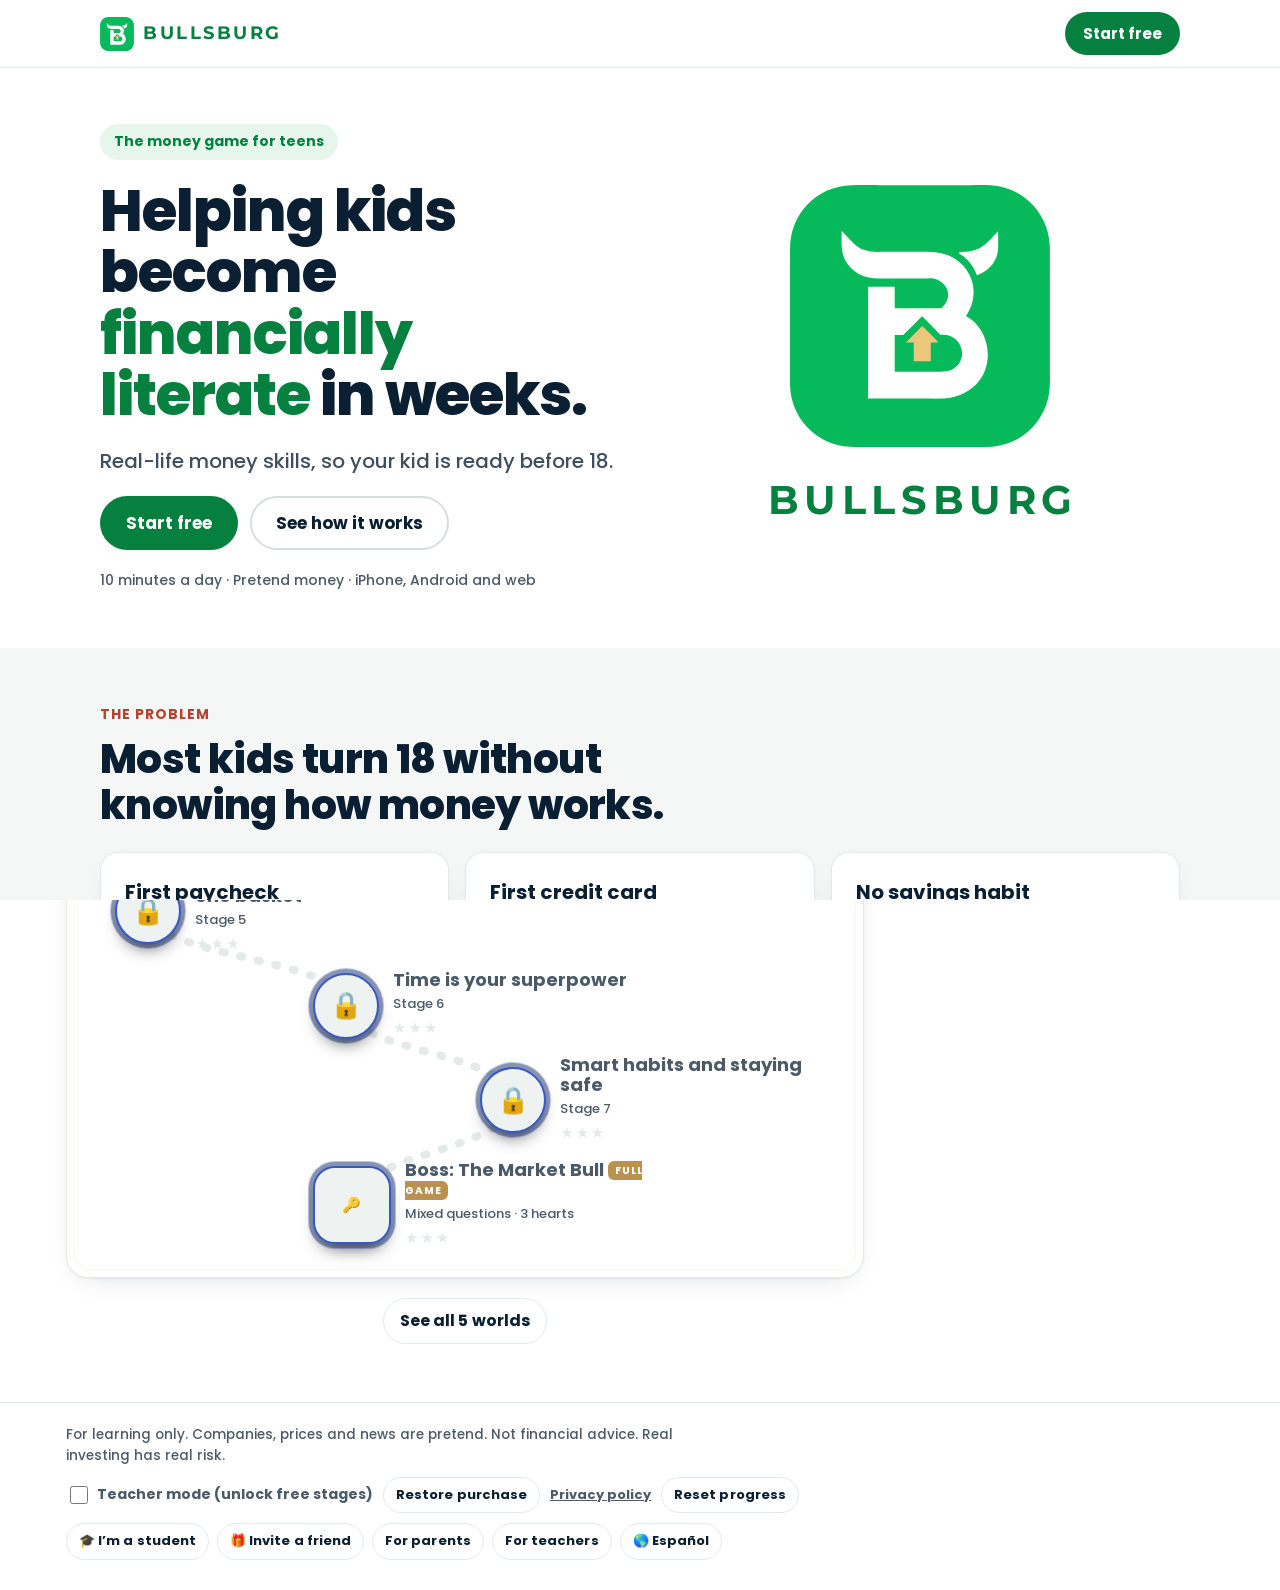
<file: index.html>
<!doctype html><html lang="en"><head><meta charset="utf-8">
<meta name="viewport" content="width=device-width,initial-scale=1,viewport-fit=cover">
<title>Bullsburg: Money &amp; Investing Game</title><meta name="description" content="Bullsburg is a game that teaches money skills and investing: budgeting, banking, credit, taxes, stocks and options, all with pretend money. Free to start, with W!SE prep for schools.">
<meta http-equiv="Content-Security-Policy" content="default-src 'self'; script-src 'self' 'unsafe-inline'; style-src 'self' 'unsafe-inline'; img-src 'self' data: blob:; font-src 'self'; connect-src 'self' https://nvjlgiohvctocgbpegvi.supabase.co; media-src 'self' blob:; object-src 'none'; base-uri 'none'; form-action 'none'">
<meta name="referrer" content="no-referrer"><meta name="theme-color" content="#FFFFFF"><link rel="stylesheet" href="fonts.css"><link rel="manifest" href="manifest.json"><link rel="icon" type="image/png" sizes="48x48" href="/bullsburg-icon-48.png"><link rel="icon" type="image/png" sizes="96x96" href="/bullsburg-icon-96.png"><link rel="icon" type="image/png" sizes="192x192" href="/bullsburg-icon-192.png"><link rel="icon" href="/favicon.ico" sizes="any"><link rel="apple-touch-icon" href="/apple-touch-icon.png"><link rel="canonical" href="https://bullsburg.com/"><meta property="og:title" content="Bullsburg: Money &amp; Investing Game"><meta property="og:description" content="Learn money skills and investing by playing, with pretend money."><meta property="og:image" content="https://bullsburg.com/icon-512.png"><meta property="og:url" content="https://bullsburg.com/"><meta property="og:type" content="website"><script type="application/ld+json">{"@context": "https://schema.org", "@type": "Organization", "name": "Bullsburg", "legalName": "Bullsburg LLC", "url": "https://bullsburg.com/", "logo": "https://bullsburg.com/icon-512.png"}</script>
<style>:root{color-scheme:light;padding-top:env(safe-area-inset-top,0px);padding-bottom:env(safe-area-inset-bottom,0px)}body{margin:0;font:14px system-ui,sans-serif;-webkit-text-size-adjust:100%}img{max-width:100%}[hidden]{display:none!important}</style>
<script>window.TT_BUILD='web';window.TT_STORE_LINKS={"apple": "https://apps.apple.com/app/id6833590463", "google": "https://play.google.com/store/apps/details?id=com.bullsburg.app"};window.TT_ADS={};window.TT_SB={"url": "https://nvjlgiohvctocgbpegvi.supabase.co", "key": "sb_publishable_uY-81hCWhNXbnreZKwT7Tg_USO1Wljj", "google": true};window.TT_SITE="https://bullsburg.com";</script></head><body>


<style>
/* Layout: a game map of stages (two worlds), with sticky HUD + tab rail; each lab is a workbench of instrument + readout. */
:root, :root[data-theme="dark"], :root[data-theme="light"] {
  --bg: #FFFFFF; --surface: #FFFFFF; --surface2: #F4F7F6; --ink: #0B1F33; --muted: #4A5A68; --line: #E3EAE7; --grid: rgba(5,128,63,.06);
  --accent: #05803F; --accent-ink: #FFFFFF; --accent-soft: rgba(5,128,63,.08);
  --isle: #0E7C86; --isle-soft: rgba(14,124,134,.10);
  --sun: #BB914F; --sun-ink: #FFFFFF; --ma: #BB914F;
  --up: #0F7A4E; --down: #C2412F; --up-soft: rgba(15,122,78,.10); --down-soft: rgba(194,65,47,.10);
  --lock: #9AA7B0;
  --w1: #3559C7; --w3: #6B4BC4; --w3-soft: rgba(107,75,196,.10); --w4: #C2622A; --w4-soft: rgba(194,98,42,.10); --w5: #A27A2F; --w5-soft: rgba(187,145,79,.12);
  --gold: linear-gradient(135deg, #D9B878 0%, #BB914F 55%, #9C7438 100%);
  --shadow: 0 1px 2px rgba(11,31,51,.06), 0 10px 30px -18px rgba(11,31,51,.25);
  --f-display: "Poppins", "Segoe UI", system-ui, sans-serif;
  --f-body: "Poppins", "Segoe UI", system-ui, sans-serif;
  --f-mono: "Poppins", "Segoe UI", system-ui, sans-serif;
  --r: 18px; color-scheme: light;
}

* { box-sizing: border-box; }
body { background: var(--bg); color: var(--ink); font-family: var(--f-body); font-size: 16px; line-height: 1.55; }
body::before { content: ""; position: fixed; inset: 0 0 auto; height: env(safe-area-inset-top, 0px); z-index: 30; background: var(--surface); }
.wrap { max-width: 1180px; margin: 0 auto; padding-left: max(16px, env(safe-area-inset-left, 0px)); padding-right: max(16px, env(safe-area-inset-right, 0px)); }
h1, h2, h3, h4 { font-family: var(--f-display); line-height: 1.1; margin: 0; text-wrap: balance; letter-spacing: -.01em; }
p { margin: 0; }
button { font: inherit; color: inherit; cursor: pointer; }
button:focus-visible, input:focus-visible, a:focus-visible { outline: 3px solid var(--accent); outline-offset: 2px; }
.mono { font-family: var(--f-mono); font-variant-numeric: tabular-nums; }
.muted { color: var(--muted); }
.eyebrow { font-family: var(--f-mono); font-size: 11.5px; letter-spacing: .12em; text-transform: uppercase; color: var(--muted); font-weight: 700; }

/* HUD */
.hud { position: sticky; top: env(safe-area-inset-top, 0px); z-index: 20; background: var(--surface); border-bottom: 1px solid var(--line); }
.hud-row { display: flex; align-items: center; gap: 14px; padding-block: 10px; flex-wrap: wrap; }
.logo { display: flex; align-items: center; gap: 10px; text-decoration: none; color: var(--ink); }
.logo svg { flex: none; }
.logo b { font-family: var(--f-display); font-size: 25px; font-weight: 800; letter-spacing: -.02em; }
.player { display: flex; align-items: center; gap: 12px; margin-left: auto; min-width: 0; }
.lvl-badge { width: 44px; height: 44px; border-radius: 50%; display: grid; place-items: center; background: var(--sun); color: var(--sun-ink); font-family: var(--f-display); font-weight: 800; font-size: 20px; box-shadow: inset 0 -3px 0 rgba(0,0,0,.15); flex: none; }
.xpbox { min-width: 0; width: clamp(140px, 22vw, 240px); }
.xpbox .rank { font-family: var(--f-display); font-weight: 700; font-size: 16px; line-height: 1.1; white-space: nowrap; overflow: hidden; text-overflow: ellipsis; }
.xpbar { height: 10px; border-radius: 99px; background: var(--surface2); border: 1px solid var(--line); overflow: hidden; margin-top: 4px; }
.xpbar i { display: block; height: 100%; width: 0; background: linear-gradient(90deg, var(--sun), var(--ma)); border-radius: 99px; transition: width .6s cubic-bezier(.2,.8,.2,1); }
.xpnum { font-size: 11.5px; color: var(--muted); margin-top: 2px; }
.starcount { font-family: var(--f-display); font-weight: 800; font-size: 18px; display: flex; align-items: center; gap: 4px; color: var(--ink); }
.starcount span { color: var(--sun); font-size: 20px; }
.modes { display: inline-flex; border: 1px solid var(--line); border-radius: 99px; padding: 3px; background: var(--surface2); }
.modes button { border: 0; background: transparent; padding: 5px 12px; border-radius: 99px; font-size: 13.5px; font-weight: 700; color: var(--muted); }
.modes button[aria-pressed="true"] { background: var(--ink); color: var(--surface); }
.tabs { display: flex; gap: 6px; overflow-x: auto; padding-bottom: 10px; scrollbar-width: none; }
.tabs::-webkit-scrollbar { display: none; }
.tab { flex: none; border: 1px solid var(--line); background: var(--surface); padding: 7px 14px; border-radius: 99px; font-weight: 700; font-size: 14.5px; display: inline-flex; align-items: center; gap: 7px; color: var(--ink); }
.tab[aria-selected="true"] { background: var(--accent); border-color: var(--accent); color: var(--accent-ink); }
.tab.locked { color: var(--muted); border-style: dashed; }
.tab .lk { font-size: 12px; }

/* ticker tape */
.tape { overflow: hidden; border-bottom: 1px solid var(--line); background: var(--surface2); white-space: nowrap; }
.tape-in { display: inline-flex; gap: 34px; padding: 6px 0; animation: tape 48s linear infinite; font-family: var(--f-mono); font-size: 12.5px; }
.tape-in .u { color: var(--up); } .tape-in .d { color: var(--down); }
@keyframes tape { from { transform: translateX(0); } to { transform: translateX(-50%); } }

main { padding-block: 22px 40px; }
.view[hidden] { display: none !important; }
.card { background: var(--surface); border: 1px solid var(--line); border-radius: var(--r); box-shadow: var(--shadow); padding: 18px; min-width: 0; }
.btn { border: 0; border-radius: 12px; padding: 10px 16px; font-weight: 700; background: var(--accent); color: var(--accent-ink); box-shadow: inset 0 -3px 0 rgba(0,0,0,.18); }
.btn:active { transform: translateY(1px); box-shadow: inset 0 -1px 0 rgba(0,0,0,.18); }
.btn.ghost { background: var(--surface2); color: var(--ink); border: 1px solid var(--line); box-shadow: none; }
.btn.sun { background: var(--sun); color: var(--sun-ink); }
.btn.up { background: var(--up); color: #fff; } .btn.down { background: var(--down); color: #fff; }
.btn:disabled { opacity: .5; cursor: not-allowed; }
.seg { display: inline-flex; border: 1px solid var(--line); border-radius: 11px; padding: 3px; background: var(--surface2); gap: 2px; flex-wrap: wrap; }
.seg button { border: 0; background: transparent; padding: 6px 12px; border-radius: 8px; font-weight: 700; font-size: 14px; color: var(--muted); }
.seg button[aria-pressed="true"] { background: var(--surface); color: var(--ink); box-shadow: 0 1px 3px rgba(0,0,0,.12); }
.row { display: flex; gap: 10px; align-items: center; flex-wrap: wrap; }
canvas { display: block; width: 100%; touch-action: pan-y; }

/* MAP */
.map-head { display: flex; justify-content: space-between; align-items: end; gap: 16px; flex-wrap: wrap; margin-bottom: 18px; }
.map-head h1 { font-size: clamp(30px, 5vw, 46px); font-weight: 800; }
.map-head p { max-width: 54ch; color: var(--muted); margin-top: 6px; }
.how { border: 1px solid var(--line); border-radius: 18px; background: var(--surface); padding: 14px 16px; margin: 0 0 18px; }
.how > summary { cursor: pointer; font-weight: 700; color: var(--accent); list-style: none; display: flex; align-items: center; gap: 8px; min-height: 28px; }
.how > summary::-webkit-details-marker { display: none; }
.how > summary::before { content: 'ⓘ'; font-size: 18px; }
.how > summary::after { content: '▾'; margin-left: auto; transition: transform .2s; }
.how[open] > summary::after { transform: rotate(180deg); }
.how-grid { display: grid; grid-template-columns: repeat(auto-fit, minmax(220px, 1fr)); gap: 10px; margin-top: 12px; }
.how-i { text-align: left; display: flex; flex-direction: column; gap: 4px; padding: 12px 14px; border-radius: 14px; border: 1px solid var(--line); background: var(--surface2); color: var(--ink); font: inherit; cursor: pointer; }
.how-i:hover, .how-i:focus-visible { border-color: var(--accent); }
.how-i b { font-size: 16px; }
.how-i span { color: var(--muted); font-size: 14px; line-height: 1.45; }
.how-foot { color: var(--muted); font-size: 14px; margin: 12px 0 10px; }
.map-grid { display: grid; grid-template-columns: minmax(0, 1fr) 330px; gap: 20px; align-items: start; }
@media (max-width: 900px) { .map-grid { grid-template-columns: 1fr; } }
.world { border-radius: 20px; padding: 18px 18px 26px; margin-bottom: 20px; position: relative; overflow: hidden; border: 1px solid var(--line); background: var(--surface); box-shadow: var(--shadow); }
.world.w1 { background: linear-gradient(180deg, var(--accent-soft), transparent 60%), var(--surface); }
.world.w2 { background: linear-gradient(180deg, var(--isle-soft), transparent 60%), var(--surface); }
.world-top { display: flex; justify-content: space-between; align-items: center; gap: 12px; flex-wrap: wrap; position: relative; z-index: 2; }
.world-top h2 { font-size: 28px; font-weight: 800; }
.world.w2 .world-top h2 { color: var(--isle); }
.world.w1 .world-top h2 { color: var(--accent); }
.world-lock { position: absolute; inset: 0; z-index: 5; display: grid; place-items: center; background: color-mix(in srgb, var(--surface) 72%, transparent); backdrop-filter: blur(2px); text-align: center; padding: 20px; }
.world-lock div { max-width: 34ch; font-weight: 700; }
.path { position: relative; margin-top: 10px; }
.path svg.trail { position: absolute; inset: 0; width: 100%; height: 100%; pointer-events: none; z-index: 0; overflow: visible; }
.node { position: relative; z-index: 1; display: flex; align-items: center; gap: 14px; width: min(330px, calc(100% - var(--x))); margin-left: var(--x); margin-top: 14px; border: 0; background: none; text-align: left; padding: 0; }
.node .disc { flex: none; width: 66px; height: 66px; border-radius: 50%; display: grid; place-items: center; font-family: var(--f-display); font-weight: 800; font-size: 26px; background: var(--surface); border: 4px solid var(--accent); color: var(--accent); box-shadow: 0 5px 0 color-mix(in srgb, var(--accent) 55%, #000 20%); transition: transform .15s; }
.w2 .node .disc { border-color: var(--isle); color: var(--isle); box-shadow: 0 5px 0 color-mix(in srgb, var(--isle) 55%, #000 20%); }
.node.done .disc { background: var(--accent); color: var(--accent-ink); }
.w2 .node.done .disc { background: var(--isle); color: var(--accent-ink); }
.world.w3 { background: linear-gradient(180deg, var(--w3-soft), transparent 60%), var(--surface); }
.world.w3 .world-top h2 { color: var(--w3); }
.w3 .node .disc { border-color: var(--w3); color: var(--w3); box-shadow: 0 5px 0 color-mix(in srgb, var(--w3) 55%, #000 20%); }
.w3 .node.done .disc { background: var(--w3); color: var(--accent-ink); }
.world.w4 { background: linear-gradient(180deg, var(--w4-soft), transparent 60%), var(--surface); }
.world.w4 .world-top h2 { color: var(--w4); }
.w4 .node .disc { border-color: var(--w4); color: var(--w4); box-shadow: 0 5px 0 color-mix(in srgb, var(--w4) 55%, #000 20%); }
.w4 .node.done .disc { background: var(--w4); color: var(--accent-ink); }
.world.w5 { background: linear-gradient(180deg, var(--w5-soft), transparent 60%), var(--surface); }
.world.w5 .world-top h2 { color: var(--w5); }
.w5 .node .disc { border-color: var(--w5); color: var(--w5); box-shadow: 0 5px 0 color-mix(in srgb, var(--w5) 55%, #000 20%); }
.w5 .node.done .disc { background: var(--w5); color: var(--accent-ink); }
.node.next .disc { animation: bob 1.6s ease-in-out infinite; }
.node.locked .disc { border-color: var(--lock); color: var(--lock); box-shadow: 0 5px 0 var(--line); background: var(--surface2); }
.node.boss .disc { width: 78px; height: 78px; border-radius: 22px; font-size: 15px; letter-spacing: .04em; }
.node:hover:not(.locked) .disc { transform: translateY(-2px); }
.node .lbl b { display: block; font-family: var(--f-display); font-size: 18px; line-height: 1.15; }
.node .lbl small { color: var(--muted); font-size: 13px; }
.node.locked .lbl { color: var(--muted); }
.stars { color: var(--sun); letter-spacing: 2px; font-size: 15px; }
.stars .off { color: var(--line); }
@keyframes bob { 0%,100% { transform: translateY(0); } 50% { transform: translateY(-5px); } }
.side h3 { font-size: 22px; margin-bottom: 10px; }
.mission { display: grid; grid-template-columns: 26px 1fr auto; gap: 10px; align-items: start; padding: 10px 0; border-top: 1px dashed var(--line); }
.mission:first-of-type { border-top: 0; }
.mission .ck { width: 24px; height: 24px; border-radius: 7px; border: 2px solid var(--line); display: grid; place-items: center; font-weight: 800; font-size: 14px; }
.mission.got .ck { background: var(--up); border-color: var(--up); color: #fff; }
.mission b { display: block; font-size: 15px; } .mission small { color: var(--muted); font-size: 13px; display: block; line-height: 1.35; }
.mission .xp { font-family: var(--f-mono); font-size: 12px; font-weight: 700; color: var(--ma); white-space: nowrap; }
.ranks { margin-top: 18px; }
.rankrow { display: flex; justify-content: space-between; gap: 8px; font-size: 14px; padding: 4px 0; color: var(--muted); }
.rankrow.me { color: var(--ink); font-weight: 700; }
.rankrow.me::before { content: "▶"; color: var(--sun); margin-right: 6px; }

/* STAGE */
.stage { max-width: 860px; margin: 0 auto; }
.stage-top { display: flex; align-items: center; gap: 12px; flex-wrap: wrap; margin-bottom: 14px; }
.stage h2 { font-size: clamp(28px, 4.4vw, 40px); font-weight: 800; margin-top: 4px; }
.lesson-text { font-size: 18px; line-height: 1.65; max-width: 66ch; margin-top: 14px; display: grid; gap: 12px; }
.lesson-text strong { background: linear-gradient(transparent 60%, color-mix(in srgb, var(--sun) 55%, transparent) 60%); }
.terms { display: flex; flex-wrap: wrap; gap: 8px; margin-top: 16px; }
.terms span { font-size: 13px; font-weight: 700; padding: 4px 10px; border-radius: 99px; background: var(--surface2); border: 1px solid var(--line); }
.widget { margin-top: 20px; background: var(--surface2); border: 1px solid var(--line); border-radius: var(--r); padding: 16px; }
.widget h4 { font-size: 19px; margin-bottom: 8px; }
.quiz { margin-top: 22px; }
.qhead { display: flex; justify-content: space-between; align-items: center; gap: 10px; flex-wrap: wrap; }
.hearts { font-size: 22px; color: var(--down); letter-spacing: 3px; }
.hearts .gone { color: var(--line); }
.qcard { margin-top: 12px; }
.qcard .q { font-family: var(--f-display); font-size: 23px; font-weight: 700; line-height: 1.25; }
.warm { margin: 6px 0 14px; border: 2px dashed var(--line); }
.warm .opt.picked { outline: 2px solid var(--accent); outline-offset: 1px; }
.warm .qhead { display: flex; justify-content: space-between; align-items: center; }
.opts { display: grid; gap: 10px; margin-top: 14px; }
.opt { text-align: left; border: 2px solid var(--line); background: var(--surface); border-radius: 13px; padding: 12px 14px; font-size: 16.5px; font-weight: 700; box-shadow: 0 3px 0 var(--line); display: flex; gap: 12px; align-items: center; }
.opt .k { flex: none; width: 28px; height: 28px; border-radius: 8px; display: grid; place-items: center; background: var(--surface2); border: 1px solid var(--line); font-family: var(--f-mono); font-size: 13px; }
.opt:hover:not(:disabled) { border-color: var(--accent); }
.opt.right { border-color: var(--up); background: var(--up-soft); box-shadow: 0 3px 0 var(--up); }
.opt.wrong { border-color: var(--down); background: var(--down-soft); box-shadow: 0 3px 0 var(--down); }
.opt:disabled { cursor: default; }
.why { margin-top: 12px; padding: 12px 14px; border-radius: 12px; font-size: 15.5px; }
.why.ok { background: var(--up-soft); } .why.no { background: var(--down-soft); }
.why b { display: block; font-family: var(--f-display); font-size: 18px; }
.sh-bar { display: flex; gap: 12px; align-items: center; justify-content: space-between; flex-wrap: wrap; margin: 16px 0 6px; }
.sh-bar .modes button { padding: 7px 14px; }
.sh-stage { background: var(--surface); border: 1px solid var(--line); border-radius: var(--r); margin-top: 12px; padding: 0 16px; box-shadow: var(--shadow); }
.sh-stage summary { list-style: none; cursor: pointer; display: flex; justify-content: space-between; align-items: center; gap: 12px; padding: 14px 0; }
.sh-stage summary::-webkit-details-marker { display: none; }
.sh-stage summary b { display: block; font-family: var(--f-display); font-size: 19px; margin-top: 2px; }
.sh-stage summary::after { content: '▾'; color: var(--muted); transition: transform .2s; }
.sh-stage[open] summary::after { transform: rotate(180deg); }
.sh-count { font-size: 13px; color: var(--muted); white-space: nowrap; margin-left: auto; } .sh-count em { color: var(--sun); font-style: normal; font-weight: 700; }
.sh-list { display: grid; gap: 10px; padding-bottom: 6px; }
.sh-q { border: 1px solid var(--line); border-radius: 12px; padding: 12px 14px; background: var(--surface2); }
.sh-q.miss { border-color: var(--sun); }
.sh-q .q { font-weight: 700; font-size: 16px; line-height: 1.35; }
.sh-q .a { margin-top: 8px; display: flex; gap: 8px; color: var(--up); font-weight: 700; } .sh-q .a span { flex: none; }
.sh-q .w { margin-top: 6px; font-size: 14.5px; color: var(--muted); }
.sh-q .tag { display: inline-block; margin-top: 8px; font-size: 12px; font-weight: 700; padding: 3px 9px; border-radius: 99px; background: var(--down-soft); }
.sh-stage:last-child { margin-bottom: 8px; }
.qprog { height: 8px; background: var(--surface2); border-radius: 99px; border: 1px solid var(--line); overflow: hidden; margin-top: 10px; }
.qprog i { display: block; height: 100%; background: var(--accent); transition: width .35s; }
.win { text-align: center; padding: 26px 16px; }
.win .big { font-size: 54px; color: var(--sun); letter-spacing: 6px; line-height: 1; }
.win h3 { font-size: 32px; margin-top: 10px; }
.win p { color: var(--muted); margin-top: 6px; }
.win .row { justify-content: center; margin-top: 18px; }

/* LABS */
.lab-head { display: flex; justify-content: space-between; gap: 16px; align-items: end; flex-wrap: wrap; margin-bottom: 16px; }
.lab-head h1 { font-size: clamp(28px, 4.4vw, 40px); font-weight: 800; }
.lab-head p { color: var(--muted); max-width: 60ch; margin-top: 4px; }
.lab-grid { display: grid; grid-template-columns: minmax(0, 1fr) 310px; gap: 18px; align-items: start; }
@media (max-width: 920px) { .lab-grid { grid-template-columns: 1fr; } }
.toolbar { display: flex; gap: 10px; flex-wrap: wrap; align-items: center; margin-bottom: 12px; }
.readout { margin-top: 10px; padding: 10px 12px; border-radius: 11px; background: var(--surface2); font-size: 14.5px; min-height: 48px; }
.readout .mono { font-size: 13px; }
.chk { display: inline-flex; align-items: center; gap: 6px; font-weight: 700; font-size: 14px; }
.chk input { width: 18px; height: 18px; accent-color: var(--accent); }
.anat svg { width: 100%; height: auto; max-width: 280px; display: block; margin: 0 auto; }
.anat ul { margin: 10px 0 0; padding-left: 18px; font-size: 14.5px; display: grid; gap: 4px; }
.game-card { margin-top: 18px; }
.game-row { display: grid; grid-template-columns: minmax(0, 1fr) 260px; gap: 16px; align-items: center; }
@media (max-width: 760px) { .game-row { grid-template-columns: 1fr; } }
.choices { display: grid; gap: 8px; }
.choices .btn { width: 100%; font-size: 16px; padding: 12px; }
.scorebar { display: flex; gap: 16px; font-family: var(--f-display); font-weight: 800; font-size: 18px; margin-bottom: 8px; }
.scorebar span { color: var(--muted); font-weight: 600; font-size: 14px; display: block; font-family: var(--f-body); }
.fb { margin-top: 10px; font-weight: 700; min-height: 24px; }
.fb.ok { color: var(--up); } .fb.no { color: var(--down); }

/* market */
.mkt-bar { display: flex; gap: 12px; align-items: center; flex-wrap: wrap; margin-bottom: 14px; }
.daychip { font-family: var(--f-display); font-weight: 800; font-size: 22px; padding: 4px 14px; border-radius: 12px; background: var(--surface); border: 1px solid var(--line); }
.mkt-grid { display: grid; grid-template-columns: 290px minmax(0, 1fr); gap: 18px; align-items: start; }
@media (max-width: 900px) { .mkt-grid { grid-template-columns: 1fr; } }
.stocklist { display: grid; gap: 8px; }
.stk { display: grid; grid-template-columns: 44px 1fr 74px; gap: 10px; align-items: center; text-align: left; border: 2px solid var(--line); background: var(--surface); border-radius: 13px; padding: 9px 10px; }
.stk[aria-pressed="true"] { border-color: var(--accent); box-shadow: 0 0 0 3px var(--accent-soft); }
.stk .tk { width: 44px; height: 44px; border-radius: 11px; display: grid; place-items: center; font-family: var(--f-display); font-weight: 800; font-size: 18px; color: #fff; }
.stk b { font-size: 14.5px; display: block; line-height: 1.2; }
.stk small { font-family: var(--f-mono); font-size: 12px; }
.stk canvas { height: 30px; }
.u { color: var(--up); } .d { color: var(--down); }
.trade { display: grid; grid-template-columns: repeat(auto-fit, minmax(150px, 1fr)); gap: 10px; align-items: end; margin-top: 12px; }
.field label { display: block; font-size: 12.5px; font-weight: 700; color: var(--muted); margin-bottom: 4px; }
.field input[type=number], .field input[type=search], .field input[type=text] { width: 100%; padding: 9px 11px; border-radius: 10px; border: 1px solid var(--line); background: var(--surface); color: var(--ink); font: 600 16px var(--f-mono); }
.status { margin-top: 10px; font-weight: 700; min-height: 22px; }
.stats { display: grid; grid-template-columns: repeat(auto-fit, minmax(130px, 1fr)); gap: 10px; }
.stat { background: var(--surface2); border-radius: 12px; padding: 10px 12px; border: 1px solid var(--line); }
.stat span { display: block; font-size: 12px; font-weight: 700; color: var(--muted); text-transform: uppercase; letter-spacing: .06em; }
.stat b { font-family: var(--f-mono); font-size: 18px; font-variant-numeric: tabular-nums; }
.tbl-wrap { overflow-x: auto; margin-top: 12px; }
table { width: 100%; border-collapse: collapse; font-size: 14px; }
th, td { padding: 8px 8px; text-align: right; border-bottom: 1px solid var(--line); white-space: nowrap; }
th:first-child, td:first-child { text-align: left; }
th { font-size: 12px; color: var(--muted); text-transform: uppercase; letter-spacing: .05em; }
td { font-family: var(--f-mono); font-variant-numeric: tabular-nums; }
.news { list-style: none; margin: 0; padding: 0; display: grid; gap: 8px; }
.news li { font-size: 14px; padding: 8px 10px; border-radius: 10px; background: var(--surface2); border-left: 4px solid var(--line); }
.news li.u { border-left-color: var(--up); color: var(--ink); } .news li.d { border-left-color: var(--down); color: var(--ink); }
.news li small { font-family: var(--f-mono); color: var(--muted); margin-right: 6px; }

/* options lab */
.opt-grid { display: grid; grid-template-columns: 320px minmax(0, 1fr); gap: 18px; align-items: start; }
@media (max-width: 920px) { .opt-grid { grid-template-columns: 1fr; } }
.ctrl { display: grid; gap: 12px; }
.ctrl .two { display: grid; grid-template-columns: 1fr 1fr; gap: 10px; }
.slider label { display: flex; justify-content: space-between; font-size: 13px; font-weight: 700; color: var(--muted); }
.slider label b { font-family: var(--f-mono); color: var(--ink); }
input[type=range] { width: 100%; accent-color: var(--accent); }
.explain { margin-top: 12px; padding: 14px; border-radius: 12px; background: var(--surface2); font-size: 16px; line-height: 1.55; }
.explain .pl { font-family: var(--f-display); font-size: 24px; font-weight: 800; display: block; }
.legend { display: flex; gap: 14px; flex-wrap: wrap; font-size: 13px; color: var(--muted); margin-top: 8px; }
.legend i { display: inline-block; width: 18px; height: 3px; vertical-align: middle; margin-right: 5px; border-radius: 2px; }
.chips { display: flex; gap: 6px; flex-wrap: wrap; }
.chip { border: 1px solid var(--line); background: var(--surface); padding: 5px 11px; border-radius: 99px; font-size: 13px; font-weight: 700; }

/* words */
.words { display: grid; grid-template-columns: repeat(auto-fill, minmax(260px, 1fr)); gap: 12px; margin-top: 14px; }
.word { background: var(--surface); border: 1px solid var(--line); border-radius: 13px; padding: 14px; }
.word b { font-family: var(--f-display); font-size: 19px; display: block; }
.word .tag { font-family: var(--f-mono); font-size: 10.5px; letter-spacing: .1em; text-transform: uppercase; color: var(--muted); }
.word p { font-size: 14.5px; margin-top: 4px; }

/* locked lab screen */
.lockscreen { text-align: center; padding: 50px 16px; max-width: 520px; margin: 0 auto; }
.ob-who { display: flex; align-items: center; flex-wrap: wrap; gap: 8px; margin-top: 12px; }
.ob-w { font: inherit; font-size: 14px; padding: 7px 14px; border-radius: 999px; border: 1px solid var(--line, rgba(255,255,255,.18)); background: transparent; color: inherit; cursor: pointer; }
.ob-w.on { background: var(--sun, #E3C179); color: #10261F; border-color: transparent; font-weight: 700; }
.ob-goals { display: grid; gap: 10px; margin-top: 14px; }
.ob-goal { font: inherit; text-align: left; display: grid; grid-template-columns: 40px 1fr; column-gap: 10px; align-items: center; padding: 12px 14px; border-radius: 16px; border: 1px solid var(--line, rgba(255,255,255,.18)); background: rgba(255,255,255,.04); color: inherit; cursor: pointer; }
.ob-goal:hover, .ob-goal:focus-visible { border-color: var(--sun, #E3C179); }
.ob-goal span { grid-row: span 2; font-size: 28px; text-align: center; }
.ob-goal b { font-size: 17px; } .ob-goal small { opacity: .8; font-size: 13px; }
.ob-main { border-color: var(--sun, #E3C179); background: color-mix(in srgb, var(--sun, #E3C179) 14%, transparent); padding: 16px; }
.ob-main b { font-size: 19px; }
.ob-or { margin: 16px 0 8px; }
.ob-alt { display: grid; grid-template-columns: repeat(3, 1fr); gap: 8px; }
.ob-mini { grid-template-columns: 1fr; text-align: center; justify-items: center; row-gap: 4px; padding: 10px 6px; }
.ob-mini span { grid-row: auto; font-size: 24px; } .ob-mini b { font-size: 14px; line-height: 1.2; }
.linkish { font: inherit; font-size: 13px; background: none; border: 0; color: var(--muted, #A9BCB2); text-decoration: underline; cursor: pointer; padding: 6px; }
.allw { display: block; margin: 4px auto 18px; }
.lpager { display: grid; gap: 12px; margin: 18px 0 8px; max-width: 66ch; }
.lp-dots { display: flex; gap: 6px; } .lp-dots i { width: 22px; height: 6px; border-radius: 99px; background: var(--line); } .lp-dots i.on { background: var(--sun, #E3C179); }
#continue { white-space: normal; text-align: left; }
.lockscreen .pad { font-size: 54px; line-height: 1; }
.lockscreen h2 { font-size: 30px; margin-top: 10px; }
.lockscreen p { color: var(--muted); margin-top: 8px; }

/* overlays */
.toast { position: fixed; left: 50%; bottom: calc(18px + env(safe-area-inset-bottom, 0px)); transform: translateX(-50%) translateY(140%); background: var(--ink); color: var(--surface); padding: 11px 18px; border-radius: 12px; font-weight: 700; z-index: 60; transition: transform .3s, visibility .3s; max-width: calc(100% - 32px); text-align: center; visibility: hidden; }
.toast.show { transform: translateX(-50%) translateY(0); visibility: visible; }
.xp-pop { position: fixed; z-index: 70; pointer-events: none; font-family: var(--f-display); font-weight: 800; font-size: 22px; color: var(--ma); text-shadow: 0 2px 0 var(--surface); animation: pop 1.1s ease-out forwards; }
@keyframes pop { 0% { opacity: 0; transform: translate(-50%, 0) scale(.7); } 15% { opacity: 1; transform: translate(-50%, -8px) scale(1.1); } 100% { opacity: 0; transform: translate(-50%, -60px) scale(1); } }
.levelup { position: fixed; inset: 0; z-index: 80; display: grid; place-items: center; background: rgba(8,14,28,.55); padding: 16px; }
.levelup[hidden] { display: none; }
.levelup .box { background: var(--surface); border-radius: 22px; padding: 28px 24px; text-align: center; max-width: 380px; width: 100%; box-shadow: 0 30px 60px -20px rgba(0,0,0,.5); position: relative; animation: zoom .4s cubic-bezier(.2,1.4,.4,1); }
.levelup .lv { width: 96px; height: 96px; margin: -70px auto 6px; border-radius: 50%; background: var(--sun); color: var(--sun-ink); display: grid; place-items: center; font-family: var(--f-display); font-weight: 800; font-size: 46px; border: 6px solid var(--surface); }
.levelup h2 { font-size: 34px; } .levelup p { color: var(--muted); margin: 6px 0 16px; }
@keyframes zoom { from { transform: scale(.6); opacity: 0; } to { transform: scale(1); opacity: 1; } }
.pw .box { text-align: left; max-width: 430px; max-height: calc(100dvh - 24px); overflow-y: auto; overscroll-behavior: contain; }
.pw .box h2 { font-size: 30px; }
.pw .price { font-family: var(--f-display); font-weight: 800; font-size: 40px; color: var(--ink); line-height: 1; }
.pw .price small { font-size: 15px; color: var(--muted); font-weight: 600; margin-left: 6px; }
.plans { display: grid; grid-template-columns: 1fr 1fr; gap: 10px; margin-top: 14px; }
.plan { text-align: left; border: 1.5px solid var(--line); background: var(--surface2); color: var(--ink); border-radius: 14px; padding: 12px 14px; display: flex; flex-direction: column; gap: 4px; }
.plan.on { border-color: var(--sun); box-shadow: 0 0 0 3px rgba(242,212,136,.18); }
.plan .pl-name { font-weight: 700; font-size: 14px; display: flex; gap: 6px; align-items: center; flex-wrap: wrap; }
.plan .pl-name i { font-style: normal; font-size: 11px; font-weight: 800; padding: 2px 7px; border-radius: 99px; background: var(--sun); color: var(--sun-ink); }
.plan .pl-price { font-family: var(--f-display); font-size: 26px; font-weight: 800; } .plan .pl-price small { font-size: 14px; color: var(--muted); font-weight: 600; }
.plan .pl-note { font-size: 12.5px; color: var(--muted); }
.sub-terms { font-size: 11.5px; line-height: 1.45; } .sub-terms a { color: inherit; text-decoration: underline; }
.pw ul { margin: 12px 0 16px; padding-left: 0; list-style: none; display: grid; gap: 7px; }
.pw li { display: flex; gap: 9px; align-items: start; font-size: 15.5px; }
.pw li::before { content: "\2713"; flex: none; width: 22px; height: 22px; border-radius: 6px; background: var(--up-soft); color: var(--up); display: grid; place-items: center; font-weight: 800; font-size: 13px; }
.pw .actions { display: grid; gap: 8px; }
.pw .actions .btn { width: 100%; padding: 13px; font-size: 16.5px; }
.pw .gateq { font-family: var(--f-display); font-size: 22px; font-weight: 700; margin: 10px 0; line-height: 1.25; }
.pw .err { color: var(--down); font-weight: 700; min-height: 22px; margin-top: 6px; }
.pw .fine { font-size: 12.5px; color: var(--muted); margin-top: 10px; }
.fullchip { font-family: var(--f-mono); font-size: 10.5px; font-weight: 700; letter-spacing: .08em; text-transform: uppercase; padding: 2px 7px; border-radius: 6px; background: var(--sun); color: var(--sun-ink); margin-left: 4px; vertical-align: 2px; }
#confetti { position: fixed; inset: 0; z-index: 75; pointer-events: none; width: 100%; height: 100%; }
footer { border-top: 1px solid var(--line); padding-block: 22px 30px; color: var(--muted); font-size: 13.5px; }
footer .row { justify-content: space-between; }
@media (prefers-reduced-motion: reduce) { .tape-in, .node.next .disc { animation: none; } .xp-pop { animation-duration: .01s; } .levelup .box { animation: none; } }
@media (max-width: 560px) { .xpbox { width: 120px; } .logo b { font-size: 21px; } .hud-row { gap: 10px; } .modes button { padding: 5px 9px; font-size: 12.5px; } .node .disc { width: 56px; height: 56px; font-size: 22px; } }
.daychip { display: inline-flex; flex-direction: column; line-height: 1.1; }
.daychip small { font-size: 11px; color: var(--muted); font-weight: 500; }
.facts { display: grid; grid-template-columns: repeat(auto-fill, minmax(150px, 1fr)); gap: 6px 14px; margin-top: 12px; font-size: 13px; }
.facts span { display: block; color: var(--muted); font-size: 11.5px; font-weight: 700; text-transform: uppercase; letter-spacing: .05em; }
.facts b { font-family: var(--f-mono); font-size: 13px; font-weight: 700; }
.exps { display: flex; gap: 6px; overflow-x: auto; padding-bottom: 4px; max-width: 100%; }
.exps .chip { display: inline-flex; flex-direction: column; align-items: center; line-height: 1.15; flex: none; }
.exps .chip small { font-family: var(--f-mono); font-size: 10.5px; color: var(--muted); font-weight: 500; }
.exps .chip.on { background: var(--accent); border-color: var(--accent); color: var(--accent-ink); }
.exps .chip.on small { color: var(--accent-ink); }
table.chain tbody tr { cursor: pointer; }
table.chain tbody tr:hover td { background: var(--accent-soft); }
table.chain tr.itm td { background: var(--up-soft); }
table.chain tr.sel td { background: var(--accent-soft); box-shadow: inset 0 2px 0 var(--accent), inset 0 -2px 0 var(--accent); }
.ticket { margin-top: 14px; border: 2px solid var(--accent); border-radius: 14px; padding: 14px; background: var(--surface2); }
.ticket h4 { font-size: 20px; }
.ticket .stats { grid-template-columns: repeat(auto-fill, minmax(118px, 1fr)); }
.ticket .stat b { font-size: 15px; }
.btn.mini { padding: 5px 10px; font-size: 13px; }
.subh { font-size: 17px; margin: 16px 0 0; }
.avg-note { font-size: 13px; margin: 6px 0 0; }
td.empty { font-family: var(--f-body); color: var(--muted); text-align: left !important; white-space: normal; }
.orders { list-style: none; margin: 8px 0 0; padding: 0; display: grid; gap: 6px; font-size: 14px; }
.orders li { display: flex; justify-content: space-between; align-items: center; gap: 10px; padding: 8px 10px; border-radius: 10px; background: var(--surface2); }
.two-col { display: grid; grid-template-columns: 1fr 1fr; gap: 18px; }
@media (max-width: 760px) { .two-col { grid-template-columns: 1fr; } }
.lockmini { text-align: center; padding: 24px 10px; } .lockmini p { color: var(--muted); margin: 6px 0 12px; }

.xbar { margin-top: 12px; } .xb { display: flex; height: 18px; border-radius: 99px; overflow: hidden; background: var(--line); max-width: 520px; }
.xb span { display: block; height: 100%; transition: width .2s; } .xbar p { margin-top: 6px; font-size: 15px; }
.grad { text-align: left; } .grad h3 { text-align: center; } .grad ul { margin: 12px 0 0; padding-left: 20px; display: grid; gap: 6px; font-size: 15.5px; }
.cert { border: 3px double var(--w5); border-radius: 18px; padding: 22px 18px; text-align: center; background: var(--w5-soft); margin-bottom: 16px; }
.cert .eyebrow { color: var(--w5); } .cert h3 { font-size: 30px; margin-top: 6px; } .cert p { color: var(--muted); }
.coinbox { display: grid; gap: 10px; margin-top: 14px; }
.coin-row { display: flex; align-items: center; gap: 12px; border: 2px solid var(--line); border-radius: 16px; padding: 10px 12px; background: var(--surface); }
.coin-row .ci { font-size: 26px; line-height: 1; } .coin-row .ct { flex: 1; min-width: 0; } .coin-row .ct b { font-family: var(--f-display); font-size: 19px; display: block; } .coin-row .ct small { color: var(--muted); font-size: 13.5px; }
.coin-row.best { border-color: var(--sun); background: color-mix(in srgb, var(--sun) 12%, var(--surface)); } .coin-row .tagb { font-size: 11px; font-weight: 800; background: var(--sun); color: #2b1d00; border-radius: 99px; padding: 2px 8px; margin-left: 6px; vertical-align: middle; white-space: nowrap; display: inline-block; }
.coin-row .btn { white-space: nowrap; } .coin-sec { font-family: var(--f-display); font-weight: 800; font-size: 15px; color: var(--muted); margin-top: 6px; text-transform: uppercase; letter-spacing: .04em; }
#m-addcash { margin-left: auto; }

/* ============ LUXE: banker's-green vault, gold leaf, banknote engraving ============ */
body { background:
   radial-gradient(1200px 600px at 50% -10%, rgba(227,193,121,.10), transparent 60%),
   radial-gradient(900px 700px at 100% 110%, rgba(79,214,196,.06), transparent 60%), var(--bg); background-attachment: fixed; }
body::before { background: #0A1F1A; }
::selection { background: rgba(227,193,121,.35); }
h1, h2, h3, h4 { font-family: var(--f-display); font-weight: 700; letter-spacing: -.015em; font-optical-sizing: auto; }
.map-head h1, .lab-head h1 { font-weight: 800; letter-spacing: -.025em; background: var(--gold); -webkit-background-clip: text; background-clip: text; color: transparent; }
.eyebrow { font-family: var(--f-body); letter-spacing: .02em; text-transform: none; font-size: 13px; color: var(--accent); font-weight: 700; }
/* HUD */
.hud { background: rgba(10,31,26,.82); backdrop-filter: blur(14px) saturate(1.2); -webkit-backdrop-filter: blur(14px) saturate(1.2); border-bottom: 1px solid var(--line); box-shadow: 0 10px 30px -20px rgba(0,0,0,.9); }
.logo b { font-family: var(--f-display); font-weight: 800; letter-spacing: -.02em; background: var(--gold); -webkit-background-clip: text; background-clip: text; color: transparent; }
.lvl-badge { position: relative; background: radial-gradient(circle at 35% 30%, #FFF4CF, #E3C179 45%, #9C7230 100%); color: #2A1D05; font-family: var(--f-display);
  box-shadow: 0 0 0 2px #7A5620, 0 0 0 4px rgba(227,193,121,.35), 0 6px 14px -4px rgba(0,0,0,.7), inset 0 -3px 6px rgba(80,50,10,.45), inset 0 2px 3px rgba(255,255,255,.6); }
.lvl-badge::after { content: ""; position: absolute; inset: 3px; border-radius: 50%; border: 1px dashed rgba(90,60,15,.45); pointer-events: none; }
.xpbar { background: rgba(0,0,0,.35); border-color: var(--line); height: 9px; }
.xpbar i { background: linear-gradient(90deg, #B8893B, #F2D488 60%, #FFF3C8); box-shadow: 0 0 12px rgba(242,212,136,.45); }
.starcount span { color: #F2D488; text-shadow: 0 0 10px rgba(242,212,136,.5); }
.modes { background: rgba(0,0,0,.25); border-color: var(--line); }
.modes button[aria-pressed="true"] { background: var(--gold); color: #1B1404; }
.tab { background: transparent; border-color: var(--line); color: var(--ink); font-weight: 700; }
.tab:hover { border-color: rgba(227,193,121,.5); }
.tab[aria-selected="true"] { background: var(--gold); border-color: transparent; color: #1B1404; box-shadow: 0 6px 16px -8px rgba(227,193,121,.7); }
.tab.locked { color: #8AA398; }
.tape { background: #071712; border-bottom: 1px solid var(--line); }
.tape-in { color: #D9CFB8; }
/* surfaces */
.card { background: linear-gradient(180deg, rgba(255,236,190,.035), transparent 40%), var(--surface); border: 1px solid var(--line); box-shadow: var(--shadow); }
.btn { border-radius: 12px; background: var(--gold); color: #1B1404; font-weight: 700; letter-spacing: .005em;
  box-shadow: inset 0 1px 0 rgba(255,255,255,.55), inset 0 -2px 0 rgba(90,60,15,.35), 0 8px 18px -10px rgba(227,193,121,.65); }
.btn:hover { filter: brightness(1.05); }
.btn:active { transform: translateY(1px); box-shadow: inset 0 1px 0 rgba(255,255,255,.4), inset 0 -1px 0 rgba(90,60,15,.35); }
.btn.ghost { background: rgba(255,236,190,.04); color: var(--ink); border: 1px solid var(--line); box-shadow: none; }
.btn.ghost:hover { border-color: rgba(227,193,121,.55); background: rgba(227,193,121,.08); filter: none; }
.btn.sun { background: linear-gradient(135deg, #FFF3C8, #F2D488 45%, #D3A548); color: #1B1404; }
.btn.up { background: linear-gradient(180deg, #4FE6A6, #1FA670); color: #04200F; box-shadow: inset 0 1px 0 rgba(255,255,255,.4), 0 8px 18px -10px rgba(67,219,155,.7); }
.btn.down { background: linear-gradient(180deg, #FF8E84, #D9443A); color: #2A0503; box-shadow: inset 0 1px 0 rgba(255,255,255,.35), 0 8px 18px -10px rgba(255,122,112,.7); }
.seg { background: rgba(0,0,0,.25); border-color: var(--line); }
.seg button[aria-pressed="true"] { background: var(--surface2); color: var(--accent); box-shadow: inset 0 0 0 1px rgba(227,193,121,.45); }
input, select, textarea { background: rgba(0,0,0,.25) !important; color: var(--ink) !important; border-color: var(--line) !important; }
input:focus, select:focus { border-color: var(--accent) !important; }
button:focus-visible, input:focus-visible, a:focus-visible { outline-color: #F2D488; }
/* the map: each world is an engraved certificate */
.world { border-radius: 22px; border: 1px solid var(--line); box-shadow: var(--shadow); isolation: isolate; }
.world::before { content: ""; position: absolute; inset: 0 0 auto; height: 150px; background: url("data:image/svg+xml,%3Csvg%20xmlns%3D%22http%3A//www.w3.org/2000/svg%22%20width%3D%22240%22%20height%3D%22120%22%3E%3Cg%20fill%3D%22none%22%20stroke%3D%22%23D9B46A%22%20stroke-width%3D%22.6%22%20opacity%3D%22.55%22%3E%3Cpath%20d%3D%22M0%2C60.0%20L4%2C67.9%20L8%2C75.1%20L12%2C81.2%20L16%2C85.8%20L20%2C88.5%20L24%2C89.2%20L28%2C88.1%20L32%2C85.3%20L36%2C81.2%20L40%2C76.5%20L44%2C71.5%20L48%2C66.9%20L52%2C63.2%20L56%2C60.8%20L60%2C60.0%20L64%2C60.8%20L68%2C63.2%20L72%2C66.9%20L76%2C71.5%20L80%2C76.5%20L84%2C81.2%20L88%2C85.3%20L92%2C88.1%20L96%2C89.2%20L100%2C88.5%20L104%2C85.8%20L108%2C81.2%20L112%2C75.1%20L116%2C67.9%20L120%2C60.0%20L124%2C52.1%20L128%2C44.9%20L132%2C38.8%20L136%2C34.2%20L140%2C31.5%20L144%2C30.8%20L148%2C31.9%20L152%2C34.7%20L156%2C38.8%20L160%2C43.5%20L164%2C48.5%20L168%2C53.1%20L172%2C56.8%20L176%2C59.2%20L180%2C60.0%20L184%2C59.2%20L188%2C56.8%20L192%2C53.1%20L196%2C48.5%20L200%2C43.5%20L204%2C38.8%20L208%2C34.7%20L212%2C31.9%20L216%2C30.8%20L220%2C31.5%20L224%2C34.2%20L228%2C38.8%20L232%2C44.9%20L236%2C52.1%20L240%2C60.0%22/%3E%3Cpath%20d%3D%22M0%2C72.8%20L4%2C79.4%20L8%2C84.5%20L12%2C87.8%20L16%2C89.2%20L20%2C88.7%20L24%2C86.4%20L28%2C82.7%20L32%2C78.1%20L36%2C73.1%20L40%2C68.4%20L44%2C64.3%20L48%2C61.5%20L52%2C60.1%20L56%2C60.4%20L60%2C62.3%20L64%2C65.6%20L68%2C69.9%20L72%2C74.8%20L76%2C79.7%20L80%2C84.1%20L84%2C87.3%20L88%2C89.1%20L92%2C89.0%20L96%2C86.9%20L100%2C83.0%20L104%2C77.3%20L108%2C70.4%20L112%2C62.6%20L116%2C54.7%20L120%2C47.2%20L124%2C40.6%20L128%2C35.5%20L132%2C32.2%20L136%2C30.8%20L140%2C31.3%20L144%2C33.6%20L148%2C37.3%20L152%2C41.9%20L156%2C46.9%20L160%2C51.6%20L164%2C55.7%20L168%2C58.5%20L172%2C59.9%20L176%2C59.6%20L180%2C57.7%20L184%2C54.4%20L188%2C50.1%20L192%2C45.2%20L196%2C40.3%20L200%2C35.9%20L204%2C32.7%20L208%2C30.9%20L212%2C31.0%20L216%2C33.1%20L220%2C37.0%20L224%2C42.7%20L228%2C49.6%20L232%2C57.4%20L236%2C65.3%20L240%2C72.8%22/%3E%3Cpath%20d%3D%22M0%2C83.0%20L4%2C86.9%20L8%2C89.0%20L12%2C89.1%20L16%2C87.3%20L20%2C84.1%20L24%2C79.7%20L28%2C74.8%20L32%2C69.9%20L36%2C65.6%20L40%2C62.3%20L44%2C60.4%20L48%2C60.1%20L52%2C61.5%20L56%2C64.3%20L60%2C68.4%20L64%2C73.1%20L68%2C78.1%20L72%2C82.7%20L76%2C86.4%20L80%2C88.7%20L84%2C89.2%20L88%2C87.8%20L92%2C84.5%20L96%2C79.4%20L100%2C72.8%20L104%2C65.3%20L108%2C57.4%20L112%2C49.6%20L116%2C42.7%20L120%2C37.0%20L124%2C33.1%20L128%2C31.0%20L132%2C30.9%20L136%2C32.7%20L140%2C35.9%20L144%2C40.3%20L148%2C45.2%20L152%2C50.1%20L156%2C54.4%20L160%2C57.7%20L164%2C59.6%20L168%2C59.9%20L172%2C58.5%20L176%2C55.7%20L180%2C51.6%20L184%2C46.9%20L188%2C41.9%20L192%2C37.3%20L196%2C33.6%20L200%2C31.3%20L204%2C30.8%20L208%2C32.2%20L212%2C35.5%20L216%2C40.6%20L220%2C47.2%20L224%2C54.7%20L228%2C62.6%20L232%2C70.4%20L236%2C77.3%20L240%2C83.0%22/%3E%3Cpath%20d%3D%22M0%2C88.5%20L4%2C89.2%20L8%2C88.1%20L12%2C85.3%20L16%2C81.2%20L20%2C76.5%20L24%2C71.5%20L28%2C66.9%20L32%2C63.2%20L36%2C60.8%20L40%2C60.0%20L44%2C60.8%20L48%2C63.2%20L52%2C66.9%20L56%2C71.5%20L60%2C76.5%20L64%2C81.2%20L68%2C85.3%20L72%2C88.1%20L76%2C89.2%20L80%2C88.5%20L84%2C85.8%20L88%2C81.2%20L92%2C75.1%20L96%2C67.9%20L100%2C60.0%20L104%2C52.1%20L108%2C44.9%20L112%2C38.8%20L116%2C34.2%20L120%2C31.5%20L124%2C30.8%20L128%2C31.9%20L132%2C34.7%20L136%2C38.8%20L140%2C43.5%20L144%2C48.5%20L148%2C53.1%20L152%2C56.8%20L156%2C59.2%20L160%2C60.0%20L164%2C59.2%20L168%2C56.8%20L172%2C53.1%20L176%2C48.5%20L180%2C43.5%20L184%2C38.8%20L188%2C34.7%20L192%2C31.9%20L196%2C30.8%20L200%2C31.5%20L204%2C34.2%20L208%2C38.8%20L212%2C44.9%20L216%2C52.1%20L220%2C60.0%20L224%2C67.9%20L228%2C75.1%20L232%2C81.2%20L236%2C85.8%20L240%2C88.5%22/%3E%3Cpath%20d%3D%22M0%2C88.7%20L4%2C86.4%20L8%2C82.7%20L12%2C78.1%20L16%2C73.1%20L20%2C68.4%20L24%2C64.3%20L28%2C61.5%20L32%2C60.1%20L36%2C60.4%20L40%2C62.3%20L44%2C65.6%20L48%2C69.9%20L52%2C74.8%20L56%2C79.7%20L60%2C84.1%20L64%2C87.3%20L68%2C89.1%20L72%2C89.0%20L76%2C86.9%20L80%2C83.0%20L84%2C77.3%20L88%2C70.4%20L92%2C62.6%20L96%2C54.7%20L100%2C47.2%20L104%2C40.6%20L108%2C35.5%20L112%2C32.2%20L116%2C30.8%20L120%2C31.3%20L124%2C33.6%20L128%2C37.3%20L132%2C41.9%20L136%2C46.9%20L140%2C51.6%20L144%2C55.7%20L148%2C58.5%20L152%2C59.9%20L156%2C59.6%20L160%2C57.7%20L164%2C54.4%20L168%2C50.1%20L172%2C45.2%20L176%2C40.3%20L180%2C35.9%20L184%2C32.7%20L188%2C30.9%20L192%2C31.0%20L196%2C33.1%20L200%2C37.0%20L204%2C42.7%20L208%2C49.6%20L212%2C57.4%20L216%2C65.3%20L220%2C72.8%20L224%2C79.4%20L228%2C84.5%20L232%2C87.8%20L236%2C89.2%20L240%2C88.7%22/%3E%3Cpath%20d%3D%22M0%2C84.1%20L4%2C79.7%20L8%2C74.8%20L12%2C69.9%20L16%2C65.6%20L20%2C62.3%20L24%2C60.4%20L28%2C60.1%20L32%2C61.5%20L36%2C64.3%20L40%2C68.4%20L44%2C73.1%20L48%2C78.1%20L52%2C82.7%20L56%2C86.4%20L60%2C88.7%20L64%2C89.2%20L68%2C87.8%20L72%2C84.5%20L76%2C79.4%20L80%2C72.8%20L84%2C65.3%20L88%2C57.4%20L92%2C49.6%20L96%2C42.7%20L100%2C37.0%20L104%2C33.1%20L108%2C31.0%20L112%2C30.9%20L116%2C32.7%20L120%2C35.9%20L124%2C40.3%20L128%2C45.2%20L132%2C50.1%20L136%2C54.4%20L140%2C57.7%20L144%2C59.6%20L148%2C59.9%20L152%2C58.5%20L156%2C55.7%20L160%2C51.6%20L164%2C46.9%20L168%2C41.9%20L172%2C37.3%20L176%2C33.6%20L180%2C31.3%20L184%2C30.8%20L188%2C32.2%20L192%2C35.5%20L196%2C40.6%20L200%2C47.2%20L204%2C54.7%20L208%2C62.6%20L212%2C70.4%20L216%2C77.3%20L220%2C83.0%20L224%2C86.9%20L228%2C89.0%20L232%2C89.1%20L236%2C87.3%20L240%2C84.1%22/%3E%3Cpath%20d%3D%22M0%2C76.5%20L4%2C71.5%20L8%2C66.9%20L12%2C63.2%20L16%2C60.8%20L20%2C60.0%20L24%2C60.8%20L28%2C63.2%20L32%2C66.9%20L36%2C71.5%20L40%2C76.5%20L44%2C81.2%20L48%2C85.3%20L52%2C88.1%20L56%2C89.2%20L60%2C88.5%20L64%2C85.8%20L68%2C81.2%20L72%2C75.1%20L76%2C67.9%20L80%2C60.0%20L84%2C52.1%20L88%2C44.9%20L92%2C38.8%20L96%2C34.2%20L100%2C31.5%20L104%2C30.8%20L108%2C31.9%20L112%2C34.7%20L116%2C38.8%20L120%2C43.5%20L124%2C48.5%20L128%2C53.1%20L132%2C56.8%20L136%2C59.2%20L140%2C60.0%20L144%2C59.2%20L148%2C56.8%20L152%2C53.1%20L156%2C48.5%20L160%2C43.5%20L164%2C38.8%20L168%2C34.7%20L172%2C31.9%20L176%2C30.8%20L180%2C31.5%20L184%2C34.2%20L188%2C38.8%20L192%2C44.9%20L196%2C52.1%20L200%2C60.0%20L204%2C67.9%20L208%2C75.1%20L212%2C81.2%20L216%2C85.8%20L220%2C88.5%20L224%2C89.2%20L228%2C88.1%20L232%2C85.3%20L236%2C81.2%20L240%2C76.5%22/%3E%3Cpath%20d%3D%22M0%2C68.4%20L4%2C64.3%20L8%2C61.5%20L12%2C60.1%20L16%2C60.4%20L20%2C62.3%20L24%2C65.6%20L28%2C69.9%20L32%2C74.8%20L36%2C79.7%20L40%2C84.1%20L44%2C87.3%20L48%2C89.1%20L52%2C89.0%20L56%2C86.9%20L60%2C83.0%20L64%2C77.3%20L68%2C70.4%20L72%2C62.6%20L76%2C54.7%20L80%2C47.2%20L84%2C40.6%20L88%2C35.5%20L92%2C32.2%20L96%2C30.8%20L100%2C31.3%20L104%2C33.6%20L108%2C37.3%20L112%2C41.9%20L116%2C46.9%20L120%2C51.6%20L124%2C55.7%20L128%2C58.5%20L132%2C59.9%20L136%2C59.6%20L140%2C57.7%20L144%2C54.4%20L148%2C50.1%20L152%2C45.2%20L156%2C40.3%20L160%2C35.9%20L164%2C32.7%20L168%2C30.9%20L172%2C31.0%20L176%2C33.1%20L180%2C37.0%20L184%2C42.7%20L188%2C49.6%20L192%2C57.4%20L196%2C65.3%20L200%2C72.8%20L204%2C79.4%20L208%2C84.5%20L212%2C87.8%20L216%2C89.2%20L220%2C88.7%20L224%2C86.4%20L228%2C82.7%20L232%2C78.1%20L236%2C73.1%20L240%2C68.4%22/%3E%3Cpath%20d%3D%22M0%2C62.3%20L4%2C60.4%20L8%2C60.1%20L12%2C61.5%20L16%2C64.3%20L20%2C68.4%20L24%2C73.1%20L28%2C78.1%20L32%2C82.7%20L36%2C86.4%20L40%2C88.7%20L44%2C89.2%20L48%2C87.8%20L52%2C84.5%20L56%2C79.4%20L60%2C72.8%20L64%2C65.3%20L68%2C57.4%20L72%2C49.6%20L76%2C42.7%20L80%2C37.0%20L84%2C33.1%20L88%2C31.0%20L92%2C30.9%20L96%2C32.7%20L100%2C35.9%20L104%2C40.3%20L108%2C45.2%20L112%2C50.1%20L116%2C54.4%20L120%2C57.7%20L124%2C59.6%20L128%2C59.9%20L132%2C58.5%20L136%2C55.7%20L140%2C51.6%20L144%2C46.9%20L148%2C41.9%20L152%2C37.3%20L156%2C33.6%20L160%2C31.3%20L164%2C30.8%20L168%2C32.2%20L172%2C35.5%20L176%2C40.6%20L180%2C47.2%20L184%2C54.7%20L188%2C62.6%20L192%2C70.4%20L196%2C77.3%20L200%2C83.0%20L204%2C86.9%20L208%2C89.0%20L212%2C89.1%20L216%2C87.3%20L220%2C84.1%20L224%2C79.7%20L228%2C74.8%20L232%2C69.9%20L236%2C65.6%20L240%2C62.3%22/%3E%3C/g%3E%3C/svg%3E") repeat-x top left / 240px 120px; opacity: .22; z-index: -1;
  -webkit-mask: linear-gradient(180deg, #000 30%, transparent); mask: linear-gradient(180deg, #000 30%, transparent); }
.world::after { content: ""; position: absolute; inset: 7px; border-radius: 16px; border: 1px solid rgba(227,193,121,.14); pointer-events: none; z-index: -1; }
.world.w1 { --wc: var(--w1); } .world.w2 { --wc: var(--isle); } .world.w3 { --wc: var(--w3); } .world.w4 { --wc: var(--w4); } .world.w5 { --wc: var(--w5); }
.world.w1, .world.w2, .world.w3, .world.w4, .world.w5 { background: radial-gradient(700px 260px at 0% 0%, color-mix(in srgb, var(--wc) 16%, transparent), transparent 70%), linear-gradient(180deg, rgba(255,236,190,.03), transparent 50%), var(--surface); }
.world .world-top h2, .world.w1 .world-top h2, .world.w2 .world-top h2, .world.w3 .world-top h2, .world.w4 .world-top h2, .world.w5 .world-top h2 { color: var(--wc); font-weight: 800; letter-spacing: -.02em; }
.world .node .disc, .w1 .node .disc, .w2 .node .disc, .w3 .node .disc, .w4 .node .disc, .w5 .node .disc { font-family: var(--f-display); background: radial-gradient(circle at 35% 30%, #1E4A3F, #0F2A23); color: var(--wc); border: 2px solid var(--wc);
  box-shadow: 0 0 0 4px rgba(0,0,0,.25), 0 0 0 5px color-mix(in srgb, var(--wc) 35%, transparent), 0 10px 18px -8px rgba(0,0,0,.8); }
.world .node.done .disc, .w1 .node.done .disc, .w2 .node.done .disc, .w3 .node.done .disc, .w4 .node.done .disc, .w5 .node.done .disc { background: radial-gradient(circle at 35% 28%, #fff 0%, color-mix(in srgb, var(--wc) 85%, #fff) 22%, var(--wc) 55%, color-mix(in srgb, var(--wc) 55%, #000) 100%); color: #0A1F1A; border-color: color-mix(in srgb, var(--wc) 70%, #fff); }
.world-lock { background: rgba(10,31,26,.72); backdrop-filter: blur(4px); }
.world-lock div { color: var(--ink); }
/* modal */
.pw .box, #pw-box { background: linear-gradient(180deg, rgba(255,236,190,.05), transparent 35%), var(--surface) !important; border: 1px solid rgba(227,193,121,.35) !important; box-shadow: 0 30px 80px -20px rgba(0,0,0,.9), inset 0 1px 0 rgba(255,236,190,.08) !important; }
.pw .price { background: var(--gold); -webkit-background-clip: text; background-clip: text; color: transparent; font-family: var(--f-display); }
.coin-row { background: rgba(0,0,0,.18); border: 1px solid var(--line); }
.coin-row.best { border-color: rgba(242,212,136,.7); background: linear-gradient(90deg, rgba(242,212,136,.12), rgba(0,0,0,.18)); box-shadow: 0 0 0 1px rgba(242,212,136,.25), 0 10px 24px -14px rgba(242,212,136,.6); }
.coin-row .tagb { background: var(--gold); color: #1B1404; }
.coin-sec { font-family: var(--f-display); text-transform: none; letter-spacing: 0; color: var(--accent); font-size: 16px; }
@media (prefers-reduced-motion: reduce) { .tape-in, .node.next .disc { animation: none !important; } }
.streak { display: inline-flex; align-items: center; gap: 5px; border: 1px solid var(--line); background: rgba(0,0,0,.22); color: var(--ink); border-radius: 99px; padding: 5px 11px 5px 9px; font-family: var(--f-display); font-weight: 800; font-size: 17px; }
.streak .fl { font-size: 17px; filter: drop-shadow(0 0 6px rgba(255,150,60,.6)); } .streak.cold .fl { filter: grayscale(1) opacity(.55); } .streak.cold { color: var(--muted); }
.streak:hover { border-color: rgba(227,193,121,.55); }
.daily { display: grid; gap: 12px; }
.daily .goal { display: flex; align-items: center; gap: 12px; } .daily .goal b { font-family: var(--f-display); font-size: 18px; display: block; }
.ring { --p: 0; width: 54px; height: 54px; border-radius: 50%; flex: none; display: grid; place-items: center; font-family: var(--f-display); font-weight: 800; font-size: 20px;
  background: radial-gradient(closest-side, var(--surface) 76%, transparent 78%), conic-gradient(#F2D488 calc(var(--p) * 1%), rgba(255,236,190,.1) 0); }
.week { display: grid; grid-template-columns: repeat(7, 1fr); gap: 6px; text-align: center; font-size: 12px; color: var(--muted); }
.week i { display: grid; place-items: center; height: 30px; border-radius: 10px; border: 1px solid var(--line); font-style: normal; font-size: 15px; margin-top: 4px; }
.week i.on { background: var(--gold); border-color: transparent; color: #1B1404; } .week i.fz { background: rgba(143,178,255,.18); border-color: rgba(143,178,255,.5); }
.dq-opt { display: block; width: 100%; text-align: left; margin-top: 8px; padding: 12px 14px; border-radius: 12px; border: 1px solid var(--line); background: rgba(0,0,0,.18); color: var(--ink); font-weight: 700; }
.dq-opt.ok { border-color: var(--up); background: var(--up-soft); } .dq-opt.no { border-color: var(--down); background: var(--down-soft); }
.rep { display: grid; grid-template-columns: repeat(2, minmax(0, 1fr)); gap: 8px; margin-top: 12px; }
.rep div { border: 1px solid var(--line); border-radius: 12px; padding: 10px 12px; background: rgba(0,0,0,.18); } .rep span { display: block; color: var(--muted); font-size: 13px; } .rep b { font-family: var(--f-display); font-size: 20px; }
.toast { background: #0F2A23; color: var(--ink); border: 1px solid rgba(227,193,121,.45); box-shadow: 0 16px 40px -12px rgba(0,0,0,.9); }
.coin-row .ct b { font-size: 17px; }

.world.w6 { --wc: #7FD4A8; } .world.w7 { --wc: #8FB2FF; } .world.w8 { --wc: #6CC9E0; } .world.w9 { --wc: #F28B82; } .world.w10 { --wc: #C3A6FF; } .world.w11 { --wc: #F2D488; }
.world.w6, .world.w7, .world.w8, .world.w9, .world.w10, .world.w11 { background: radial-gradient(700px 260px at 0% 0%, color-mix(in srgb, var(--wc) 16%, transparent), transparent 70%), linear-gradient(180deg, rgba(255,236,190,.03), transparent 50%), var(--surface); }
.tracks { display: grid; grid-template-columns: repeat(4, 1fr); gap: 8px; margin-bottom: 16px; }
.tracks button { border: 1px solid var(--line); background: var(--surface); color: var(--ink); border-radius: 14px; padding: 10px 8px; text-align: center; cursor: pointer; font: inherit; }
.tracks button b { display: block; font-size: 15px; } .tracks button small { color: var(--muted); font-size: 12px; }
.tracks button[aria-pressed="true"] { border-color: var(--sun); box-shadow: 0 0 0 2px color-mix(in srgb, var(--sun) 45%, transparent); }
.tracks button[data-trk="wise"], .tracks button[data-trk="life"] { border-style: dashed; }
@media (max-width: 560px) { .tracks { grid-template-columns: repeat(2, 1fr); } }
.ready { position: relative; height: 18px; border-radius: 99px; background: var(--surface2); overflow: hidden; margin: 10px 0 4px; }
.ready i { position: absolute; inset: 0 auto 0 0; background: linear-gradient(90deg, var(--accent), var(--sun)); border-radius: 99px; }
.ready em { position: absolute; top: -3px; bottom: -3px; left: 70%; width: 3px; background: var(--ink); opacity: .8; }
.wtopic { display: grid; grid-template-columns: 1fr auto; gap: 4px 12px; align-items: center; padding: 10px 0; border-top: 1px solid var(--line); }
.wtopic .bar { grid-column: 1 / -1; height: 7px; border-radius: 9px; background: var(--surface2); overflow: hidden; } .wtopic .bar i { display: block; height: 100%; background: var(--accent); }
.wtopic.weak .bar i { background: var(--down); }
.wgrid { display: grid; grid-template-columns: repeat(auto-fit, minmax(210px, 1fr)); gap: 10px; margin-top: 12px; }
.wgrid .card { padding: 14px; } .wgrid .card h3 { font-size: 17px; margin: 0 0 4px; } .wgrid .card p { font-size: 14px; color: var(--muted); margin: 0 0 10px; }
.miss { border-top: 1px solid var(--line); padding: 12px 0; } .miss .a { color: var(--up); font-weight: 700; } .miss .y { color: var(--down); }
.miss details { margin-top: 6px; } .miss summary { cursor: pointer; color: var(--sun); font-weight: 700; }
.opt.picked { border-color: var(--sun); }
table.lg { width: 100%; border-collapse: collapse; font-size: 14px; } table.lg td { padding: 6px 4px; border-top: 1px solid var(--line); } table.lg tr.me td { color: var(--sun); font-weight: 700; }
.sponsor-chip { display: inline-block; font-size: 12px; color: var(--muted); border: 1px solid var(--line); border-radius: 99px; padding: 3px 10px; margin-top: 8px; }
@media print { .tracks, header, nav, .tabs { display: none !important; } }

/* phone safety net: nothing may push the page wider than the screen */
html,body{overflow-wrap:break-word}img,video,svg,canvas,iframe{max-width:100%}pre{white-space:pre-wrap}

#sch-bar { display: flex; align-items: center; justify-content: space-between; gap: 10px; flex-wrap: wrap; margin-top: 12px; padding: 8px 14px; border: 1px solid var(--line); border-radius: 14px; background: var(--surface); font-size: 14px; }
#sch-bar[hidden] { display: none; } #sch-bar .btn { font-size: 13px; padding: 6px 12px; }
.keybig { font: 700 24px/1.2 "JetBrains Mono", ui-monospace, monospace; letter-spacing: 3px; text-align: center; padding: 12px; border: 2px dashed var(--sun); border-radius: 14px; margin: 10px 0; }

/* ===== Bullsburg 1.7 brand: white, green, gold ===== */
.btn.sun { background: var(--accent) !important; color: #FFFFFF !important; }
.btn.ghost { background: #FFFFFF; color: var(--ink); border: 1.5px solid var(--line); }
.btn.up { background: var(--up); color: #FFFFFF; box-shadow: none; }
.btn.down { background: var(--down); color: #FFFFFF; box-shadow: none; }
body::before { background: #FFFFFF; }
.hud { background: rgba(255,255,255,.92); border-bottom: 1px solid var(--line); box-shadow: 0 6px 20px -16px rgba(11,31,51,.35); }
.tape { background: #F4F7F6; border-bottom: 1px solid var(--line); }
.logo { gap: 9px; }
.logo b, .logo b.wordmark { font-family: "Montserrat", var(--f-display); font-weight: 700; font-size: 19px; letter-spacing: .14em; background: none; color: var(--accent); -webkit-text-fill-color: currentColor; }
.map-head h1, .lab-head h1 { background: none; color: var(--ink); -webkit-text-fill-color: currentColor; font-weight: 800; }
.btn { background: var(--accent); color: #FFFFFF; border-radius: 999px; box-shadow: none; }
.btn.sun { background: var(--sun); color: #FFFFFF; }
.modes button[aria-pressed="true"], .tab[aria-selected="true"] { background: var(--accent); color: #FFFFFF; box-shadow: none; }
.lvl-badge { background: #FFF4DF; color: #7A5620; }
.coin-row .tagb, .week i.on { background: var(--sun); color: #FFFFFF; }
.pw .price { background: none; color: var(--accent); -webkit-text-fill-color: currentColor; }
.world .node .disc, .w1 .node .disc, .w2 .node .disc, .w3 .node .disc, .w4 .node .disc, .w5 .node .disc { background: #EEF3F1; color: var(--ink); }
.world-lock { background: rgba(255,255,255,.78); }
.toast { background: #0B1F33; color: #FFFFFF; border: 0; box-shadow: 0 16px 40px -18px rgba(11,31,51,.6); }
.levelup { background: rgba(11,31,51,.45); }
.coin-row .tagb { color: #FFFFFF; }
</style>


<style>
#landing{position:fixed;inset:0;z-index:200;overflow-y:auto;background:#fff;color:#0B1F33;font-family:"Poppins","Segoe UI",system-ui,sans-serif;-webkit-overflow-scrolling:touch}
#landing .lw{max-width:1120px;margin:0 auto;padding:0 20px}
#landing header{border-bottom:1px solid #E3EAE7;position:sticky;top:0;background:rgba(255,255,255,.95);z-index:2}
#landing header .lw{display:flex;align-items:center;justify-content:space-between;gap:12px;padding-top:12px;padding-bottom:12px}
#landing .lgw{display:flex;align-items:center;gap:9px}#landing .lgw b{font-family:"Montserrat","Poppins",sans-serif;font-weight:700;font-size:18px;letter-spacing:.14em;color:#05803F}#landing .lgs{display:flex;flex-direction:column;align-items:center;gap:22px}#landing .lgs img{width:min(260px,55vw);height:auto}#landing .lgs b{font-family:"Montserrat","Poppins",sans-serif;font-weight:700;font-size:clamp(28px,4vw,40px);letter-spacing:.14em;color:#05803F;margin-right:-.14em}#landing .lgs.sm img{width:120px}#landing .lgs.sm b{font-size:22px}
#landing .cta{display:inline-block;background:#05803F;color:#fff;text-decoration:none;font-weight:700;border:0;border-radius:999px;padding:14px 26px;font-size:17px;cursor:pointer;font-family:inherit}
#landing .cta.sm{padding:10px 18px;font-size:15px}
#landing .ghost{display:inline-block;background:#fff;color:#0B1F33;text-decoration:none;font-weight:700;border:2px solid #D5DEDA;border-radius:999px;padding:12px 24px;font-size:17px}
#landing .hero{display:flex;flex-wrap:wrap;align-items:center;gap:40px;padding-top:56px;padding-bottom:56px}
#landing .hero>div{flex:1 1 420px;min-width:0;display:flex;flex-direction:column;gap:20px}
#landing .pill{align-self:flex-start;background:#E6F6EC;color:#05803F;font-weight:700;font-size:14px;padding:7px 14px;border-radius:999px}
#landing h1{margin:0;font-size:clamp(36px,6vw,58px);line-height:1.06;font-weight:800;letter-spacing:-1px;font-family:inherit;background:none;color:#0B1F33;-webkit-text-fill-color:currentColor}
#landing h1 em{font-style:normal;color:#05803F}
#landing .sub{margin:0;font-size:20px;line-height:1.5;color:#3D4F5F}
#landing .row{display:flex;gap:12px;flex-wrap:wrap}
#landing .fine{font-size:14px;color:#4A5A68;font-weight:500}
#landing .heroart{flex:1 1 300px;display:flex;justify-content:center}

#landing section{padding:56px 0}
#landing .band{background:#F4F7F6}
#landing .kick{font-weight:700;font-size:14px;letter-spacing:1px;margin-bottom:10px}
#landing h2{margin:0 0 24px;font-size:clamp(28px,4vw,40px);line-height:1.15;font-weight:800;max-width:760px;font-family:inherit}
#landing .g3{display:grid;grid-template-columns:repeat(auto-fit,minmax(220px,1fr));gap:16px}
#landing .card{background:#fff;border-radius:18px;padding:24px;border:1.5px solid #E3EAE7}
#landing .card b{display:block;font-size:20px;margin-bottom:6px}
#landing .card span{font-size:16px;color:#3D4F5F;line-height:1.5}
#landing .res{background:#05803F;color:#fff}
#landing .res h2{color:#fff}
#landing .res ul{list-style:none;margin:0;padding:0;display:grid;grid-template-columns:repeat(auto-fit,minmax(200px,1fr));gap:12px}
#landing .res li{background:rgba(255,255,255,.1);border-radius:14px;padding:18px;font-size:19px;font-weight:700}
#landing .res li::before{content:"✓  ";color:#EBC77C}
#landing .end{text-align:center;display:flex;flex-direction:column;align-items:center;gap:18px}

#landing footer{border-top:1px solid #E3EAE7;padding:22px 0;font-size:13px;color:#4A5A68}
#landing footer .lw{display:flex;flex-wrap:wrap;justify-content:space-between;gap:10px}
#landing footer a{color:#4A5A68}
</style>
<div id="landing" hidden>
  <header><div class="lw"><span class="lgw"><img src="bullsburg-mark.svg" alt="" width="34" height="34"><b>BULLSBURG</b></span><button class="cta sm" data-play>Start free</button></div></header>
  <div class="lw hero">
    <div>
      <div class="pill">The money game for teens</div>
      <h1>Helping kids become <em>financially literate</em> in weeks.</h1>
      <p class="sub">Real-life money skills, so your kid is ready before 18.</p>
      <div class="row"><button class="cta" data-play>Start free</button><a class="ghost" href="#lp-how">See how it works</a></div>
      <div class="fine">10 minutes a day · Pretend money · iPhone, Android and web</div>
    </div>
    <div class="heroart"><span class="lgs"><img src="bullsburg-mark.svg" alt=""><b>BULLSBURG</b></span></div>
  </div>
  <section class="band"><div class="lw">
    <div class="kick" style="color:#B4442F">THE PROBLEM</div>
    <h2>Most kids turn 18 without knowing how money works.</h2>
    <div class="g3">
      <div class="card"><b>First paycheck</b><span>Where did the taxes go?</span></div>
      <div class="card"><b>First credit card</b><span>Debt that follows them for years.</span></div>
      <div class="card"><b>No savings habit</b><span>Years of growth they never get back.</span></div>
    </div>
  </div></section>
  <section id="lp-how"><div class="lw">
    <div class="kick" style="color:#05803F">THE SOLUTION</div>
    <h2>Bullsburg turns money into a game they want to play.</h2>
    <div class="g3">
      <div class="card"><b>10-minute lessons</b><span>Short, fun, done before dinner.</span></div>
      <div class="card"><b>A real-feel stock market</b><span>Invest pretend money. Learn without losing.</span></div>
      <div class="card"><b>Levels and rewards</b><span>They keep coming back to level up.</span></div>
    </div>
  </div></section>
  <section class="res"><div class="lw">
    <div class="kick" style="color:#EBC77C">THE RESULT</div>
    <h2>In weeks, your kid can:</h2>
    <ul><li>Build a budget</li><li>Read a paycheck</li><li>Use credit wisely</li><li>Understand taxes</li><li>Practice investing</li><li>Save with a goal</li></ul>
  </div></section>
  <section><div class="lw" style="display:flex;flex-wrap:wrap;gap:24px;align-items:center;justify-content:space-between">
    <div style="flex:1 1 420px"><div class="kick" style="color:#05803F">FOR TEACHERS</div><h2 style="margin-bottom:8px">Personal finance game, made easy.</h2><p class="sub" style="font-size:18px">Free teacher dashboard, live Market Day on your projector, and W!SE test prep.</p></div>
    <a class="ghost" href="teacher.html">Teacher sign-in</a>
  </div></section>
  <section class="band"><div class="lw end">
    <span class="lgs sm"><img src="bullsburg-mark.svg" alt="Bullsburg logo"><b>BULLSBURG</b></span>
    <h2 style="margin:0">Give your kid a head start.</h2>
    <p class="sub">Start free today. 10 minutes a day is all it takes.</p>
    <div class="row" style="justify-content:center"><button class="cta" data-play>Play free on the web</button><a class="ghost" href="https://apps.apple.com/app/id6833590463">App Store</a><a class="ghost" href="https://play.google.com/store/apps/details?id=com.bullsburg.app">Google Play</a></div>
  </div></section>
  <footer><div class="lw"><div>© 2026 Bullsburg LLC · Fredericksburg, VA · <a href="privacy.html">Privacy</a> · <a href="parents.html">Parents</a></div><div>Pretend money only. Not financial advice.</div></div></footer>
</div>
<script>
(function(){
  var L=document.getElementById('landing');
  var web=(window.TT_BUILD==='web');
  var seen=false;try{seen=localStorage.getItem('bb.playing')==='1'}catch(e){}
  var deep=location.search||location.hash;
  if(web&&!seen&&!deep){L.hidden=false;document.documentElement.style.overflow='hidden';}
  L.addEventListener('click',function(e){var t=e.target.closest('[data-play]');if(!t)return;try{localStorage.setItem('bb.playing','1')}catch(_){};L.hidden=true;document.documentElement.style.overflow='';window.scrollTo(0,0);});
})();
</script>

<header class="hud">
  <div class="wrap">
    <div class="hud-row">
      <a class="logo" href="#map" data-go="map" aria-label="Bullsburg home">
        <img src="bullsburg-mark.svg" alt="" width="36" height="36" style="display:block">
        <b class="wordmark">BULLSBURG</b>
      </a>
      <div class="modes" role="group" aria-label="How to explain things">
        <button id="m-kid" data-mode="kid">Kids</button>
        <button id="m-adult" data-mode="adult">Beginner</button>
      </div>
      <div class="player">
        <button class="streak cold" id="h-streak" aria-label="Daily streak and goals"><span class="fl" aria-hidden="true">🔥</span><b id="h-sd">0</b></button>
        <div class="starcount" title="Stars earned"><span>★</span><b id="h-stars">0</b></div>
        <div class="lvl-badge" id="h-lvl" aria-label="Level">1</div>
        <div class="xpbox"><div class="rank" id="h-rank">Piggy Bank Rookie</div><div class="xpbar"><i id="h-bar"></i></div><div class="xpnum mono" id="h-xp">0 / 100 XP</div></div>
      </div>
    </div>
    <nav class="tabs" role="tablist" aria-label="Sections">
      <button class="tab" role="tab" data-tab="map">Map</button>
      <button class="tab" role="tab" data-tab="charts">Chart Lab</button>
      <button class="tab" role="tab" data-tab="market">Practice Market</button>
      <button class="tab" role="tab" data-tab="options">Options Lab</button>
      <button class="tab" role="tab" data-tab="words">Word Book</button>
    </nav>
  </div>
  <div class="tape" aria-hidden="true"><div class="tape-in" id="tape"></div></div>
</header>

<div class="wrap" id="sch-bar" hidden></div>
<main class="wrap">
  <!-- MAP -->
  <section class="view" id="v-map">
    <div id="map-home">
      <div class="map-head">
        <div><div class="eyebrow">Your adventure</div><h1>Learn money by playing</h1>
        <p>10-minute lessons. Pretend money. Real skills.</p></div>
        <div class="row"><button class="btn sun" id="continue">Play next stage</button><button class="btn ghost" id="studybtn">📚 Study Hall</button><button class="btn ghost" id="unlockbtn">Unlock full game</button></div>
      </div>
      <div class="map-grid">
        <div id="worlds"></div>
        <aside class="side">
          <div class="card" id="today-card"></div>
          <div class="card"><h3>Missions</h3><div id="missions"></div></div>
          <div class="card ranks"><h3>Player levels</h3><div id="ranks"></div></div>
        </aside>
      </div>
    </div>
    <div id="stage" hidden></div>
  </section>

  <!-- CHART LAB -->
  <section class="view" id="v-charts" hidden>
    <div class="lab-head"><div><div class="eyebrow">Lab 1</div><h1>Chart Lab</h1><p>Tap a day to read the chart. Then play Trend Spotter.</p></div></div>
    <div class="lab-grid">
      <div class="card">
        <div class="toolbar">
          <div class="seg" role="group" aria-label="Chart type"><button id="c-candle" aria-pressed="true">Candles</button><button id="c-line" aria-pressed="false">Line</button></div>
          <label class="chk"><input type="checkbox" id="c-ma" checked> 10-day average</label>
          <label class="chk"><input type="checkbox" id="c-vol" checked> Volume</label>
          <button class="btn ghost" id="c-new">New chart</button>
        </div>
        <canvas id="cv-lab" style="height:360px" aria-label="Practice stock chart"></canvas>
        <div class="readout" id="lab-read" aria-live="polite"></div>
      </div>
      <div class="card anat">
        <h3 style="font-size:22px;margin-bottom:8px">How to read a candle</h3>
        <svg viewBox="0 0 280 200" role="img" aria-label="Diagram of green and red candlesticks">
          <line x1="70" y1="20" x2="70" y2="180" stroke="var(--up)" stroke-width="3"/><rect x="50" y="55" width="40" height="85" rx="4" fill="var(--up)"/>
          <line x1="200" y1="20" x2="200" y2="180" stroke="var(--down)" stroke-width="3"/><rect x="180" y="55" width="40" height="85" rx="4" fill="var(--down)"/>
          <g font-family="JetBrains Mono, monospace" font-size="11" fill="var(--ink)" font-weight="700">
            <text x="96" y="24">High</text><text x="96" y="59">Close</text><text x="96" y="140">Open</text><text x="96" y="182">Low</text>
            <text x="226" y="24">High</text><text x="226" y="59">Open</text><text x="226" y="140">Close</text><text x="226" y="182">Low</text>
          </g>
          <g font-family="Baloo 2, sans-serif" font-size="14" font-weight="800"><text x="44" y="198" fill="var(--up)">Went up</text><text x="168" y="198" fill="var(--down)">Went down</text></g>
        </svg>
        <ul>
          <li><b>Body:</b> where the price started (open) and ended (close) that day.</li>
          <li><b>Wicks:</b> the highest and lowest prices that day.</li>
          <li><b>Green</b> means it closed higher than it opened. <b>Red</b> means lower.</li>
          <li><b>Volume bars</b> show how many shares changed hands.</li>
          <li><b>The average line</b> smooths out the wiggles so you can see the trend.</li>
        </ul>
      </div>
    </div>
    <div class="card game-card">
      <div class="row" style="justify-content:space-between"><div><div class="eyebrow">Mini game · +10 XP per right answer</div><h3 style="font-size:26px">Trend Spotter</h3></div>
      <div class="scorebar"><div><span>Streak</span><b id="t-streak">0</b></div><div><span>Best</span><b id="t-best">0</b></div></div></div>
      <div class="game-row">
        <canvas id="cv-trend" style="height:230px" aria-label="Mystery chart"></canvas>
        <div><p style="font-weight:700;margin-bottom:8px">Which way is this stock trending?</p>
          <div class="choices"><button class="btn up" data-trend="up">Uptrend ↗</button><button class="btn ghost" data-trend="side">Sideways →</button><button class="btn down" data-trend="down">Downtrend ↘</button></div>
          <div class="fb" id="t-fb" aria-live="polite"></div></div>
      </div>
    </div>
    <div id="chart-school"></div>
  </section>

  <!-- MARKET -->
  <section class="view" id="v-market" hidden>
    <div class="lab-head"><div><div class="eyebrow">Lab 2</div><h1>Practice Market</h1><p>Invest $10,000 of pretend money.</p></div></div>
    <div class="mkt-bar">
      <span class="daychip"><span id="m-day">Mon</span><small id="m-dayn" class="mono"></small></span>
      <button class="btn" id="m-next">Next day</button>
      <button class="btn ghost" id="m-skip">Skip 5 days</button>
      <button class="btn ghost" id="m-reset">Start over</button>
      <button class="btn sun" id="m-addcash">+ Add cash</button>
    </div>
    <div class="mkt-grid">
      <div class="stocklist" id="m-list"></div>
      <div style="display:grid;gap:18px;min-width:0">
        <div class="card">
          <div class="row" style="justify-content:space-between;align-items:start"><div style="min-width:0"><h3 id="m-name" style="font-size:24px">—</h3><p class="muted" id="m-desc" style="font-size:14.5px"></p></div><div style="text-align:right"><div class="mono" id="m-price" style="font-size:26px;font-weight:700">—</div><div class="mono" id="m-chg" style="font-size:13px"></div></div></div>
          <div class="facts" id="m-facts"></div>
          <div class="toolbar" style="margin-top:12px">
            <div class="seg" role="group" aria-label="Chart type"><button data-mk-type="candle">Candles</button><button data-mk-type="line">Line</button></div>
            <div class="seg" role="group" aria-label="Time range"><button data-mk-range="21">1M</button><button data-mk-range="63">3M</button><button data-mk-range="126">6M</button></div>
            <label class="chk"><input type="checkbox" id="mk-vol"> Volume</label>
            <label class="chk"><input type="checkbox" id="mk-ma20"> 20-day avg</label>
            <label class="chk"><input type="checkbox" id="mk-ma50"> 50-day avg</label>
          </div>
          <canvas id="cv-stock" style="height:300px" aria-label="Selected stock chart"></canvas>
          <div class="readout" id="m-read" aria-live="polite"></div>
        </div>
        <div class="card">
          <div class="seg" role="group" aria-label="Trade"><button data-mk-tab="stock">Trade stock</button><button data-mk-tab="opt">Option chain</button></div>
          <div id="mk-stockpane" style="margin-top:14px">
            <div class="row"><div class="seg" role="group" aria-label="Buy or sell"><button data-sside="buy">Buy</button><button data-sside="sell">Sell</button></div>
              <div class="seg" role="group" aria-label="Order type"><button data-skind="market">Market</button><button data-skind="limit">Limit</button><button data-skind="stop">Stop</button></div></div>
            <div class="trade">
              <div class="field"><label for="st-qty">Shares</label><input type="number" id="st-qty" min="1" step="1" value="10"></div>
              <div class="field" id="st-pxw"><label for="st-px" id="st-pxl">Limit price</label><input type="number" id="st-px" min="0.01" step="0.01"></div>
              <div class="field"><label>Estimated total</label><div class="mono" id="st-est" style="font-size:18px;font-weight:700;padding:8px 0">—</div></div>
              <button class="btn up" id="st-go">Buy</button>
            </div>
            <p id="st-help" style="font-size:14px;margin-top:8px"></p>
            <div class="status" id="st-status" aria-live="polite"></div>
          </div>
          <div id="mk-optpane" style="margin-top:14px" hidden><div id="mk-chain"></div></div>
        </div>
        <div class="card">
          <h3 style="font-size:22px;margin-bottom:10px">Your portfolio</h3>
          <div class="stats" id="m-stats"></div>
          <canvas id="cv-port" style="height:160px;margin-top:12px" aria-label="Portfolio value over time"></canvas>
          <h4 class="subh">Stocks</h4>
          <div class="tbl-wrap" tabindex="0" role="region" aria-label="Table (scrolls sideways)"><table><thead><tr><th>Stock</th><th>Shares</th><th>Avg cost / share</th><th>Price</th><th>Value</th><th>Gain / loss</th></tr></thead><tbody id="m-hold"></tbody></table></div>
          <p class="muted avg-note">Average cost = everything you paid ÷ shares you own. Buy more at a different price and it updates. Selling doesn’t change it.</p>
          <h4 class="subh">Option positions</h4>
          <div class="tbl-wrap" tabindex="0" role="region" aria-label="Table (scrolls sideways)"><table><thead><tr><th>Contract</th><th>Qty</th><th>Avg cost</th><th>Mark</th><th>P/L</th><th>Delta</th><th>Theta/day</th><th>Left</th><th></th></tr></thead><tbody id="m-opts"></tbody></table></div>
          <h4 class="subh">Open orders</h4>
          <ul class="orders" id="m-orders"></ul>
        </div>
        <div class="two-col">
          <div class="card"><h3 style="font-size:22px;margin-bottom:10px">Market news</h3><ul class="news" id="m-news"></ul></div>
          <div class="card"><h3 style="font-size:22px;margin-bottom:10px">Activity</h3><ul class="news" id="m-log"></ul></div>
        </div>
      </div>
    </div>
    <div id="market-school" style="display:grid;gap:16px;margin-top:16px"></div>
  </section>

  <!-- OPTIONS -->
  <section class="view" id="v-options" hidden>
    <div class="lab-head"><div><div class="eyebrow">Lab 3</div><h1>Options Lab</h1><p>Build a pretend option trade. See what you'd make or lose.</p></div>
      <div class="chips" id="o-presets"><button class="chip" data-p="bc">Buy a call</button><button class="chip" data-p="bp">Buy a put</button><button class="chip" data-p="sc">Sell a call</button><button class="chip" data-p="sp">Sell a put</button></div></div>
    <div class="opt-grid">
      <div class="card ctrl">
        <div class="seg" role="group" aria-label="Option type"><button id="o-call" aria-pressed="true">Call (bet up)</button><button id="o-put" aria-pressed="false">Put (bet down)</button></div>
        <div class="seg" role="group" aria-label="Buy or sell"><button id="o-buy" aria-pressed="true">Buy it</button><button id="o-sell" aria-pressed="false">Sell it</button></div>
        <div class="two">
          <div class="field"><label for="o-S">Stock price now</label><input type="number" id="o-S" min="1" step="0.5" value="50"></div>
          <div class="field"><label for="o-K">Strike price</label><input type="number" id="o-K" min="1" step="0.5" value="55"></div>
          <div class="field"><label for="o-prem">Premium per share</label><input type="number" id="o-prem" min="0" step="0.05" value="2"></div>
          <div class="field"><label for="o-n">Contracts</label><input type="number" id="o-n" min="1" step="1" value="1"></div>
        </div>
        <div class="slider"><label for="o-P">Stock price at expiration <b id="o-Pv">$62.00</b></label><input type="range" id="o-P" min="1" max="100" step="0.25" value="62"></div>
        <div class="slider"><label for="o-days">Days left (dashed line) <b id="o-daysv">30</b></label><input type="range" id="o-days" min="0" max="120" step="1" value="30"></div>
        <div class="slider"><label for="o-vol">How jumpy the stock is (volatility) <b id="o-volv">35%</b></label><input type="range" id="o-vol" min="10" max="120" step="1" value="35"></div>
        <button class="btn ghost" id="o-fair">Set a fair premium for me</button>
      </div>
      <div style="display:grid;gap:14px;min-width:0">
        <div class="card">
          <canvas id="cv-opt" style="height:340px" aria-label="Profit and loss chart for the option"></canvas>
          <div class="legend"><span><i style="background:var(--ink)"></i>Profit or loss at expiration</span><span><i style="background:var(--accent)"></i>Value today with days left (dashed)</span><span><i style="background:var(--sun)"></i>Your expiration price</span></div>
          <div class="explain" id="o-explain" aria-live="polite"></div>
        </div>
        <div class="stats" id="o-stats"></div>
      </div>
    </div>
  </section>

  <!-- WORDS -->
  <section class="view" id="v-words" hidden>
    <div class="lab-head"><div><div class="eyebrow">Reference</div><h1>Word Book</h1><p>Every term from the stages, in plain words.</p></div>
      <div class="field" style="width:min(320px,100%)"><label for="w-q">Find a word</label><input type="search" id="w-q" placeholder="Try “strike” or “dividend”"></div></div>
    <div class="words" id="w-list"></div>
  </section>
</main>

<footer>
  <div class="wrap row">
    <p style="max-width:70ch">For learning only. Companies, prices and news are pretend. Not financial advice. Real investing has real risk.</p>
    <div class="row"><label class="chk"><input type="checkbox" id="teacher"> Teacher mode (unlock free stages)</label><button class="btn ghost" id="restore" style="font-size:13px;padding:7px 12px">Restore purchase</button><a href="privacy.html" style="font-size:13px;color:var(--muted);font-weight:700">Privacy policy</a><button class="btn ghost" id="managesub" style="font-size:13px;padding:7px 12px">Manage subscription</button><button class="btn ghost" id="resetall" style="font-size:13px;padding:7px 12px">Reset progress</button></div>
    <div class="row" id="extras" style="justify-content:flex-start;gap:8px;width:100%"><button class="btn ghost" id="student-btn" style="font-size:13px;padding:7px 12px">🎓 I'm a student</button><button class="btn ghost" id="invite-btn" style="font-size:13px;padding:7px 12px">🎁 Invite a friend</button><a class="btn ghost" id="parents-link" href="parents.html" target="_blank" rel="noopener" style="font-size:13px;padding:7px 12px;text-decoration:none">For parents</a><a class="btn ghost" href="teacher.html" id="teacher-link" target="_blank" rel="noopener" style="font-size:13px;padding:7px 12px;text-decoration:none">For teachers</a></div>
  </div>
</footer>

<div class="toast" id="toast" role="status" aria-live="polite"></div>
<canvas id="confetti" aria-hidden="true"></canvas>
<div class="levelup pw" id="paywall" hidden role="dialog" aria-modal="true" aria-labelledby="pw-title"><div class="box" id="pw-box"></div></div>
<div class="levelup" id="levelup" hidden role="dialog" aria-modal="true" aria-labelledby="lu-title">
  <div class="box"><div class="lv" id="lu-n">2</div><div class="eyebrow">Level up</div><h2 id="lu-title">Coin Collector</h2><p id="lu-msg"></p><button class="btn sun" id="lu-ok">Keep going</button></div>
</div>

<script src="money.js"></script>
<script src="teach.js"></script>
<script src="wise_more.js"></script>
<script>
/* ================= data ================= */
const RANKS = [
  [0, 'Piggy Bank Rookie'], [120, 'Coin Collector'], [300, 'Chart Reader'], [550, 'Smart Saver'], [850, 'Market Explorer'],
  [1200, 'Trend Spotter'], [1600, 'Options Apprentice'], [2050, 'Greek Scholar'], [2550, 'Volatility Tamer'], [3100, 'Strategy Builder'],
  [3700, 'Spread Architect'], [4300, 'Risk Manager'], [4900, 'Portfolio Pro'], [5500, 'Market Sage'], [6200, 'Market Master']];
const UNLOCK_MSG = { 3: 'You can read charts like a pro now.', 7: 'Options Island is calling.', 8: 'The Greeks speak your language now.', 10: 'Time to build real strategies.', 12: 'Protecting your money is the real skill.', 15: 'You reached the top level: Market Master.' };

const L = [
 { id: 's1', world: 1, title: 'What is a stock?', terms: ['Share', 'Stock', 'Ticker symbol', 'Exchange'], widget: 'own', unlock: 'market',
   kid: `<p>Your friend Maya starts a lemonade stand. She needs $100 for lemons, cups and a sign, so she cuts her business into <strong>100 equal pieces</strong> and sells each piece for $1.</p><p>Each piece is called a <strong>share</strong>. If you buy 10 shares, you own 10% of the lemonade stand. When the stand does well, your pieces are worth more.</p><p>Big companies do the same thing with millions of pieces. Owning a stock means you own a tiny slice of a real company.</p>`,
   adult: `<p>A <strong>share of stock</strong> is a unit of ownership in a company. Companies sell shares to raise money. After that, investors trade shares with each other on <strong>exchanges</strong> like the New York Stock Exchange and Nasdaq.</p><p>Each company has a short <strong>ticker symbol</strong> (Apple is AAPL). Your ownership slice is your shares divided by all the shares that exist. Common stock usually gives you a vote at shareholder meetings and a claim on part of the company's profits.</p>`,
   quiz: [{ q: 'A company has 100 shares. You own 25. How much of the company do you own?', o: ['25%', '2.5%', '100%', '4%'], why: '25 out of 100 pieces is 25 percent.' },
          { q: 'What is a ticker symbol?', o: ['A short code that names a stock, like AAPL', 'The price of one share', 'A receipt from the bank'], why: 'Tickers are nicknames on the market board, so AAPL means Apple.' }] },
 { id: 's2', world: 1, title: 'Why do prices move?', terms: ['Supply and demand', 'Buyer', 'Seller', 'Earnings'], widget: 'tug', unlock: 'charts',
   kid: `<p>Think about trading cards. When everybody wants the same rare card and nobody wants to give theirs up, the card gets <strong>more expensive</strong>.</p><p>Stocks work the same way. When more people want to <strong>buy</strong> than <strong>sell</strong>, the price goes up. When more people want to sell, the price goes down.</p><p>News changes what people want. A hit new product can make lots of people want the stock.</p>`,
   adult: `<p>A stock's price is simply the last price where a buyer and a seller agreed to trade. When demand to buy outweighs the supply of shares for sale, buyers bid the price up, and the reverse pushes it down.</p><p>What moves demand: <strong>earnings</strong> reports, company news, interest rates, and the overall mood of the market. Day to day moves are noisy. Over many years, prices tend to follow how much money the business actually makes.</p>`,
   quiz: [{ q: 'Lots of people want to buy a stock and only a few want to sell. What usually happens?', o: ['The price goes up', 'The price goes down', 'Nothing changes'], why: 'More buyers than sellers pushes the price up.' },
          { q: 'A company reports much bigger profits than people expected. What often happens next?', o: ['The stock price jumps up', 'The stock disappears', 'The company has to give the money back'], why: 'Good surprises make more people want the stock, so the price often rises.' }] },
 { id: 's3', world: 1, title: 'Making and losing money', terms: ['Profit', 'Loss', 'Dividend', 'Unrealized gain'],
   kid: `<p>Buy a share for $10, sell it later for $15, and you made <strong>$5 profit</strong>. But prices can fall too. If it drops to $6, you'd lose $4 if you sold.</p><p>Some companies also share their profits with owners. That payment is called a <strong>dividend</strong>, like Maya's lemonade stand paying every owner a quarter each month.</p><p>Finishing this stage unlocks the <strong>Practice Market</strong>, where you can try it with pretend money.</p>`,
   adult: `<p>You earn money from stocks two ways: the price rising above what you paid (a <strong>capital gain</strong>) and <strong>dividends</strong>, cash some companies pay to shareholders.</p><p>Until you sell, a gain or loss is <strong>unrealized</strong>, meaning it only exists on paper. Prices can fall below what you paid, and a company that fails can go to zero. Total return is price change plus dividends.</p><p>Clearing this stage unlocks the <strong>Practice Market</strong>.</p>`,
   quiz: [{ q: 'You buy 10 shares at $20 and sell them at $26. What is your profit?', o: ['$60', '$6', '$260', '$46'], why: 'You made $6 per share, times 10 shares = $60.' },
          { q: 'What is a dividend?', o: ['Cash a company pays its shareholders', 'A fee for buying stock', 'A type of chart'], why: 'Dividends are a slice of profits paid out to owners.' }] },
 { id: 's4', world: 1, title: 'Reading a stock chart', terms: ['Candlestick', 'Open / Close', 'High / Low', 'Volume', 'Moving average'], widget: 'minichart',
   kid: `<p>A chart is a picture of the price over time. When the line goes uphill, the price went up.</p><p>Many charts use <strong>candles</strong>. Each candle is one day. <strong>Green</strong> means the price ended the day higher than it started. <strong>Red</strong> means it ended lower. The skinny lines on top and bottom (the wicks) show the highest and lowest price that day.</p><p>Clear this stage to unlock the <strong>Chart Lab</strong> and the Trend Spotter game.</p>`,
   adult: `<p>A line chart plots each day's closing price. A <strong>candlestick</strong> chart shows four prices per day: <strong>open, high, low, close</strong>. The body runs from open to close; the wicks reach the high and low.</p><p><strong>Volume</strong> bars show how many shares traded. A <strong>moving average</strong> smooths the noise so you can see the trend. Charts describe the past and never guarantee the future.</p><p>Clearing this stage unlocks the <strong>Chart Lab</strong>.</p>`,
   quiz: [{ q: 'A green candle means…', o: ['The price closed higher than it opened', 'The company is environmentally friendly', 'The stock paid a dividend'], why: 'Green candles close above where they opened.' },
          { q: 'What does a moving average line do?', o: ['Smooths out daily wiggles to show the trend', 'Shows tomorrow’s price', 'Counts the number of shareholders'], why: 'It averages recent prices so the bigger direction is easier to see.' }] },
 { id: 's5', world: 1, title: 'Don’t put all your eggs in one basket', terms: ['Diversification', 'Index fund', 'ETF', 'S&P 500'],
   kid: `<p>If you carry all your eggs in one basket and drop it, every egg breaks. If you spread them across lots of baskets, one fall isn't a disaster.</p><p>Investing works the same way. Owning <strong>many different companies</strong> means one bad company can't ruin everything. A <strong>fund</strong> is a basket that holds lots of stocks for you.</p><p>In the Practice Market, the <strong>Everything Fund</strong> owns a little of every pretend company. Watch how much calmer it moves.</p>`,
   adult: `<p><strong>Diversification</strong> spreads risk across many companies and industries. <strong>Index funds</strong> and <strong>ETFs</strong> hold hundreds of stocks at once; an S&P 500 fund owns about 500 large U.S. companies.</p><p>Diversifying shrinks the damage from any one company failing. It does not protect you from the whole market falling. In the Practice Market, compare the Everything Fund's swings with Rocket Rides'.</p>`,
   quiz: [{ q: 'Why do investors diversify?', o: ['So one bad company can’t sink everything', 'To pay fewer taxes', 'To make prices go up'], why: 'Spreading money out limits the damage from any one loser.' },
          { q: 'An S&P 500 index fund owns…', o: ['About 500 large U.S. companies', 'Exactly one company', '500 dollars of gold'], why: 'It tracks an index of roughly 500 large U.S. companies.' }] },
 { id: 's6', world: 1, title: 'Time is your superpower', terms: ['Compound growth', 'Return', 'Long term'], widget: 'grow',
   kid: `<p>When your money grows, the growth starts growing too. That's <strong>compound growth</strong>, like a snowball rolling downhill that picks up more snow the bigger it gets.</p><p>The secret ingredient is <strong>time</strong>. Starting young with small amounts can beat starting later with big amounts. Try the snowball maker below.</p>`,
   adult: `<p><strong>Compounding</strong> means returns earn their own returns. Over long periods, time in the market matters more than the amount you start with.</p><p>The calculator uses a steady example rate to show the math. Real markets don't grow smoothly: some years are down a lot, and no rate is promised.</p>`,
   quiz: [{ q: 'Two friends invest $50 a month at the same rate until age 65. Who usually ends up with more?', o: ['The one who starts at 15', 'The one who starts at 35', 'They end up the same'], why: 'Twenty extra years of compounding makes a huge difference.' },
          { q: 'Compound growth means…', o: ['Your gains start earning gains too', 'Prices never go down', 'You pay interest to the bank'], why: 'Growth on top of growth is the snowball effect.' }] },
 { id: 's7', world: 1, title: 'Smart habits and staying safe', terms: ['Risk', 'FOMO', 'Custodial account', 'Emergency fund'],
   kid: `<p>Smart investors follow a few rules:</p><p><strong>Practice first</strong> with pretend money, like in Bullsburg. <strong>Ask a grown-up</strong>; kids under 18 invest through a grown-up's custodial account. <strong>Never invest money you need</strong> for things like food or school trips. <strong>Be suspicious of hype</strong>: if a video says a stock will "go to the moon," it's a warning sign, not a tip.</p>`,
   adult: `<p>Build an <strong>emergency fund</strong> before investing, and only invest money you won't need for five or more years. Watch fees, since they quietly eat returns. Avoid hype and <strong>FOMO</strong> (fear of missing out), and don't panic-sell during drops.</p><p>Minors in the U.S. can invest through a <strong>custodial account</strong> (UTMA/UGMA) that a parent manages, or a custodial Roth IRA if they have earned income.</p>`,
   quiz: [{ q: 'Someone online promises a stock will "definitely triple next week." What should you do?', o: ['Be skeptical; nobody can promise that', 'Buy as much as you can', 'Borrow money to buy more'], why: 'Guaranteed quick riches are a classic warning sign.' },
          { q: 'In the U.S., a 12-year-old who wants to invest usually needs…', o: ['A grown-up to open a custodial account', 'Nothing, they can open one alone', 'A driver’s license'], why: 'You must be 18 to open your own brokerage account.' }] },
 { id: 'b1', world: 1, boss: true, title: 'Boss: The Market Bull', pool: ['s1','s2','s3','s4','s5','s6','s7'] },

 { id: 'o1', world: 2, title: 'What is an option?', terms: ['Option', 'Strike price', 'Expiration', 'Premium', 'Contract'],
   kid: `<p>A new video game costs $50 today. You think it'll get pricier once it's popular. The store lets you pay <strong>$2</strong> for a voucher that says: "You can buy this game for $50 any time this month."</p><p>If the price jumps to $70, your voucher is awesome. If it stays at $50 or drops, you just don't use it and you're out the $2. That voucher is an <strong>option</strong>.</p>`,
   adult: `<p>An <strong>option</strong> is a contract giving the buyer the right, but not the obligation, to buy or sell a stock at a set price (the <strong>strike</strong>) on or before a set date (the <strong>expiration</strong>).</p><p>A standard U.S. stock option <strong>contract covers 100 shares</strong>. The price is the <strong>premium</strong>, quoted per share, so a $2.00 premium costs $200 per contract. <strong>Calls</strong> are the right to buy; <strong>puts</strong> are the right to sell.</p>`,
   quiz: [{ q: 'One standard stock option contract covers how many shares?', o: ['100', '1', '10', '1,000'], why: 'The 100-share multiplier is why prices are quoted per share.' },
          { q: 'An option quoted at $1.50 costs how much for one contract?', o: ['$150', '$1.50', '$15', '$1,500'], why: '$1.50 × 100 shares = $150.' }] },
 { id: 'o2', world: 2, title: 'Calls: betting the price goes up', terms: ['Call option', 'Break-even', 'Max loss'], widget: 'preset:bc', unlock: 'options',
   kid: `<p>A <strong>call</strong> is the voucher to <strong>buy</strong>. You make money if the stock climbs above the strike price plus what you paid for the voucher.</p><p>Example: the stock is $50. You pay $2 for a $55 call. If the stock hits $62, you can buy at $55 and the voucher is worth $7. You paid $2, so you're up $5 per share, which is $500 for the 100-share contract.</p><p>Clearing this stage unlocks the <strong>Options Lab</strong>.</p>`,
   adult: `<p>Buying a call profits if the stock finishes above <strong>strike + premium</strong> (the break-even).</p><p>Example: stock $50, buy the $55 call for $2 ($200). At expiration with the stock at $62, the call is worth $7 ($700): a $500 profit. At $55 or below, it expires worthless and you lose the $200. <strong>Max loss is the premium</strong>; the upside has no cap.</p><p>Clearing this stage unlocks the <strong>Options Lab</strong>.</p>`,
   quiz: [{ q: 'You buy a $55 call for $2. What is your break-even price at expiration?', o: ['$57', '$55', '$53', '$110'], why: 'Strike $55 + $2 premium = $57.' },
          { q: 'What’s the most you can lose buying that one call contract?', o: ['$200', '$2', '$5,500', 'Unlimited'], why: 'A buyer can only lose the premium: $2 × 100 = $200.' }] },
 { id: 'o3', world: 2, title: 'Puts: betting down, or buying insurance', terms: ['Put option', 'Protective put'], widget: 'preset:bp',
   kid: `<p>A <strong>put</strong> is the voucher to <strong>sell</strong> at a set price. It's like insurance on your bike: you pay a little, and if something bad happens (the price falls), you're protected.</p><p>Example: the stock is $50. You pay $1.50 for a $45 put. If the stock crashes to $38, you can still sell at $45. That's $7 a share, minus the $1.50 you paid.</p>`,
   adult: `<p>A put gives the right to sell at the strike. It profits if the stock finishes below <strong>strike − premium</strong>.</p><p>Example: stock $50, buy the $45 put for $1.50 ($150). At $38 the put is worth $7 ($700): a $550 profit. Investors who own shares sometimes buy puts as insurance, called a <strong>protective put</strong>.</p>`,
   quiz: [{ q: 'A put option usually gains value when the stock price…', o: ['Falls', 'Rises', 'Stays exactly the same'], why: 'The right to sell at a fixed price is worth more when the market price drops.' },
          { q: 'You buy a $45 put for $1.50. What’s your break-even?', o: ['$43.50', '$46.50', '$45', '$1.50'], why: '$45 strike − $1.50 premium = $43.50.' }] },
 { id: 'o4', world: 2, title: 'Why options melt over time', terms: ['Time value', 'Intrinsic value', 'Time decay', 'Volatility'], widget: 'decay',
   kid: `<p>An option is like an <strong>ice cream cone on a hot day</strong>. It melts a little every day. Less time left means less chance of a big price move, so the option is worth less.</p><p>Options on <strong>jumpy</strong> stocks cost more, because a jumpy stock has a better chance of making a big move. Move the slider below and watch.</p>`,
   adult: `<p>A premium is <strong>intrinsic value</strong> (how far in the money it is) plus <strong>time value</strong>. Time value shrinks as expiration nears, called <strong>time decay</strong>, and it speeds up in the final weeks.</p><p>Higher <strong>volatility</strong> means bigger possible moves, so premiums rise. The chart below uses the Black-Scholes model to show it.</p>`,
   quiz: [{ q: 'Everything else equal, is an option with 60 days left usually worth more or less than one with 5 days left?', o: ['More', 'Less', 'Exactly the same'], why: 'More time means more chances for a move, so more time value.' },
          { q: 'When a stock gets more jumpy (volatile), option premiums usually…', o: ['Go up', 'Go down', 'Disappear'], why: 'Bigger possible swings make the option more valuable.' }] },
 { id: 'o5', world: 2, title: 'In, at, or out of the money', terms: ['In the money', 'At the money', 'Out of the money'],
   kid: `<p>A <strong>call</strong> is <strong>in the money</strong> when the stock is above the strike, because the voucher would save you money right now. A <strong>put</strong> is in the money when the stock is below the strike.</p><p>If it wouldn't save you anything yet, it's <strong>out of the money</strong>. Right at the strike is <strong>at the money</strong>.</p>`,
   adult: `<p>Calls are <strong>in the money (ITM)</strong> when stock > strike; puts are ITM when stock < strike. Near the strike is <strong>at the money (ATM)</strong>; otherwise <strong>out of the money (OTM)</strong>.</p><p>OTM options have only time value. Being ITM at expiration isn't the same as profiting: the stock also has to get past your break-even.</p>`,
   quiz: [{ q: 'The stock is $60. A $55 call is…', o: ['In the money', 'Out of the money', 'At the money'], why: 'The right to buy at $55 when the price is $60 is worth $5 right now.' },
          { q: 'The stock is $60. A $55 put is…', o: ['Out of the money', 'In the money', 'At the money'], why: 'Nobody wants to sell at $55 when they can sell at $60.' }] },
 { id: 'o6', world: 2, title: 'Buyers vs. sellers', terms: ['Option writer', 'Naked call', 'Covered call', 'Cash-secured put'], widget: 'preset:sc',
   kid: `<p>For every voucher buyer, there's a <strong>seller</strong>. The seller keeps the $2 right away, but must sell the game at $50 even if it's now worth $90. Ouch.</p><p>Buying an option means your biggest loss is what you paid. <strong>Selling</strong> options can lose much more, so beginners stick to buying with pretend money first.</p>`,
   adult: `<p>Option sellers (writers) collect the premium up front and take on the obligation. Selling a call without owning the shares, a <strong>naked call</strong>, has theoretically <strong>unlimited risk</strong>.</p><p>More conservative versions include <strong>covered calls</strong> (selling calls on shares you own) and <strong>cash-secured puts</strong>. Brokers require options approval and you must be 18 or older. Paper-trade first.</p>`,
   quiz: [{ q: 'Who has potentially unlimited risk?', o: ['Someone who sells a call without owning the stock', 'Someone who buys a call', 'Someone who buys a put'], why: 'If the stock soars, a naked call seller must deliver shares at any price.' },
          { q: 'When does an option seller get the premium?', o: ['Up front, when they sell', 'Only if the stock goes up', 'At the end of the year'], why: 'Sellers collect the premium immediately.' }] },
 { id: 'b2', world: 2, boss: true, title: 'Boss: The Options Kraken', pool: ['o1','o2','o3','o4','o5','o6'] },
 // ---------------- WORLD 3: GREEK PEAKS ----------------
 { id: 'g1', world: 3, title: 'Intrinsic vs. extrinsic value', terms: ['Intrinsic value', 'Extrinsic value', 'Time value'], widget: 'greeks',
   kid: `<p>An option's price has two parts, like a pizza with two toppings.</p><p><strong>Intrinsic value</strong> is the part it's worth <em>right now</em>. A $50 call when the stock is $56 already saves you $6, so it has $6 of intrinsic value.</p><p><strong>Extrinsic value</strong> is the extra people pay for <em>hope</em>: the chance the stock moves even more before the option ends. If that call costs $8, the extra $2 is extrinsic. Extrinsic value always shrinks to zero by expiration.</p>`,
   adult: `<p>Every option premium splits into <strong>intrinsic value</strong> (what it would be worth exercised now: stock − strike for a call, strike − stock for a put, never below zero) and <strong>extrinsic value</strong> (everything else).</p><p>Extrinsic value, also called time value, comes from time left, implied volatility and interest rates. It is largest at the money and decays to zero at expiration. When you buy an option you are paying for extrinsic value that will melt; when you sell one you collect it. Use the tool below to watch the split change.</p>`,
   quiz: [{ q: 'Stock $56. A $50 call costs $8. What is its extrinsic value?', o: ['$2', '$6', '$8', '$14'], why: 'Intrinsic is $56 − $50 = $6. The other $2 is extrinsic.' },
          { q: 'Stock $40. A $45 call costs $0.90. What is its intrinsic value?', o: ['$0', '$0.90', '$5', '$4.10'], why: 'It is out of the money, so all $0.90 is extrinsic.' },
          { q: 'What happens to extrinsic value by expiration?', o: ['It shrinks to zero', 'It doubles', 'It turns into intrinsic value'], why: 'At expiration an option is worth only its intrinsic value.' }] },
 { id: 'g2', world: 3, title: 'Implied volatility', terms: ['Implied volatility (IV)', 'Historical volatility', 'IV rank'], widget: 'greeks',
   kid: `<p>Some stocks are calm like a sleeping cat. Others jump around like a kangaroo.</p><p><strong>Implied volatility</strong> (IV) is the market's guess about how much a stock will jump in the future. When people expect big jumps, options get <strong>more expensive</strong>, because a big jump could make them very valuable.</p><p>IV is written as a percent. 20% is calm; 80% is wild.</p>`,
   adult: `<p><strong>Implied volatility</strong> is the yearly volatility "implied" by an option's market price. Plug the price into a pricing model and solve for the volatility that makes it fit. It's the market's forecast of future movement, not a promise.</p><p>Rough rule: a stock's expected one-standard-deviation move over a period is about price × IV × √(days ÷ 365). A $100 stock with 30% IV has an expected 30-day move of about $100 × 0.30 × 0.29 ≈ $8.60. Compare IV with the stock's own past range (IV rank) to judge if options are cheap or expensive.</p>`,
   quiz: [{ q: 'IV goes up while everything else stays the same. What happens to option prices?', o: ['They go up', 'They go down', 'They stay the same'], why: 'Higher expected movement makes both calls and puts more valuable.' },
          { q: 'A $100 stock has 30% IV. Roughly how big is its expected one-year move?', o: ['About $30 up or down', 'Exactly $30 up', 'About $3'], why: '30% of $100 is $30, one standard deviation either way.' },
          { q: 'Implied volatility is best described as…', o: ['The market’s forecast of future movement', 'A guarantee of future movement', 'How much the stock moved last year'], why: 'It’s backed out of current option prices: a forecast, not a promise.' }] },
 { id: 'g3', world: 3, title: 'Delta: the speed meter', terms: ['Delta', 'Share equivalent', 'Probability ITM'], widget: 'greeks',
   kid: `<p><strong>Delta</strong> tells you how much an option's price moves when the stock moves $1.</p><p>A call with a delta of <strong>0.50</strong> goes up about 50 cents when the stock goes up $1. Calls have delta between 0 and 1. Puts have delta between 0 and −1, because they go <em>up</em> when the stock goes <em>down</em>.</p><p>Delta also gives a rough guess of the chance the option ends in the money.</p>`,
   adult: `<p><strong>Delta</strong> is the change in option price for a $1 change in the stock. Calls: 0 to +1. Puts: 0 to −1. At the money is about ±0.50; deep in the money approaches ±1.</p><p>Because one contract is 100 shares, a 0.40-delta call behaves like owning about 40 shares (<strong>share equivalent</strong>). Traders also use delta as a rough estimate of the probability of finishing in the money. Add up the deltas of everything you hold to see your total directional exposure.</p>`,
   quiz: [{ q: 'A call has a delta of 0.60. The stock rises $2. About how much does the option gain per share?', o: ['$1.20', '$0.60', '$2.00', '$0.30'], why: '0.60 × $2 = $1.20 per share, or $120 per contract.' },
          { q: 'Which delta could belong to a put option?', o: ['−0.35', '0.35', '1.20'], why: 'Puts have negative delta between 0 and −1.' },
          { q: 'You own 2 calls with delta 0.50. That’s roughly like owning how many shares?', o: ['100', '50', '200', '2'], why: '2 contracts × 100 shares × 0.50 = 100 share equivalents.' }] },
 { id: 'g4', world: 3, title: 'Gamma: how fast delta changes', terms: ['Gamma', 'Gamma risk'], widget: 'greeks',
   kid: `<p>If delta is a car's speed, <strong>gamma</strong> is the gas pedal. It tells you how fast delta changes when the stock moves.</p><p>Gamma is biggest for options right at the strike price, especially close to expiration. That's when an option can flip from almost worthless to very valuable in one day, which is exciting for buyers and scary for sellers.</p>`,
   adult: `<p><strong>Gamma</strong> is the change in delta for a $1 move in the stock. It peaks at the money and grows sharply as expiration approaches.</p><p>Long options have positive gamma: moves in either direction help you accelerate. Short options have negative gamma: losses accelerate when the stock moves against you. This "gamma risk" is why selling short-dated at-the-money options can blow up quickly.</p>`,
   quiz: [{ q: 'Where is gamma usually highest?', o: ['At the money, near expiration', 'Deep in the money, far from expiration', 'Far out of the money'], why: 'Delta changes fastest when the outcome is a coin flip and time is short.' },
          { q: 'A call has delta 0.50 and gamma 0.10. The stock rises $1. What is the new delta, roughly?', o: ['0.60', '0.40', '0.50', '1.50'], why: 'Delta rises by gamma: 0.50 + 0.10 = 0.60.' },
          { q: 'Who has negative gamma?', o: ['Option sellers', 'Option buyers', 'Nobody'], why: 'Short options have negative gamma, so moves against them speed up.' }] },
 { id: 'g5', world: 3, title: 'Theta: the daily melt', terms: ['Theta', 'Time decay', 'Weekend decay'], widget: 'greeks',
   kid: `<p><strong>Theta</strong> tells you how much an option melts each day, like our ice cream cone.</p><p>A theta of <strong>−0.05</strong> means the option loses about 5 cents a day (that's $5 per contract) if nothing else changes. The melting speeds up in the last few weeks. Option <strong>buyers</strong> fight theta; option <strong>sellers</strong> earn it.</p>`,
   adult: `<p><strong>Theta</strong> is the change in option value per day with everything else held constant. Long options have negative theta; short options have positive theta.</p><p>Decay accelerates as expiration nears, especially for at-the-money options; that's the shape you saw on Options Island. Calendar days count, so a weekend costs a long option two extra days of decay. Option sellers build strategies around collecting theta while managing gamma risk.</p>`,
   quiz: [{ q: 'Your call has theta −0.08. About how much value does one contract lose per day?', o: ['$8', '$0.08', '$80', '$0.80'], why: '−0.08 per share × 100 shares = −$8 per day.' },
          { q: 'When does time decay speed up the most?', o: ['In the final weeks before expiration', 'Right after you buy', 'It’s always the same speed'], why: 'Decay accelerates as expiration approaches.' },
          { q: 'Who benefits from theta?', o: ['Option sellers', 'Option buyers', 'Stock buyers'], why: 'Sellers collect the time value as it melts.' }] },
 { id: 'g6', world: 3, title: 'Vega: the volatility dial', terms: ['Vega'], widget: 'greeks',
   kid: `<p><strong>Vega</strong> tells you how much an option's price changes when implied volatility goes up or down by 1 point.</p><p>A vega of <strong>0.10</strong> means the option gains 10 cents if IV rises from 30% to 31%. Options with lots of time left have the most vega, because there's more time for wild moves.</p>`,
   adult: `<p><strong>Vega</strong> is the change in option value for a 1-percentage-point change in implied volatility. Long options have positive vega; short options have negative vega.</p><p>Vega is largest at the money and for longer-dated options. You can be right about the stock's direction and still lose money if IV falls more than your gain from delta. The next lessons on earnings show exactly that.</p>`,
   quiz: [{ q: 'An option has vega 0.15. IV rises 4 points. About how much does it gain per share?', o: ['$0.60', '$0.15', '$4.00', '$0.04'], why: '0.15 × 4 = $0.60 per share, $60 per contract.' },
          { q: 'Which option usually has the most vega?', o: ['An at-the-money option with months left', 'A far out-of-the-money option expiring tomorrow', 'A deep in-the-money option expiring today'], why: 'More time and being at the money both increase vega.' },
          { q: 'If you buy an option and IV drops sharply, vega makes the option…', o: ['Lose value', 'Gain value', 'Unchanged'], why: 'Long options have positive vega, so falling IV hurts.' }] },
 { id: 'g7', world: 3, title: 'Rho, dividends and early exercise', terms: ['Rho', 'Ex-dividend date', 'Early exercise', 'American option'],
   kid: `<p><strong>Rho</strong> is a small Greek about interest rates. When rates go up, calls get a tiny bit more valuable and puts a tiny bit less. It barely matters for short-term options.</p><p><strong>Dividends</strong> matter more: when a company pays a dividend, its stock price drops by about that amount, which hurts calls and helps puts.</p>`,
   adult: `<p><strong>Rho</strong> measures sensitivity to interest rates: higher rates raise call values and lower put values, mostly for long-dated options.</p><p>On the <strong>ex-dividend date</strong> the stock usually drops by about the dividend, and option holders don't receive it. U.S. stock options are <strong>American style</strong>, so they can be exercised any day. Owners of in-the-money calls sometimes exercise early, just before an ex-dividend date, to capture the dividend, which is one reason short calls can be assigned early.</p>`,
   quiz: [{ q: 'A stock pays a $1 dividend. On the ex-dividend date, the stock price usually…', o: ['Drops by about $1', 'Rises by about $1', 'Doesn’t change'], why: 'The cash leaves the company, so the price adjusts down.' },
          { q: 'U.S. stock options can usually be exercised…', o: ['Any day up to expiration (American style)', 'Only on expiration day', 'Only once a year'], why: 'Most U.S. equity options are American style.' },
          { q: 'Which Greek measures sensitivity to interest rates?', o: ['Rho', 'Theta', 'Gamma'], why: 'Rho is the interest-rate Greek.' }] },
 { id: 'g8', world: 3, title: 'Earnings and the IV crush', terms: ['Earnings report', 'IV crush', 'Expected move', 'Straddle price'], widget: 'ivcrush',
   kid: `<p>Every three months, companies report how much money they made. Nobody knows the result ahead of time, so option prices get puffed up like a balloon before the big day.</p><p>The moment the news is out, the mystery is gone and the balloon pops. That's the <strong>IV crush</strong>. You can guess the direction right and still lose money because the balloon popped.</p>`,
   adult: `<p>Before an <strong>earnings report</strong>, implied volatility for options that expire after the report climbs, because the market is pricing in a possible jump. Right after the report, that uncertainty disappears and IV collapses: the <strong>IV crush</strong>.</p><p>The price of an at-the-money straddle (call + put) shows roughly how big a move the market expects. If the actual move is smaller than that <strong>expected move</strong>, option buyers usually lose even when they pick the right direction. The chart below shows it.</p>`,
   quiz: [{ q: 'What usually happens to implied volatility right after earnings are announced?', o: ['It drops sharply', 'It rises sharply', 'It stays the same'], why: 'The uncertainty is gone, so IV collapses: the IV crush.' },
          { q: 'You buy a call before earnings. The stock rises a little. Your call might still lose value because of…', o: ['IV crush', 'Dividends', 'Rho'], why: 'The drop in IV can outweigh a small gain from the stock move.' },
          { q: 'An at-the-money straddle costs $5 on a $100 stock before earnings. The expected move is about…', o: ['$5, or 5%', '$50', '$0.50'], why: 'The straddle price approximates the market’s expected move.' }] },
 { id: 'g9', world: 3, title: 'Volume, open interest and liquidity', terms: ['Volume', 'Open interest', 'Bid-ask spread', 'Liquidity', 'Slippage'],
   kid: `<p>Every option has a <strong>bid</strong> (the most a buyer will pay) and an <strong>ask</strong> (the least a seller will take). The gap between them is the <strong>spread</strong>, like a toll you pay to trade.</p><p><strong>Volume</strong> is how many contracts traded today. <strong>Open interest</strong> is how many are still open. Lots of both means the option is easy to trade with a small toll.</p>`,
   adult: `<p>You buy at the <strong>ask</strong> and sell at the <strong>bid</strong>, so a wide <strong>bid-ask spread</strong> is an instant cost. A $1.00 × $1.20 quote costs you $20 per contract just to get in and out.</p><p><strong>Volume</strong> counts contracts traded today; <strong>open interest</strong> counts contracts still open. High volume and open interest usually mean tight spreads and easy exits (<strong>liquidity</strong>). Far out-of-the-money strikes and small stocks often have wide spreads and <strong>slippage</strong>. In the Practice Market, compare spreads across strikes and expirations.</p>`,
   quiz: [{ q: 'An option is quoted $2.00 bid, $2.30 ask. You buy one contract and immediately sell it. What do you lose to the spread?', o: ['$30', '$0.30', '$3', '$230'], why: '$0.30 per share × 100 = $30.' },
          { q: 'Open interest is…', o: ['The number of contracts still open', 'The number traded today', 'The interest rate on options'], why: 'Volume counts today’s trades; open interest counts open positions.' },
          { q: 'Which option is usually easiest to trade?', o: ['High volume, high open interest, tight spread', 'No volume, wide spread', 'Far out of the money on a tiny stock'], why: 'Liquidity means tight spreads and easy exits.' }] },
 { id: 'b3', world: 3, boss: true, title: 'Boss: The Volatility Dragon', pool: ['g1','g2','g3','g4','g5','g6','g7','g8','g9'] },

 // ---------------- WORLD 4: STRATEGY CITY ----------------
 { id: 't1', world: 4, title: 'Covered calls', terms: ['Covered call', 'Called away', 'Premium income'], widget: 'strat:cc',
   kid: `<p>Imagine you own 100 baseball cards. Someone pays you $1.50 a card for the right to buy them from you at $55 a card next month.</p><p>That's a <strong>covered call</strong>: you own 100 shares and sell a call on them. You keep the money no matter what. If the price shoots past $55, you have to sell your shares at $55, so you miss the extra gains.</p>`,
   adult: `<p>A <strong>covered call</strong> = own 100 shares + sell 1 call. You collect premium, which adds income and cushions small drops.</p><p>The trade-off: your upside is capped at the strike. If the stock finishes above it, your shares are <strong>called away</strong> at the strike. Your downside is still nearly the full stock risk, minus the premium. Example: own at $50, sell the $55 call for $1.50 → max profit $6.50 a share, break-even $48.50.</p>`,
   quiz: [{ q: 'A covered call means you…', o: ['Own 100 shares and sell a call on them', 'Buy a call and a put', 'Sell a call without owning shares'], why: 'The shares "cover" the obligation to deliver them.' },
          { q: 'You own at $50 and sell the $55 call for $1.50. What’s your max profit per share?', o: ['$6.50', '$1.50', '$5.00', 'Unlimited'], why: '$5 stock gain up to the strike + $1.50 premium.' },
          { q: 'What’s the main downside of a covered call?', o: ['Your gains are capped at the strike', 'You can lose more than the stock', 'You pay a premium'], why: 'You give up gains above the strike in exchange for the premium.' }] },
 { id: 't2', world: 4, title: 'Cash-secured puts', terms: ['Cash-secured put', 'Assignment', 'Effective buy price'], widget: 'strat:csp',
   kid: `<p>You want to buy a stock, but only if it gets cheaper. With a <strong>cash-secured put</strong>, someone pays you now for promising to buy at a lower price.</p><p>You set aside the cash. If the stock drops below your price, you buy it, and the money you were paid makes your price even lower. If it doesn't drop, you just keep the money.</p>`,
   adult: `<p>A <strong>cash-secured put</strong> = sell a put while holding enough cash to buy 100 shares at the strike. You collect premium up front.</p><p>If the stock finishes below the strike you're <strong>assigned</strong>: you buy 100 shares at the strike, with an effective price of strike − premium. If not, you keep the premium. The risk is a big drop: you still have to buy at the strike. Example: sell the $45 put for $1.20 with $4,500 set aside; break-even $43.80.</p>`,
   quiz: [{ q: 'To sell one cash-secured $45 put, how much cash must be set aside?', o: ['$4,500', '$45', '$450', '$120'], why: '$45 × 100 shares = $4,500.' },
          { q: 'You sell the $45 put for $1.20 and get assigned. What’s your effective buy price?', o: ['$43.80', '$45.00', '$46.20', '$1.20'], why: '$45 strike − $1.20 premium = $43.80.' },
          { q: 'The stock stays above $45 at expiration. What happens?', o: ['The put expires and you keep the premium', 'You must buy the shares', 'You lose the premium'], why: 'An out-of-the-money put expires worthless and the seller keeps the premium.' }] },
 { id: 't3', world: 4, title: 'Protective puts and collars', terms: ['Protective put', 'Collar', 'Hedge'], widget: 'strat:collar',
   kid: `<p>A <strong>protective put</strong> is insurance for stock you own. If the price crashes, the put lets you sell at your safe price.</p><p>Insurance costs money, so some investors pay for it by also selling a call. That combo is a <strong>collar</strong>: a floor below you and a ceiling above you.</p>`,
   adult: `<p>A <strong>protective put</strong> = own shares + buy a put. It sets a floor on losses for the cost of the premium. It's a <strong>hedge</strong>, not a profit strategy.</p><p>A <strong>collar</strong> adds a short call to pay for the put: own at $50, buy the $45 put, sell the $55 call. The loss is capped near $45 and the gain near $55. When the call premium covers the put, it's a "zero-cost collar."</p>`,
   quiz: [{ q: 'A protective put is mainly used to…', o: ['Limit losses on stock you own', 'Make extra income', 'Bet the stock rises'], why: 'It’s insurance: the put sets a floor.' },
          { q: 'A collar combines owning stock with…', o: ['A long put and a short call', 'Two long calls', 'A short put and a long call'], why: 'Buy a put for protection, sell a call to pay for it.' },
          { q: 'What do you give up with a collar?', o: ['Gains above the call strike', 'All downside protection', 'Your shares immediately'], why: 'The short call caps your upside.' }] },
 { id: 't4', world: 4, title: 'Bull call spreads', terms: ['Vertical spread', 'Debit spread', 'Bull call spread'], widget: 'strat:bcs',
   kid: `<p>Buying a call can be pricey. A <strong>bull call spread</strong> makes it cheaper: buy one call and sell a higher call.</p><p>The money from the call you sell pays for part of the one you buy. The catch: you can only win up to the higher strike. It's a cheaper ticket with a smaller prize.</p>`,
   adult: `<p>A <strong>bull call spread</strong> (a debit vertical) = buy a lower-strike call + sell a higher-strike call, same expiration. Example: buy the $50 call for $3.00, sell the $55 call for $1.20, a $1.80 debit.</p><p>Max loss is the debit ($180). Max gain is the strike width minus the debit: $5.00 − $1.80 = $3.20 ($320). Break-even is $51.80. Spreads also reduce your exposure to theta and IV compared with a single long call.</p>`,
   quiz: [{ q: 'Buy the $50 call for $3.00, sell the $55 call for $1.20. What’s the max loss per contract?', o: ['$180', '$300', '$500', '$120'], why: 'Net debit $1.80 × 100 = $180.' },
          { q: 'Same spread: what’s the max gain per contract?', o: ['$320', '$500', 'Unlimited', '$180'], why: '($5 width − $1.80 debit) × 100 = $320.' },
          { q: 'Why trade a spread instead of a single call?', o: ['It costs less and has defined risk', 'It has unlimited profit', 'It never loses'], why: 'Selling the higher call lowers cost but caps the gain.' }] },
 { id: 't5', world: 4, title: 'Bear put spreads', terms: ['Bear put spread', 'Defined risk'], widget: 'strat:bps',
   kid: `<p>A <strong>bear put spread</strong> is the bull call spread's mirror twin. It's for when you think a stock will go <em>down</em>.</p><p>Buy one put and sell a lower put. You spend less money, and your prize is capped at the lower strike.</p>`,
   adult: `<p>A <strong>bear put spread</strong> = buy a higher-strike put + sell a lower-strike put, same expiration. Example: buy the $50 put for $2.80, sell the $45 put for $1.00, a $1.80 debit.</p><p>Max loss $180, max gain ($5 − $1.80) × 100 = $320, break-even $48.20. Like all vertical spreads, it has <strong>defined risk</strong>: you know your worst case before you enter.</p>`,
   quiz: [{ q: 'A bear put spread profits when the stock…', o: ['Falls', 'Rises', 'Stays exactly flat'], why: 'It’s a bearish strategy built from puts.' },
          { q: 'Buy the $50 put for $2.80, sell the $45 put for $1.00. Break-even?', o: ['$48.20', '$45.00', '$51.80', '$46.80'], why: '$50 − $1.80 net debit = $48.20.' },
          { q: '"Defined risk" means…', o: ['You know your maximum loss in advance', 'You can’t lose money', 'The broker guarantees profit'], why: 'The long option limits how much the spread can lose.' }] },
 { id: 't6', world: 4, title: 'Credit spreads', terms: ['Credit spread', 'Bull put spread', 'Bear call spread'], widget: 'strat:bpcs',
   kid: `<p>In a <strong>credit spread</strong> you get paid up front. You sell an option and buy a cheaper one farther away as a safety net.</p><p>If the stock stays away from your strike, both expire and you keep the money. The safety net means you can never lose more than the gap between the strikes minus what you got paid.</p>`,
   adult: `<p>A <strong>credit spread</strong> = sell a closer option, buy a farther one as protection. A bull put spread: sell the $47.50 put for $1.60, buy the $45 put for $0.90, a $0.70 credit.</p><p>Max gain is the credit ($70). Max loss is width − credit: ($2.50 − $0.70) × 100 = $180. Break-even $46.80. Credit spreads profit from time decay and the stock staying put, but the risk/reward is lopsided, so position size matters.</p>`,
   quiz: [{ q: 'In a credit spread, when do you receive money?', o: ['Up front, when you open it', 'Only at expiration', 'Never'], why: 'You sell the more expensive option, so you start with a credit.' },
          { q: 'Sell the $47.50 put for $1.60, buy the $45 put for $0.90. Max loss per contract?', o: ['$180', '$70', '$250', 'Unlimited'], why: '($2.50 width − $0.70 credit) × 100 = $180.' },
          { q: 'Why buy the farther option in a credit spread?', o: ['To cap the maximum loss', 'To make more money', 'Because the broker requires two of everything'], why: 'It’s the safety net that defines your risk.' }] },
 { id: 't7', world: 4, title: 'Straddles and strangles', terms: ['Straddle', 'Strangle', 'Long volatility'], widget: 'strat:straddle',
   kid: `<p>What if you think something big will happen but don't know which way? Buy a call <em>and</em> a put! That's a <strong>straddle</strong>.</p><p>If the stock zooms up or crashes down a lot, one side wins big. If it barely moves, both melt and you lose. A <strong>strangle</strong> is the same idea with cheaper options farther away.</p>`,
   adult: `<p>A long <strong>straddle</strong> = buy a call and a put at the same strike. Example at $50: call $3.00 + put $2.80 = $5.80. You profit if the stock finishes beyond $44.20 or $55.80.</p><p>A <strong>strangle</strong> uses out-of-the-money strikes: cheaper, but it needs a bigger move. Both are "long volatility": they suffer from theta and IV crush, which is why buying them right before earnings often disappoints.</p>`,
   quiz: [{ q: 'A long straddle profits most when the stock…', o: ['Makes a big move either way', 'Doesn’t move', 'Moves exactly to the strike'], why: 'You need a move bigger than the total premium paid.' },
          { q: 'Call $3.00 + put $2.80 at the $50 strike. What are the break-evens?', o: ['$44.20 and $55.80', '$47 and $53', '$50 only', '$45 and $55'], why: '$50 ± $5.80 total premium.' },
          { q: 'What’s the main enemy of a long straddle?', o: ['Time decay and IV crush', 'Dividends', 'Big moves'], why: 'Both options lose value if the stock sits still or IV falls.' }] },
 { id: 't8', world: 4, title: 'Iron condors', terms: ['Iron condor', 'Range-bound', 'Wings'], widget: 'strat:ic',
   kid: `<p>An <strong>iron condor</strong> is a bet that a stock stays inside a fence. You sell a put below and a call above, and buy cheaper ones even farther out as safety nets.</p><p>If the stock stays inside the fence until expiration, you keep the money. If it breaks out, your safety nets limit the damage.</p>`,
   adult: `<p>An <strong>iron condor</strong> = a bull put credit spread + a bear call credit spread on the same expiration. Example on a $50 stock: sell the $45 put, buy the $42.50 put, sell the $55 call, buy the $57.50 call, for about a $1.05 credit.</p><p>Max gain is the credit if the stock finishes between the short strikes. Max loss is wing width − credit ($1.45, or $145). It profits from time decay and falling IV in a <strong>range-bound</strong> market.</p>`,
   quiz: [{ q: 'An iron condor wins when the stock…', o: ['Stays between the short strikes', 'Makes a huge move', 'Goes to zero'], why: 'It’s a range-bound strategy.' },
          { q: 'Wings are $2.50 wide and the credit is $1.05. Max loss per condor?', o: ['$145', '$105', '$250', 'Unlimited'], why: '($2.50 − $1.05) × 100 = $145.' },
          { q: 'An iron condor is made of…', o: ['A put credit spread and a call credit spread', 'Two long straddles', 'Stock and a put'], why: 'Two credit spreads, one on each side.' }] },
 { id: 't9', world: 4, title: 'Managing trades: close, roll, exercise', terms: ['Closing a trade', 'Rolling', 'Exercise', 'Assignment', 'Pin risk'],
   kid: `<p>You don't have to wait until expiration! You can <strong>close</strong> a trade any time by doing the opposite: if you bought an option, sell it.</p><p>Most traders close early to lock in wins or stop losses. <strong>Rolling</strong> means closing one option and opening a new one later in time. If you sold an option, you might be <strong>assigned</strong>, which means you have to buy or sell the shares.</p>`,
   adult: `<p>Most options are <strong>closed</strong> before expiration: sell to close a long, buy to close a short. Closing captures remaining extrinsic value, while exercising throws it away, so exercising early rarely makes sense except around dividends.</p><p><strong>Rolling</strong> = close the current option and open one at a later date or different strike. Short options can be <strong>assigned</strong> any time; at expiration, options $0.01 or more in the money are normally auto-exercised. A stock finishing right at your strike creates <strong>pin risk</strong>: uncertainty about assignment. Have an exit plan before you enter.</p>`,
   quiz: [{ q: 'You bought a call that’s up 80%. The simplest way to take the profit is to…', o: ['Sell to close it', 'Exercise it', 'Wait for expiration'], why: 'Selling captures intrinsic and extrinsic value; exercising forfeits extrinsic.' },
          { q: '"Rolling" an option means…', o: ['Closing it and opening a new one at a later date or new strike', 'Letting it expire', 'Giving it to a friend'], why: 'Rolling extends or adjusts a position.' },
          { q: 'At expiration, an option $0.50 in the money is usually…', o: ['Automatically exercised', 'Expires worthless', 'Refunded'], why: 'Options $0.01 or more in the money are normally auto-exercised.' }] },
 { id: 'b4', world: 4, boss: true, title: 'Boss: The Strategy Titan', pool: ['t1','t2','t3','t4','t5','t6','t7','t8','t9'] },

 // ---------------- WORLD 5: MASTER'S SUMMIT ----------------
 { id: 'm1', world: 5, title: 'Order types', terms: ['Market order', 'Limit order', 'Stop order', 'Stop-limit order', 'Gap'],
   kid: `<p>When you trade, you choose how your order works.</p><p>A <strong>market order</strong> says "buy it now at whatever the price is." A <strong>limit order</strong> says "only buy if it's this price or cheaper." A <strong>stop order</strong> is a safety alarm: "if the price falls to here, sell." Try them all in the Practice Market.</p>`,
   adult: `<p><strong>Market order:</strong> fills right away at the best available price, so it's fast but the price isn't guaranteed. <strong>Limit order:</strong> fills only at your price or better, so the price is guaranteed but the fill isn't. <strong>Stop order:</strong> becomes a market order once the stop price trades; it's used for stop-losses. <strong>Stop-limit:</strong> becomes a limit order at the stop, so it may not fill in a fast drop.</p><p>Watch out for <strong>gaps</strong>: if a stock opens far below your stop, a stop order fills at the open, below your stop. For options, use limit orders because spreads can be wide. The Practice Market supports limit and stop orders on stocks.</p>`,
   quiz: [{ q: 'Which order guarantees your price but not that it fills?', o: ['Limit order', 'Market order', 'Stop order'], why: 'A limit only fills at your price or better.' },
          { q: 'Your stop-loss is at $40. Bad news hits overnight and the stock opens at $35. Your stop order likely fills near…', o: ['$35', '$40', '$45'], why: 'Stops become market orders, so a gap fills at the open price.' },
          { q: 'For options with wide spreads, it’s usually smarter to use…', o: ['Limit orders', 'Market orders', 'No orders'], why: 'Limits stop you from paying the full ask in a thin market.' }] },
 { id: 'm2', world: 5, title: 'Position sizing and risk', terms: ['Position sizing', 'Risk per trade', '1% rule', 'Drawdown'], widget: 'sizing',
   kid: `<p>Pros don't bet everything on one trade. They decide ahead of time how much they're willing to lose, often just 1 or 2 out of every 100 dollars.</p><p>That way, even a bunch of losses in a row won't knock them out of the game. Try the calculator below.</p>`,
   adult: `<p><strong>Position sizing</strong> decides how big a trade is from how much you're willing to lose, not how sure you feel. A common guideline: risk 1–2% of the account per trade.</p><p>Shares = (account × risk %) ÷ (entry − stop). With $10,000, 1% risk, entry $50 and stop $46: $100 ÷ $4 = 25 shares. Losses compound harshly: a 50% <strong>drawdown</strong> needs a 100% gain to recover. For options, size by the premium you could lose entirely.</p>`,
   quiz: [{ q: 'Account $20,000, risking 1% per trade. What’s the most you should lose on one trade?', o: ['$200', '$2,000', '$20', '$1,000'], why: '1% of $20,000 = $200.' },
          { q: 'You risk $100 and your stop is $5 below entry. How many shares?', o: ['20', '100', '5', '500'], why: '$100 ÷ $5 per share = 20 shares.' },
          { q: 'After a 50% loss, what gain do you need to get back to even?', o: ['100%', '50%', '25%'], why: '$100 → $50 needs to double to get back to $100.' }] },
 { id: 'm3', world: 5, title: 'Your trading plan and journal', terms: ['Trading plan', 'Expectancy', 'Win rate', 'Trade journal'],
   kid: `<p>Great players have a game plan. Before every trade, write down <strong>why</strong> you're buying, <strong>when</strong> you'll take profit, and <strong>when</strong> you'll get out if you're wrong.</p><p>Afterward, write what happened in a <strong>journal</strong>. Over time you'll see what works for you and what doesn't.</p>`,
   adult: `<p>A <strong>trading plan</strong> defines what you trade, your setups, entries, exits, position size and maximum daily or weekly loss, before money is at risk.</p><p>Judge strategies by <strong>expectancy</strong>, not win rate: (win rate × average win) − (loss rate × average loss). A 40% win rate with $300 wins and $100 losses has expectancy (0.4 × 300) − (0.6 × 100) = +$60 a trade. A <strong>trade journal</strong> (reason, entry, exit, result, emotion) is how you find your real expectancy.</p>`,
   quiz: [{ q: 'Win rate 40%, average win $300, average loss $100. What’s the expectancy per trade?', o: ['+$60', '−$60', '+$120', '$0'], why: '(0.4 × 300) − (0.6 × 100) = 120 − 60 = +$60.' },
          { q: 'When should you decide your exit point?', o: ['Before you enter the trade', 'After it starts losing', 'Never'], why: 'Deciding in advance keeps emotions out of it.' },
          { q: 'A high win rate always means a profitable strategy.', o: ['False', 'True'], why: 'A few big losses can wipe out many small wins.' }] },
 { id: 'm4', world: 5, title: 'Reading a company', terms: ['Revenue', 'Earnings per share (EPS)', 'P/E ratio', 'Market cap'],
   kid: `<p>Before buying a stock, look at the business behind it. <strong>Revenue</strong> is all the money it takes in. <strong>Profit</strong> is what's left after paying the bills.</p><p>The <strong>P/E ratio</strong> tells you how many dollars people pay for each $1 of yearly profit. A P/E of 20 means you pay $20 for every $1 the company earns.</p>`,
   adult: `<p><strong>Revenue</strong> is total sales; <strong>net income</strong> is profit after all costs. <strong>EPS</strong> = net income ÷ shares outstanding. <strong>P/E</strong> = price ÷ EPS: how much investors pay per dollar of earnings. <strong>Market cap</strong> = price × shares outstanding.</p><p>Compare these with a company's own history and its industry peers. A high P/E can mean high expected growth or an overpriced stock; a low P/E can mean a bargain or a business in trouble. Numbers start the research, they don't finish it.</p>`,
   quiz: [{ q: 'A stock is $60 and earnings per share are $3. What’s the P/E?', o: ['20', '180', '3', '57'], why: '$60 ÷ $3 = 20.' },
          { q: 'Market cap is…', o: ['Share price × shares outstanding', 'Yearly revenue', 'The highest price ever'], why: 'It’s the total market value of the company.' },
          { q: 'A very high P/E always means a stock is a bad buy.', o: ['False', 'True'], why: 'It can reflect expected growth. Context matters.' }] },
 { id: 'm11', world: 5, title: 'Reading charts: support, resistance and RSI', terms: ['Support', 'Resistance', 'Trendline', 'Breakout', 'RSI'], widget: 'minichart',
   kid: `<p>On a chart, <strong>support</strong> is a floor where the price keeps bouncing up, and <strong>resistance</strong> is a ceiling where it keeps getting pushed down.</p><p>When the price smashes through a ceiling with lots of volume, that's a <strong>breakout</strong>. Charts give clues, not promises, so always have your safety exit ready.</p>`,
   adult: `<p><strong>Support</strong> and <strong>resistance</strong> are price zones where buying or selling has repeatedly shown up. <strong>Trendlines</strong> connect higher lows (uptrend) or lower highs (downtrend). A <strong>breakout</strong> on rising volume is more convincing than one on light volume.</p><p>The <strong>RSI</strong> (Relative Strength Index, 0–100) measures recent momentum; above 70 is often called overbought and below 30 oversold, but strong trends can stay there for a long time. Technical analysis deals in probabilities. Use it to plan entries and stop-loss levels, not to predict the future.</p>`,
   quiz: [{ q: 'A price level where a stock keeps bouncing back up is called…', o: ['Support', 'Resistance', 'Volume'], why: 'Support acts like a floor.' },
          { q: 'Which breakout is usually more convincing?', o: ['One on rising volume', 'One on very low volume', 'They’re always the same'], why: 'Volume shows real buying interest behind the move.' },
          { q: 'An RSI above 70 means…', o: ['Momentum is strong and the stock may be overbought', 'The stock must fall tomorrow', 'The company is bankrupt'], why: 'It’s a momentum signal, not a guarantee.' }] },
 { id: 'm12', world: 5, title: 'The economic calendar and market hours', terms: ['Market hours', 'Pre-market', 'After-hours', 'Federal Reserve', 'CPI', 'Earnings season'],
   kid: `<p>The U.S. stock market is open on weekdays from <strong>9:30 a.m. to 4:00 p.m. Eastern time</strong>. Some trading happens before and after, but it's thinner and jumpier.</p><p>Big news days move the whole market: when the government reports prices (inflation), jobs, or when the <strong>Federal Reserve</strong> changes interest rates. Smart traders check the calendar before they trade.</p>`,
   adult: `<p>Regular U.S. trading runs 9:30 a.m.–4:00 p.m. ET on weekdays, closed on market holidays. <strong>Pre-market</strong> and <strong>after-hours</strong> sessions have less liquidity and wider spreads; many earnings reports land then, causing gaps at the open.</p><p>Market-moving events: <strong>Federal Reserve</strong> rate decisions, <strong>CPI</strong> inflation reports, the monthly jobs report, and <strong>earnings season</strong> (a few weeks after each quarter ends). Implied volatility often rises before scheduled events. Check an economic calendar and your positions' earnings dates every week.</p>`,
   quiz: [{ q: 'Regular U.S. stock market hours are…', o: ['9:30 a.m. to 4:00 p.m. Eastern', '24 hours a day', '8:00 a.m. to 8:00 p.m. Pacific'], why: 'The regular session is 9:30–4:00 ET on weekdays.' },
          { q: 'Why can after-hours trading be riskier?', o: ['Less liquidity and wider spreads', 'Prices can’t move', 'It’s not allowed'], why: 'Fewer traders means thinner, jumpier prices.' },
          { q: 'Which event can move the whole market?', o: ['A Federal Reserve interest rate decision', 'A company changing its logo', 'A weekend'], why: 'Rate decisions affect almost every asset.' }] },
 { id: 'm13', world: 5, title: 'Beta, correlation and sector risk', terms: ['Beta', 'Correlation', 'Sector', 'Concentration risk'],
   kid: `<p>Some stocks swing much more than the whole market. If the market goes up 1% and a stock usually goes up 2%, that stock is twice as jumpy. That's its <strong>beta</strong>.</p><p>Also, if all your stocks are the same kind, like five video game companies, they tend to fall together. Mix different kinds of businesses.</p>`,
   adult: `<p><strong>Beta</strong> measures how much a stock tends to move relative to the market: 1.5 means about 1.5× the market's moves on average. High-beta stocks amplify both gains and losses.</p><p><strong>Correlation</strong> measures how closely two investments move together (−1 to +1). Owning five stocks in the same <strong>sector</strong> isn't real diversification, because they're highly correlated. Watch <strong>concentration risk</strong>, including options: ten bullish calls on related tech stocks are really one big bet. In the Practice Market, compare Rocket Rides' swings with the Everything Fund's.</p>`,
   quiz: [{ q: 'A stock with beta 2.0 tends to move…', o: ['About twice as much as the market', 'Opposite the market', 'Half as much as the market'], why: 'Beta 2 means roughly double the market’s moves.' },
          { q: 'You own five chipmaker stocks. Your biggest risk is…', o: ['They’re highly correlated and can fall together', 'They pay too many dividends', 'Nothing, that’s diversified'], why: 'Same-sector stocks tend to move together.' },
          { q: 'Correlation of +1 between two stocks means they…', o: ['Move together perfectly', 'Move opposite', 'Are unrelated'], why: '+1 is perfect positive correlation.' }] },
 { id: 'm5', world: 5, title: 'Index funds, fees and dollar-cost averaging', terms: ['Expense ratio', 'Dollar-cost averaging', 'Rebalancing'], widget: 'grow',
   kid: `<p>Many grown-ups build wealth the "boring" way: buying an index fund a little at a time, every month, for years. That's called <strong>dollar-cost averaging</strong>.</p><p>Funds charge a small yearly fee called an <strong>expense ratio</strong>. Smaller fees mean more money stays yours.</p>`,
   adult: `<p><strong>Dollar-cost averaging</strong> means investing a fixed amount on a schedule, so you buy more shares when prices are low and fewer when they're high, and you never have to time the market.</p><p>The <strong>expense ratio</strong> is a fund's yearly fee as a percent of your money. Broad index funds can cost under 0.10% a year, while some funds charge over 1%. On $100,000 that's under $100 versus over $1,000 every year. <strong>Rebalancing</strong> brings your mix back to target once in a while. For most people this is the core of a portfolio; trading and options, if any, are a small slice.</p>`,
   quiz: [{ q: 'Dollar-cost averaging means…', o: ['Investing a fixed amount on a regular schedule', 'Buying only when prices crash', 'Putting all your money in at once'], why: 'A set amount every period, no matter the price.' },
          { q: 'On $50,000, what does a 1% expense ratio cost per year?', o: ['$500', '$50', '$5,000', '$5'], why: '1% of $50,000 = $500 a year.' },
          { q: 'For most long-term investors, the core of a portfolio is usually…', o: ['Low-cost diversified funds', 'Short-dated options', 'One hot stock'], why: 'Broad, cheap diversification is the usual foundation.' }] },
 { id: 'm6', world: 5, title: 'Bear markets and staying calm', terms: ['Bull market', 'Bear market', 'Correction', 'Volatility'],
   kid: `<p>Sometimes the whole market falls a lot. A drop of 20% or more is called a <strong>bear market</strong>. Rising markets are <strong>bull markets</strong>.</p><p>Bear markets are scary, but they've happened many times before. People who panic and sell at the bottom often lock in their losses. Having a plan helps you stay calm.</p>`,
   adult: `<p>A <strong>correction</strong> is a 10% drop from a recent high; a <strong>bear market</strong> is a 20% drop. The S&P 500 fell about 57% in 2007–2009 and about 34% in early 2020; in both cases it later recovered, though recovery times vary and are never guaranteed.</p><p>Drawdowns test your plan. Investors who sold in panic often missed the rebound. Defenses: an emergency fund so you never have to sell, diversification, position sizing, and only using money you won't need for years.</p>`,
   quiz: [{ q: 'A bear market is usually defined as a drop of at least…', o: ['20% from a recent high', '5%', '50%'], why: '20% marks a bear market; 10% is a correction.' },
          { q: 'Why does an emergency fund help in a bear market?', o: ['You won’t be forced to sell investments at a low', 'It earns more than stocks', 'It stops markets from falling'], why: 'Having cash for emergencies means you can wait out drops.' },
          { q: 'Past recoveries guarantee future recoveries.', o: ['False', 'True'], why: 'History is encouraging but never a promise.' }] },
 { id: 'm14', world: 5, title: 'Trading psychology', terms: ['FOMO', 'Revenge trading', 'Loss aversion', 'Overconfidence', 'Discipline'],
   kid: `<p>The hardest part of trading happens inside your head. After a loss, you might want to win it back right away (<strong>revenge trading</strong>). After a win, you might feel unstoppable (<strong>overconfidence</strong>).</p><p>The best traders follow their plan even when they feel excited or upset. If you're angry, take a break. The market will still be there tomorrow.</p>`,
   adult: `<p>Common traps: <strong>FOMO</strong> (chasing a move you missed), <strong>revenge trading</strong> (sizing up to win back a loss), <strong>loss aversion</strong> (holding losers too long and cutting winners too soon), and <strong>overconfidence</strong> after a streak.</p><p>Defenses: written rules for entries, exits and size; a daily loss limit that ends your day; a journal that records your emotions; and taking breaks after big wins or losses. <strong>Discipline</strong>, meaning doing the boring right thing repeatedly, separates long-term traders from people who blow up their accounts.</p>`,
   quiz: [{ q: 'After a big loss you double your next trade size to win it back. That’s…', o: ['Revenge trading', 'Good risk management', 'Dollar-cost averaging'], why: 'Sizing up out of emotion is revenge trading.' },
          { q: 'What’s a good defense against emotional trading?', o: ['A daily loss limit and written rules', 'Trading more after losses', 'Ignoring your stop-losses'], why: 'Rules decided in advance protect you from your feelings.' },
          { q: '"Loss aversion" often makes traders…', o: ['Hold losing trades too long', 'Sell every winner immediately for no reason', 'Buy only index funds'], why: 'People hate realizing losses, so they hold losers hoping they come back.' }] },
 { id: 'm7', world: 5, title: 'Account types', terms: ['Brokerage account', 'Roth IRA', 'Traditional IRA', '401(k)', 'Custodial account'],
   kid: `<p>Investments live in accounts, like a backpack for your money. A regular <strong>brokerage account</strong> lets you buy and sell anytime.</p><p>Retirement accounts like a <strong>Roth IRA</strong> come with tax superpowers if you leave the money alone until you're older. Kids can have accounts too, through a grown-up: a <strong>custodial account</strong>.</p>`,
   adult: `<p><strong>Taxable brokerage account:</strong> flexible, no limits, gains taxed. <strong>Traditional IRA / 401(k):</strong> contributions may be tax-deductible; withdrawals in retirement are taxed. <strong>Roth IRA:</strong> contribute after-tax money; qualified withdrawals in retirement are tax-free. Both have yearly contribution limits and require earned income.</p><p>Minors invest through <strong>custodial accounts</strong> (UTMA/UGMA), or a custodial Roth IRA if they have earned income such as a job. An employer 401(k) match is effectively free money. Rules and limits change, so check current IRS limits.</p>`,
   quiz: [{ q: 'Which account offers tax-free qualified withdrawals in retirement?', o: ['Roth IRA', 'Taxable brokerage account', 'Savings account'], why: 'Roth contributions go in after tax and qualified withdrawals come out tax-free.' },
          { q: 'A 15-year-old with a summer job could invest through…', o: ['A custodial Roth IRA or custodial account', 'Their own adult brokerage account', 'No account at all'], why: 'Minors need a custodian; earned income makes a custodial Roth possible.' },
          { q: 'What’s an employer 401(k) match?', o: ['Extra money your employer adds when you contribute', 'A fee', 'A type of option'], why: 'It’s part of your pay you only get if you contribute.' }] },
 { id: 'm8', world: 5, title: 'Taxes on investing', terms: ['Capital gains tax', 'Short-term gain', 'Long-term gain', 'Wash sale'],
   kid: `<p>When you make money investing, the government usually takes a share called <strong>tax</strong>.</p><p>Here's a cool rule: if you hold an investment for <strong>more than a year</strong> before selling, you usually pay less tax than if you sell quickly. Patience pays in more ways than one!</p>`,
   adult: `<p>In the U.S., profits are <strong>capital gains</strong>. Assets held one year or less produce <strong>short-term gains</strong>, taxed like regular income. Held more than a year, they're <strong>long-term gains</strong>, taxed at lower rates for most people. Most options trades are short-term.</p><p>Losses can offset gains. The <strong>wash sale rule</strong> blocks claiming a loss if you buy the same or a substantially identical investment within 30 days before or after selling at a loss. Brokers send a 1099 each year. This is general education, not tax advice.</p>`,
   quiz: [{ q: 'To usually get the lower long-term tax rate, you hold an investment for…', o: ['More than one year', 'More than one week', 'Exactly 30 days'], why: 'Over one year = long-term in the U.S.' },
          { q: 'You sell at a loss and buy the same stock back 10 days later. That triggers…', o: ['The wash sale rule', 'A dividend', 'Long-term gains'], why: 'Rebuying within 30 days disallows the loss for now.' },
          { q: 'Most short-dated options profits are taxed as…', o: ['Short-term capital gains', 'Tax-free', 'Long-term gains'], why: 'They’re usually held less than a year.' }] },
 { id: 'm9', world: 5, title: 'Options approval, margin and the rules', terms: ['Options approval level', 'Margin', 'Cash account', 'Pattern day trader'],
   kid: `<p>Real brokers don't let everyone trade every kind of option. You must be an adult, and you get approved for different <strong>levels</strong>, starting with the safest strategies.</p><p>Some accounts let you borrow money to invest. That's called <strong>margin</strong>, and it can make losses bigger than the money you put in. Beginners should stay away from it.</p>`,
   adult: `<p>Brokers assign <strong>options approval levels</strong> based on experience and finances. Typically covered calls and cash-secured puts come first, then buying calls and puts, then spreads, and finally uncovered selling. Levels vary by broker. You must be 18 or older.</p><p><strong>Margin</strong> is borrowing from your broker; it magnifies gains and losses and can trigger margin calls. A <strong>cash account</strong> avoids borrowing but must wait for trades to settle before reusing the money. Margin accounts have long had a "pattern day trader" rule requiring $25,000 for frequent day trading. Regulators review these rules, so always check your broker's current requirements.</p>`,
   quiz: [{ q: 'Which strategy do brokers usually approve first?', o: ['Covered calls', 'Selling naked calls', 'Complex spreads on margin'], why: 'Covered calls carry limited extra risk, so they’re usually the first level.' },
          { q: 'Trading on margin means…', o: ['Investing with borrowed money', 'Trading only on weekends', 'Using limit orders'], why: 'Margin is a loan from your broker.' },
          { q: 'Why can margin be dangerous for beginners?', o: ['Losses can exceed what you put in', 'It’s illegal', 'It makes trades free'], why: 'Borrowed money magnifies losses too.' }] },
 { id: 'm10', world: 5, title: 'Scams, red flags and your first real step', terms: ['Pump and dump', 'Guaranteed returns', 'Paper trading'],
   kid: `<p>Watch out for anyone who says you'll "definitely get rich fast," asks for your passwords, or wants you to send money to a stranger. Those are <strong>red flags</strong>.</p><p>Your first real step is simple: keep practicing here, talk with a grown-up, and when the time is right, start small with something boring and diversified.</p>`,
   adult: `<p>Red flags: <strong>guaranteed returns</strong>, pressure to act now, "secret" strategies sold in courses or chat groups, requests for passwords or crypto transfers, and <strong>pump and dumps</strong> (hyping a tiny stock so insiders can sell). Check that any broker is registered (FINRA BrokerCheck in the U.S.).</p><p>A responsible path: build an emergency fund, invest core money in low-cost diversified funds, keep <strong>paper trading</strong> options for months and track your real expectancy, then start with small, defined-risk trades you've practiced. Beat the Grandmaster Exam to graduate.</p>`,
   quiz: [{ q: 'Someone guarantees 30% a month if you send them crypto. This is…', o: ['A classic scam red flag', 'A great opportunity', 'Normal investing'], why: 'Guaranteed high returns and crypto transfers are hallmarks of fraud.' },
          { q: 'A "pump and dump" is…', o: ['Hyping a stock so insiders can sell at a high price', 'A type of index fund', 'A tax rule'], why: 'Promoters inflate the price, sell, and leave others with losses.' },
          { q: 'Before trading real options, a sensible step is…', o: ['Paper trading for months and tracking your results', 'Using your whole savings', 'Borrowing on margin'], why: 'Practice and data before real money.' }] },
 { id: 'bf', world: 5, boss: true, final: true, title: 'Final boss: The Grandmaster Exam', pool: ['g1','g2','g3','g4','g5','g6','g7','g8','g9','t1','t2','t3','t4','t5','t6','t7','t8','t9','m1','m2','m3','m4','m11','m12','m13','m5','m6','m14','m7','m8','m9','m10'] },
];
if (typeof MONEY_L !== 'undefined') L.push(...MONEY_L);
const STAGES = L.map(x => x.id);
const BYID = Object.fromEntries(L.map(x => [x.id, x]));
/* Two tracks: Investing (worlds 1-5) and Money Skills (worlds 6-11). Each unlocks in its own order. */
const trackOf = id => BYID[id].world >= 6 ? 'money' : 'invest';
const TRACK = { invest: STAGES.filter(id => trackOf(id) === 'invest'), money: STAGES.filter(id => trackOf(id) === 'money') };
/* ================= QUESTION BANK =================
   Extra questions per stage. Each play draws a random set in a random order, and the
   number questions (GEN) make fresh numbers every time, so two players sitting next to
   each other almost never see the same quiz. Format: [question, right answer, [wrong answers], why] */
const QB = {
 s1: [["Where do people buy and sell shares of stock?", "On an exchange, like the NYSE or Nasdaq", ["At the post office", "Only inside the company’s building"], "Exchanges are the big marketplaces where buyers and sellers meet."],
      ["If you own a share of a company, you own…", "A small piece of that company", ["A loan you gave the company", "A coupon for its products"], "A share is a slice of ownership."],
      ["Why do companies sell shares?", "To raise money to grow the business", ["To pay for their workers’ lunches only", "Because the law forces every company to"], "Selling slices of ownership brings in cash to build and grow."],
      ["What does the ticker symbol MSFT stand for?", "Microsoft", ["Most Stocks Fall Today", "Market Safety Fund"], "Every listed company has a short code. MSFT is Microsoft."]],
 s2: [["A company’s new product flops and few people buy it. What usually happens to the stock?", "The price tends to drop", ["The price must rise", "Trading stops forever"], "Bad news makes fewer people want to own the stock."],
      ["A stock’s price is…", "The last price a buyer and seller agreed on", ["Set once a year by the government", "Always equal to the company’s profit"], "Every trade sets the latest price."],
      ["Over many years, what tends to drive a stock’s price most?", "How much money the business makes", ["The weather", "How many letters are in its name"], "Short-term moves are noisy, but long-term prices follow earnings."],
      ["More people want to sell a stock than buy it. What usually happens?", "The price goes down", ["The price goes up", "The company gets more shares"], "Extra sellers have to lower their price to find buyers."]],
 s3: [["You bought a stock at $30. It’s now $40, but you haven’t sold. Your $10 gain is…", "Unrealized (a paper gain)", ["Realized and taxed already", "A dividend"], "It only becomes a realized gain when you sell."],
      ["You buy 5 shares at $40 and sell at $32. What happened?", "You lost $40", ["You made $40", "You lost $8"], "You lost $8 per share × 5 shares = $40."],
      ["A dividend is usually paid…", "In cash, often every three months", ["Only when the stock price falls", "Only to the company’s workers"], "Many companies pay dividends quarterly."],
      ["Which of these is a way to make money from a stock?", "The price rises or it pays a dividend", ["Only by holding it forever", "Only if the company closes"], "Gains come from price growth and dividends."]],
 s4: [["A red candle means…", "The price closed lower than it opened", ["The stock is in danger of closing", "The market was closed that day"], "Red candles close below where they opened."],
      ["The thin lines (wicks) on a candle show…", "The highest and lowest prices of the day", ["The number of buyers", "The company’s profit"], "Wicks stretch to the day’s high and low."],
      ["Volume on a chart tells you…", "How many shares were traded", ["How loud the trading floor was", "The stock’s price"], "Volume counts shares traded in a period."],
      ["The price stays above its moving average line and the line slopes up. That usually signals…", "An uptrend", ["A downtrend", "A stock split"], "Price above a rising average points to an uptrend."]],
 s5: [["An ETF is…", "A fund that trades on an exchange like a stock", ["A type of bank loan", "A single company’s share"], "ETFs hold many investments and trade all day like a stock."],
      ["Which is more diversified?", "A fund holding 500 companies", ["One tech stock", "Two stocks in the same industry"], "More companies across more industries spreads risk."],
      ["An index fund tries to…", "Match a market index, not beat it", ["Pick only the hottest stocks", "Guarantee a profit"], "Index funds copy an index at low cost."],
      ["You own just one company and it goes bankrupt. What happens to your money?", "You could lose almost all of it", ["The government pays you back", "It doubles"], "That’s why one-basket investing is risky."]],
 s6: [["$100 grows 10% a year. After two years (with compounding) you have…", "$121", ["$120", "$110"], "Year 1: $110. Year 2: $110 × 1.10 = $121."],
      ["Which helps compound growth the most?", "Starting early and leaving it alone", ["Checking the price every hour", "Selling every time it rises"], "Time lets gains build on gains."],
      ["Over the long run, U.S. stocks have historically…", "Grown, with lots of ups and downs along the way", ["Never gone down", "Lost money every decade"], "Past growth came with big dips; nothing is guaranteed."]],
 s7: [["An emergency fund is…", "Savings for surprise expenses", ["Money you invest in risky stocks", "A loan from a friend"], "It keeps you from selling investments in a pinch."],
      ["FOMO means…", "Fear of missing out", ["Find only money options", "Fund of many owners"], "FOMO pushes people to chase hot stocks without a plan."],
      ["A stranger messages you a ‘secret stock tip.’ The safest move is to…", "Ignore it", ["Buy right away", "Send them your account password"], "Unsolicited tips are a classic scam tactic."],
      ["Before investing, a smart habit is to…", "Have a plan and know why you’re buying", ["Buy whatever is trending", "Invest money you need next week"], "A plan keeps emotions in check."]],
 o1: [["Buying an option gives you…", "The right, but not the obligation, to buy or sell", ["The duty to buy shares", "Ownership of the company"], "Option buyers can choose whether to use it."],
      ["The strike price is…", "The price at which the option lets you buy or sell", ["The price of the option itself", "The stock’s highest price ever"], "The strike is the locked-in price."],
      ["The price you pay for an option is called the…", "Premium", ["Strike", "Dividend"], "The premium is the cost of the option."],
      ["What happens to most options on their expiration date?", "They stop existing after that day", ["They turn into shares forever", "They double in value"], "After expiration, the contract is over."]],
 o2: [["A call option makes money when the stock…", "Rises above the break-even", ["Falls", "Stays exactly flat"], "Calls profit from upward moves past strike + premium."],
      ["You buy a call and the stock never gets above the strike by expiration. What happens?", "The call expires worthless and you lose the premium", ["You lose unlimited money", "You get your premium back"], "A buyer’s max loss is the premium paid."],
      ["Why might someone buy a call instead of the stock?", "It costs less up front, with risk limited to the premium", ["It never loses value", "It pays dividends"], "Calls give leverage with a capped loss."],
      ["A call buyer’s potential profit is…", "Unlimited in theory", ["Capped at the premium", "Always zero"], "The stock can keep rising, so profit can keep growing."]],
 o3: [["Why might you buy a put on a stock you own?", "As insurance against a big drop", ["To get dividends twice", "To double your shares"], "A protective put sets a floor under your stock."],
      ["You buy a $40 put. The stock falls to $30. The put is worth at least…", "$10 per share", ["$0", "$40 per share"], "You can sell at $40 something now worth $30."],
      ["A put buyer’s maximum loss is…", "The premium paid", ["Unlimited", "The strike price × 1,000"], "If the put expires worthless, you lose just the premium."],
      ["Buying a put is a bet that the stock will…", "Go down", ["Go up", "Pay a dividend"], "Puts gain as the stock falls."]],
 o4: [["Time decay means an option…", "Loses value as expiration gets closer", ["Gains value every day", "Never changes price"], "Time value melts away each day."],
      ["Intrinsic value is…", "How much an option is in the money right now", ["The time left on the option", "The commission you pay"], "It’s the value if exercised right now."],
      ["An out-of-the-money option is made of…", "Only time (extrinsic) value", ["Only intrinsic value", "Nothing at all"], "It has no intrinsic value, so its whole price is time value."]],
 o5: [["A call is at the money when…", "The stock price equals the strike", ["The stock is far above the strike", "The option has expired"], "At the money means price ≈ strike."],
      ["The stock is $80. Which put is in the money?", "The $85 put", ["The $75 put", "The $70 put"], "A put is in the money when the strike is above the stock price."],
      ["The stock is $80. Which call is out of the money?", "The $90 call", ["The $70 call", "The $75 call"], "A call is out of the money when the strike is above the stock price."]],
 o6: [["A covered call seller owns…", "100 shares for each call sold", ["No shares at all", "Only cash"], "The shares cover the duty to deliver."],
      ["A cash-secured put seller must be ready to…", "Buy 100 shares at the strike", ["Sell 100 shares they don’t own", "Pay unlimited losses"], "The cash is set aside to buy the shares if assigned."],
      ["Option sellers mostly hope the option will…", "Expire worthless so they keep the premium", ["Become very valuable", "Be exercised immediately"], "Sellers keep the premium when the option expires worthless."]],
 g1: [["Which part of an option’s price disappears by expiration?", "Extrinsic value", ["Intrinsic value", "The strike price"], "At expiration only intrinsic value is left."],
      ["Stock $70. A $60 put is worth $0.50. Its intrinsic value is…", "$0", ["$10", "$0.50"], "The put is out of the money, so it has no intrinsic value."],
      ["Extrinsic value is usually biggest for…", "At-the-money options with lots of time", ["Deep in-the-money options expiring today", "Expired options"], "Uncertainty is highest at the money with time left."]],
 g2: [["IV rank near 90 means IV is…", "High compared with its past year", ["Low compared with its past year", "Exactly 90%"], "IV rank shows where today’s IV sits in its own range."],
      ["Historical volatility measures…", "How much the stock has actually moved", ["What traders expect next", "The company’s debt"], "It looks backward at real moves."],
      ["When IV is high, option sellers often…", "Collect bigger premiums", ["Can’t trade at all", "Get paid less"], "Higher IV means richer premiums."]],
 g3: [["A deep in-the-money call has a delta close to…", "1.00", ["0.00", "−1.00"], "It moves almost dollar-for-dollar with the stock."],
      ["Traders often use delta as a rough guess of…", "The chance the option ends in the money", ["The dividend yield", "The bid-ask spread"], "A 0.30 delta is roughly a 30% chance of finishing ITM."],
      ["A put has delta −0.40. The stock rises $1. The put changes by about…", "−$0.40 per share", ["+$0.40 per share", "−$4.00 per share"], "Negative delta: the put loses when the stock rises."]],
 g4: [["Gamma measures…", "How fast delta changes as the stock moves", ["How fast time passes", "Interest rate risk"], "Gamma is the speed of delta."],
      ["Option buyers have…", "Positive gamma", ["Negative gamma", "No gamma"], "Long options gain delta in the direction the stock moves."],
      ["Why is high gamma risky for an option seller near expiration?", "Small moves can swing the position fast", ["It lowers the premium they keep", "It removes all risk"], "Delta can jump quickly against them."]],
 g5: [["Theta is usually shown as a negative number for option buyers because…", "They lose value as time passes", ["They gain value each day", "It measures dividends"], "Each day costs the buyer some time value."],
      ["Which loses more value per day from time decay?", "An at-the-money option a week from expiration", ["A deep in-the-money LEAPS option", "A share of stock"], "Decay is steepest at the money near expiration."],
      ["An option seller has positive theta. That means…", "Time passing helps them", ["Time passing hurts them", "They pay interest"], "Sellers earn the daily melt."]],
 g6: [["Vega measures how much an option’s price changes when…", "Implied volatility changes 1 point", ["The stock moves $1", "One day passes"], "Vega is sensitivity to IV."],
      ["Long options have…", "Positive vega", ["Negative vega", "No vega"], "Buyers benefit when IV rises."],
      ["Which option usually has less vega?", "One expiring in 3 days", ["One expiring in 6 months", "Both have the same vega"], "Less time means IV changes matter less."]],
 g7: [["European-style options can be exercised…", "Only at expiration", ["Any day", "Never"], "European style means exercise at expiration only."],
      ["When might a call owner exercise early?", "Just before an ex-dividend date to capture the dividend", ["Whenever the stock rises a little", "Every Monday"], "Early exercise mostly makes sense to grab a dividend."],
      ["Higher interest rates usually make call prices…", "A little higher", ["Much lower", "Exactly zero"], "Rho is small but positive for calls."]],
 g8: [["Implied volatility usually rises in the days before earnings because…", "Traders expect a big move", ["Companies pay extra dividends", "Markets close early"], "Uncertainty before the report pumps IV."],
      ["To profit from buying options over earnings, the stock usually needs to…", "Move more than the expected move", ["Stay exactly flat", "Move less than expected"], "You need to beat the move priced in."],
      ["Which strategy benefits from an IV crush?", "Selling options", ["Buying a straddle", "Buying calls"], "Sellers gain when inflated IV drops."]],
 g9: [["A wide bid-ask spread means…", "It costs more to get in and out", ["The option is free", "Trading is easier"], "You lose more to the spread on every trade."],
      ["Slippage is…", "Getting filled at a worse price than you expected", ["A dividend payment", "A type of option"], "Slippage is common in thin, fast markets."],
      ["Volume counts contracts traded today. Open interest counts…", "Contracts still open overall", ["Contracts that expired", "Shares outstanding"], "Open interest builds up over time."]],
 t1: [["When is a covered call most likely to be ‘called away’?", "The stock finishes above the strike", ["The stock falls a lot", "The stock stays below the strike"], "Above the strike, the call is exercised and your shares are sold."],
      ["Covered calls work best when you expect the stock to…", "Rise slowly or stay flat", ["Skyrocket", "Crash"], "You collect premium while the stock drifts."],
      ["Selling a covered call lowers your risk on the stock by…", "Only the premium you collect", ["All of it", "Nothing at all, ever"], "The premium cushions a drop a little, not a lot."]],
 t2: [["Selling a cash-secured put is a way to…", "Get paid while waiting to buy a stock at a lower price", ["Bet the stock will crash", "Avoid ever owning shares"], "You collect premium and may buy at the strike."],
      ["Being ‘assigned’ on a short put means…", "You must buy the shares at the strike", ["You must sell your shares", "You get a refund"], "The put buyer sells to you at the strike."],
      ["What’s the biggest risk of a cash-secured put?", "The stock drops far below the strike", ["The stock rises a lot", "The stock pays a dividend"], "You’d own shares worth much less than you paid."]],
 t3: [["A collar usually costs little or nothing because…", "The call you sell pays for the put you buy", ["Brokers give it away", "Puts are always free"], "The premiums roughly cancel out."],
      ["You own a stock at $100 and buy a $90 put. Your biggest loss to the put’s strike is…", "$10 per share, plus the put premium", ["Unlimited", "$90 per share"], "The put lets you sell at $90 no matter how far it falls."],
      ["Why do investors hedge?", "To limit damage from a big drop", ["To double their gains", "To avoid taxes"], "A hedge is protection, not a profit engine."]],
 t4: [["A bull call spread is…", "Buying a call and selling a higher-strike call", ["Buying two puts", "Selling a call with no stock"], "The short call lowers the cost and caps the gain."],
      ["A bull call spread makes its maximum profit when the stock finishes…", "At or above the higher strike", ["Below the lower strike", "Exactly at zero"], "Above the short strike, the spread is worth its full width."],
      ["A debit spread means you…", "Pay money to open it", ["Get paid to open it", "Pay nothing"], "Debit = you pay up front."]],
 t5: [["A bear put spread is built by…", "Buying a put and selling a lower-strike put", ["Selling two calls", "Buying stock and a call"], "The short put lowers the cost."],
      ["The max gain of a bear put spread is…", "The width of the strikes minus the cost", ["Unlimited", "The premium of one put"], "It’s capped by the short put."],
      ["Bear put spreads are best when you expect…", "A moderate drop", ["A huge rally", "No movement at all"], "They profit from a fall down to the short strike."]],
 t6: [["A bull put spread profits when the stock…", "Stays above the short put strike", ["Falls sharply", "Goes to zero"], "Both puts expire worthless and you keep the credit."],
      ["A bear call spread profits when the stock…", "Stays below the short call strike", ["Rockets higher", "Doubles"], "The calls expire worthless and you keep the credit."],
      ["The max profit of a credit spread is…", "The credit you received", ["Unlimited", "The width of the strikes"], "Your best case is keeping the whole credit."]],
 t7: [["A strangle uses…", "An out-of-the-money call and an out-of-the-money put", ["Two calls at the same strike", "Stock and a call"], "Different strikes make it cheaper than a straddle."],
      ["Compared with a straddle, a strangle usually…", "Costs less but needs a bigger move", ["Costs more", "Can’t lose money"], "Cheaper wings, wider break-evens."],
      ["Buying straddles before earnings is risky because…", "IV crush can wipe out value even after a move", ["Earnings never move stocks", "Straddles have unlimited loss"], "The move must beat the expensive premium."]],
 t8: [["An iron condor has how many options?", "Four", ["Two", "Six"], "Two puts and two calls."],
      ["What makes an iron condor lose money?", "A big move past either short strike", ["The stock staying calm", "Time passing"], "It’s a bet on a quiet market."],
      ["An iron condor’s max profit is…", "The total credit received", ["Unlimited", "The wing width"], "You keep the credit if the stock stays in range."]],
 t9: [["Pin risk happens when…", "The stock closes right at your short strike at expiration", ["The stock moves a lot", "You close your trade early"], "You can’t be sure whether you’ll be assigned."],
      ["Closing a short option early is often smart because…", "It removes the remaining risk", ["It always makes more money", "It’s required by law"], "Taking most of the profit early cuts risk."],
      ["Exercising a call means you…", "Buy 100 shares at the strike", ["Sell 100 shares at the strike", "Cancel the contract for a refund"], "Calls give the right to buy."]],
 m1: [["A market order…", "Fills right away at the best available price", ["Only fills at your exact price", "Waits until tomorrow"], "Speed over price."],
      ["A stop-limit order might not fill if…", "The price gaps past your limit", ["The market is open", "You have enough cash"], "It only fills at the limit or better."],
      ["A gap is…", "When a stock opens far from the last close", ["A fee from your broker", "An order type"], "Overnight news often causes gaps."]],
 m2: [["Why size positions small?", "So one bad trade can’t wreck the account", ["To pay more fees", "To make trading boring"], "Small size keeps you in the game."],
      ["A drawdown is…", "A drop from your account’s peak", ["A dividend", "A deposit"], "It measures how far you fell from the top."],
      ["After a 20% loss, what gain gets you back to even?", "25%", ["20%", "40%"], "$80 needs +$20, which is 25% of $80."]],
 m3: [["A trade journal helps you…", "Learn what works and what doesn’t", ["Hide losses", "Avoid paying taxes"], "Writing trades down shows your real habits."],
      ["Expectancy tells you…", "What you make or lose per trade on average", ["How often you trade", "Your broker’s fees"], "It mixes win rate and win/loss size."],
      ["A good trading plan includes…", "Entry, exit and how much to risk", ["Only the stock’s name", "A guaranteed profit"], "Plan the whole trade before you place it."]],
 m4: [["Revenue is…", "The total money a company brings in from sales", ["Profit after all costs", "The stock price"], "Revenue is the top line."],
      ["EPS stands for…", "Earnings per share", ["Exchange price spread", "Extra profit share"], "Profit divided by shares outstanding."],
      ["A company has 10 million shares at $50. Its market cap is…", "$500 million", ["$50 million", "$10 million"], "10,000,000 × $50 = $500,000,000."]],
 m11: [["Resistance is…", "A price level where rallies keep stalling", ["A price floor", "A type of order"], "Sellers tend to show up there."],
       ["An RSI below 30 suggests…", "The stock may be oversold", ["The stock is overbought", "The company is bankrupt"], "Low RSI means weak recent momentum."],
       ["A trendline connects…", "A series of higher lows or lower highs", ["The opening prices of every year", "Dividends paid"], "It shows the direction of the trend."]],
 m12: [["CPI is a report about…", "Inflation, or how fast prices are rising", ["A company’s profits", "Option volume"], "Big CPI surprises can move the whole market."],
       ["Earnings season is…", "The weeks when many companies report results", ["When the market is closed", "Tax day"], "It comes around four times a year."],
       ["Pre-market trading happens…", "Before the regular 9:30 a.m. ET open", ["At midnight only", "On weekends only"], "Liquidity is lower outside regular hours."]],
 m13: [["A stock with beta 0.5 tends to move…", "About half as much as the market", ["Twice as much", "Opposite the market"], "Lower beta means calmer moves."],
       ["Correlation near 0 means two stocks…", "Don’t move in any steady relationship", ["Move together perfectly", "Move perfectly opposite"], "Zero correlation means no clear link."],
       ["Concentration risk means…", "Too much money in one stock or sector", ["Owning an index fund", "Having cash"], "One bad event can hit everything at once."]],
 m5: [["Rebalancing means…", "Bringing your mix back to its target", ["Selling everything", "Buying only winners"], "It trims what grew and adds to what lagged."],
      ["Which usually has lower fees?", "A broad index fund", ["An actively managed fund", "A fund that trades every day"], "Index funds have low expense ratios."],
      ["Dollar-cost averaging helps by…", "Removing the need to time the market", ["Guaranteeing a profit", "Avoiding all losses"], "You buy more shares when prices are low."]],
 m6: [["A correction is usually a drop of…", "About 10% from a recent high", ["50%", "1%"], "10% is a correction; 20% is a bear market."],
      ["A bull market is…", "A long stretch of rising prices", ["A market that only sells beef", "A crash"], "Bulls charge up."],
      ["During a bear market, a common mistake is…", "Panic-selling at the bottom", ["Sticking with a long-term plan", "Keeping an emergency fund"], "Selling in a panic locks in losses."]],
 m14: [["Overconfidence after a winning streak often leads traders to…", "Take bigger risks than their plan allows", ["Trade more carefully", "Stop trading"], "Winning streaks can make people careless."],
       ["Discipline in trading means…", "Following your rules even when it’s hard", ["Trading every day no matter what", "Never taking a loss"], "Rules protect you from emotions."],
       ["A stock is soaring and everyone’s talking about it. You feel you must buy now. That’s…", "FOMO", ["Discipline", "Diversification"], "Fear of missing out leads to chasing."]],
 m7: [["A Traditional IRA usually gives you…", "A tax break now, taxes when you withdraw", ["No taxes ever", "Taxes twice"], "Pay tax later, in retirement."],
      ["Money in a regular brokerage account…", "Can be taken out any time, but gains are taxed", ["Is locked until age 65", "Is never taxed"], "Flexible, but no special tax shelter."],
      ["To contribute to a Roth IRA, you need…", "Earned income, like a paycheck", ["To be over 50", "A million dollars"], "Contributions must come from earned income."]],
 m8: [["A capital gain is…", "Profit from selling an investment for more than you paid", ["A dividend", "A broker fee"], "Gains are taxed when you sell."],
      ["Short-term gains in the U.S. are usually taxed…", "Like regular income", ["At 0% always", "Less than long-term gains"], "Holding a year or less = ordinary income rates."],
      ["Losses can be used to…", "Offset gains and lower taxes", ["Raise your taxes", "Nothing at all"], "Losses can cancel out gains."]],
 m9: [["A cash account means…", "You can only trade with money you’ve deposited", ["You borrow from the broker", "You can trade unlimited"], "No borrowing allowed."],
      ["Why do brokers have options approval levels?", "Riskier strategies need more experience first", ["To charge higher prices", "Options are illegal without them"], "Brokers unlock riskier strategies step by step."],
      ["A margin call happens when…", "Your account falls below the required level", ["You call your broker", "A stock pays a dividend"], "You must add money or the broker sells."]],
 m10: [["‘Paper trading’ means…", "Practicing with pretend money", ["Trading newspapers", "Only buying paper companies"], "Practice first, risk real money later."],
       ["A tiny unknown stock suddenly gets hyped all over social media. You should be…", "Very cautious; it could be a pump and dump", ["Buying as much as possible", "Borrowing to buy more"], "Hype on tiny stocks is a classic red flag."],
       ["Which is a sign of a scam?", "Pressure to act right now", ["A low-cost index fund", "A regulated broker"], "Urgency is a manipulation tactic."]]
};

/* Number questions: new numbers every time. Each takes a random function r(). */
const ri = (r, a, b) => a + Math.floor(r() * (b - a + 1));
const pk = (r, a) => a[Math.floor(r() * a.length)];
const $$ = v => '$' + (Math.round(v * 100) / 100).toLocaleString('en-US', { minimumFractionDigits: Number.isInteger(Math.round(v * 100) / 100) ? 0 : 2, maximumFractionDigits: 2 });
function mk(q, right, wrongs, why) { const seen = new Set([right]); const w = []; for (const x of wrongs) if (!seen.has(x) && w.length < 3) { seen.add(x); w.push(x); } return { q, o: [right, ...w], why }; }
const GEN = {
 s1: [r => { const T = pk(r, [100, 200, 400, 500, 1000]), p = pk(r, [5, 10, 20, 25, 40, 50]), N = T * p / 100;
   return mk(`A company is split into ${T.toLocaleString()} shares. You own ${N}. How much of the company do you own?`, p + '%', [N / 10 + '%', (100 - p) + '%', p * 2 + '%', p / 2 + '%'], `${N} out of ${T.toLocaleString()} is ${p}%.`); }],
 s3: [r => { const n = ri(r, 4, 20), b = ri(r, 10, 45); let d = ri(r, -8, 12); if (!d) d = 3; const s = b + d, pl = n * d;
   const lbl = v => v >= 0 ? `${$$(v)} profit` : `${$$(-v)} loss`;
   return mk(`You buy ${n} shares at ${$$(b)} and sell them at ${$$(s)}. What’s your result?`, lbl(pl), [lbl(-pl), lbl(d), lbl(n * s - b), lbl(pl * 10)], `${d >= 0 ? '+' : '−'}${$$(Math.abs(d))} per share × ${n} shares = ${lbl(pl)}.`); }],
 s6: [r => { const p = pk(r, [4, 6, 8, 9, 12]);
   return mk(`Using the Rule of 72, money growing ${p}% a year doubles in about…`, `${72 / p} years`, [`${p} years`, `${72 / p * 2} years`, `${Math.round(100 / p)} years`, `${72 * p} years`], `72 ÷ ${p} = ${72 / p} years.`); }],
 o1: [r => { const p = ri(r, 3, 96) * 0.05;
   return mk(`An option is quoted at ${$$(p)}. How much does one contract cost?`, $$(p * 100), [$$(p), $$(p * 10), $$(p * 1000)], `${$$(p)} × 100 shares = ${$$(p * 100)}.`); }],
 o2: [r => { const K = ri(r, 4, 30) * 5, p = ri(r, 2, 20) * 0.25;
   return mk(`You buy a ${$$(K)} call for ${$$(p)}. What’s your break-even at expiration?`, $$(K + p), [$$(K - p), $$(K), $$(K + p * 2), $$(K + p * 100)], `Strike ${$$(K)} + premium ${$$(p)} = ${$$(K + p)}.`); }],
 o3: [r => { const K = ri(r, 4, 30) * 5, p = ri(r, 2, 16) * 0.25;
   return mk(`You buy a ${$$(K)} put for ${$$(p)}. What’s your break-even at expiration?`, $$(K - p), [$$(K + p), $$(K), $$(K - p * 2)], `For a put: strike ${$$(K)} − premium ${$$(p)} = ${$$(K - p)}.`); }],
 o5: [r => { const S = ri(r, 6, 30) * 5, put = r() < .5, d = pk(r, [-10, -5, 0, 5, 10]), K = S + d;
   const itm = put ? K > S : K < S, ans = K === S ? 'At the money' : itm ? 'In the money' : 'Out of the money';
   return mk(`The stock is ${$$(S)}. A ${$$(K)} ${put ? 'put' : 'call'} is…`, ans, ['In the money', 'Out of the money', 'At the money'], K === S ? 'Strike equals the stock price.' : put ? `A put is in the money when the strike is above the stock price.` : `A call is in the money when the strike is below the stock price.`); }],
 g1: [r => { const K = ri(r, 4, 20) * 5, i = ri(r, 1, 8), e = ri(r, 2, 12) * 0.25, S = K + i;
   return mk(`Stock ${$$(S)}. A ${$$(K)} call costs ${$$(i + e)}. What is its extrinsic value?`, $$(e), [$$(i), $$(i + e), $$(S - e)], `Intrinsic is ${$$(S)} − ${$$(K)} = ${$$(i)}. The other ${$$(e)} is extrinsic.`); }],
 g3: [r => { const d = ri(r, 2, 8) / 10, m = ri(r, 1, 5);
   return mk(`A call has a delta of ${d.toFixed(2)}. The stock rises ${$$(m)}. About how much does the option gain per share?`, $$(d * m), [$$(m), $$(d), $$(d * m * 100)], `${d.toFixed(2)} × ${$$(m)} = ${$$(d * m)} per share.`); }],
 g5: [r => { const t = ri(r, 3, 25) / 100, n = ri(r, 1, 4);
   return mk(`Your options have theta −${t.toFixed(2)}. You own ${n} contract${n > 1 ? 's' : ''}. About how much value do you lose per day?`, $$(t * 100 * n), [$$(t * n), $$(t * 100), $$(t * 10 * n)], `${t.toFixed(2)} × 100 shares × ${n} = ${$$(t * 100 * n)} per day.`); }],
 g6: [r => { const v = ri(r, 5, 30) / 100, c = ri(r, 2, 8), up = r() < .5;
   return mk(`An option has vega ${v.toFixed(2)}. IV ${up ? 'rises' : 'falls'} ${c} points. About how much does the price change per share?`, (up ? '+' : '−') + $$(v * c), [(up ? '−' : '+') + $$(v * c), (up ? '+' : '−') + $$(c), (up ? '+' : '−') + $$(v)], `${v.toFixed(2)} × ${c} = ${$$(v * c)} per share, ${up ? 'up' : 'down'}.`); }],
 t2: [r => { const K = ri(r, 6, 30) * 5, p = ri(r, 3, 16) * 0.2;
   return mk(`You sell the ${$$(K)} put for ${$$(p)} and get assigned. What’s your effective buy price?`, $$(K - p), [$$(K + p), $$(K), $$(K - p * 100)], `${$$(K)} strike − ${$$(p)} premium = ${$$(K - p)}.`); }],
 t4: [r => { const K = ri(r, 6, 24) * 5, w = 5, a = ri(r, 10, 24) * 0.2, b = Math.round((a - ri(r, 4, 9) * 0.2) * 100) / 100, dbt = Math.round((a - b) * 100) / 100;
   if (r() < .5) return mk(`Buy the ${$$(K)} call for ${$$(a)}, sell the ${$$(K + w)} call for ${$$(b)}. What’s the max loss per contract?`, $$(dbt * 100), [$$(a * 100), $$(w * 100), $$((w - dbt) * 100)], `Net debit ${$$(dbt)} × 100 = ${$$(dbt * 100)}.`);
   return mk(`Buy the ${$$(K)} call for ${$$(a)}, sell the ${$$(K + w)} call for ${$$(b)}. What’s the max gain per contract?`, $$((w - dbt) * 100), [$$(dbt * 100), $$(w * 100), $$(b * 100)], `Width ${$$(w)} − debit ${$$(dbt)} = ${$$(w - dbt)}, × 100 = ${$$((w - dbt) * 100)}.`); }],
 m2: [r => { const A = pk(r, [5000, 8000, 10000, 15000, 25000, 40000]), p = pk(r, [1, 2]);
   return mk(`Account ${$$(A)}, risking ${p}% per trade. What’s the most you should lose on one trade?`, $$(A * p / 100), [$$(A * p / 10), $$(A * p / 1000), $$(A / 2)], `${p}% of ${$$(A)} = ${$$(A * p / 100)}.`); },
     r => { const R = pk(r, [50, 100, 150, 200, 300]), st = pk(r, [2, 4, 5, 10]);
   return mk(`You risk ${$$(R)} and your stop is ${$$(st)} below entry. How many shares?`, String(R / st), [String(R * st), String(R / st * 10), String(st)], `${$$(R)} ÷ ${$$(st)} = ${R / st} shares.`); }],
 m4: [r => { const e = ri(r, 1, 8), pe = pk(r, [8, 10, 12, 15, 18, 20, 25, 30]), p = e * pe;
   return mk(`A stock is ${$$(p)} and earnings per share are ${$$(e)}. What’s the P/E?`, String(pe), [String(p * e), String(e), String(p - e)], `${$$(p)} ÷ ${$$(e)} = ${pe}.`); }],
 m5: [r => { const A = pk(r, [10000, 20000, 25000, 50000, 100000]), f = pk(r, [0.03, 0.1, 0.5, 1]);
   return mk(`On ${$$(A)}, what does a ${f}% expense ratio cost per year?`, $$(A * f / 100), [$$(A * f / 10), $$(A * f / 1000), $$(A * f)], `${f}% of ${$$(A)} = ${$$(A * f / 100)}.`); }]
};
if (typeof MONEY_QB !== 'undefined') { Object.assign(QB, MONEY_QB); Object.assign(GEN, MONEY_GEN); }
if (typeof WISE_MORE !== 'undefined') for (const k in WISE_MORE) QB[k] = (QB[k] || []).concat(WISE_MORE[k]);
/* Every question gets a stable key so the Study Hall can remember it. */
L.forEach(s => { if (s.boss) return; s.quiz.forEach((q, i) => q.key = s.id + ':' + i);
  (QB[s.id] || []).forEach((a, j) => s.quiz.push({ q: a[0], o: [a[1], ...a[2]], why: a[3], key: s.id + ':x' + j }));
  s.gens = (GEN[s.id] || []).map((g, j) => ({ gen: g, key: s.id + ':g' + j })); });

const WORLDS = [{ n: 1, name: 'Stock Street', sub: 'World 1 · Stocks' }, { n: 2, name: 'Options Island', sub: 'World 2 · Options basics' }, { n: 3, name: 'Greek Peaks', sub: 'World 3 · Pricing and the Greeks' },
  { n: 4, name: 'Strategy City', sub: 'World 4 · Options strategies' }, { n: 5, name: 'Master\u2019s Summit', sub: 'World 5 · Becoming a real trader' }];
WORLDS.forEach(w => w.track = 'invest'); if (typeof MONEY_WORLDS !== 'undefined') WORLDS.push(...MONEY_WORLDS);
const LAB_GATE = { market: 's1', charts: 's2', options: 'o2' };

const MISSIONS = [
 { id: 'm1', title: 'First share', d: 'Buy any stock in the Practice Market.', xp: 40 },
 { id: 'm2', title: 'Basket builder', d: 'Own 3 different stocks at the same time.', xp: 60 },
 { id: 'm3', title: 'Steady hands', d: 'Trade in the Practice Market for 20 trading days.', xp: 60 },
 { id: 'm4', title: 'Grow it', d: 'Make $500 of trading profit in the Practice Market.', xp: 80 },
 { id: 'm5', title: 'Trend spotter', d: 'Get a 5-answer streak in Trend Spotter.', xp: 60 },
 { id: 'm6', title: 'Candle detective', d: 'Tap or hover a candle in the Chart Lab.', xp: 30 },
 { id: 'm7', title: 'Break-even finder', d: 'In the Options Lab, slide the expiration price onto the break-even.', xp: 60 },
 { id: 'm8', title: 'Insurance agent', d: 'Build a put in the Options Lab.', xp: 30 },
 { id: 'm9', title: 'Snowball', d: 'Make the snowball calculator reach $100,000.', xp: 40 },
 { id: 'm12', title: 'Patient buyer', d: 'Get a limit order filled in the Practice Market.', xp: 40 },
 { id: 'm13', title: 'Safety net', d: 'Have a stop order trigger in the Practice Market.', xp: 40 },
 { id: 'm10', title: 'First contract', d: 'Buy your first option in the Practice Market.', xp: 60 },
 { id: 'm11', title: 'Theta collector', d: 'Sell a covered call or cash-secured put that expires worthless.', xp: 80 },
 { id: 'm14', title: 'Earnings survivor', d: 'Hold an option through an earnings report.', xp: 60 },
 { id: 'm16', title: 'Exercise day', d: 'Have an option exercised or assigned at expiration.', xp: 50 },
 { id: 'm15', title: 'Graduate', d: 'Beat the Grandmaster Exam.', xp: 200 },
];

const WORDS = [
 ['Share', 'Stocks', 'One small piece of ownership in a company.'], ['Stock', 'Stocks', 'Ownership in a company, made up of shares.'],
 ['Ticker symbol', 'Stocks', 'A short code for a stock on the market board, like AAPL for Apple.'], ['Exchange', 'Stocks', 'A marketplace where shares are bought and sold, like the NYSE or Nasdaq.'],
 ['Supply and demand', 'Stocks', 'More buyers than sellers pushes a price up; more sellers pushes it down.'], ['Earnings', 'Stocks', 'The profit a company makes. Companies report it every three months.'],
 ['Dividend', 'Stocks', 'Cash a company pays to its shareholders from its profits.'], ['Capital gain', 'Stocks', 'Profit from selling something for more than you paid.'],
 ['Unrealized gain', 'Stocks', 'A gain that only exists on paper because you haven’t sold yet.'], ['Candlestick', 'Charts', 'A chart mark showing a day’s open, high, low and close.'],
 ['Volume', 'Charts', 'How many shares traded during a period.'], ['Moving average', 'Charts', 'The average of recent prices, drawn as a smooth line to show the trend.'],
 ['Trend', 'Charts', 'The general direction a price has been moving: up, down or sideways.'], ['Diversification', 'Stocks', 'Spreading money across many investments so one loser can’t sink you.'],
 ['Index fund', 'Stocks', 'A fund that owns every stock in a list, like the S&P 500.'], ['ETF', 'Stocks', 'Exchange-traded fund: a basket of investments that trades like one stock.'],
 ['S&P 500', 'Stocks', 'An index of about 500 large U.S. companies.'], ['Compound growth', 'Stocks', 'Growth that earns more growth, like a rolling snowball.'],
 ['Portfolio', 'Stocks', 'All the investments you own.'], ['Custodial account', 'Safety', 'An account a grown-up manages for a kid until they become an adult.'],
 ['FOMO', 'Safety', 'Fear of missing out: buying because everyone else is, not because it makes sense.'], ['Emergency fund', 'Safety', 'Savings set aside for surprises, kept out of the stock market.'],
 ['Option', 'Options', 'A contract giving the right, but not the duty, to buy or sell a stock at a set price before a set date.'], ['Call option', 'Options', 'The right to buy a stock at the strike price.'],
 ['Put option', 'Options', 'The right to sell a stock at the strike price.'], ['Strike price', 'Options', 'The set price in an option contract.'],
 ['Expiration', 'Options', 'The last day an option can be used.'], ['Premium', 'Options', 'The price of an option, quoted per share. Multiply by 100 for one contract.'],
 ['Contract', 'Options', 'One option, which covers 100 shares.'], ['Break-even', 'Options', 'The stock price where you neither make nor lose money at expiration.'],
 ['Intrinsic value', 'Options', 'What an option would be worth if used right now.'], ['Time value', 'Options', 'The extra value from time left for the stock to move.'],
 ['Time decay', 'Options', 'Options lose time value every day, faster near expiration.'], ['Volatility', 'Options', 'How jumpy a stock’s price is. Higher volatility makes options cost more.'],
 ['In the money', 'Options', 'A call with the stock above the strike, or a put with the stock below it.'], ['Out of the money', 'Options', 'An option that would be worth nothing if used right now.'],
 ['Covered call', 'Options', 'Selling a call on shares you already own.'], ['Naked call', 'Options', 'Selling a call without owning the shares. Risk has no limit.'],
 ['Cash-secured put', 'Options', 'Selling a put while holding enough cash to buy the shares if needed.'], ['Protective put', 'Options', 'Buying a put on shares you own, like insurance.'],
 ['Extrinsic value', 'Greeks', 'The part of an option\u2019s price above its intrinsic value. Melts to zero by expiration.'], ['Implied volatility (IV)', 'Greeks', 'The market\u2019s forecast of how much a stock will move, backed out of option prices.'],
 ['Delta', 'Greeks', 'How much an option\u2019s price changes for a $1 move in the stock. Also a rough chance of finishing in the money.'], ['Gamma', 'Greeks', 'How fast delta changes as the stock moves.'],
 ['Theta', 'Greeks', 'How much value an option loses per day from time passing.'], ['Vega', 'Greeks', 'How much an option\u2019s price changes for a 1-point change in implied volatility.'],
 ['Rho', 'Greeks', 'How much an option\u2019s price changes when interest rates move.'], ['IV crush', 'Greeks', 'The sharp drop in implied volatility right after an expected event like earnings.'],
 ['Open interest', 'Options', 'The number of option contracts still open.'], ['Bid-ask spread', 'Trading', 'The gap between the highest bid and the lowest ask. A hidden cost of trading.'],
 ['Assignment', 'Options', 'When an option seller is required to buy or sell shares because the buyer exercised.'], ['Exercise', 'Options', 'Using an option to buy or sell shares at the strike price.'],
 ['Vertical spread', 'Strategies', 'Buying one option and selling another of the same type and expiration at a different strike.'], ['Credit spread', 'Strategies', 'A spread where you collect money up front and risk is capped by the option you buy.'],
 ['Straddle', 'Strategies', 'Buying a call and a put at the same strike to profit from a big move either way.'], ['Strangle', 'Strategies', 'Like a straddle but with out-of-the-money strikes: cheaper, needs a bigger move.'],
 ['Iron condor', 'Strategies', 'Two credit spreads, one on each side, that profit if the stock stays in a range.'], ['Collar', 'Strategies', 'Owning stock with a protective put and a covered call.'],
 ['Rolling', 'Strategies', 'Closing an option and opening a similar one at a later date or new strike.'], ['Limit order', 'Trading', 'An order that fills only at your price or better.'],
 ['Stop order', 'Trading', 'An order that becomes a market order once a price is hit. Used for stop-losses.'], ['Market order', 'Trading', 'An order that fills right away at the best available price.'],
 ['Position sizing', 'Risk', 'Choosing trade size based on how much you\u2019re willing to lose.'], ['Expectancy', 'Risk', 'Average profit per trade: (win rate × average win) − (loss rate × average loss).'],
 ['Drawdown', 'Risk', 'The drop from a portfolio\u2019s peak to its low point.'], ['Beta', 'Risk', 'How much a stock tends to move compared with the whole market.'],
 ['Correlation', 'Risk', 'How closely two investments move together, from −1 to +1.'], ['Support', 'Charts', 'A price level where buying has repeatedly stopped a fall.'],
 ['Resistance', 'Charts', 'A price level where selling has repeatedly stopped a rise.'], ['RSI', 'Charts', 'Relative Strength Index, a 0–100 momentum gauge. Above 70 is often called overbought.'],
 ['P/E ratio', 'Companies', 'Share price divided by yearly earnings per share.'], ['EPS', 'Companies', 'Earnings per share: profit divided by the number of shares.'],
 ['Market cap', 'Companies', 'Share price × number of shares: the market value of a company.'], ['Expense ratio', 'Funds', 'A fund\u2019s yearly fee as a percent of your money.'],
 ['Dollar-cost averaging', 'Funds', 'Investing a fixed amount on a regular schedule.'], ['Bear market', 'Markets', 'A fall of 20% or more from a recent high.'],
 ['Roth IRA', 'Accounts', 'A retirement account funded with after-tax money; qualified withdrawals are tax-free.'], ['Wash sale', 'Taxes', 'Rebuying the same investment within 30 days of selling at a loss, which disallows the loss for now.'],
 ['Long-term capital gain', 'Taxes', 'Profit on an investment held more than one year, usually taxed at a lower rate.'], ['Margin', 'Accounts', 'Borrowing money from a broker to invest. Magnifies gains and losses.'],
 ['Revenge trading', 'Psychology', 'Trading bigger or more often to win back a loss. A common way to blow up an account.'], ['Pump and dump', 'Safety', 'Hyping a stock so insiders can sell at an inflated price.'],
];
if (typeof MONEY_WORDS !== 'undefined') WORDS.push(...MONEY_WORDS);

/* ================= state ================= */
const KEY = 'bullsburg.v1';
/* saves from before the rename (Nov 2026) move to the new name once, so nobody loses progress */
try { ['', '.bak'].forEach(x => { const o = localStorage.getItem('tickertown.v1' + x); if (o !== null) { if (localStorage.getItem(KEY + x) === null) localStorage.setItem(KEY + x, o); localStorage.removeItem('tickertown.v1' + x); } }); } catch (e) {}
const S = { mode: 'kid', xp: 0, stars: {}, missions: {}, mkt: null, best: 0, teacher: false, full: false, bought: 0, refillAt: 0, ads: { day: '', n: 0 }, tx: [], streak: { n: 0, best: 0, last: '', fz: 0, days: [] }, dq: { day: '', score: -1 }, onboarded: false, ql: {}, qg: {}, pid: '' };
const S_FRESH = JSON.stringify(S); /* a brand-new game, used when a student signs out on a shared computer */
/* Save protection: every save is sealed with a checksum, so editing the saved data by hand (to add coins, XP or stars) is detected and rejected. */
const _k = [84, 84, 45, 118, 97, 117, 108, 116, 45, 55, 51, 49].map(c => String.fromCharCode(c)).join('') + location.host.length;
function seal(str) { let h1 = 0xdeadbeef ^ str.length, h2 = 0x41c6ce57 ^ str.length; const t = _k + str + _k;
  for (let i = 0; i < t.length; i++) { const c = t.charCodeAt(i); h1 = Math.imul(h1 ^ c, 2654435761); h2 = Math.imul(h2 ^ c, 1597334677); }
  h1 = Math.imul(h1 ^ (h1 >>> 16), 2246822507) ^ Math.imul(h2 ^ (h2 >>> 13), 3266489909); h2 = Math.imul(h2 ^ (h2 >>> 16), 2246822507) ^ Math.imul(h1 ^ (h1 >>> 13), 3266489909);
  return (h2 >>> 0).toString(36) + (h1 >>> 0).toString(36); }
let TAMPERED = false;
function loadSave() { let raw; try { raw = localStorage.getItem(KEY); } catch (e) { return; } if (!raw) return;
  let o; try { o = JSON.parse(raw); } catch (e) { TAMPERED = true; return; }
  if (o && typeof o.d === 'string' && typeof o.h === 'string') { if (seal(o.d) !== o.h) { TAMPERED = true; try { const b = JSON.parse(localStorage.getItem(KEY + '.bak') || 'null'); if (b && seal(b.d) === b.h) { Object.assign(S, JSON.parse(b.d)); } } catch (e) {} return; }
    try { Object.assign(S, JSON.parse(o.d)); } catch (e) { TAMPERED = true; } }
  else if (o && typeof o === 'object' && !('h' in o)) Object.assign(S, o); /* older unsealed save from before this update: accepted once, then sealed */ }
loadSave();
if (!S.ql || typeof S.ql !== 'object') S.ql = {}; if (!S.qg || typeof S.qg !== 'object') S.qg = {};
if (!S.pid) { try { S.pid = [...crypto.getRandomValues(new Uint32Array(2))].map(x => x.toString(36)).join(''); } catch (e) { S.pid = Math.random().toString(36).slice(2) + Date.now().toString(36); } }
function sane() { S.xp = Math.max(0, Math.min(+S.xp || 0, 99999)); for (const k in S.stars) S.stars[k] = Math.max(0, Math.min(3, S.stars[k] | 0));
  if (S.mkt && !(Math.abs(S.mkt.cash) < 1e10)) S.mkt.cash = 10000; S.bought = Math.max(0, Math.min(+S.bought || 0, 5e7)); }
sane();
let _lastGood = 0;
function save() { try { if (window.TT_onSave) window.TT_onSave(); } catch (e) {} try { const d = JSON.stringify(S), rec = JSON.stringify({ d, h: seal(d) }); localStorage.setItem(KEY, rec); if (Date.now() - _lastGood > 60000) { localStorage.setItem(KEY + '.bak', rec); _lastGood = Date.now(); } } catch (e) {} }
/* Clock guard: free daily rewards only count when the device clock hasn't been wound back. */
function clockOK() { const now = Date.now(); if (!S.seen || now > S.seen) { S.seen = now; return true; } return now > S.seen - 15 * 60000; }
if (TAMPERED) setTimeout(() => toast('Your saved game was changed outside the app, so it was reset to the last safe copy.'), 1200);

/* ================= helpers ================= */
const $ = s => document.querySelector(s);
const css = n => getComputedStyle(document.documentElement).getPropertyValue(n).trim();
const money = (v, d = 2) => (v < 0 ? '−$' : '$') + Math.abs(v).toLocaleString('en-US', { minimumFractionDigits: d, maximumFractionDigits: d });
const pct = v => (v >= 0 ? '+' : '−') + Math.abs(v * 100).toFixed(1) + '%';
const MONO = '"JetBrains Mono", ui-monospace, monospace';
const reduce = matchMedia('(prefers-reduced-motion: reduce)').matches;
function mulberry32(a) { return function () { a |= 0; a = a + 0x6D2B79F5 | 0; let t = Math.imul(a ^ a >>> 15, 1 | a); t = t + Math.imul(t ^ t >>> 7, 61 | t) ^ t; return ((t ^ t >>> 14) >>> 0) / 4294967296; }; }
function gaussFrom(r) { return () => { let u = 0, v = 0; while (!u) u = r(); while (!v) v = r(); return Math.sqrt(-2 * Math.log(u)) * Math.cos(2 * Math.PI * v); }; }
const gauss = gaussFrom(Math.random);
function shuffle(a, r = Math.random) { a = a.slice(); for (let i = a.length - 1; i > 0; i--) { const j = Math.floor(r() * (i + 1)); [a[i], a[j]] = [a[j], a[i]]; } return a; }
/* ---- question drawing: random set, random order, least-seen first, fresh numbers ---- */
function realize(it, r = Math.random) { if (it.gen) { const g = it.gen(r); return { ...g, key: it.key }; } return { ...it }; }
function bankOf(id) { const s = BYID[id]; return (s.quiz || []).concat(s.gens || []); }
function drawQs(items, n, r = Math.random) { const seen = k => (S.ql[k] || [0])[0];
  return shuffle(items, r).sort((a, b) => Math.min(seen(a.key), 3) - Math.min(seen(b.key), 3)).slice(0, n).map(it => realize(it, r)); }
const KEYQ = {}; L.forEach(s => (s.quiz || []).concat(s.gens || []).forEach(q => { if (q.key) KEYQ[q.key] = q; }));
function logQ(q, ok) { if (!q || !q.key) return; const e = S.ql[q.key] || [0, 0, 1]; e[0]++; if (!ok) e[1]++; e[2] = ok ? 1 : 0; S.ql[q.key] = e; srLog(q.key, ok);
  if (KEYQ[q.key] && KEYQ[q.key].gen) S.qg[q.key] = [q.q, q.o[0], q.why]; save(); }
function sma(a, k) { return a.map((_, i) => i < k - 1 ? null : a.slice(i - k + 1, i + 1).reduce((s, x) => s + x, 0) / k); }

/* ================= canvas core ================= */
const DRAW = new Map();
const ro = new ResizeObserver(es => es.forEach(e => { const f = DRAW.get(e.target); if (f) f(); }));
function reg(cv, fn) { DRAW.forEach((f, c) => { if (!c.isConnected) { ro.unobserve(c); DRAW.delete(c); } }); DRAW.set(cv, fn); ro.observe(cv); fn(); }
function redrawAll() { DRAW.forEach((f, c) => { if (c.isConnected) f(); }); }
matchMedia('(prefers-color-scheme: dark)').addEventListener('change', redrawAll);
new MutationObserver(redrawAll).observe(document.documentElement, { attributes: true, attributeFilter: ['data-theme'] });
function prep(cv) { const dpr = Math.min(2, window.devicePixelRatio || 1); const w = cv.clientWidth, h = cv.clientHeight; if (!w || !h) return null;
  if (cv.width !== Math.round(w * dpr) || cv.height !== Math.round(h * dpr)) { cv.width = Math.round(w * dpr); cv.height = Math.round(h * dpr); }
  const ctx = cv.getContext('2d'); ctx.setTransform(dpr, 0, 0, dpr, 0, 0); ctx.clearRect(0, 0, w, h); return { ctx, w, h }; }
function nice(min, max, n = 5) { if (min === max) { min -= 1; max += 1; } const step0 = (max - min) / n, mag = Math.pow(10, Math.floor(Math.log10(step0))), e = step0 / mag;
  const step = (e >= 7.5 ? 10 : e >= 3.5 ? 5 : e >= 1.5 ? 2 : 1) * mag; const lo = Math.floor(min / step) * step, hi = Math.ceil(max / step) * step; const t = [];
  for (let v = lo; v <= hi + step * 1e-6; v += step) t.push(+v.toFixed(10)); return { lo, hi, step, ticks: t }; }
function axisFmt(step) { return v => { const a = Math.abs(v); const s = a >= 10000 ? (a / 1000).toFixed(a >= 100000 ? 0 : 1) + 'k' : a.toFixed(step < 1 ? 2 : 0); return (v < 0 ? '−$' : '$') + s; }; }
function plot(g, o) { const { ctx, w, h } = g; const pad = { l: o.padL ?? 56, r: o.padR ?? 12, t: o.padT ?? 12, b: o.padB ?? 26 };
  const yt = nice(o.y0, o.y1, o.yn || 5); const box = { x: pad.l, y: pad.t, w: Math.max(10, w - pad.l - pad.r), h: Math.max(10, h - pad.t - pad.b) };
  const X = v => box.x + (v - o.x0) / (o.x1 - o.x0) * box.w; const Y = v => box.y + box.h - (v - yt.lo) / (yt.hi - yt.lo) * box.h;
  const yf = o.yfmt || axisFmt(yt.step);
  ctx.font = `500 11px ${MONO}`; ctx.fillStyle = css('--muted'); ctx.strokeStyle = css('--grid'); ctx.lineWidth = 1; ctx.textAlign = 'right'; ctx.textBaseline = 'middle';
  yt.ticks.forEach(v => { const y = Math.round(Y(v)) + .5; ctx.beginPath(); ctx.moveTo(box.x, y); ctx.lineTo(box.x + box.w, y); ctx.stroke(); ctx.fillText(yf(v), box.x - 8, y); });
  if (o.xticks) { ctx.textAlign = 'center'; ctx.textBaseline = 'top'; o.xticks.forEach(([v, l]) => { const x = X(v); if (x >= box.x - 2 && x <= box.x + box.w + 2) ctx.fillText(l, x, box.y + box.h + 8); }); }
  return { X, Y, box, yt, x0: o.x0, x1: o.x1 }; }
function linePath(ctx, pts) { ctx.beginPath(); let started = false; pts.forEach(p => { if (p[1] == null || isNaN(p[1])) { started = false; return; } started ? ctx.lineTo(p[0], p[1]) : ctx.moveTo(p[0], p[1]); started = true; }); }
function dayTicks(n, first = 1) { const step = n > 50 ? 10 : n > 25 ? 5 : n > 12 ? 3 : 1; const t = []; for (let i = 0; i < n; i += step) t.push([i, 'D' + (first + i)]); return t; }
function idxAt(cv, e, n) { const m = cv._map; if (!m) return null; const r = cv.getBoundingClientRect(); const v = m.x0 + (e.clientX - r.left - m.box.x) / m.box.w * (m.x1 - m.x0); const i = Math.round(v); return i < 0 || i >= n ? null : i; }

function genOHLC(n, seed, o = {}) { const r = mulberry32(seed), g = gaussFrom(r); const sig = o.sig || .018; let c = o.start || 50; const base = c; const out = [];
  for (let i = 0; i < n; i++) { const op = c * (1 + g() * sig * .25); let ret = (o.mu || 0) + g() * sig; if (o.revert) ret += Math.log(base / c) * o.revert;
    const cl = op * Math.exp(ret); const hi = Math.max(op, cl) * (1 + Math.abs(g()) * sig * .5); const lo = Math.min(op, cl) * (1 - Math.abs(g()) * sig * .5);
    out.push({ o: op, h: hi, l: lo, c: cl, v: Math.round((700 + Math.abs(ret) / sig * 900 + r() * 500) * 1000) }); c = cl; } return out; }

function drawOHLC(cv, d, o = {}) { const g = prep(cv); if (!g) return; const { ctx } = g; const n = d.length;
  const lo = Math.min(...d.map(x => x.l)), hi = Math.max(...d.map(x => x.h)), m = (hi - lo) * .08;
  const P = plot(g, { x0: -.7, x1: n - .3, y0: lo - m, y1: hi + m, xticks: o.noX ? null : dayTicks(n), padL: o.padL, padB: o.noX ? 10 : 26 }); cv._map = P; const { X, Y, box } = P;
  const up = css('--up'), dn = css('--down'), bw = Math.max(2, box.w / n * .62);
  if (o.vol) { const mv = Math.max(...d.map(x => x.v)); ctx.globalAlpha = .25; d.forEach((x, i) => { ctx.fillStyle = x.c >= x.o ? up : dn; const hh = x.v / mv * box.h * .2; ctx.fillRect(X(i) - bw / 2, box.y + box.h - hh, bw, hh); }); ctx.globalAlpha = 1; }
  if (o.type === 'line') { const acc = css('--accent'); const pts = d.map((x, i) => [X(i), Y(x.c)]);
    ctx.beginPath(); pts.forEach((p, i) => i ? ctx.lineTo(...p) : ctx.moveTo(...p)); ctx.lineTo(X(n - 1), box.y + box.h); ctx.lineTo(X(0), box.y + box.h); ctx.closePath();
    const gr = ctx.createLinearGradient(0, box.y, 0, box.y + box.h); gr.addColorStop(0, css('--accent-soft')); gr.addColorStop(1, 'rgba(0,0,0,0)'); ctx.fillStyle = gr; ctx.fill();
    linePath(ctx, pts); ctx.strokeStyle = acc; ctx.lineWidth = 2.5; ctx.lineJoin = 'round'; ctx.stroke();
    ctx.beginPath(); ctx.arc(...pts[n - 1], 4, 0, 7); ctx.fillStyle = acc; ctx.fill(); }
  else d.forEach((x, i) => { const c = x.c >= x.o ? up : dn; ctx.strokeStyle = c; ctx.fillStyle = c; ctx.lineWidth = 1.5; const xx = Math.round(X(i)) + .5;
    ctx.beginPath(); ctx.moveTo(xx, Y(x.h)); ctx.lineTo(xx, Y(x.l)); ctx.stroke(); const y1 = Y(Math.max(x.o, x.c)), y2 = Y(Math.min(x.o, x.c)); ctx.fillRect(X(i) - bw / 2, y1, bw, Math.max(1.5, y2 - y1)); });
  if (o.ma) { const a = sma(d.map(x => x.c), 10); linePath(ctx, a.map((v, i) => [X(i), v == null ? null : Y(v)])); ctx.strokeStyle = css('--ma'); ctx.lineWidth = 2.2; ctx.stroke(); }
  if (o.hover != null) { const x = X(o.hover); ctx.strokeStyle = css('--ink'); ctx.globalAlpha = .35; ctx.setLineDash([4, 4]); ctx.beginPath(); ctx.moveTo(x, box.y); ctx.lineTo(x, box.y + box.h); ctx.stroke(); ctx.setLineDash([]); ctx.globalAlpha = 1;
    ctx.beginPath(); ctx.arc(x, Y(d[o.hover].c), 4.5, 0, 7); ctx.fillStyle = css('--ink'); ctx.fill(); } }

function drawLine(cv, vals, o = {}) { const g = prep(cv); if (!g) return; const { ctx } = g; const n = vals.length;
  if (o.spark) { const lo = Math.min(...vals), hi = Math.max(...vals); const X = i => 2 + i / (n - 1) * (g.w - 4), Y = v => g.h - 3 - (v - lo) / ((hi - lo) || 1) * (g.h - 6);
    ctx.beginPath(); vals.forEach((v, i) => i ? ctx.lineTo(X(i), Y(v)) : ctx.moveTo(X(i), Y(v))); ctx.strokeStyle = vals[n - 1] >= vals[0] ? css('--up') : css('--down'); ctx.lineWidth = 2; ctx.stroke(); return; }
  let lo = Math.min(...vals), hi = Math.max(...vals); if (o.base != null) { lo = Math.min(lo, o.base); hi = Math.max(hi, o.base); } const m = (hi - lo) * .1 || hi * .02 || 1;
  const P = plot(g, { x0: 0, x1: Math.max(1, n - 1), y0: lo - m, y1: hi + m, xticks: o.xticks || dayTicks(n, o.first || 1), padL: 62 }); cv._map = P; const { X, Y, box } = P;
  const col = o.color || (vals[n - 1] >= (o.base ?? vals[0]) ? css('--up') : css('--down'));
  if (o.base != null) { ctx.setLineDash([5, 5]); ctx.strokeStyle = css('--muted'); ctx.beginPath(); ctx.moveTo(box.x, Y(o.base)); ctx.lineTo(box.x + box.w, Y(o.base)); ctx.stroke(); ctx.setLineDash([]); }
  const pts = vals.map((v, i) => [X(i), Y(v)]); ctx.beginPath(); pts.forEach((p, i) => i ? ctx.lineTo(...p) : ctx.moveTo(...p)); ctx.lineTo(X(n - 1), box.y + box.h); ctx.lineTo(X(0), box.y + box.h); ctx.closePath();
  ctx.globalAlpha = .13; ctx.fillStyle = col; ctx.fill(); ctx.globalAlpha = 1; linePath(ctx, pts); ctx.strokeStyle = col; ctx.lineWidth = 2.5; ctx.lineJoin = 'round'; ctx.stroke();
  ctx.beginPath(); ctx.arc(...pts[n - 1], 4, 0, 7); ctx.fillStyle = col; ctx.fill(); }

/* ================= XP / levels ================= */
function levelOf(xp) { let i = 0; RANKS.forEach((r, k) => { if (xp >= r[0]) i = k; }); return i; }
function hud() { try { renderStreakChip(); } catch (e) {} const i = levelOf(S.xp), cur = RANKS[i][0], next = RANKS[i + 1] ? RANKS[i + 1][0] : null;
  $('#h-lvl').textContent = i + 1; $('#h-rank').textContent = RANKS[i][1];
  $('#h-bar').style.width = next ? ((S.xp - cur) / (next - cur) * 100).toFixed(1) + '%' : '100%';
  $('#h-xp').textContent = next ? `${S.xp} / ${next} XP` : `${S.xp} XP · max level`;
  $('#h-stars').textContent = Object.values(S.stars).reduce((a, b) => a + b, 0);
  document.querySelectorAll('[data-mode]').forEach(b => b.setAttribute('aria-pressed', b.dataset.mode === S.mode));
  document.querySelectorAll('.tab').forEach(t => { const g = LAB_GATE[t.dataset.tab]; const lk = g && !isOpen(t.dataset.tab); t.classList.toggle('locked', !!lk);
    t.innerHTML = t.innerHTML.replace(/<span class="lk"[^>]*>.*?<\/span>/g, '') + (lk ? '<span class="lk" aria-label="locked">🔒</span>' : '');
    t.hidden = !!lk; }); /* simpler start: a lab's tab appears once its stage is cleared */
  const fresh = !S.xp && !Object.keys(S.stars).length; /* brand-new player: no zeros in the header */
  const sb = $('#h-streak'); if (sb) sb.hidden = fresh && !stk().last;
  const sc = document.querySelector('.starcount'); if (sc) sc.hidden = !Object.keys(S.stars).length;
  $('#h-lvl').hidden = fresh; const xb = document.querySelector('.xpbox'); if (xb) xb.hidden = fresh; }
function popXP(n, el) { if (!n) return; const p = document.createElement('div'); p.className = 'xp-pop'; p.textContent = '+' + n + ' XP';
  let x = innerWidth / 2, y = innerHeight / 2; if (el && el.getBoundingClientRect) { const r = el.getBoundingClientRect(); x = r.left + r.width / 2; y = r.top; }
  p.style.left = x + 'px'; p.style.top = y + 'px'; document.body.appendChild(p); setTimeout(() => p.remove(), 1200); }
function addXP(n, el) { const before = levelOf(S.xp); S.xp += n; save(); popXP(n, el); hud(); const after = levelOf(S.xp);
  if (after > before) setTimeout(() => levelUp(after), 500); }
function levelUp(i) { $('#lu-n').textContent = i + 1; $('#lu-title').textContent = RANKS[i][1];
  $('#lu-msg').textContent = UNLOCK_MSG[i + 1] || `You're now level ${i + 1}. Next up: ${RANKS[i + 1] ? RANKS[i + 1][1] : 'nothing, you won Bullsburg'}.`;
  $('#levelup').hidden = false; $('#lu-ok').focus(); confetti(); }
$('#lu-ok').onclick = () => { $('#levelup').hidden = true; };
let toastT; function toast(msg) { const t = $('#toast'); t.textContent = msg; t.classList.add('show'); clearTimeout(toastT); toastT = setTimeout(() => t.classList.remove('show'), 2600); }
function mission(id, el) { if (S.missions[id]) return; const m = MISSIONS.find(x => x.id === id); S.missions[id] = true; save(); addXP(m.xp, el); toast(`Mission complete: ${m.title}`); renderMissions(); }
function confetti() { if (reduce) return; const cv = $('#confetti'); const dpr = Math.min(2, devicePixelRatio || 1); cv.width = innerWidth * dpr; cv.height = innerHeight * dpr; const ctx = cv.getContext('2d'); ctx.setTransform(dpr, 0, 0, dpr, 0, 0);
  const cols = [css('--sun'), css('--accent'), css('--up'), css('--down'), css('--isle')]; const ps = Array.from({ length: 140 }, () => ({ x: innerWidth / 2, y: innerHeight * .45, vx: (Math.random() - .5) * 14, vy: -Math.random() * 14 - 4, r: Math.random() * 6, s: 4 + Math.random() * 6, c: cols[Math.floor(Math.random() * cols.length)] }));
  let f = 0; (function tick() { ctx.clearRect(0, 0, innerWidth, innerHeight); ps.forEach(p => { p.x += p.vx; p.y += p.vy; p.vy += .35; p.vx *= .99; p.r += .1; ctx.save(); ctx.translate(p.x, p.y); ctx.rotate(p.r); ctx.fillStyle = p.c; ctx.fillRect(-p.s / 2, -p.s / 4, p.s, p.s / 2); ctx.restore(); });
    if (++f < 110) requestAnimationFrame(tick); else ctx.clearRect(0, 0, innerWidth, innerHeight); })(); }

/* ================= routing ================= */
const paidWorld = n => (n >= 2 && n <= 5) || n >= 7;
const PAID = new Set(L.filter(x => paidWorld(x.world) || x.id === 'b1').map(x => x.id));
const paid = id => PAID.has(id) && !S.full;
function isOpen(tab) { if (tab === 'options' && !S.full) return false; const g = LAB_GATE[tab]; return !g || S.teacher || !!S.stars[g]; }
function isUnlocked(id) { if (S.teacher) return true; const tl = TRACK[trackOf(id)], i = tl.indexOf(id); return i === 0 || !!S.stars[tl[i - 1]]; }
let TAB = 'map';
function go(tab, keepStage) { TAB = tab; document.querySelectorAll('.tab').forEach(t => t.setAttribute('aria-selected', t.dataset.tab === tab));
  document.querySelectorAll('.view').forEach(v => v.hidden = v.id !== 'v-' + tab);
  try { history.replaceState(null, '', '#' + tab); } catch (e) {}
  if (tab === 'map' && !keepStage) showMap();
  if (LAB_GATE[tab] && !isOpen(tab)) lockScreen(tab); else unlockScreen(tab);
  if (tab === 'market') renderMarket(); if (tab === 'options') renderOpt(); if (tab === 'charts') { drawLab(); drawTrend(); }
  window.scrollTo({ top: 0, behavior: reduce ? 'auto' : 'smooth' }); }
document.querySelectorAll('.tab').forEach(t => t.onclick = () => go(t.dataset.tab));
document.querySelectorAll('[data-go]').forEach(a => a.onclick = e => { e.preventDefault(); go(a.dataset.go); });
function lockScreen(tab) { const v = $('#v-' + tab); [...v.children].forEach(c => { if (!c.classList.contains('lockscreen')) c.hidden = true; }); let ls = v.querySelector('.lockscreen');
  if (!ls) { ls = document.createElement('div'); ls.className = 'lockscreen'; v.appendChild(ls); } const st = BYID[LAB_GATE[tab]];
  if (tab === 'options' && !S.full) { ls.hidden = false; ls.innerHTML = `<div class="pad">🔑</div><h2>Part of the full game</h2><p>The Options Lab comes with the full game, along with Options Island and both boss battles.</p><div class="row" style="justify-content:center;margin-top:16px"><button class="btn sun" id="ls-buy">Unlock full game · ${priceStr()}</button></div>`; ls.querySelector('#ls-buy').onclick = openPaywall; return; }
  ls.hidden = false; ls.innerHTML = `<div class="pad">🔒</div><h2>Locked for now</h2><p>Clear <b>Stage ${L.filter(x => x.world === st.world && !x.boss).findIndex(x => x.id === st.id) + 1}: ${st.title}</b> on ${WORLDS[st.world - 1].name} to unlock this lab.</p><div class="row" style="justify-content:center;margin-top:16px"><button class="btn sun" id="ls-go">Go to the map</button></div>`;
  ls.querySelector('#ls-go').onclick = () => go('map'); }
function unlockScreen(tab) { const v = $('#v-' + tab); const ls = v.querySelector('.lockscreen'); if (ls) ls.hidden = true; [...v.children].forEach(c => { if (!c.classList.contains('lockscreen')) c.hidden = false; }); }

/* ================= MAP ================= */
function starStr(n) { return '<span class="stars">' + [0, 1, 2].map(i => i < n ? '★' : '<span class="off">★</span>').join('') + '</span>'; }
function howBox() { const h = document.createElement('details'); h.className = 'how'; h.id = 'how'; h.open = false;
  h.innerHTML = `<summary>How Bullsburg works</summary><div class="how-grid">
    <button type="button" class="how-i" data-go="invest"><b>📈 Investing</b><span>Stocks, charts and investing.</span></button>
    <button type="button" class="how-i" data-go="money"><b>💵 Money Skills</b><span>Paychecks, budgets, credit and more.</span></button>
    <button type="button" class="how-i" data-go="wise"><b>🎓 W!SE Prep</b><span>Practice tests for W!SE.</span></button>
    <button type="button" class="how-i" data-go="life"><b>🏠 Life After 18</b><span>Play out your adult life.</span></button></div>
    <p class="how-foot">Play in any order. Everything uses pretend money.</p>
    <button type="button" class="btn ghost" data-how-ok>Got it</button>`;
  const seen = () => { if (!S.howSeen) { S.howSeen = 1; save(); } };
  h.addEventListener('toggle', () => { if (!h.open) seen(); });
  h.querySelector('[data-how-ok]').onclick = () => { seen(); h.open = false; };
  h.querySelectorAll('[data-go]').forEach(b => b.onclick = () => { const g = b.dataset.go; seen();
    if (g === 'wise') return window.TT_openWise && window.TT_openWise(); if (g === 'life') return window.TT_openLife && window.TT_openLife();
    S.trk = g; save(); renderMap(); const w = document.querySelector('.world'); if (w) w.scrollIntoView({ behavior: 'smooth', block: 'start' }); });
  return h; }
function renderMap() { const box = $('#worlds'); box.innerHTML = ''; const TK = S.trk === 'money' ? 'money' : 'invest'; const nextId = TRACK[TK].find(id => !S.stars[id] && isUnlocked(id) && !paid(id));
  const tabs = document.createElement('div'); tabs.className = 'tracks'; tabs.setAttribute('role', 'group'); tabs.setAttribute('aria-label', 'Choose a track');
  const cnt = k => TRACK[k].filter(id => S.stars[id]).length + ' / ' + TRACK[k].length;
  tabs.innerHTML = `<button data-trk="invest" aria-pressed="${TK === 'invest'}"><b>📈 Investing</b><small>${cnt('invest')}</small></button><button data-trk="money" aria-pressed="${TK === 'money'}"><b>💵 Money Skills</b><small>${cnt('money')}</small></button><button data-trk="wise"><b>🎓 W!SE Prep</b><small>${window.TT_wiseReady ? window.TT_wiseReady() + '% ready' : 'Test prep'}</small></button><button data-trk="life"><b>🏠 Life After 18</b><small>${S.life && S.life.best ? 'Best: ' + S.life.best.grade : 'After 18'}</small></button>`;
  tabs.querySelectorAll('button').forEach(b => b.onclick = () => { if (b.dataset.trk === 'wise') return window.TT_openWise && window.TT_openWise(); if (b.dataset.trk === 'life') return window.TT_openLife && window.TT_openLife(); S.trk = b.dataset.trk; save(); renderMap(); });
  box.appendChild(tabs); box.appendChild(howBox()); const sp = S.sch && S.sch.sponsor; if (sp && sp.name) { const c = document.createElement('div'); c.className = 'sponsor-chip'; c.style.margin = '-6px 0 14px'; c.textContent = 'Your school license is sponsored by ' + sp.name + (sp.note ? ' · ' + sp.note : ''); box.appendChild(c); }
  const xs = ['4%', '30%', '52%', '30%'];
  const tw = WORLDS.filter(w => w.track === TK), curW = nextId ? BYID[nextId].world : (tw.find(w => L.filter(x => x.world === w.n).some(s => !S.stars[s.id])) || tw[0]).n;
  (window.TT_allW ? tw : tw.filter(w => w.n === curW)).forEach(w => { const stages = L.filter(x => x.world === w.n); const got = stages.reduce((a, s) => a + (S.stars[s.id] || 0), 0);
    const el = document.createElement('div'); el.className = 'world w' + w.n;
    el.innerHTML = `<div class="world-top"><div><div class="eyebrow">${w.sub}</div><h2>${w.name}</h2></div><div class="mono muted" style="font-size:13px">★ ${got} / ${stages.length * 3}</div></div><div class="path"><svg class="trail" aria-hidden="true"></svg></div>`;
    const path = el.querySelector('.path'); let num = 0;
    stages.forEach((s, k) => { if (!s.boss) num++; const un = isUnlocked(s.id), pw = paid(s.id), st = S.stars[s.id] || 0; const b = document.createElement('button');
      b.className = 'node' + (st ? ' done' : '') + (!un || pw ? ' locked' : '') + (s.id === nextId ? ' next' : '') + (s.boss ? ' boss' : ''); b.style.setProperty('--x', xs[k % 4]);
      b.innerHTML = `<span class="disc">${pw ? '🔑' : s.boss ? 'BOSS' : (un ? num : '🔒')}</span><span class="lbl"><b>${s.title}${pw ? '<span class="fullchip">Full game</span>' : ''}</b><small>${s.boss ? 'Mixed questions · 3 hearts' : 'Stage ' + num}${s.unlock ? ' · unlocks ' + { market: 'Practice Market', charts: 'Chart Lab', options: 'Options Lab' }[s.unlock] : ''}</small><br>${starStr(st)}</span>`;
      b.disabled = !un && !pw; b.onclick = () => pw ? openPaywall() : openStage(s.id); path.appendChild(b); });
    const firstId = stages[0].id, prevBoss = L.find(x => x.world === w.n - 1 && x.boss);
    if (paidWorld(w.n) && !S.full) { const lk = document.createElement('div'); lk.className = 'world-lock'; lk.innerHTML = `<div>🔑<br>${w.name} is part of the full game.${w.n === 2 ? ' Options Island, Greek Peaks, Strategy City and Master\u2019s Summit: 38 more stages, 4 boss battles and real options trading.' : w.n === 7 ? ' Budget Boulevard, Bank Bay, Credit Canyon, Safety Shores and Future Falls: 24 more stages, 5 boss battles and full W!SE test prep.' : ''}<br><button class="btn sun" style="margin-top:12px">Unlock for ${priceStr()}</button></div>`; lk.querySelector('button').onclick = openPaywall; el.appendChild(lk); }
    else if (w.n >= 2 && w.n !== 6 && !isUnlocked(firstId)) { const lk = document.createElement('div'); lk.className = 'world-lock'; lk.innerHTML = `<div>🔒<br>Beat ${prevBoss.title.replace(/^.*?: /, '')} to reach ${w.name}.</div>`; el.appendChild(lk); }
    box.appendChild(el); });
  if (tw.length > 1) { const aw = document.createElement('button'); aw.className = 'btn ghost allw'; aw.textContent = window.TT_allW ? 'Show only my current world' : `See all ${tw.length} worlds`;
    aw.onclick = () => { window.TT_allW = !window.TT_allW; renderMap(); }; box.appendChild(aw); }
  requestAnimationFrame(drawTrails); renderMissions(); renderRanks();
  const cleared = Object.keys(S.stars).length, ns = nextId && BYID[nextId];
  const nsNum = ns && !ns.boss ? L.filter(x => x.world === ns.world && !x.boss).findIndex(x => x.id === nextId) + 1 : 0;
  const needBuy = !nextId && !S.full; $('#continue').textContent = nextId ? (cleared ? 'Continue: ' : 'Start: ') + (ns.boss ? ns.title : 'Stage ' + nsNum + ' · ' + ns.title) : needBuy ? 'Unlock the full game' : 'All stages cleared!'; $('#continue').disabled = !nextId && !needBuy;
  $('#continue').onclick = () => nextId ? openStage(nextId) : needBuy && openPaywall();
  $('#unlockbtn').hidden = S.full || needBuy || cleared < 3; $('#unlockbtn').onclick = openPaywall; /* no sales pitch before a player has tried a few stages */
  $('#studybtn').hidden = !cleared;
  document.querySelectorAll('.map-grid .side > .card:not(#today-card)').forEach(c => c.hidden = !cleared); /* missions and levels appear after the first stage */ }
function drawTrails() { document.querySelectorAll('.path').forEach(p => { const svg = p.querySelector('svg'); const pr = p.getBoundingClientRect(); const pts = [...p.querySelectorAll('.disc')].map(d => { const r = d.getBoundingClientRect(); return [r.left - pr.left + r.width / 2, r.top - pr.top + r.height / 2]; });
  if (pts.length < 2) return; let dd = `M${pts[0][0]},${pts[0][1]}`; for (let i = 1; i < pts.length; i++) { const a = pts[i - 1], b = pts[i], my = (a[1] + b[1]) / 2; dd += ` C${a[0]},${my} ${b[0]},${my} ${b[0]},${b[1]}`; }
  svg.innerHTML = `<path d="${dd}" fill="none" stroke="var(--line)" stroke-width="8" stroke-linecap="round" stroke-dasharray="2 16"/>`; }); }
new ResizeObserver(() => drawTrails()).observe($('#worlds'));
function renderMissions() { $('#missions').innerHTML = MISSIONS.map(m => `<div class="mission ${S.missions[m.id] ? 'got' : ''}"><span class="ck">${S.missions[m.id] ? '✓' : ''}</span><div><b>${m.title}</b><small>${m.d}</small></div><span class="xp">+${m.xp} XP</span></div>`).join(''); }
function renderRanks() { const me = levelOf(S.xp); $('#ranks').innerHTML = RANKS.map((r, i) => `<div class="rankrow ${i === me ? 'me' : ''}"><span>Lv ${i + 1} · ${r[1]}</span><span class="mono">${r[0]} XP</span></div>`).join(''); }
function wireStudyBtn() { const b = document.getElementById('studybtn'); if (b) b.onclick = () => openStudy(); }
function showMap() { wireStudyBtn(); $('#stage').hidden = true; $('#map-home').hidden = false; renderMap(); }

/* ================= STAGE / QUIZ ================= */
let Q = null;
function openStage(id) { const s = BYID[id]; if (paid(id)) return openPaywall(); if (!isUnlocked(id)) return; go('map', true); $('#map-home').hidden = true; const st = $('#stage'); st.hidden = false;
  const wname = WORLDS[s.world - 1].name; const num = L.filter(x => x.world === s.world && !x.boss).findIndex(x => x.id === id) + 1;
  if (s.boss) { const qs = drawQs(s.pool.flatMap(pid => bankOf(pid)), s.final ? 12 : 7);
    Q = { id, qs, i: 0, miss: 0, hearts: 3, boss: true };
    st.innerHTML = `<div class="stage"><div class="stage-top"><button class="btn ghost" id="back">← Map</button><span class="eyebrow">${wname} · Boss level</span></div><h2>${s.title}</h2><p class="lesson-text" style="font-size:17px">${s.final ? 'The final exam: 12 questions from Greek Peaks, Strategy City and Master\u2019s Summit.' : 'Answer 7 mixed questions from this world.'} Every wrong answer costs a heart. Lose all 3 and you'll need to try again. Win to earn 150 XP${s.final ? ' and graduate from Bullsburg' : (WORLDS[s.world] && WORLDS[s.world].track === WORLDS[s.world - 1].track ? ' and unlock ' + WORLDS[s.world].name : ' and finish Money Skills')}.</p><div class="quiz card" id="quiz"></div></div>`; }
  else { Q = { id, qs: drawQs(bankOf(id), 3), i: 0, miss: 0, boss: false };
    st.innerHTML = `<div class="stage"><div class="stage-top"><button class="btn ghost" id="back">← Map</button><span class="eyebrow">${wname} · Stage ${num}</span></div>
      <h2>${s.title}</h2><div class="lesson-text" id="ltext">${S.mode === 'kid' ? s.kid : s.adult}</div><div class="terms">${s.terms.map(t => `<span>${t}</span>`).join('')}</div>
      <div id="widget"></div><div class="quiz card" id="quiz"></div></div>`;
    if (s.widget) WIDGETS[s.widget.split(':')[0]]($('#widget'), s.widget.split(':')[1]); }
  $('#back').onclick = () => showMap(); renderQ(); if (!s.boss) { pageLesson(); if (!S.stars[id] && !(S.wu && S.wu[id])) warmUp(id); } window.scrollTo({ top: 0, behavior: 'auto' }); }
/* Warm-up: 2 guesses before a new lesson (the pretesting effect). They don't count against the player, and the same questions come back in the checkpoint. */
function warmUp(id) { const lt = $('#ltext'); if (!lt || !Q.qs.length) return; const hide = [lt, $('#lpager'), ...['.terms', '#widget', '#quiz'].map(q => lt.parentElement.querySelector(q))].filter(Boolean);
  const was = hide.map(e => e.hidden); hide.forEach(e => e.hidden = true); const qs = Q.qs.slice(0, 2); let i = 0, got = 0;
  const w = document.createElement('div'); w.className = 'card warm'; w.id = 'warm'; lt.before(w);
  const done = skip => { if (!skip) { S.wu = S.wu || {}; S.wu[id] = [got, qs.length]; save(); track('warmup'); } w.remove(); hide.forEach((e, k) => e.hidden = was[k]); };
  const step = () => { const q = qs[i], order = shuffle(q.o.map((t, k) => ({ t, k })));
    w.innerHTML = `<div class="qhead"><span class="eyebrow">${tt('Warm-up')} ${i + 1} / ${qs.length}</span><button class="linkish" id="wu-skip">${tt('Skip')}</button></div><p class="muted" style="margin:6px 0 4px">${tt('Quick guess first. It doesn’t count.')}</p><div class="qcard"><div class="q">${q.q}</div><div class="opts">${order.map((x, j) => `<button class="opt" data-k="${x.k}"><span class="k">${'ABCD'[j]}</span>${x.t}</button>`).join('')}</div></div>`;
    $('#wu-skip').onclick = () => done(true);
    w.querySelectorAll('.opt').forEach(b => b.onclick = () => { if (+b.dataset.k === 0) got++; w.querySelectorAll('.opt').forEach(o => o.disabled = true); b.classList.add('picked');
      setTimeout(() => { i++; if (i < qs.length) return step();
        w.innerHTML = `<div class="eyebrow">${tt('Warm-up done')}</div><p style="margin:6px 0 12px">${tt('Keep your guesses in mind. The lesson has the answers, and the same questions come back in the checkpoint.')}</p><button class="btn sun" id="wu-go">${tt('Start the lesson')}</button>`;
        $('#wu-go').onclick = () => done(false); $('#wu-go').focus(); }, 450); }); };
  step(); }
const tt = x => (window.TT_t ? window.TT_t(x) : x);
/* Lessons read as short cards: a few sentences at a time, then the activity and quiz. */
function pageLesson() { const lt = $('#ltext'); if (!lt) return; const old = $('#lpager'); if (old) old.remove();
  const rest = ['.terms', '#widget', '#quiz'].map(q => lt.parentElement.querySelector(q)).filter(Boolean);
  const els = [...lt.children].filter(e => !e.classList.contains('tts')), steps = []; let cur = [], len = 0;
  els.forEach(e => { const n = e.textContent.length; if (cur.length && (len + n > 260 || /^(UL|OL|TABLE)$/.test(e.tagName))) { steps.push(cur); cur = []; len = 0; } cur.push(e); len += n; });
  if (cur.length) steps.push(cur);
  if (steps.length < 2) { rest.forEach(r => r.hidden = false); return; }
  let i = 0; const pg = document.createElement('div'); pg.className = 'lpager'; pg.id = 'lpager'; lt.after(pg);
  const show = () => { els.forEach(e => e.hidden = true); steps[i].forEach(e => e.hidden = false); rest.forEach(r => r.hidden = true);
    pg.innerHTML = `<div class="lp-dots" aria-label="Part ${i + 1} of ${steps.length}">${steps.map((_, k) => `<i class="${k <= i ? 'on' : ''}"></i>`).join('')}</div><div class="row">${i ? '<button class="btn ghost" data-lp="-1">Back</button>' : ''}<button class="btn sun" data-lp="1">${i + 1 < steps.length ? 'Next' : 'Got it: try it out'}</button></div>`;
    pg.querySelectorAll('[data-lp]').forEach(b => b.onclick = () => { const d = +b.dataset.lp; if (d > 0 && i + 1 >= steps.length) { els.forEach(e => e.hidden = false); rest.forEach(r => r.hidden = false); pg.remove(); requestAnimationFrame(() => (rest[1] && rest[1].children.length ? rest[1] : rest[2] || lt).scrollIntoView({ behavior: 'smooth', block: 'start' })); return; }
      i += d; show(); }); };
  show(); }
function renderQ() { const box = $('#quiz'); const q = Q.qs[Q.i]; const n = Q.qs.length;
  if (!q) return Q.practice ? finishPractice() : finishStage();
  const order = shuffle(q.o.map((t, k) => ({ t, k })));
  box.innerHTML = `<div class="qhead"><span class="eyebrow">${Q.practice ? (Q.review ? tt('Review') : 'Practice') : Q.boss ? 'Boss question' : 'Checkpoint'} ${Q.i + 1} of ${n}</span>${Q.practice ? '<span class="mono muted" style="font-size:12px">Study mode</span>' : Q.boss ? `<span class="hearts" aria-label="${Q.hearts} hearts left">${[0, 1, 2].map(i => i < Q.hearts ? '♥' : '<span class="gone">♥</span>').join('')}</span>` : '<span class="mono muted" style="font-size:12px">+20 XP if right first try</span>'}</div>
    <div class="qprog"><i style="width:${Q.i / n * 100}%"></i></div><div class="qcard"><div class="q">${q.q}</div><div class="opts">${order.map((x, j) => `<button class="opt" data-k="${x.k}"><span class="k">${'ABCD'[j]}</span>${x.t}</button>`).join('')}</div><div id="why"></div></div>`;
  let tried = false;
  box.querySelectorAll('.opt').forEach(b => b.onclick = () => { const right = +b.dataset.k === 0; if (!tried) logQ(q, right);
    if (right) { box.querySelectorAll('.opt').forEach(o => o.disabled = true); b.classList.add('right');
      if (!tried && !Q.practice) addXP(Q.boss ? 15 : 20, b);
      $('#why').innerHTML = `<div class="why ok"><b>${['Nice!', 'You got it!', 'Correct!', 'Boom!'][Math.floor(Math.random() * 4)]}</b>${q.why}</div><div class="row" style="margin-top:12px"><button class="btn" id="nextq">${Q.i + 1 < n ? 'Next question' : 'Finish'}</button></div>`;
      $('#nextq').onclick = () => { Q.i++; renderQ(); }; $('#nextq').focus(); }
    else { b.classList.add('wrong'); b.disabled = true; if (!tried) Q.miss++; tried = true;
      if (Q.boss) { Q.hearts--; box.querySelector('.hearts').innerHTML = [0, 1, 2].map(i => i < Q.hearts ? '♥' : '<span class="gone">♥</span>').join('');
        if (Q.hearts <= 0) { box.querySelectorAll('.opt').forEach(o => o.disabled = true); $('#why').innerHTML = `<div class="why no"><b>Out of hearts!</b>The boss wins this round. The right answer: ${q.o[0]}. Study the questions you missed and try again.</div><div class="row" style="margin-top:12px"><button class="btn sun" id="retry">Try again</button><button class="btn ghost" id="studyb">Study in Study Hall</button><button class="btn ghost" id="tomap">Back to map</button></div>`;
          $('#studyb').onclick = () => openStudy(); $('#retry').onclick = () => openStage(Q.id); $('#tomap').onclick = () => showMap(); return; } }
      $('#why').innerHTML = `<div class="why no"><b>Not quite.</b>Try another answer.</div>`; } }); }
function graduation(stars) { $('#quiz').innerHTML = `<div class="grad"><div class="cert"><div class="eyebrow">Bullsburg</div><h3>You graduated!</h3><p>You cleared all 5 worlds and the Grandmaster Exam ${starStr(stars)}</p></div>
  <h3 style="font-size:24px">Before you invest real money</h3><ul>
  <li><b>Build an emergency fund first</b>, a few months of expenses in savings, so you never have to sell at a bad time.</li>
  <li><b>Under 18?</b> Invest with a grown-up through a custodial account. You must be 18 to open your own account or trade options.</li>
  <li><b>Start with the core:</b> low-cost, diversified index funds, added to on a schedule.</li>
  <li><b>Keep paper trading options</b> here for a few months and track your results. Only trade real options once your journal shows a plan that works.</li>
  <li><b>Start small and defined-risk:</b> covered calls, cash-secured puts or spreads, sized so one loss is 1–2% of your account.</li>
  <li><b>Never risk money you need</b>, never use margin as a beginner, and walk away from anyone promising guaranteed returns.</li>
  <li><b>Keep learning.</b> Markets change. Bullsburg is education, not financial advice.</li></ul>
  <div class="row" style="justify-content:center;margin-top:18px"><button class="btn sun" id="g-mkt">Keep practicing in the market</button><button class="btn ghost" id="tomap2">Back to map</button></div></div>`;
  $('#g-mkt').onclick = () => go('market'); $('#tomap2').onclick = () => showMap(); }
function finishStage() { const s = BYID[Q.id]; const stars = Q.boss ? Q.hearts : (Q.miss === 0 ? 3 : Q.miss === 1 ? 2 : 1); const prev = S.stars[Q.id] || 0; const first = !prev;
  if (!Q.boss && S.wu && S.wu[Q.id] && S.wu[Q.id].length === 2) S.wu[Q.id].push(Q.qs.length - Q.miss, Q.qs.length);
  S.stars[Q.id] = Math.max(prev, stars); save(); markActive(); let bonus = 0;
  if (first) bonus = Q.boss ? 150 : 50; else if (stars > prev) bonus = 10 * (stars - prev);
  const tl = TRACK[trackOf(Q.id)], nextId = tl[tl.indexOf(Q.id) + 1]; S.cl = S.cl || {}; S.cl[Q.id] = Date.now(); const unlockTxt = first && s.unlock ? `<p><b>Unlocked: ${{ market: 'Practice Market', charts: 'Chart Lab', options: 'Options Lab' }[s.unlock]}!</b></p>` : '';
  $('#quiz').innerHTML = `<div class="win"><div class="big">${starStr(stars).replace('class="stars"', 'class="stars" style="letter-spacing:8px"')}</div><h3>${Q.boss ? (Q.hearts ? 'Boss defeated!' : '') : 'Stage clear!'}</h3><p>${stars === 3 ? 'Perfect run.' : stars === 2 ? 'Great job. Replay for 3 stars.' : 'Cleared! Replay any time for more stars.'}</p>${unlockTxt}
    <div class="row">${s.unlock && first ? `<button class="btn sun" id="golab">Open the lab</button>` : ''}${nextId && !BYID[nextId] ? '' : nextId ? `<button class="btn" id="nexts">Next stage</button>` : ''}<button class="btn ghost" id="rev">Review answers</button><button class="btn ghost" id="tomap2">Back to map</button></div></div>`;
  $('#rev').onclick = () => openStudy(Q.boss ? null : Q.id);
  if (bonus) setTimeout(() => addXP(bonus, $('#quiz .big')), 250);
  if (Q.boss && first) setTimeout(confetti, 300);
  if (s.final) { mission('m15'); graduation(stars); }
  try { if (window.TT_onStageClear) window.TT_onStageClear(Q.id, !!Q.boss, first); } catch (e) {}
  if (first) { if (Q.id === 's1' || Q.id === TRACK.money[0]) track('stage1'); if (STAGES.filter(id => S.stars[id]).length === 3) { track('stage3'); setTimeout(() => softPaywall('stage3'), 1600); } if (Q.boss && Q.hearts) { track('boss1'); setTimeout(() => softPaywall('boss'), 2200); } }
  if (!Q.boss && typeof TEACH !== 'undefined' && TEACH[Q.id]) tbShow(Q.id);
  hud(); const gl = $('#golab'); if (gl) gl.onclick = () => go(s.unlock); const ns = $('#nexts'); if (ns) ns.onclick = () => openStage(nextId); $('#tomap2').onclick = () => showMap(); }
/* ---- Teach it back (1.8): the student explains the lesson in their own words. Checked on this device only;
   the text is never saved or sent. Only the best result per lesson (points covered, total points, day) is kept in S.tb. ---- */
const tbEsc = x => String(x).replace(/[&<>"]/g, c => ({ '&': '&amp;', '<': '&lt;', '>': '&gt;', '"': '&quot;' })[c]);
// AI feedback (Claude, via our Supabase Edge Function) only for players 13+; school classes only when the teacher turns it on.
// Under 13, no answer, offline or any error: the on-device checker (tbCheck) is used. The birth year itself is never stored.
function tbAiState() { if (!(window.TT_SB && window.TT_SB.url && window.TT_SB.key) || S.aiOff || navigator.onLine === false) return 'off';
  if (S.sch && S.sch.key && !S.sch.ai) return 'off'; if (S.age13 == null) return 'ask'; return S.age13 ? 'on' : 'off'; }
function tbAI(id, text) { const t = TEACH[id], es = S.lang === 'es', ac = window.AbortController ? new AbortController() : null; if (ac) setTimeout(() => ac.abort(), 15000);
  return fetch(window.TT_SB.url.replace(/\/$/, '') + '/functions/v1/teach-feedback', { method: 'POST', headers: { 'Content-Type': 'application/json', apikey: window.TT_SB.key }, signal: ac ? ac.signal : undefined,
    body: JSON.stringify({ question: es ? t.pe : t.p, points: t.k.map(p => es ? p.te : p.t), text, lang: es ? 'es' : 'en', device: S.pid, key: (S.sch && S.sch.key) || undefined }) })
    .then(r => r.ok ? r.json() : Promise.reject(r.status)).then(j => (j && j.ai && Array.isArray(j.hits)) ? j : Promise.reject('bad')); }
function tbAgeBox(box, es, then) { const Y = new Date().getFullYear(); let o = `<option value="">${es ? 'Año' : 'Year'}</option>`; for (let y = Y; y >= Y - 90; y--) o += `<option>${y}</option>`;
  box.innerHTML = `<span class="eyebrow">${es ? 'Enséñalo' : 'Teach it back'}</span><h4 style="margin:4px 0 6px;font-size:18px">${es ? 'Una pregunta rápida antes de empezar' : 'One quick question first'}</h4>
    <label for="tb-yr" style="display:block;font-size:15px;margin:0 0 8px">${es ? '¿En qué año naciste?' : 'What year were you born?'}</label>
    <select id="tb-yr" style="font:inherit;font-size:16px;padding:8px 10px;border-radius:10px;border:1.5px solid var(--line);max-width:100%">${o}</select>
    <p class="muted" style="font-size:13.5px;margin:8px 0 0">${es ? 'Solo lo usamos para elegir qué tipo de comentarios recibes. No guardamos el año.' : 'We only use this to pick which kind of feedback you get. We don’t save the year.'}</p>
    <div class="row" style="margin-top:10px"><button class="btn" id="tb-yok" disabled>${es ? 'Continuar' : 'Continue'}</button><button class="btn ghost" id="tb-yno">${es ? 'Prefiero no decir' : 'Skip'}</button></div>`;
  const sel = box.querySelector('#tb-yr'); sel.onchange = () => { box.querySelector('#tb-yok').disabled = !sel.value; };
  box.querySelector('#tb-yok').onclick = () => { S.age13 = (Y - +sel.value) >= 14; save(); then(); };   // born 14+ years ago = surely 13 or older
  box.querySelector('#tb-yno').onclick = () => { S.age13 = false; save(); then(); }; }
function tbShow(id) { const t = TEACH[id], es = S.lang === 'es', w = $('#quiz .win'); if (!t || !w) return;
  const box = document.createElement('div'); box.className = 'card tb'; box.id = 'tb';
  box.style.cssText = 'margin-top:16px;text-align:left;border:2px solid var(--line);border-radius:16px;padding:16px'; w.appendChild(box);
  if (tbAiState() === 'ask') tbAgeBox(box, es, () => tbForm(box, id)); else tbForm(box, id); }
function tbForm(box, id) { const t = TEACH[id], es = S.lang === 'es', ai = tbAiState() === 'on', prev = (S.tb || {})[id];
  box.innerHTML = `<span class="eyebrow">${es ? 'Enséñalo' : 'Teach it back'}</span><h4 style="margin:4px 0 6px;font-size:18px">${tbEsc(es ? t.pe : t.p)}</h4>
    <p class="muted" style="font-size:14px;margin:0 0 8px">${es ? 'Escribe 2 o 3 oraciones con tus propias palabras, como si se lo enseñaras a un amigo. ' : 'Write 2 or 3 sentences in your own words, like you’re teaching a friend. '}${ai
      ? (es ? 'Un asistente de IA (Claude, de Anthropic) lee tu explicación para darte comentarios. No la guardamos y no se usa para entrenar IA. No escribas tu nombre ni datos personales.' : 'An AI helper (Claude, by Anthropic) reads your explanation to give you feedback. We don’t save it, and it isn’t used to train AI. Don’t include your name or personal info.')
      : (es ? 'Lo que escribes se queda en este dispositivo y no se guarda. No escribas tu nombre ni datos personales.' : 'What you write stays on this device and isn’t saved. Don’t include your name or personal info.')}</p>
    ${prev ? `<p style="font-size:14px;margin:0 0 8px"><b>${es ? 'Tu mejor resultado' : 'Your best so far'}: ${prev[0]}/${prev[1]}</b></p>` : ''}
    <textarea id="tb-in" rows="4" maxlength="600" autocomplete="off" spellcheck="true" aria-label="${es ? 'Tu explicación' : 'Your explanation'}" style="width:100%;box-sizing:border-box;font:inherit;font-size:16px;padding:10px;border-radius:12px;border:1.5px solid var(--line);resize:vertical"></textarea>
    <div class="row" style="margin-top:10px"><button class="btn" id="tb-go">${es ? 'Revisar mi explicación' : 'Check my explanation'}</button><button class="btn ghost" id="tb-skip">${es ? 'Omitir' : 'Skip'}</button></div>
    <div id="tb-out" aria-live="polite" style="margin-top:10px"></div>`;
  $('#tb-skip').onclick = () => box.remove();
  const score = r => { const hit = r.filter(Boolean).length, n = r.length; S.tb = S.tb || {}; const old = S.tb[id] ? S.tb[id][0] : 0;
    if (!S.tb[id] || hit > old) S.tb[id] = [hit, n, dayKey()]; save(); const gain = Math.max(0, hit - old) * 10; if (gain) setTimeout(() => addXP(gain, $('#tb-go')), 150); return [hit, n]; };
  const list = (r, hit, n) => `<p style="margin:0 0 6px"><b>${hit === n ? (es ? '¡Explicaste todos los puntos clave!' : 'You taught every key point!') : hit ? (es ? `Cubriste ${hit} de ${n} puntos clave.` : `You covered ${hit} of ${n} key points.`) : (es ? 'Todavía no aparecen los puntos clave.' : 'The key points aren’t there yet.')}</b></p>
      <ul style="list-style:none;padding:0;margin:0">${t.k.map((p, i) => `<li style="margin:4px 0">${r[i] ? '✅' : '⬜'} ${tbEsc(es ? p.te : p.t)}</li>`).join('')}</ul>`;
  const tip = (hit, n) => hit < n ? `<p class="muted" style="font-size:14px;margin:8px 0 0">${es ? 'Agrega lo que falta con tus propias palabras y revisa otra vez.' : 'Add what’s missing in your own words and check again.'}</p>` : '';
  $('#tb-go').onclick = () => { const v = $('#tb-in').value, words = v.trim().split(/\s+/).filter(Boolean).length;
    if (words < 8) return toast(es ? 'Escribe un poco más: al menos 8 palabras.' : 'Write a little more: at least 8 words.');
    const loc = tbCheck(id, v); let [hit, n] = score(loc); track('teach'); const out = $('#tb-out');
    if (!(ai && tbAiState() === 'on')) { out.innerHTML = list(loc, hit, n) + tip(hit, n); return; }
    const go = $('#tb-go'); go.disabled = true; out.innerHTML = `<p class="muted" style="margin:0">${es ? 'Leyendo tu explicación…' : 'Reading your explanation…'}</p>`;
    tbAI(id, v).then(j => { if (!$('#tb-out')) return; track('teach_ai');
      if (j.safety) { out.innerHTML = list(loc, hit, n) + `<div class="card" style="margin-top:10px;background:var(--bg2,#F4F7F5)"><p style="margin:0">${tbEsc(j.feedback)}</p></div>`; return; }
      const r = loc.map((x, i) => x || !!j.hits[i]); [hit, n] = score(r);
      out.innerHTML = list(r, hit, n) + `<div class="card" style="margin-top:10px;background:var(--bg2,#F4F7F5);border-radius:12px;padding:12px">
        ${j.feedback ? `<p style="margin:0 0 6px">${tbEsc(j.feedback)}</p>` : ''}${j.followup ? `<p style="margin:0"><b>${es ? 'Piensa en esto' : 'Think about this'}:</b> ${tbEsc(j.followup)}</p>` : ''}
        <p class="muted" style="font-size:12.5px;margin:8px 0 0">${es ? 'Comentarios escritos por IA (Claude). Puede equivocarse.' : 'Feedback written by AI (Claude). It can make mistakes.'} <button class="linkish" id="tb-aioff" style="font-size:12.5px">${es ? 'Apagar la IA' : 'Turn off AI feedback'}</button></p></div>` + tip(hit, n);
      const off = $('#tb-aioff'); if (off) off.onclick = () => { S.aiOff = true; save(); off.parentNode.textContent = es ? 'Listo. Usaremos el revisor del dispositivo.' : 'Done. We’ll use the on-device checker from now on.'; };
    }).catch(() => { if ($('#tb-out')) out.innerHTML = list(loc, hit, n) + tip(hit, n); }).then(() => { go.disabled = false; }); }; }

/* ================= lesson widgets ================= */
const WIDGETS = {
  own(el) { el.innerHTML = `<div class="widget"><h4>Buy pieces of Maya's Lemonade</h4><div class="slider"><label for="w-own">Shares you buy <b id="w-ownv">10</b></label><input type="range" id="w-own" min="0" max="100" value="10"></div>
      <div id="w-grid" style="display:grid;grid-template-columns:repeat(20,1fr);gap:3px;margin-top:12px;max-width:520px"></div><p id="w-owntxt" style="margin-top:10px"></p></div>`;
    const r = el.querySelector('#w-own'); const f = () => { const n = +r.value; el.querySelector('#w-ownv').textContent = n;
      el.querySelector('#w-grid').innerHTML = Array.from({ length: 100 }, (_, i) => `<span style="aspect-ratio:1;border-radius:3px;background:${i < n ? 'var(--sun)' : 'var(--line)'}"></span>`).join('');
      el.querySelector('#w-owntxt').innerHTML = `You own <b>${n} of 100</b> shares, which is <b>${n}%</b> of the stand. If it makes $40 profit this summer, your slice is <b>${money(40 * n / 100)}</b>.`; }; r.oninput = f; f(); },
  tug(el) { el.innerHTML = `<div class="widget"><h4>Buyers vs. sellers</h4><p class="muted" style="font-size:14.5px">Add buyers or sellers and watch the price of Robo Pup stock.</p>
      <div class="row" style="margin-top:10px"><button class="btn up" id="tb">+5 buyers</button><button class="btn down" id="ts">+5 sellers</button><span class="mono" id="tp" style="font-size:22px;font-weight:700;margin-left:auto"></span></div>
      <canvas id="tcv" style="height:150px;margin-top:10px" aria-label="Price reacting to buyers and sellers"></canvas><p id="tt" style="margin-top:8px;font-weight:700"></p></div>`;
    let B = 20, Sl = 20; const hist = [10]; const cv = el.querySelector('#tcv');
    const upd = () => { const p = 10 * Math.exp(.035 * (B - Sl)); hist.push(+p.toFixed(2)); if (hist.length > 30) hist.shift();
      el.querySelector('#tp').textContent = money(p); el.querySelector('#tt').textContent = B > Sl ? `${B} buyers vs ${Sl} sellers: buyers win, the price climbs.` : B < Sl ? `${B} buyers vs ${Sl} sellers: sellers win, the price drops.` : `${B} buyers and ${Sl} sellers: balanced, the price holds.`;
      reg(cv, () => drawLine(cv, hist, { xticks: [], padB: 10 })); };
    el.querySelector('#tb').onclick = () => { B += 5; upd(); }; el.querySelector('#ts').onclick = () => { Sl += 5; upd(); }; el.querySelector('#tp').textContent = '$10.00';
    el.querySelector('#tt').textContent = 'Balanced: 20 buyers and 20 sellers.'; reg(cv, () => drawLine(cv, hist.length > 1 ? hist : [10, 10], { xticks: [], color: css('--accent') })); },
  minichart(el) { el.innerHTML = `<div class="widget"><h4>Tap a candle</h4><canvas id="mcv" style="height:220px" aria-label="Small practice candle chart"></canvas><div class="readout" id="mread">Tap or hover any candle to read its four prices.</div></div>`;
    const d = genOHLC(24, 7, { start: 20, sig: .03, mu: .004 }); const cv = el.querySelector('#mcv'); let h = null;
    const draw = () => drawOHLC(cv, d, { hover: h, vol: false }); reg(cv, draw);
    cv.onpointermove = cv.onpointerdown = e => { const i = idxAt(cv, e, d.length); if (i == null || i === h) return; h = i; draw(); el.querySelector('#mread').innerHTML = candleText(d[i], i); }; },
  grow(el) { el.innerHTML = `<div class="widget"><h4>Snowball maker</h4><div class="trade" style="margin-top:0">
      <div class="field"><label for="g-start">Start with</label><input type="number" id="g-start" min="0" step="10" value="100"></div>
      <div class="field"><label for="g-mo">Add each month</label><input type="number" id="g-mo" min="0" step="5" value="25"></div>
      <div class="field"><label for="g-yr">Years</label><input type="number" id="g-yr" min="1" max="60" step="1" value="30"></div></div>
      <div class="slider" style="margin-top:10px"><label for="g-r">Example yearly growth <b id="g-rv">7%</b></label><input type="range" id="g-r" min="0" max="12" step="0.5" value="7"></div>
      <canvas id="gcv" style="height:220px;margin-top:10px" aria-label="Compound growth chart"></canvas><p id="g-txt" style="margin-top:8px"></p><p class="muted" style="font-size:13px;margin-top:4px">Example rate only. Real returns go up and down and are never guaranteed.</p></div>`;
    const cv = el.querySelector('#gcv'); const inp = ['g-start', 'g-mo', 'g-yr', 'g-r'].map(i => el.querySelector('#' + i));
    const calc = () => { const st = Math.max(0, +inp[0].value || 0), mo = Math.max(0, +inp[1].value || 0), yr = Math.min(60, Math.max(1, Math.round(+inp[2].value || 1))), r = +inp[3].value / 100;
      el.querySelector('#g-rv').textContent = inp[3].value + '%'; let bal = st, put = st; const B = [st], P = [st];
      for (let m = 1; m <= yr * 12; m++) { bal = bal * (1 + r / 12) + mo; put += mo; if (m % 12 === 0) { B.push(bal); P.push(put); } }
      el.querySelector('#g-txt').innerHTML = `You put in <b>${money(put, 0)}</b>. After ${yr} years the snowball is <b>${money(bal, 0)}</b>. Growth made <b>${money(bal - put, 0)}</b> of that.`;
      if (bal >= 100000) mission('m9', el.querySelector('#g-txt'));
      reg(cv, () => { const g = prep(cv); if (!g) return; const { ctx } = g; const P2 = plot(g, { x0: 0, x1: yr, y0: 0, y1: Math.max(...B) * 1.05, padL: 62, xticks: nice(0, yr, 5).ticks.filter(v => v <= yr).map(v => [v, v + 'y']) }); const { X, Y, box } = P2;
        const area = (arr, col, a) => { ctx.beginPath(); arr.forEach((v, i) => i ? ctx.lineTo(X(i), Y(v)) : ctx.moveTo(X(i), Y(v))); ctx.lineTo(X(arr.length - 1), box.y + box.h); ctx.lineTo(X(0), box.y + box.h); ctx.closePath(); ctx.globalAlpha = a; ctx.fillStyle = col; ctx.fill(); ctx.globalAlpha = 1;
          ctx.beginPath(); arr.forEach((v, i) => i ? ctx.lineTo(X(i), Y(v)) : ctx.moveTo(X(i), Y(v))); ctx.strokeStyle = col; ctx.lineWidth = 2.5; ctx.stroke(); };
        area(B, css('--up'), .18); area(P, css('--accent'), .22);
        ctx.font = `700 12px ${MONO}`; ctx.textAlign = 'left'; ctx.fillStyle = css('--up'); ctx.fillText('Total', box.x + 8, box.y + 12); ctx.fillStyle = css('--accent'); ctx.fillText('Money you put in', box.x + 8, box.y + 28); }); };
    inp.forEach(i => i.oninput = calc); calc(); },
  decay(el) { el.innerHTML = `<div class="widget"><h4>Watch the ice cream melt</h4><p class="muted" style="font-size:14.5px">Price of call options on a $50 stock as expiration gets closer.</p>
      <div class="slider" style="margin-top:8px"><label for="d-vol">How jumpy the stock is <b id="d-volv">35%</b></label><input type="range" id="d-vol" min="10" max="100" value="35"></div>
      <canvas id="dcv" style="height:230px;margin-top:10px" aria-label="Time decay chart"></canvas><div class="legend"><span><i style="background:var(--accent)"></i>$50 strike (at the money)</span><span><i style="background:var(--isle)"></i>$55 strike (out of the money)</span></div></div>`;
    const cv = el.querySelector('#dcv'), r = el.querySelector('#d-vol');
    const draw = () => { const vol = +r.value / 100; el.querySelector('#d-volv').textContent = r.value + '%'; const days = Array.from({ length: 61 }, (_, i) => 60 - i);
      const a = days.map(dd => bs('call', 50, 50, dd / 365, vol)), b = days.map(dd => bs('call', 50, 55, dd / 365, vol));
      const g = prep(cv); if (!g) return; const { ctx } = g; const P = plot(g, { x0: 60, x1: 0, y0: 0, y1: Math.max(...a) * 1.1, xticks: [60, 45, 30, 15, 0].map(v => [v, v + 'd']) }); const { X, Y } = P;
      [[a, css('--accent')], [b, css('--isle')]].forEach(([arr, c]) => { ctx.beginPath(); arr.forEach((v, i) => i ? ctx.lineTo(X(days[i]), Y(v)) : ctx.moveTo(X(days[i]), Y(v))); ctx.strokeStyle = c; ctx.lineWidth = 2.6; ctx.stroke(); });
      ctx.font = `600 11px ${MONO}`; ctx.fillStyle = css('--muted'); ctx.textAlign = 'right'; ctx.fillText('days left →', P.box.x + P.box.w, P.box.y + 8); };
    r.oninput = () => reg(cv, draw); reg(cv, draw); },
  preset(el, p) { const t = { bc: 'Try this call in the Options Lab', bp: 'Try this put in the Options Lab', sc: 'See the seller’s side in the Options Lab' }[p];
    el.innerHTML = `<div class="widget"><h4>See it on a chart</h4><p class="muted" style="font-size:14.5px">${isOpen('options') ? 'Open the Options Lab with this example loaded.' : 'The Options Lab unlocks when you clear Calls (Stage 2). Here is the example as a chart:'}</p><canvas id="pcv" style="height:220px;margin-top:10px" aria-label="Example payoff"></canvas>${isOpen('options') ? `<div class="row" style="margin-top:10px"><button class="btn" id="pgo">${t}</button></div>` : ''}</div>`;
    const cv = el.querySelector('#pcv'); const o = { ...PRESETS[p], days: 0, vol: .35 }; reg(cv, () => drawPayoff(cv, o, true)); const b = el.querySelector('#pgo'); if (b) b.onclick = () => { Object.assign(O, PRESETS[p]); go('options'); }; },
  greeks(el) { el.innerHTML = `<div class="widget"><h4>Option X-ray</h4><p class="muted" style="font-size:14.5px">A $50-strike option. Move the sliders and watch its price split into intrinsic and extrinsic value, and how each Greek changes.</p>
      <div class="seg" role="group" aria-label="Option type" style="margin-top:8px"><button data-gt="call" aria-pressed="true">Call</button><button data-gt="put" aria-pressed="false">Put</button></div>
      <div class="trade" style="grid-template-columns:repeat(auto-fit,minmax(170px,1fr))">
        <div class="slider"><label for="gx-S">Stock price <b id="gx-Sv"></b></label><input type="range" id="gx-S" min="35" max="65" step="0.5" value="50"></div>
        <div class="slider"><label for="gx-d">Days to expiration <b id="gx-dv"></b></label><input type="range" id="gx-d" min="0" max="120" step="1" value="30"></div>
        <div class="slider"><label for="gx-v">Implied volatility <b id="gx-vv"></b></label><input type="range" id="gx-v" min="10" max="120" step="1" value="35"></div></div>
      <div class="xbar" id="gx-bar"></div><div class="stats" id="gx-stats" style="margin-top:10px"></div>
      <canvas id="gx-cv" style="height:210px;margin-top:12px" aria-label="Option value across stock prices"></canvas>
      <div class="legend"><span><i style="background:var(--accent)"></i>Value today</span><span><i style="background:var(--ink)"></i>Value at expiration (intrinsic only)</span></div></div>`;
    let type = 'call'; const K = 50; const S_ = el.querySelector('#gx-S'), D_ = el.querySelector('#gx-d'), V_ = el.querySelector('#gx-v'), cv = el.querySelector('#gx-cv');
    const f = () => { const S0 = +S_.value, d = +D_.value, v = +V_.value / 100, T = d / 365, g = greeksFull(type, S0, K, T, v), intr = Math.max(0, type === 'call' ? S0 - K : K - S0), ext = Math.max(0, g.price - intr);
      el.querySelector('#gx-Sv').textContent = money(S0); el.querySelector('#gx-dv').textContent = d; el.querySelector('#gx-vv').textContent = Math.round(v * 100) + '%';
      const tot = Math.max(g.price, .01), wI = intr / Math.max(tot, 1) , scale = Math.min(1, tot / 16);
      el.querySelector('#gx-bar').innerHTML = `<div class="xb"><span style="width:${(intr / tot) * scale * 100}%;background:var(--up)"></span><span style="width:${(ext / tot) * scale * 100}%;background:var(--sun)"></span></div><p><b>${money(g.price)}</b> = <b class="u">${money(intr)}</b> intrinsic + <b style="color:var(--ma)">${money(ext)}</b> extrinsic</p>`;
      el.querySelector('#gx-stats').innerHTML = [['Delta', g.delta.toFixed(3)], ['Gamma', g.gamma.toFixed(4)], ['Theta / day', g.theta.toFixed(3)], ['Vega (per 1% IV)', g.vega.toFixed(3)], ['Rho', g.rho.toFixed(3)], ['Chance ITM', Math.round(g.pitm * 100) + '%']].map(([a, b]) => `<div class="stat"><span>${a}</span><b>${b}</b></div>`).join('');
      reg(cv, () => { const G = prep(cv); if (!G) return; const { ctx } = G; const xs = Array.from({ length: 121 }, (_, i) => 30 + i * 40 / 120); const yT = xs.map(x => greeksFull(type, x, K, T, v).price), yE = xs.map(x => Math.max(0, type === 'call' ? x - K : K - x));
        const P = plot(G, { x0: 30, x1: 70, y0: 0, y1: Math.max(...yT, ...yE) * 1.05, xticks: [30, 40, 50, 60, 70].map(x => [x, '$' + x]) }); const { X, Y, box } = P;
        linePath(ctx, xs.map((x, i) => [X(x), Y(yE[i])])); ctx.strokeStyle = css('--ink'); ctx.lineWidth = 2.5; ctx.stroke();
        linePath(ctx, xs.map((x, i) => [X(x), Y(yT[i])])); ctx.strokeStyle = css('--accent'); ctx.lineWidth = 2.5; ctx.stroke();
        ctx.beginPath(); ctx.arc(X(S0), Y(g.price), 6, 0, 7); ctx.fillStyle = css('--sun'); ctx.fill(); ctx.strokeStyle = css('--ink'); ctx.lineWidth = 2; ctx.stroke(); }); };
    el.querySelectorAll('[data-gt]').forEach(b => b.onclick = () => { type = b.dataset.gt; el.querySelectorAll('[data-gt]').forEach(x => x.setAttribute('aria-pressed', x === b)); f(); });
    [S_, D_, V_].forEach(i => i.oninput = f); f(); },
  strat(el, id) { const st = STRATS[id]; el.innerHTML = `<div class="widget"><h4>${st.name} at expiration</h4><p class="muted" style="font-size:14.5px">${st.legs.map(legText).join(' · ')}</p>
      <canvas id="sx-cv" style="height:230px;margin-top:10px" aria-label="Strategy profit and loss chart"></canvas>
      <div class="stats" id="sx-stats" style="margin-top:10px"></div>
      <div class="slider" style="margin-top:12px"><label for="sx-P">Stock price at expiration <b id="sx-Pv"></b></label><input type="range" id="sx-P" min="30" max="70" step="0.5" value="50"></div><p id="sx-txt" style="margin-top:6px;font-weight:700"></p></div>`;
    const cv = el.querySelector('#sx-cv'), r = el.querySelector('#sx-P'), plx = x => stratPL(st.legs, x);
    const xsW = Array.from({ length: 3001 }, (_, i) => i * .05), ysW = xsW.map(plx), mx = Math.max(...ysW), mn = Math.min(...ysW), upInf = plx(150) > plx(149) + .01, dnInf = false;
    const bes = []; for (let i = 1; i < xsW.length; i++) if ((ysW[i - 1] < 0 && ysW[i] >= 0) || (ysW[i - 1] >= 0 && ysW[i] < 0)) bes.push(xsW[i]);
    el.querySelector('#sx-stats').innerHTML = [['Max gain', upInf ? 'No limit' : money(mx)], ['Max loss', money(mn)], ['Break-even', bes.map(b => money(b)).join(' & ') || '—'], ['Net premium', (() => { const n = st.legs.filter(l => l.t !== 'stock').reduce((a, l) => a - l.side * l.p * 100, 0); return (n >= 0 ? 'Collect ' : 'Pay ') + money(Math.abs(n)); })()]].map(([a, b]) => `<div class="stat"><span>${a}</span><b>${b}</b></div>`).join('');
    const f = () => { const P0 = +r.value; el.querySelector('#sx-Pv').textContent = money(P0); const v = plx(P0); el.querySelector('#sx-txt').innerHTML = `At ${money(P0)}: <span class="${v >= 0 ? 'u' : 'd'}">${v >= 0 ? 'profit' : 'loss'} of ${money(Math.abs(v))}</span>`;
      reg(cv, () => { const G = prep(cv); if (!G) return; const { ctx } = G; const xs = Array.from({ length: 161 }, (_, i) => 30 + i * .25), ys = xs.map(plx); const lo = Math.min(...ys, 0), hi = Math.max(...ys, 0), m = (hi - lo) * .08 || 50;
        const P = plot(G, { x0: 30, x1: 70, y0: lo - m, y1: hi + m, padL: 66, xticks: [30, 40, 50, 60, 70].map(x => [x, '$' + x]) }); const { X, Y, box } = P; const z = Y(0);
        const shape = () => { ctx.beginPath(); ctx.moveTo(X(30), z); xs.forEach((x, i) => ctx.lineTo(X(x), Y(ys[i]))); ctx.lineTo(X(70), z); ctx.closePath(); };
        ctx.save(); ctx.beginPath(); ctx.rect(box.x, box.y, box.w, z - box.y); ctx.clip(); shape(); ctx.fillStyle = css('--up-soft'); ctx.fill(); ctx.restore();
        ctx.save(); ctx.beginPath(); ctx.rect(box.x, z, box.w, box.y + box.h - z); ctx.clip(); shape(); ctx.fillStyle = css('--down-soft'); ctx.fill(); ctx.restore();
        ctx.strokeStyle = css('--muted'); ctx.lineWidth = 1.5; ctx.beginPath(); ctx.moveTo(box.x, z); ctx.lineTo(box.x + box.w, z); ctx.stroke();
        linePath(ctx, xs.map((x, i) => [X(x), Y(ys[i])])); ctx.strokeStyle = css('--ink'); ctx.lineWidth = 3; ctx.stroke();
        ctx.beginPath(); ctx.arc(X(P0), Y(plx(P0)), 7, 0, 7); ctx.fillStyle = css('--sun'); ctx.fill(); ctx.lineWidth = 2.5; ctx.strokeStyle = css('--ink'); ctx.stroke(); }); };
    r.oninput = f; f(); },
  sizing(el) { el.innerHTML = `<div class="widget"><h4>Position size calculator</h4><div class="trade" style="margin-top:0">
      <div class="field"><label for="ps-a">Account size ($)</label><input type="number" id="ps-a" value="10000" min="0" step="100"></div>
      <div class="field"><label for="ps-r">Risk per trade (%)</label><input type="number" id="ps-r" value="1" min="0.1" max="10" step="0.1"></div>
      <div class="field"><label for="ps-e">Entry price ($)</label><input type="number" id="ps-e" value="50" min="0.01" step="0.01"></div>
      <div class="field"><label for="ps-s">Stop-loss price ($)</label><input type="number" id="ps-s" value="46" min="0.01" step="0.01"></div></div>
      <div class="stats" id="ps-out" style="margin-top:12px"></div><p id="ps-txt" style="margin-top:8px"></p></div>`;
    const ids = ['a', 'r', 'e', 's'].map(k => el.querySelector('#ps-' + k));
    const f = () => { const [a, r, e, s] = ids.map(i => +i.value || 0), risk = a * r / 100, per = e - s;
      if (per <= 0) { el.querySelector('#ps-out').innerHTML = ''; el.querySelector('#ps-txt').textContent = 'For a buy, the stop-loss must be below the entry price.'; return; }
      const sh = Math.floor(risk / per), pos = sh * e;
      el.querySelector('#ps-out').innerHTML = [['Max risk', money(risk)], ['Risk per share', money(per)], ['Shares to buy', sh.toLocaleString()], ['Position size', money(pos)], ['% of account', a ? (pos / a * 100).toFixed(1) + '%' : '—']].map(([x, y]) => `<div class="stat"><span>${x}</span><b>${y}</b></div>`).join('');
      el.querySelector('#ps-txt').innerHTML = `If the stop hits, you lose about <b>${money(sh * per)}</b>, which is ${r}% of your account. ${pos > a ? '<b class="d">That position is bigger than your account. Tighten the risk or pick a closer stop.</b>' : 'Ten losses in a row like that would still leave most of your account.'}`; };
    ids.forEach(i => i.oninput = f); f(); },
  ivcrush(el) { el.innerHTML = `<div class="widget"><h4>Watch the IV crush</h4><p class="muted" style="font-size:14.5px">A $100 stock with earnings coming. The option expires 5 days after the report. Normal IV is 30%; the market expects about an 8% earnings move.</p>
      <canvas id="iv-cv" style="height:200px;margin-top:10px" aria-label="Implied volatility around earnings"></canvas>
      <div class="slider" style="margin-top:12px"><label for="iv-m">Actual stock move on earnings <b id="iv-mv"></b></label><input type="range" id="iv-m" min="-12" max="12" step="0.5" value="3"></div>
      <div class="stats" id="iv-out" style="margin-top:10px"></div><p id="iv-txt" style="margin-top:8px"></p></div>`;
    const base = .30, em = .08, cv = el.querySelector('#iv-cv'), r = el.querySelector('#iv-m');
    const ivAt = t => { const T = (5 - t) / 365; return t < 0 ? Math.sqrt(base * base + em * em / T) : base; };
    reg(cv, () => { const G = prep(cv); if (!G) return; const { ctx } = G; const ts = Array.from({ length: 26 }, (_, i) => i - 20), ys = ts.map(t => ivAt(t + (t >= 0 ? 0 : 0)) * 100);
      const P = plot(G, { x0: -20, x1: 5, y0: 0, y1: Math.max(...ys) * 1.1, yfmt: v => v.toFixed(0) + '%', xticks: [[-20, '20d before'], [-10, '10d'], [0, 'Earnings'], [5, 'Expiry']] }); const { X, Y, box } = P;
      linePath(ctx, ts.map((t, i) => [X(t), Y(ys[i])])); ctx.strokeStyle = css('--accent'); ctx.lineWidth = 2.6; ctx.stroke();
      ctx.setLineDash([4, 4]); ctx.strokeStyle = css('--down'); ctx.beginPath(); ctx.moveTo(X(-.5), box.y); ctx.lineTo(X(-.5), box.y + box.h); ctx.stroke(); ctx.setLineDash([]); });
    const f = () => { const mv = +r.value / 100; el.querySelector('#iv-mv').textContent = (mv >= 0 ? '+' : '') + (mv * 100).toFixed(1) + '%';
      const before = greeksFull('call', 100, 100, 6 / 365, ivAt(-1)).price, after = greeksFull('call', 100 * (1 + mv), 100, 5 / 365, base).price, pl = (after - before) * 100;
      const sb = greeksFull('call', 100, 100, 6 / 365, ivAt(-1)).price + greeksFull('put', 100, 100, 6 / 365, ivAt(-1)).price;
      el.querySelector('#iv-out').innerHTML = [['IV before', (ivAt(-1) * 100).toFixed(0) + '%'], ['IV after', '30%'], ['$100 call before', money(before)], ['Same call after', money(after)], ['P/L per contract', `<span class="${pl >= 0 ? 'u' : 'd'}">${pl >= 0 ? '+' : ''}${money(pl)}</span>`], ['Expected move (straddle)', '±' + money(sb)]].map(([a, b]) => `<div class="stat"><span>${a}</span><b>${b}</b></div>`).join('');
      el.querySelector('#iv-txt').innerHTML = mv > 0 && pl < 0 ? '<b>You were right about the direction and still lost money.</b> The move was smaller than the market expected, and the IV crush ate the option’s value.' : pl >= 0 ? 'The move was big enough to beat the IV crush. That’s the bet option buyers make before earnings.' : 'Wrong direction plus the IV crush: a double hit for the call buyer.'; };
    r.oninput = f; f(); },
};
const STRATS = {
  cc: { name: 'Covered call', legs: [{ t: 'stock', side: 1, K: 50 }, { t: 'call', side: -1, K: 55, p: 1.5 }] },
  csp: { name: 'Cash-secured put', legs: [{ t: 'put', side: -1, K: 45, p: 1.2 }] },
  collar: { name: 'Collar', legs: [{ t: 'stock', side: 1, K: 50 }, { t: 'put', side: 1, K: 45, p: 1.0 }, { t: 'call', side: -1, K: 55, p: 1.1 }] },
  bcs: { name: 'Bull call spread', legs: [{ t: 'call', side: 1, K: 50, p: 3.0 }, { t: 'call', side: -1, K: 55, p: 1.2 }] },
  bps: { name: 'Bear put spread', legs: [{ t: 'put', side: 1, K: 50, p: 2.8 }, { t: 'put', side: -1, K: 45, p: 1.0 }] },
  bpcs: { name: 'Bull put credit spread', legs: [{ t: 'put', side: -1, K: 47.5, p: 1.6 }, { t: 'put', side: 1, K: 45, p: .9 }] },
  straddle: { name: 'Long straddle', legs: [{ t: 'call', side: 1, K: 50, p: 3.0 }, { t: 'put', side: 1, K: 50, p: 2.8 }] },
  ic: { name: 'Iron condor', legs: [{ t: 'put', side: 1, K: 42.5, p: .5 }, { t: 'put', side: -1, K: 45, p: 1.0 }, { t: 'call', side: -1, K: 55, p: 1.1 }, { t: 'call', side: 1, K: 57.5, p: .55 }] },
};
function stratPL(legs, x) { return legs.reduce((a, l) => a + (l.t === 'stock' ? (x - l.K) * 100 * l.side : ((l.t === 'call' ? Math.max(0, x - l.K) : Math.max(0, l.K - x)) - l.p) * 100 * l.side), 0); }
function legText(l) { return l.t === 'stock' ? `Own 100 shares at ${money(l.K)}` : `${l.side > 0 ? 'Buy' : 'Sell'} the ${money(l.K)} ${l.t} for ${money(l.p)}`; }
function candleText(c, i) { const up = c.c >= c.o; return `<b>Day ${i + 1}</b> · <span class="mono">Open ${money(c.o)} · High ${money(c.h)} · Low ${money(c.l)} · Close ${money(c.c)}</span><br>${S.mode === 'kid'
  ? (up ? 'Green candle: the price ended the day <b class="u">higher</b> than it started.' : 'Red candle: the price ended the day <b class="d">lower</b> than it started.')
  : `${up ? 'Up' : 'Down'} ${pct(c.c / c.o - 1)} from open to close. Range ${money(c.h - c.l)}. Volume ${(c.v / 1e6).toFixed(2)}M shares.`}`; }

/* ================= CHART LAB ================= */
const LAB = { seed: 12, type: 'candle', ma: true, vol: true, hover: null, d: null };
LAB.d = genOHLC(60, LAB.seed, { start: 48, sig: .02, mu: .002 });
function drawLab() { const cv = $('#cv-lab'); reg(cv, () => drawOHLC(cv, LAB.d, LAB)); if (LAB.hover == null) $('#lab-read').innerHTML = 'Tap or hover any day on the chart to read it.'; }
$('#c-candle').onclick = () => { LAB.type = 'candle'; $('#c-candle').setAttribute('aria-pressed', true); $('#c-line').setAttribute('aria-pressed', false); drawLab(); };
$('#c-line').onclick = () => { LAB.type = 'line'; $('#c-line').setAttribute('aria-pressed', true); $('#c-candle').setAttribute('aria-pressed', false); drawLab(); };
$('#c-ma').onchange = e => { LAB.ma = e.target.checked; drawLab(); }; $('#c-vol').onchange = e => { LAB.vol = e.target.checked; drawLab(); };
$('#c-new').onclick = () => { LAB.seed = Math.floor(Math.random() * 1e6); LAB.d = genOHLC(60, LAB.seed, { start: 20 + Math.random() * 80, sig: .012 + Math.random() * .025, mu: (Math.random() - .45) * .006 }); LAB.hover = null; drawLab(); };
$('#cv-lab').onpointermove = $('#cv-lab').onpointerdown = e => { const cv = $('#cv-lab'); const i = idxAt(cv, e, LAB.d.length); if (i == null || i === LAB.hover) return; LAB.hover = i; drawOHLC(cv, LAB.d, LAB); $('#lab-read').innerHTML = candleText(LAB.d[i], i); mission('m6', cv); };
const TR = { d: null, ans: null, streak: 0, locked: false };
function newTrend() { const k = ['up', 'down', 'side'][Math.floor(Math.random() * 3)]; TR.ans = k; TR.locked = false;
  TR.d = genOHLC(40, Math.floor(Math.random() * 1e6), { start: 30 + Math.random() * 60, sig: .016, mu: k === 'up' ? .009 : k === 'down' ? -.009 : 0, revert: k === 'side' ? .25 : 0 }); drawTrend(); }
function drawTrend() { if (!TR.d) newTrend(); const cv = $('#cv-trend'); reg(cv, () => drawOHLC(cv, TR.d, { type: 'candle', ma: true, noX: true })); $('#t-streak').textContent = TR.streak; $('#t-best').textContent = S.best || 0; }
document.querySelectorAll('[data-trend]').forEach(b => b.onclick = () => { if (TR.locked) return; TR.locked = true; const ok = b.dataset.trend === TR.ans; const fb = $('#t-fb');
  const name = { up: 'an uptrend', down: 'a downtrend', side: 'sideways' }[TR.ans];
  if (ok) { TR.streak++; fb.className = 'fb ok'; fb.textContent = `Yes! It was ${name}. ${TR.streak > 1 ? 'Streak ' + TR.streak + '!' : ''}`; addXP(10 + Math.min(20, (TR.streak - 1) * 5), b); if (TR.streak > (S.best || 0)) { S.best = TR.streak; save(); } if (TR.streak >= 5) mission('m5', b); }
  else { TR.streak = 0; fb.className = 'fb no'; fb.textContent = `Nope, that one was ${name}. Look at where the yellow average line is heading.`; }
  $('#t-streak').textContent = TR.streak; $('#t-best').textContent = S.best || 0; setTimeout(newTrend, 1300); });

/* ================= MARKET (v2: candles, volume, earnings, orders, options) ================= */
const MK_START = Date.UTC(2026, 6, 6); // day 0 = Monday, July 6, 2026 (weekends skipped, holidays ignored)
const DAYMS = 864e5, RATE = .04, FEE = .65;
const STOCKS = [
  { sym: 'EVRY', name: 'Everything Fund', desc: 'Pretend index fund that owns a slice of the whole market. Calm and low cost.', col: '#5B6CF0', p: 50, beta: 1, sig: .003, mu: .0001, liq: 1, vol0: 9e6, ov: 60000, em: 0 },
  { sym: 'LEMN', name: 'Sunny Lemonade Co.', desc: 'Pretend drinks company. Steady, low beta.', col: '#E0A100', p: 24, beta: .7, sig: .013, mu: .0002, liq: .7, vol0: 3.2e6, ov: 9000, em: .045 },
  { sym: 'GRDN', name: 'Green Garden Foods', desc: 'Pretend snack maker. Very steady and pays a $0.30 quarterly dividend.', col: '#1E9E62', p: 31, beta: .5, sig: .010, mu: .0001, liq: .55, vol0: 1.8e6, ov: 4000, em: .035, div: .30 },
  { sym: 'PIGB', name: 'Piggy Bank Corp.', desc: 'Pretend bank. Moves with the economy and pays a $0.40 quarterly dividend.', col: '#8A5CF0', p: 62, beta: 1.1, sig: .015, mu: .0002, liq: .8, vol0: 5e6, ov: 12000, em: .05, div: .40 },
  { sym: 'RPUP', name: 'Robo Pup Toys', desc: 'Pretend robot pets. Big hits and big flops.', col: '#D9468C', p: 38, beta: 1.2, sig: .026, mu: .0003, liq: .7, vol0: 4.5e6, ov: 15000, em: .09 },
  { sym: 'BYTC', name: 'Byte Chips Inc.', desc: 'Pretend chipmaker. High beta and a busy options market.', col: '#0E8C86', p: 142, beta: 1.45, sig: .022, mu: .0004, liq: .95, vol0: 11e6, ov: 60000, em: .07 },
  { sym: 'ZMTR', name: 'Zoomer Motors', desc: 'Pretend electric cars. Wild swings and huge option volume.', col: '#2D5BE3', p: 214, beta: 1.6, sig: .032, mu: .0003, liq: .9, vol0: 14e6, ov: 80000, em: .10 },
  { sym: 'RKTR', name: 'Rocket Rides', desc: 'Pretend space tourism. Tiny, extremely jumpy, thin options with wide spreads.', col: '#E2552D', p: 18, beta: 1.8, sig: .048, mu: .0002, liq: .3, vol0: 6e6, ov: 5000, em: .16 },
];
const SBY = Object.fromEntries(STOCKS.map(s => [s.sym, s]));
const NEWS = {
  LEMN: [['Record heat wave! Lemonade sales soar.', .06], ['A lemon shortage raises costs.', -.05], ['Sunny Lemonade opens 50 new stands.', .04]],
  GRDN: [['Green Garden’s veggie chips win a taste award.', .04], ['Rainy season hurts the carrot harvest.', -.04]],
  PIGB: [['Piggy Bank beats loan-growth forecasts.', .04], ['Regulators fine Piggy Bank for fee mistakes.', -.05]],
  RPUP: [['Robo Pup’s new puppy is the hottest toy of the year!', .12], ['Robo Pup recalls toys with squeaky wheels.', -.13], ['A famous YouTuber reviews Robo Pup. Fans love it.', .07]],
  BYTC: [['Byte Chips wins a giant data-center order.', .08], ['A factory outage slows Byte Chips production.', -.08], ['Analysts raise Byte Chips price targets.', .04]],
  ZMTR: [['Zoomer Motors deliveries beat expectations!', .1], ['Zoomer Motors recalls 40,000 cars.', -.11], ['Zoomer’s CEO posts a confusing message online.', -.06]],
  RKTR: [['Rocket Rides lands its first passengers safely!', .2], ['A Rocket Rides launch is delayed again.', -.16], ['Rocket Rides signs a deal with the moon hotel.', .14], ['Rocket Rides is losing money faster than expected.', -.18]],
};
const calDate = d => new Date(MK_START + (Math.floor(d / 5) * 7 + (d % 5)) * DAYMS);
const fmtD = (d, wk) => calDate(d).toLocaleDateString('en-US', { weekday: wk ? 'short' : undefined, month: 'short', day: 'numeric', timeZone: 'UTC' });
const calDays = (a, b) => Math.round((calDate(b) - calDate(a)) / DAYMS);
function strHash(s) { let h = 2166136261; for (let i = 0; i < s.length; i++) { h ^= s.charCodeAt(i); h = Math.imul(h, 16777619); } return h >>> 0; }
const r2 = v => Math.round(v * 100) / 100;

function newMarket() {
  const base = 10000 + (S.bought || 0);
  const m = { v: 2, day: 0, cash: base, base, added: 0, hold: {}, opts: [], orders: [], sel: 'EVRY', news: [], log: [], val: [], c: {}, earn: {}, earnPast: {}, exdiv: {}, shock: {}, nid: 1,
    ui: { type: 'candle', vol: true, ma20: true, ma50: false, range: 63, tab: 'stock', side: 'call', exp: null, k: null } };
  STOCKS.forEach(s => { m.c[s.sym] = [{ o: s.p, h: s.p, l: s.p, c: s.p, v: s.vol0 }]; m.earn[s.sym] = s.em ? 3 + Math.floor(Math.random() * 60) : 1e9; m.earnPast[s.sym] = []; m.exdiv[s.sym] = s.div ? 10 + Math.floor(Math.random() * 50) : 1e9; m.shock[s.sym] = 1; });
  for (let i = 0; i < 130; i++) simDay(m, false);
  m.startDay = m.day; m.val = [base];
  m.news = [{ day: m.day, t: `Welcome to the Practice Market! You have ${'$' + base.toLocaleString('en-US')} of pretend cash. Prices, news and earnings are all simulated.`, dir: '' }];
  return m;
}
function simDay(m, live) {
  const d = m.day + 1; const crash = Math.random() < .02 ? -(.025 + Math.random() * .03) : Math.random() < .02 ? .02 : 0;
  const mret = .0003 + .0085 * gauss() + crash;
  if (live && crash) m.news.unshift({ day: d, t: crash < 0 ? 'Market-wide selloff: worries about the economy hit almost every stock.' : 'Strong economic report! Most stocks rallied.', dir: crash < 0 ? 'd' : 'u' });
  STOCKS.forEach(s => {
    const arr = m.c[s.sym], prev = arr[arr.length - 1].c; let base = s.mu + s.beta * (mret - .0003) + s.sig * gauss(), jump = 0, vm = 1;
    if (s.sym !== 'EVRY' && Math.random() < .025) { const e = NEWS[s.sym][Math.floor(Math.random() * NEWS[s.sym].length)]; jump += e[1] * (.6 + Math.random() * .6); vm *= 2.2; if (live) m.news.unshift({ day: d, t: `${s.sym}: ${e[0]}`, dir: e[1] > 0 ? 'u' : 'd' }); }
    if (m.earn[s.sym] === d) { const j = s.em * gauss() * 1.1; jump += j; vm *= 3.2; m.earnPast[s.sym].push(d); m.earn[s.sym] = d + 61 + Math.floor(Math.random() * 5);
      if (live) { m.news.unshift({ day: d, t: `${s.sym} reported earnings: the stock ${j >= 0 ? 'jumped' : 'dropped'} about ${Math.abs(j * 100).toFixed(1)}% at the open. Option IV collapsed afterward.`, dir: j >= 0 ? 'u' : 'd' });
        if (m.opts.some(p => p.sym === s.sym)) mission('m14'); } }
    if (m.exdiv[s.sym] === d) { jump -= s.div / prev; m.exdiv[s.sym] = d + 63; const h = m.hold[s.sym];
      if (live && h && h.sh) { const amt = r2(h.sh * s.div); m.cash += amt; m.log.unshift({ day: d, t: `Dividend: ${s.sym} paid you ${money(amt)} (${money(s.div)} × ${h.sh} shares).` }); m.news.unshift({ day: d, t: `${s.sym} went ex-dividend and paid ${money(s.div)} per share. The stock price dropped by about that much.`, dir: '' }); } }
    const r = base + jump, o = prev * Math.exp(jump + base * .3 + s.sig * .2 * gauss()), c = prev * Math.exp(r);
    const hi = Math.max(o, c) * Math.exp(Math.abs(gauss()) * s.sig * .45 + .0005), lo = Math.min(o, c) * Math.exp(-Math.abs(gauss()) * s.sig * .45 - .0005);
    arr.push({ o: r2(o), h: r2(hi), l: r2(lo), c: r2(c), v: Math.round(s.vol0 * (.75 + .5 * Math.random()) * (1 + 1.2 * Math.abs(base) / Math.max(.008, s.sig)) * vm) });
    if (arr.length > 260) arr.splice(0, arr.length - 260);
    m.shock[s.sym] = Math.min(2.5, Math.max(.8, 1 + (m.shock[s.sym] - 1) * .9 + (r < 0 ? Math.min(.35, -r / Math.max(.008, s.sig) * .045) : 0) + (crash < 0 ? .25 : 0)));
  });
  m.day = d;
}
if (!S.mkt || S.mkt.v !== 2) S.mkt = newMarket();
const M = () => S.mkt;
const candles = sym => M().c[sym];
const px = sym => { const a = candles(sym); return a[a.length - 1].c; };
const price = px;
function annVol(s) { return Math.sqrt(s.sig * s.sig + (s.beta * .0085) ** 2) * Math.sqrt(252); }
function tYears(exp) { return Math.max(calDays(M().day, exp), .25) / 365; }
function ivOf(s, K, exp) { const m = M(), S0 = px(s.sym), T = tYears(exp); let base = annVol(s) * 1.0 * m.shock[s.sym]; let v = base * base * T;
  if (m.earn[s.sym] > m.day && m.earn[s.sym] <= exp) v += s.em * s.em;
  let iv = Math.sqrt(v / T); const k = Math.log(K / S0); iv *= Math.min(2, Math.max(.7, 1 - .35 * k + .9 * k * k)); return iv; }
function greeksFull(type, S0, K, T, v) {
  if (T <= 0) { const i = Math.max(0, type === 'call' ? S0 - K : K - S0); return { price: i, delta: i > 0 ? (type === 'call' ? 1 : -1) : 0, gamma: 0, theta: 0, vega: 0, rho: 0, pitm: i > 0 ? 1 : 0 }; }
  const sq = Math.sqrt(T), d1 = (Math.log(S0 / K) + (RATE + v * v / 2) * T) / (v * sq), d2 = d1 - v * sq, pdf = Math.exp(-d1 * d1 / 2) / Math.sqrt(2 * Math.PI), disc = Math.exp(-RATE * T);
  const price = type === 'call' ? S0 * ncdf(d1) - K * disc * ncdf(d2) : K * disc * ncdf(-d2) - S0 * ncdf(-d1);
  const theta = type === 'call' ? (-S0 * pdf * v / (2 * sq) - RATE * K * disc * ncdf(d2)) / 365 : (-S0 * pdf * v / (2 * sq) + RATE * K * disc * ncdf(-d2)) / 365;
  return { price: Math.max(0, price), delta: type === 'call' ? ncdf(d1) : ncdf(d1) - 1, gamma: pdf / (S0 * v * sq), theta, vega: S0 * pdf * sq / 100,
    rho: (type === 'call' ? K * T * disc * ncdf(d2) : -K * T * disc * ncdf(-d2)) / 100, pitm: type === 'call' ? ncdf(d2) : ncdf(-d2) }; }
function expirations() { const d = M().day; const f = d + ((4 - d % 5) + 5) % 5; const out = [0, 1, 2, 3].map(i => f + 5 * i); [8, 13, 17, 26].forEach(w => out.push(f + 5 * w)); return out; }
function strikeInc(S0) { return S0 < 25 ? 1 : S0 < 60 ? 2.5 : S0 < 150 ? 5 : 10; }
function strikes(sym) { const S0 = px(sym), inc = strikeInc(S0), c = Math.round(S0 / inc) * inc; const out = []; for (let i = -6; i <= 6; i++) { const k = +(c + i * inc).toFixed(2); if (k > 0) out.push(k); } return out; }
function quote(sym, type, K, exp) { const s = SBY[sym], m = M(), S0 = px(sym), T = tYears(exp), iv = ivOf(s, K, exp), g = greeksFull(type, S0, K, T, iv);
  const mny = Math.abs(Math.log(K / S0)), wk = calDays(m.day, exp) / 7, liq = s.liq * Math.exp(-mny * 7) / (1 + wk * .06);
  const tick = g.price < 3 ? .01 : .05, spr = Math.max(tick, g.price * (.015 + .10 * (1 - Math.min(1, liq))), (1 - s.liq) * .12 + .02);
  let bid = Math.max(0, Math.floor((g.price - spr / 2) / tick) * tick), ask = Math.max(tick, Math.ceil((g.price + spr / 2) / tick) * tick);
  if (g.price < .01) { bid = 0; ask = .01; }
  const key = sym + type + K + exp, rd = mulberry32(strHash(key) + m.day)(), rs = mulberry32(strHash(key))();
  const last = candles(sym)[candles(sym).length - 1], vf = last.v / s.vol0;
  const mine = m.opts.filter(p => p.sym === sym && p.type === type && p.K === K && p.exp === exp).reduce((a, p) => a + Math.abs(p.qty), 0);
  return { ...g, iv, bid: r2(bid), ask: r2(ask), mid: r2((bid + ask) / 2), vol: Math.round(s.ov * liq * (.3 + rd) * vf / (1 + wk * .3)), oi: Math.round(s.ov * liq * 3 * (.4 + rs)) + mine, S: S0, T, intr: Math.max(0, type === 'call' ? S0 - K : K - S0) }; }
const contractName = p => `${p.sym} ${fmtD(p.exp)} $${p.K} ${p.type === 'call' ? 'Call' : 'Put'}`;
function reserved() { return M().opts.filter(p => p.qty < 0 && p.type === 'put').reduce((a, p) => a + p.K * 100 * -p.qty, 0); }
function coveredUsed(sym) { return M().opts.filter(p => p.qty < 0 && p.type === 'call' && p.sym === sym).reduce((a, p) => a + 100 * -p.qty, 0); }
const freeCash = () => M().cash - reserved();
function optMark(p) { if (p.exp < M().day) return 0; return quote(p.sym, p.type, p.K, p.exp).mid; }
function stockValue() { return Object.entries(M().hold).reduce((a, [k, v]) => a + v.sh * px(k), 0); }
function optValue() { return M().opts.reduce((a, p) => a + optMark(p) * 100 * p.qty, 0); }
function total() { return M().cash + stockValue() + optValue(); }
function logT(t) { M().log.unshift({ day: M().day, t }); M().log = M().log.slice(0, 40); }
function avgLine(sym) { const h = M().hold[sym]; return h ? `You now own ${h.sh} ${sym} at an average cost of ${money(h.cost / h.sh)} a share.` : ''; }
function addShares(sym, q, cost) { const h = M().hold[sym] || { sh: 0, cost: 0 }; h.sh += q; h.cost += cost; M().hold[sym] = h; }
function removeShares(sym, q) { const h = M().hold[sym]; const basis = h.cost * q / h.sh; h.cost -= basis; h.sh -= q; if (h.sh <= 0) delete M().hold[sym]; return basis; }

function expireOptions() { const m = M(); const today = m.day; const keep = [];
  m.opts.forEach(p => { if (p.exp > today) return keep.push(p); const S0 = px(p.sym), q = Math.abs(p.qty), sh = 100 * q, itm = (p.type === 'call' ? S0 - p.K : p.K - S0) >= .01, name = contractName(p);
    if (!itm) { logT(`${name} expired worthless (stock at ${money(S0)}). ${p.qty > 0 ? `You lost the ${money(p.avg * sh)} premium.` : `You keep the full ${money(p.avg * sh)} premium.`}`); if (p.qty < 0) mission('m11'); return; }
    mission('m16');
    if (p.qty > 0 && p.type === 'call') { if (freeCash() >= p.K * sh) { m.cash -= p.K * sh; addShares(p.sym, sh, p.K * sh); logT(`${name} was in the money and auto-exercised: you bought ${sh} shares of ${p.sym} at ${money(p.K)}.`); }
      else { const v = (S0 - p.K) * sh; m.cash += v; logT(`${name} was in the money, but you didn't have ${money(p.K * sh)} to exercise. Your broker closed it for its intrinsic value: ${money(v)}.`); } }
    else if (p.qty > 0 && p.type === 'put') { const h = m.hold[p.sym]; if (h && h.sh - coveredUsed(p.sym) >= sh) { removeShares(p.sym, sh); m.cash += p.K * sh; logT(`${name} was exercised: you sold ${sh} shares of ${p.sym} at ${money(p.K)}.`); }
      else { const v = (p.K - S0) * sh; m.cash += v; logT(`${name} finished in the money. Since you didn't own the shares to deliver, it was closed for its intrinsic value: ${money(v)}.`); } }
    else if (p.qty < 0 && p.type === 'call') { removeShares(p.sym, sh); m.cash += p.K * sh; logT(`Assigned: your covered call ${name} finished in the money, so ${sh} shares of ${p.sym} were called away at ${money(p.K)}.`); }
    else { m.cash -= p.K * sh; addShares(p.sym, sh, p.K * sh); logT(`Assigned: your cash-secured put ${name} finished in the money, so you bought ${sh} shares of ${p.sym} at ${money(p.K)} using the cash you set aside.`); } });
  m.opts = keep; }
function fillOrders() { const m = M(); const keep = [];
  m.orders.forEach(o => { const c = candles(o.sym)[candles(o.sym).length - 1]; let fill = null;
    if (o.kind === 'limit' && o.side === 'buy') fill = c.o <= o.px ? c.o : c.l <= o.px ? o.px : null;
    if (o.kind === 'limit' && o.side === 'sell') fill = c.o >= o.px ? c.o : c.h >= o.px ? o.px : null;
    if (o.kind === 'stop' && o.side === 'sell') fill = c.o <= o.px ? c.o : c.l <= o.px ? o.px : null;
    if (o.kind === 'stop' && o.side === 'buy') fill = c.o >= o.px ? c.o : c.h >= o.px ? o.px : null;
    if (fill == null) return keep.push(o);
    if (o.side === 'buy') { if (freeCash() < fill * o.qty) { logT(`Canceled: your ${o.kind} order to buy ${o.qty} ${o.sym} triggered at ${money(fill)}, but you didn't have enough cash.`); return; }
      m.cash -= fill * o.qty; addShares(o.sym, o.qty, fill * o.qty); }
    else { const h = m.hold[o.sym], avail = h ? h.sh - coveredUsed(o.sym) : 0; if (avail < o.qty) { logT(`Canceled: your ${o.kind} order to sell ${o.qty} ${o.sym} triggered, but you no longer had those shares free.`); return; }
      const basis = removeShares(o.sym, o.qty); m.cash += fill * o.qty; const g = fill * o.qty - basis; logT(`${o.kind === 'stop' ? 'Stop' : 'Limit'} order filled: sold ${o.qty} ${o.sym} at ${money(fill)} (${g >= 0 ? 'profit' : 'loss'} ${money(Math.abs(g))}).${o.kind === 'stop' && fill < o.px ? ' The stock gapped below your stop, so it filled lower.' : ''}`); }
    if (o.side === 'buy') logT(`${o.kind === 'stop' ? 'Stop' : 'Limit'} order filled: bought ${o.qty} ${o.sym} at ${money(fill)}. ${avgLine(o.sym)}`);
    mission(o.kind === 'stop' ? 'm13' : 'm12'); });
  m.orders = keep; }
function nextDay(quiet) { const m = M(); expireOptions(); simDay(m, true); fillOrders();
  m.news = m.news.slice(0, 10); m.val.push(r2(total())); if (m.val.length > 260) m.val.shift();
  if (m.day - m.startDay >= 20) mission('m3'); if (total() - startCash(m) >= 500) mission('m4');
  if (!quiet) { markActive(); save(); renderMarket(); tape(); } }

/* ---------- market rendering ---------- */
function drawStock(cv, all, o) { const g = prep(cv); if (!g) return; const { ctx } = g; const n = Math.min(o.range, all.length), d = all.slice(-n), off = all.length - n;
  const lo = Math.min(...d.map(x => x.l)), hi = Math.max(...d.map(x => x.h)), mg = (hi - lo) * .08 || 1;
  const first = o.lastDay - n + 1; const step = n > 100 ? 21 : n > 40 ? 10 : 5; const xt = []; for (let i = n - 1; i >= 0; i -= step) xt.push([i, fmtD(first + i)]);
  const P = plot(g, { x0: -.7, x1: n - .3, y0: lo - mg, y1: hi + mg, xticks: xt, padL: 60 }); cv._map = P; const { X, Y, box } = P;
  const up = css('--up'), dn = css('--down'), bw = Math.max(1.5, box.w / n * .62);
  if (o.vol) { const mv = Math.max(...d.map(x => x.v)); ctx.globalAlpha = .28; d.forEach((x, i) => { ctx.fillStyle = x.c >= x.o ? up : dn; const hh = x.v / mv * box.h * .22; ctx.fillRect(X(i) - bw / 2, box.y + box.h - hh, bw, hh); }); ctx.globalAlpha = 1; }
  if (o.type === 'line') { const col = d[n - 1].c >= d[0].c ? up : dn; const pts = d.map((x, i) => [X(i), Y(x.c)]); ctx.beginPath(); pts.forEach((p, i) => i ? ctx.lineTo(...p) : ctx.moveTo(...p)); ctx.lineTo(X(n - 1), box.y + box.h); ctx.lineTo(X(0), box.y + box.h); ctx.closePath(); ctx.globalAlpha = .12; ctx.fillStyle = col; ctx.fill(); ctx.globalAlpha = 1; linePath(ctx, pts); ctx.strokeStyle = col; ctx.lineWidth = 2.2; ctx.stroke(); }
  else d.forEach((x, i) => { const c = x.c >= x.o ? up : dn; ctx.strokeStyle = c; ctx.fillStyle = c; ctx.lineWidth = 1.2; const xx = Math.round(X(i)) + .5; ctx.beginPath(); ctx.moveTo(xx, Y(x.h)); ctx.lineTo(xx, Y(x.l)); ctx.stroke(); const y1 = Y(Math.max(x.o, x.c)), y2 = Y(Math.min(x.o, x.c)); ctx.fillRect(X(i) - bw / 2, y1, bw, Math.max(1.2, y2 - y1)); });
  const closes = all.map(x => x.c); [[20, o.ma20, css('--ma')], [50, o.ma50, css('--isle')]].forEach(([k, on, col]) => { if (!on) return; const a = sma(closes, k).slice(off); linePath(ctx, a.map((v, i) => [X(i), v == null ? null : Y(v)])); ctx.strokeStyle = col; ctx.lineWidth = 2; ctx.stroke(); });
  (o.marks || []).forEach(dd => { const i = dd - first; if (i < 0 || i >= n) return; ctx.fillStyle = css('--accent'); ctx.font = `700 10px ${MONO}`; ctx.textAlign = 'center'; ctx.beginPath(); ctx.arc(X(i), box.y + box.h - 7, 7, 0, 7); ctx.fill(); ctx.fillStyle = css('--accent-ink'); ctx.textBaseline = 'middle'; ctx.fillText('E', X(i), box.y + box.h - 6.5); });
  if (o.hover != null && o.hover < n) { const x = X(o.hover); ctx.strokeStyle = css('--ink'); ctx.globalAlpha = .35; ctx.setLineDash([4, 4]); ctx.beginPath(); ctx.moveTo(x, box.y); ctx.lineTo(x, box.y + box.h); ctx.stroke(); ctx.setLineDash([]); ctx.globalAlpha = 1; } }
const fmtVol = v => v >= 1e6 ? (v / 1e6).toFixed(1) + 'M' : v >= 1e3 ? (v / 1e3).toFixed(1) + 'K' : String(v);
let MH = null;
function optionsOpen() { return S.full && (!!S.stars.o2 || !!S.stars.b2); }
function renderMarket() { if (!isOpen('market')) return; const m = M(), u = m.ui;
  $('#m-day').textContent = fmtD(m.day, true); $('#m-dayn').textContent = `Trading day ${m.day - m.startDay + 1}`;
  $('#m-list').innerHTML = STOCKS.map(s => { const a = candles(s.sym), p = a[a.length - 1].c, c = p / a[a.length - 2].c - 1; return `<button class="stk" data-s="${s.sym}" aria-pressed="${m.sel === s.sym}"><span class="tk" style="background:${s.col}">${s.sym[0]}</span><span><b>${s.name}</b><small>${s.sym} · ${money(p)} <span class="${c >= 0 ? 'u' : 'd'}">${pct(c)}</span></small></span><canvas data-sp="${s.sym}" aria-hidden="true"></canvas></button>`; }).join('');
  document.querySelectorAll('.stk').forEach(b => b.onclick = () => { m.sel = b.dataset.s; u.k = null; MH = null; save(); renderMarket(); });
  document.querySelectorAll('[data-sp]').forEach(cv => reg(cv, () => drawLine(cv, candles(cv.dataset.sp).slice(-20).map(x => x.c), { spark: true })));
  const s = SBY[m.sel], a = candles(s.sym), last = a[a.length - 1], prev = a[a.length - 2], ch = last.c - prev.c;
  $('#m-name').textContent = `${s.name} (${s.sym})`; $('#m-desc').textContent = s.desc; $('#m-price').textContent = money(last.c);
  $('#m-chg').innerHTML = `<span class="${ch >= 0 ? 'u' : 'd'}">${ch >= 0 ? '▲' : '▼'} ${money(Math.abs(ch))} (${pct(ch / prev.c)}) today</span>`;
  const avgV = a.slice(-20).reduce((x, y) => x + y.v, 0) / Math.min(20, a.length), r6 = a.slice(-126), atm = Math.round(last.c / strikeInc(last.c)) * strikeInc(last.c), e30 = expirations().find(e => calDays(m.day, e) >= 25) || expirations()[4];
  const facts = [['Open', money(last.o)], ['High', money(last.h)], ['Low', money(last.l)], ['Volume', fmtVol(last.v)], ['Avg volume (20d)', fmtVol(Math.round(avgV))], ['6-month range', `${money(Math.min(...r6.map(x => x.l)))}–${money(Math.max(...r6.map(x => x.h)))}`],
    ['Beta', s.beta.toFixed(2)], ['Next earnings', s.em ? `${fmtD(m.earn[s.sym])} (${m.earn[s.sym] - m.day} days)` : 'None (fund)'], ['Implied vol (~30d)', (ivOf(s, atm, e30) * 100).toFixed(0) + '%'], ['Dividend', s.div ? `${money(s.div)} / quarter · next ex-date ${fmtD(m.exdiv[s.sym])}` : 'None']];
  $('#m-facts').innerHTML = facts.map(([k, v]) => `<div><span>${k}</span><b>${v}</b></div>`).join('');
  ['type', 'range'].forEach(k => document.querySelectorAll(`[data-mk-${k}]`).forEach(b => b.setAttribute('aria-pressed', String(u[k]) === b.getAttribute(`data-mk-${k}`))));
  $('#mk-vol').checked = u.vol; $('#mk-ma20').checked = u.ma20; $('#mk-ma50').checked = u.ma50;
  const cv = $('#cv-stock'); const drawIt = () => drawStock(cv, a, { ...u, lastDay: m.day, marks: m.earnPast[s.sym], hover: MH }); reg(cv, drawIt);
  cv.onpointermove = cv.onpointerdown = e => { const n = Math.min(u.range, a.length), i = idxAt(cv, e, n); if (i == null || i === MH) return; MH = i; drawIt(); const c = a[a.length - n + i], pc = a[a.length - n + i - 1];
    $('#m-read').innerHTML = `<b>${fmtD(m.day - n + 1 + i, true)}</b> · <span class="mono">O ${money(c.o)} · H ${money(c.h)} · L ${money(c.l)} · C ${money(c.c)} · Vol ${fmtVol(c.v)}</span>${pc ? ` · <span class="${c.c >= pc.c ? 'u' : 'd'}">${pct(c.c / pc.c - 1)}</span>` : ''}${m.earnPast[s.sym].includes(m.day - n + 1 + i) ? ' · <b>Earnings day</b>' : ''}`; };
  if (MH == null) $('#m-read').innerHTML = 'Tap or hover the chart to read any day. <b>E</b> marks earnings days.';
  document.querySelectorAll('[data-mk-tab]').forEach(b => b.setAttribute('aria-pressed', u.tab === b.dataset.mkTab));
  $('#mk-stockpane').hidden = u.tab !== 'stock'; $('#mk-optpane').hidden = u.tab !== 'opt';
  renderStockTicket(); if (u.tab === 'opt') renderChain();
  renderPortfolio();
  $('#m-news').innerHTML = m.news.map(n => `<li class="${n.dir}"><small>${fmtD(n.day)}</small>${n.t}</li>`).join('') || '<li>No news yet.</li>';
  $('#m-log').innerHTML = m.log.slice(0, 15).map(n => `<li><small>${fmtD(n.day)}</small>${n.t}</li>`).join('') || '<li>Your fills, expirations, assignments and dividends show up here.</li>'; }
function renderStockTicket() { const m = M(), u = m.ui; u.sside = u.sside || 'buy'; u.skind = u.skind || 'market';
  document.querySelectorAll('[data-sside]').forEach(b => b.setAttribute('aria-pressed', u.sside === b.dataset.sside)); document.querySelectorAll('[data-skind]').forEach(b => b.setAttribute('aria-pressed', u.skind === b.dataset.skind));
  $('#st-pxw').hidden = u.skind === 'market'; $('#st-pxl').textContent = u.skind === 'limit' ? 'Limit price' : 'Stop price';
  const q = Math.max(0, Math.floor(+$('#st-qty').value || 0)), p = u.skind === 'market' ? px(m.sel) : (+$('#st-px').value || 0);
  const h = m.hold[m.sel], free = h ? h.sh - coveredUsed(m.sel) : 0;
  $('#st-est').textContent = money(q * p);
  $('#st-help').innerHTML = { market: 'Fills right now at the current price.', limit: u.sside === 'buy' ? 'Buys only at your price or lower. Checked against each new day’s prices; stays open until it fills or you cancel.' : 'Sells only at your price or higher. Stays open until it fills or you cancel.',
    stop: u.sside === 'sell' ? 'A stop-loss: if the price falls to your stop, it sells at the next available price. If the stock gaps down overnight, it fills below your stop.' : 'Buys once the price rises to your stop, often used for breakouts.' }[u.skind] +
    ` <span class="muted">Free cash ${money(freeCash())}${h ? ` · you own ${h.sh} ${m.sel}${coveredUsed(m.sel) ? ` (${coveredUsed(m.sel)} covering calls)` : ''} at an average cost of <b>${money(h.cost / h.sh)}</b>` : ''}.</span>` +
    (h && u.sside === 'buy' && q > 0 && p > 0 ? `<br><span class="muted">After this buy: ${h.sh + q} shares at an average cost of <b>${money((h.cost + q * p) / (h.sh + q))}</b>.</span>` : '');
  $('#st-go').textContent = `${u.skind === 'market' ? '' : 'Place '}${u.sside === 'buy' ? 'Buy' : 'Sell'} ${q || ''} ${m.sel}${u.skind === 'market' ? '' : ' ' + u.skind + ' order'}`; $('#st-go').className = 'btn ' + (u.sside === 'buy' ? 'up' : 'down'); }
function placeStock() { const m = M(), u = m.ui, q = Math.floor(+$('#st-qty').value || 0), st = $('#st-status'), sym = m.sel; const say = (t, ok) => { st.textContent = t; st.className = 'status ' + (ok ? 'u' : 'd'); };
  if (q < 1) return say('Enter how many shares first.'); if (+$('#st-qty').value !== q) return say('Use whole shares, like 1, 5 or 10.');
  const h = m.hold[sym], free = h ? h.sh - coveredUsed(sym) : 0;
  if (u.sside === 'sell' && free < q) return say(free ? `You can sell up to ${free} shares${coveredUsed(sym) ? ' (the rest are covering calls you sold)' : ''}.` : `You don't own any free ${sym} shares. This cash account can't short-sell.`);
  if (u.skind === 'market') { const p = px(sym);
    if (u.sside === 'buy') { if (freeCash() < q * p) return say(`Not enough free cash. You can afford ${Math.floor(freeCash() / p)} shares.`); m.cash -= q * p; const more = !!m.hold[sym]; addShares(sym, q, q * p); logT(`Bought ${q} ${sym} at ${money(p)}. ${avgLine(sym)}`); say(`Bought ${q} shares of ${sym} at ${money(p)}.${more ? ' ' + avgLine(sym) : ''}`, true); mission('m1'); track('trade1'); if (Object.keys(m.hold).length >= 3) mission('m2'); }
    else { const basis = removeShares(sym, q); m.cash += q * p; const g = q * p - basis; logT(`Sold ${q} ${sym} at ${money(p)} (${g >= 0 ? 'profit' : 'loss'} ${money(Math.abs(g))}).`); say(`Sold ${q} shares at ${money(p)}: ${g >= 0 ? 'profit' : 'loss'} of ${money(Math.abs(g))}.`, g >= 0); } }
  else { const p = +$('#st-px').value; if (!(p > 0)) return say('Enter a price for your order.');
    if (u.skind === 'stop' && u.sside === 'sell' && p >= px(sym)) return say(`A sell stop must be below the current price (${money(px(sym))}). It's meant to protect you if the price falls.`);
    if (u.skind === 'stop' && u.sside === 'buy' && p <= px(sym)) return say(`A buy stop must be above the current price (${money(px(sym))}).`);
    m.orders.push({ id: m.nid++, sym, side: u.sside, kind: u.skind, qty: q, px: r2(p) }); logT(`Placed ${u.skind} order: ${u.sside} ${q} ${sym} at ${money(p)} (good until canceled).`); say(`Order placed. It will be checked against the next day's prices.`, true); }
  m.val[m.val.length - 1] = r2(total()); save(); renderMarket(); }
function renderChain() { const m = M(), u = m.ui, box = $('#mk-chain');
  if (!optionsOpen()) { box.innerHTML = `<div class="lockmini"><b>🔒 Options trading</b><p>${S.full ? 'Clear <b>Calls: betting the price goes up</b> on Options Island to unlock options trading here.' : 'Options trading is part of the full game.'}</p>${S.full ? '' : `<button class="btn sun" id="oc-buy">Unlock full game · ${priceStr()}</button>`}</div>`; const b = $('#oc-buy'); if (b) b.onclick = openPaywall; return; }
  const exps = expirations(); if (!exps.includes(u.exp)) u.exp = exps.find(e => calDays(m.day, e) >= 20) || exps[0];
  const sym = m.sel, ks = strikes(sym), S0 = px(sym); if (!ks.includes(u.k)) u.k = null;
  box.innerHTML = `<div class="row" style="justify-content:space-between"><div class="exps">${exps.map(e => `<button class="chip ${e === u.exp ? 'on' : ''}" data-exp="${e}">${fmtD(e)}<small>${calDays(m.day, e)}d</small></button>`).join('')}</div>
    <div class="seg" role="group" aria-label="Calls or puts"><button data-oside="call" aria-pressed="${u.side === 'call'}">Calls</button><button data-oside="put" aria-pressed="${u.side === 'put'}">Puts</button></div></div>
    <p class="muted" style="font-size:13px;margin:8px 0 0">${sym} at ${money(S0)} · expires ${fmtD(u.exp, true)} · ${m.earn[sym] > m.day && m.earn[sym] <= u.exp ? '<b>earnings before this expiration: IV is inflated</b>' : 'no earnings before this expiration'}. Shaded rows are in the money. Tap a row to trade.</p>
    <div class="tbl-wrap" tabindex="0" role="region" aria-label="Table (scrolls sideways)"><table class="chain"><thead><tr><th>Strike</th><th>Bid</th><th>Ask</th><th>Volume</th><th>Open int.</th><th>IV</th><th>Delta</th><th>Theta</th></tr></thead><tbody>
    ${ks.map(k => { const q = quote(sym, u.side, k, u.exp); return `<tr class="${q.intr > 0 ? 'itm' : ''} ${u.k === k ? 'sel' : ''}" data-k="${k}" tabindex="0"><td><b>${money(k)}</b></td><td>${q.bid.toFixed(2)}</td><td>${q.ask.toFixed(2)}</td><td>${q.vol.toLocaleString()}</td><td>${q.oi.toLocaleString()}</td><td>${(q.iv * 100).toFixed(1)}%</td><td>${q.delta.toFixed(2)}</td><td>${q.theta.toFixed(3)}</td></tr>`; }).join('')}
    </tbody></table></div><div id="mk-ticket"></div>`;
  box.querySelectorAll('[data-exp]').forEach(b => b.onclick = () => { u.exp = +b.dataset.exp; u.k = null; renderChain(); });
  box.querySelectorAll('[data-oside]').forEach(b => b.onclick = () => { u.side = b.dataset.oside; u.k = null; renderChain(); });
  box.querySelectorAll('tr[data-k]').forEach(r => { r.onclick = () => { u.k = +r.dataset.k; renderChain(); $('#mk-ticket').scrollIntoView({ block: 'nearest', behavior: reduce ? 'auto' : 'smooth' }); }; r.onkeydown = e => { if (e.key === 'Enter') r.onclick(); }; });
  if (u.k != null) renderTicket(); }
function renderTicket() { const m = M(), u = m.ui, sym = m.sel, K = u.k, q = quote(sym, u.side, K, u.exp), name = contractName({ sym, type: u.side, K, exp: u.exp });
  const be = u.side === 'call' ? K + q.ask : K - q.ask, dte = calDays(m.day, u.exp);
  const shFree = (m.hold[sym] ? m.hold[sym].sh : 0) - coveredUsed(sym);
  const canSell = u.side === 'call' ? shFree >= 100 : freeCash() >= K * 100;
  $('#mk-ticket').innerHTML = `<div class="ticket"><div class="row" style="justify-content:space-between"><h4>${name}</h4><span class="mono muted" style="font-size:13px">${dte} days to expiration</span></div>
    <div class="stats" style="margin-top:10px">${[['Bid / Ask', `${q.bid.toFixed(2)} / ${q.ask.toFixed(2)}`], ['Intrinsic', q.intr.toFixed(2)], ['Extrinsic', Math.max(0, q.mid - q.intr).toFixed(2)], ['Implied vol', (q.iv * 100).toFixed(1) + '%'],
      ['Delta', q.delta.toFixed(3)], ['Gamma', q.gamma.toFixed(4)], ['Theta / day', q.theta.toFixed(3)], ['Vega', q.vega.toFixed(3)], ['Break-even (buyer)', money(be)], ['Chance ITM', Math.round(q.pitm * 100) + '%'], ['Volume', q.vol.toLocaleString()], ['Open interest', q.oi.toLocaleString()]].map(([a, b]) => `<div class="stat"><span>${a}</span><b>${b}</b></div>`).join('')}</div>
    <div class="trade"><div class="field"><label for="ot-qty">Contracts</label><input type="number" id="ot-qty" min="1" step="1" value="1"></div>
      <button class="btn up" id="ot-bto">Buy to open · pay ${money(q.ask * 100)} each</button>
      <button class="btn ghost" id="ot-sto" ${canSell ? '' : 'disabled'}>Sell to open · collect ${money(q.bid * 100)} each</button></div>
    ${(() => { const hp = m.opts.find(p => p.sym === sym && p.type === u.side && p.K === u.k && p.exp === u.exp); return hp ? `<p style="font-size:14px;margin-top:8px">You ${hp.qty > 0 ? 'hold' : 'sold'} <b>${Math.abs(hp.qty)}</b> of this contract at an average ${hp.qty > 0 ? 'cost' : 'price'} of <b>${hp.avg.toFixed(2)}</b> (${money(hp.avg * 100)} a contract). ${hp.qty > 0 ? 'Buying more updates the average.' : 'Selling more updates the average.'}</p>` : ''; })()}
    <p class="muted" style="font-size:13px;margin-top:8px">${u.side === 'call' ? `Selling a call here is a <b>covered call</b>: it needs 100 free ${sym} shares per contract (you have ${Math.max(0, shFree)}).` : `Selling a put here is a <b>cash-secured put</b>: it sets aside ${money(K * 100)} per contract (free cash ${money(freeCash())}).`} Each contract costs a ${money(FEE)} fee. Buying pays the ask; selling gets the bid.</p>
    <div class="status" id="ot-status" aria-live="polite"></div></div>`;
  $('#ot-bto').onclick = () => tradeOpt('bto'); $('#ot-sto').onclick = () => tradeOpt('sto');
  if (OT_MSG) { const st = $('#ot-status'); st.textContent = OT_MSG.t; st.className = 'status ' + (OT_MSG.ok ? 'u' : 'd'); OT_MSG = null; } }
let OT_MSG = null; /* keeps the trade message on screen after the ticket redraws */
function tradeOpt(act) { const m = M(), u = m.ui, sym = m.sel, K = u.k, exp = u.exp, n = Math.floor(+$('#ot-qty').value || 0), q = quote(sym, u.side, K, exp), st = $('#ot-status');
  const say = (t, ok) => { st.textContent = t; st.className = 'status ' + (ok ? 'u' : 'd'); if (ok) OT_MSG = { t, ok }; };
  if (n < 1) return say('Enter how many contracts.');
  const find = sgn => m.opts.find(p => p.sym === sym && p.type === u.side && p.K === K && p.exp === exp && Math.sign(p.qty) === sgn);
  if (act === 'bto') { const cost = q.ask * 100 * n + FEE * n; if (freeCash() < cost) return say(`Not enough free cash: this costs ${money(cost)}.`);
    m.cash -= cost; const p = find(1); if (p) { p.avg = (p.avg * p.qty + q.ask * n) / (p.qty + n); p.qty += n; } else m.opts.push({ id: m.nid++, sym, type: u.side, K, exp, qty: n, avg: q.ask, open: m.day });
    logT(`Bought to open ${n} ${contractName({ sym, type: u.side, K, exp })} at ${q.ask.toFixed(2)} (${money(cost)} incl. fees).`); mission('m10'); const pp = find(1); say(`Filled at ${q.ask.toFixed(2)}. ${pp.qty > n ? `You now hold ${pp.qty} at an average cost of ${pp.avg.toFixed(2)} (${money(pp.avg * 100)} a contract).` : 'See it under Option positions.'}`, true); }
  else { if (q.bid <= 0) return say('There are no buyers at this strike (bid is 0). Pick a different contract.');
    if (u.side === 'call') { const free = (m.hold[sym] ? m.hold[sym].sh : 0) - coveredUsed(sym); if (free < 100 * n) return say(`Covered calls need ${100 * n} free shares; you have ${Math.max(0, free)}.`); }
    else if (freeCash() < K * 100 * n) return say(`Cash-secured puts need ${money(K * 100 * n)} set aside; you have ${money(freeCash())} free.`);
    const cr = q.bid * 100 * n - FEE * n; m.cash += cr; const p = find(-1); if (p) { p.avg = (p.avg * -p.qty + q.bid * n) / (-p.qty + n); p.qty -= n; } else m.opts.push({ id: m.nid++, sym, type: u.side, K, exp, qty: -n, avg: q.bid, open: m.day }); const ps = find(-1);
    logT(`Sold to open ${n} ${contractName({ sym, type: u.side, K, exp })} at ${q.bid.toFixed(2)} (collected ${money(cr)} after fees).`); say(`Filled at ${q.bid.toFixed(2)}. You collected ${money(cr)}.${-ps.qty > n ? ` You’ve now sold ${-ps.qty} at an average price of ${ps.avg.toFixed(2)}.` : ''}`, true); }
  m.val[m.val.length - 1] = r2(total()); save(); renderMarket(); }
function closeOpt(id) { const m = M(), p = m.opts.find(x => x.id === id); if (!p) return; const q = quote(p.sym, p.type, p.K, p.exp), n = Math.abs(p.qty);
  if (p.qty > 0) { const v = q.bid * 100 * n - FEE * n; m.cash += v; const g = v - p.avg * 100 * n; logT(`Sold to close ${n} ${contractName(p)} at ${q.bid.toFixed(2)}: ${g >= 0 ? 'profit' : 'loss'} ${money(Math.abs(g))}.`); toast(`Closed: ${g >= 0 ? 'profit' : 'loss'} ${money(Math.abs(g))}`); }
  else { const c = q.ask * 100 * n + FEE * n; if (m.cash < c) return toast('Not enough cash to buy it back.'); m.cash -= c; const g = p.avg * 100 * n - c; logT(`Bought to close ${n} ${contractName(p)} at ${q.ask.toFixed(2)}: ${g >= 0 ? 'profit' : 'loss'} ${money(Math.abs(g))}.`); toast(`Closed: ${g >= 0 ? 'profit' : 'loss'} ${money(Math.abs(g))}`); }
  m.opts = m.opts.filter(x => x.id !== id); m.val[m.val.length - 1] = r2(total()); save(); renderMarket(); }
const startCash = m => (m.base || 10000) + (m.added || 0);
function renderPortfolio() { const m = M(), tv = total(), gain = tv - startCash(m);
  $('#m-stats').innerHTML = [['Cash', money(m.cash)], ['Set aside (puts)', money(reserved())], ['Stocks', money(stockValue())], ['Options', money(optValue())], ['Total worth', money(tv)], ['Money put in', money(startCash(m))], ['Trading profit', `<span class="${gain >= 0 ? 'u' : 'd'}">${gain >= 0 ? '+' : ''}${money(gain)}</span>`]].map(([a, b]) => `<div class="stat"><span>${a}</span><b>${b}</b></div>`).join('');
  const pv = m.val.length > 1 ? m.val : [startCash(m), startCash(m)]; const pc = $('#cv-port'); reg(pc, () => drawLine(pc, pv, { base: startCash(m), xticks: [] }));
  const rows = Object.entries(m.hold); $('#m-hold').innerHTML = rows.length ? rows.map(([k, v]) => { const pp = px(k), val = v.sh * pp, g = val - v.cost; return `<tr><td>${k}</td><td>${v.sh}</td><td><b>${money(v.cost / v.sh)}</b><br><small class="muted">paid ${money(v.cost)}</small></td><td>${money(pp)}</td><td>${money(val)}</td><td class="${g >= 0 ? 'u' : 'd'}">${g >= 0 ? '+' : ''}${money(g)} (${pct(g / v.cost)})</td></tr>`; }).join('')
    : `<tr><td colspan="6" class="empty">No stocks yet. Pick one and place an order.</td></tr>`;
  $('#m-opts').innerHTML = m.opts.length ? m.opts.map(p => { const q = quote(p.sym, p.type, p.K, p.exp), n = p.qty, pl = (q.mid - p.avg) * 100 * n; return `<tr><td>${contractName(p)}</td><td>${n > 0 ? '+' : ''}${n}</td><td><b>${p.avg.toFixed(2)}</b><br><small class="muted">${money(p.avg * 100)} each</small></td><td>${q.mid.toFixed(2)}</td><td class="${pl >= 0 ? 'u' : 'd'}">${pl >= 0 ? '+' : ''}${money(pl)}</td><td>${(q.delta * 100 * n).toFixed(0)}</td><td>${(q.theta * 100 * n).toFixed(2)}</td><td>${calDays(m.day, p.exp)}d</td><td><button class="btn ghost mini" data-close="${p.id}">Close</button></td></tr>`; }).join('')
    : `<tr><td colspan="9" class="empty">${optionsOpen() ? 'No option positions. Open the Option chain tab to trade.' : 'Options trading unlocks on Options Island.'}</td></tr>`;
  document.querySelectorAll('[data-close]').forEach(b => b.onclick = () => closeOpt(+b.dataset.close));
  $('#m-orders').innerHTML = m.orders.length ? m.orders.map(o => `<li><span><b>${o.side === 'buy' ? 'Buy' : 'Sell'} ${o.qty} ${o.sym}</b> · ${o.kind} at ${money(o.px)} · good until canceled</span><button class="btn ghost mini" data-cancel="${o.id}">Cancel</button></li>`).join('') : '<li class="muted">No open orders.</li>';
  document.querySelectorAll('[data-cancel]').forEach(b => b.onclick = () => { m.orders = m.orders.filter(o => o.id !== +b.dataset.cancel); logT('Order canceled.'); save(); renderMarket(); }); }
document.querySelectorAll('[data-mk-type]').forEach(b => b.onclick = () => { M().ui.type = b.dataset.mkType; save(); renderMarket(); });
document.querySelectorAll('[data-mk-range]').forEach(b => b.onclick = () => { M().ui.range = +b.dataset.mkRange; MH = null; save(); renderMarket(); });
[['mk-vol', 'vol'], ['mk-ma20', 'ma20'], ['mk-ma50', 'ma50']].forEach(([id, k]) => $('#' + id).onchange = e => { M().ui[k] = e.target.checked; save(); renderMarket(); });
document.querySelectorAll('[data-mk-tab]').forEach(b => b.onclick = () => { M().ui.tab = b.dataset.mkTab; save(); renderMarket(); });
document.querySelectorAll('[data-sside]').forEach(b => b.onclick = () => { M().ui.sside = b.dataset.sside; renderStockTicket(); });
document.querySelectorAll('[data-skind]').forEach(b => b.onclick = () => { M().ui.skind = b.dataset.skind; if (b.dataset.skind !== 'market' && !$('#st-px').value) $('#st-px').value = px(M().sel).toFixed(2); renderStockTicket(); });
$('#st-qty').oninput = renderStockTicket; $('#st-px').oninput = renderStockTicket; $('#st-go').onclick = placeStock;
$('#m-next').onclick = () => nextDay();
$('#m-skip').onclick = () => { for (let i = 0; i < 5; i++) nextDay(true); save(); renderMarket(); tape(); };
let resetArm = false; $('#m-reset').onclick = () => { if (!resetArm) { resetArm = true; $('#m-reset').textContent = 'Tap again to start over'; setTimeout(() => { resetArm = false; $('#m-reset').textContent = 'Start over'; }, 3000); return; }
  resetArm = false; $('#m-reset').textContent = 'Start over'; S.mkt = newMarket(); MH = null; save(); renderMarket(); tape(); toast(`Fresh start: ${money(S.mkt.cash)} of pretend cash.`); };
function tape() { const items = STOCKS.map(s => { const a = candles(s.sym), p = a[a.length - 1].c, c = p / a[a.length - 2].c - 1; return `<span>${s.sym} ${money(p)} <span class="${c >= 0 ? 'u' : 'd'}">${c >= 0 ? '▲' : '▼'}${pct(c)}</span></span>`; }).join('');
  $('#tape').innerHTML = items + items + items; }

/* ================= OPTIONS LAB ================= */
function ncdf(x) { const t = 1 / (1 + .2316419 * Math.abs(x)); const d = .3989423 * Math.exp(-x * x / 2); const p = d * t * (.3193815 + t * (-.3565638 + t * (1.781478 + t * (-1.821256 + t * 1.330274)))); return x > 0 ? 1 - p : p; }
function bs(type, Sx, K, T, vol, r = .04) { if (T <= 0) return Math.max(0, type === 'call' ? Sx - K : K - Sx); const d1 = (Math.log(Sx / K) + (r + vol * vol / 2) * T) / (vol * Math.sqrt(T)), d2 = d1 - vol * Math.sqrt(T);
  return type === 'call' ? Sx * ncdf(d1) - K * Math.exp(-r * T) * ncdf(d2) : K * Math.exp(-r * T) * ncdf(-d2) - Sx * ncdf(-d1); }
const PRESETS = { bc: { type: 'call', side: 'buy', S: 50, K: 55, prem: 2, n: 1, P: 62 }, bp: { type: 'put', side: 'buy', S: 50, K: 45, prem: 1.5, n: 1, P: 38 },
  sc: { type: 'call', side: 'sell', S: 50, K: 55, prem: 2, n: 1, P: 60 }, sp: { type: 'put', side: 'sell', S: 50, K: 45, prem: 1.5, n: 1, P: 47 } };
const O = { ...PRESETS.bc, days: 30, vol: .35 };
const intr = (o, x) => Math.max(0, o.type === 'call' ? x - o.K : o.K - x);
const plExp = (o, x) => (intr(o, x) - o.prem) * 100 * o.n * (o.side === 'buy' ? 1 : -1);
const be = o => o.type === 'call' ? o.K + o.prem : o.K - o.prem;
function drawPayoff(cv, o, mini) { const g = prep(cv); if (!g) return; const { ctx } = g;
  const lo = Math.max(0, Math.min(o.S, o.K) * .55), hi = Math.max(o.S, o.K, o.P || 0) * 1.35 + 1; const N = 160; const xs = Array.from({ length: N + 1 }, (_, i) => lo + (hi - lo) * i / N);
  const ye = xs.map(x => plExp(o, x)); const sign = o.side === 'buy' ? 1 : -1; const yt = o.days > 0 ? xs.map(x => (bs(o.type, x, o.K, o.days / 365, o.vol) - o.prem) * 100 * o.n * sign) : null;
  const all = ye.concat(yt || [], [0]); const y0 = Math.min(...all), y1 = Math.max(...all); const m = (y1 - y0) * .08 || 50;
  const xt = nice(lo, hi, mini ? 4 : 7); const P = plot(g, { x0: lo, x1: hi, y0: y0 - m, y1: y1 + m, padL: 66, xticks: xt.ticks.map(v => [v, '$' + v]) }); cv._map = P; const { X, Y, box } = P;
  const zero = Y(0); const shape = () => { ctx.beginPath(); ctx.moveTo(X(xs[0]), zero); xs.forEach((x, i) => ctx.lineTo(X(x), Y(ye[i]))); ctx.lineTo(X(xs[N]), zero); ctx.closePath(); };
  ctx.save(); ctx.beginPath(); ctx.rect(box.x, box.y, box.w, zero - box.y); ctx.clip(); shape(); ctx.fillStyle = css('--up-soft'); ctx.fill(); ctx.restore();
  ctx.save(); ctx.beginPath(); ctx.rect(box.x, zero, box.w, box.y + box.h - zero); ctx.clip(); shape(); ctx.fillStyle = css('--down-soft'); ctx.fill(); ctx.restore();
  ctx.strokeStyle = css('--muted'); ctx.lineWidth = 1.5; ctx.beginPath(); ctx.moveTo(box.x, zero); ctx.lineTo(box.x + box.w, zero); ctx.stroke();
  const vline = (x, col, lbl, row) => { if (x < lo || x > hi) return; ctx.save(); ctx.setLineDash([4, 4]); ctx.strokeStyle = col; ctx.lineWidth = 1.3; ctx.beginPath(); ctx.moveTo(X(x), box.y); ctx.lineTo(X(x), box.y + box.h); ctx.stroke(); ctx.restore();
    ctx.font = `700 11px ${MONO}`; const tw = ctx.measureText(lbl).width + 10; let lx = X(x) - tw / 2; lx = Math.max(box.x, Math.min(box.x + box.w - tw, lx)); const ly = box.y + 2 + row * 20;
    ctx.fillStyle = css('--surface'); ctx.fillRect(lx, ly, tw, 17); ctx.fillStyle = col; ctx.textAlign = 'left'; ctx.textBaseline = 'top'; ctx.fillText(lbl, lx + 5, ly + 3); };
  vline(o.S, css('--muted'), 'Now $' + o.S, 0); vline(o.K, css('--accent'), 'Strike $' + o.K, 1);
  if (yt) { linePath(ctx, xs.map((x, i) => [X(x), Y(yt[i])])); ctx.setLineDash([7, 6]); ctx.strokeStyle = css('--accent'); ctx.lineWidth = 2.2; ctx.stroke(); ctx.setLineDash([]); }
  linePath(ctx, xs.map((x, i) => [X(x), Y(ye[i])])); ctx.strokeStyle = css('--ink'); ctx.lineWidth = 3; ctx.lineJoin = 'round'; ctx.stroke();
  const b = be(o); if (b > lo && b < hi) { ctx.beginPath(); ctx.arc(X(b), zero, 6, 0, 7); ctx.fillStyle = css('--surface'); ctx.fill(); ctx.lineWidth = 2.5; ctx.strokeStyle = css('--ink'); ctx.stroke();
    ctx.font = `700 11px ${MONO}`; ctx.fillStyle = css('--ink'); ctx.textAlign = 'center'; ctx.textBaseline = 'top'; ctx.fillText('break-even $' + b.toFixed(2), Math.max(box.x + 60, Math.min(box.x + box.w - 60, X(b))), zero + 10); }
  if (o.P != null && !mini) { vline(o.P, css('--ma'), 'Expires at $' + o.P.toFixed(2), 2); const v = plExp(o, o.P); ctx.beginPath(); ctx.arc(X(o.P), Y(v), 7, 0, 7); ctx.fillStyle = css('--sun'); ctx.fill(); ctx.lineWidth = 2.5; ctx.strokeStyle = css('--ink'); ctx.stroke(); } }
function renderOpt() { if (!isOpen('options')) return; const o = O;
  $('#o-call').setAttribute('aria-pressed', o.type === 'call'); $('#o-put').setAttribute('aria-pressed', o.type === 'put'); $('#o-buy').setAttribute('aria-pressed', o.side === 'buy'); $('#o-sell').setAttribute('aria-pressed', o.side === 'sell');
  ['S', 'K', 'prem', 'n'].forEach(k => { const el = $('#o-' + k); if (document.activeElement !== el) el.value = o[k]; });
  const r = $('#o-P'); r.max = Math.ceil(Math.max(o.S, o.K) * 2); r.min = 0; o.P = Math.min(+r.max, Math.max(0, o.P)); r.value = o.P; $('#o-Pv').textContent = money(o.P);
  $('#o-days').value = o.days; $('#o-daysv').textContent = o.days; $('#o-vol').value = Math.round(o.vol * 100); $('#o-volv').textContent = Math.round(o.vol * 100) + '%';
  const cv = $('#cv-opt'); reg(cv, () => drawPayoff(cv, o));
  const c = o.prem * 100 * o.n, b = be(o), unl = 'No limit';
  const stats = o.side === 'buy' ? [['You pay', money(c)], ['Break-even', money(b)], ['Max gain', o.type === 'call' ? unl : money((o.K - o.prem) * 100 * o.n)], ['Max loss', money(c)]]
    : [['You collect', money(c)], ['Break-even', money(b)], ['Max gain', money(c)], ['Max loss', o.type === 'call' ? unl : money((o.K - o.prem) * 100 * o.n)]];
  const gk = greeksFull(o.type, o.S, o.K, Math.max(o.days, 0) / 365, o.vol), sg = o.side === 'buy' ? 1 : -1;
  stats.push(['Delta', (gk.delta * sg).toFixed(2)], ['Theta / day', (gk.theta * sg).toFixed(3)], ['Vega', (gk.vega * sg).toFixed(3)], ['Value now', money(gk.price)]);
  $('#o-stats').innerHTML = stats.map(([a, v]) => `<div class="stat"><span>${a}</span><b class="${a === 'Max loss' && v === unl ? 'd' : ''}">${v}</b></div>`).join('');
  $('#o-explain').innerHTML = explainOpt(o);
  if (o.type === 'put') mission('m8', $('#o-put')); if (Math.abs(o.P - b) <= .25) mission('m7', $('#o-P')); }
function explainOpt(o) { const v = intr(o, o.P), pl = plExp(o, o.P), sh = 100 * o.n, kind = o.type === 'call' ? 'call' : 'put', verb = o.type === 'call' ? 'buy' : 'sell';
  const res = `<span class="pl ${pl > 0 ? 'u' : pl < 0 ? 'd' : ''}">${pl > 0 ? 'Profit ' : pl < 0 ? 'Loss ' : 'Break even '}${pl ? money(Math.abs(pl)) : ''}</span>`;
  const itm = v > 0; let t;
  if (o.side === 'buy') t = itm ? `The stock ended at <b>${money(o.P)}</b>. Your ${kind} lets you ${verb} at <b>${money(o.K)}</b>, so it's worth <b>${money(v)}</b> a share, or ${money(v * sh)} for ${sh} shares. You paid ${money(o.prem * sh)}, so you ${pl >= 0 ? 'come out ahead' : 'still lose a little'}.`
      : `The stock ended at <b>${money(o.P)}</b>, ${o.type === 'call' ? 'at or below' : 'at or above'} the ${money(o.K)} strike. Nobody would use this ${kind}, so it expires worthless and you lose the ${money(o.prem * sh)} you paid.`;
  else t = itm ? `The stock ended at <b>${money(o.P)}</b>. The buyer uses the ${kind}, so you must ${o.type === 'call' ? 'sell' : 'buy'} ${sh} shares at ${money(o.K)}. That costs you ${money(v * sh)}, and you keep the ${money(o.prem * sh)} you collected.${o.type === 'call' ? ' The higher the stock goes, the more you lose.' : ''}`
      : `The stock ended at <b>${money(o.P)}</b>, so the buyer doesn't use the ${kind}. It expires worthless and you keep the whole ${money(o.prem * sh)} you collected.`;
  return res + t + (o.days > 0 ? `<br><span class="muted" style="font-size:14px">The dashed line shows what the trade would be worth if you closed it with ${o.days} days still left.</span>` : ''); }
$('#o-call').onclick = () => { O.type = 'call'; renderOpt(); }; $('#o-put').onclick = () => { O.type = 'put'; renderOpt(); };
$('#o-buy').onclick = () => { O.side = 'buy'; renderOpt(); }; $('#o-sell').onclick = () => { O.side = 'sell'; renderOpt(); };
['S', 'K', 'prem', 'n'].forEach(k => $('#o-' + k).oninput = e => { const v = +e.target.value; if (!(v >= 0) || ((k === 'S' || k === 'K') && v <= 0)) return; O[k] = k === 'n' ? Math.max(1, Math.round(v)) : v; renderOpt(); });
$('#o-P').oninput = e => { O.P = +e.target.value; renderOpt(); }; $('#o-days').oninput = e => { O.days = +e.target.value; renderOpt(); }; $('#o-vol').oninput = e => { O.vol = +e.target.value / 100; renderOpt(); };
$('#o-fair').onclick = () => { O.prem = +bs(O.type, O.S, O.K, Math.max(1, O.days) / 365, O.vol).toFixed(2); renderOpt(); toast(`Fair premium with ${Math.max(1, O.days)} days left: ${money(O.prem)} per share`); };
document.querySelectorAll('[data-p]').forEach(b => b.onclick = () => { Object.assign(O, PRESETS[b.dataset.p]); renderOpt(); });

/* ================= WORDS ================= */
function renderWords() { const q = ($('#w-q').value || '').toLowerCase(); $('#w-list').innerHTML = WORDS.filter(w => !q || (w[0] + ' ' + w[2]).toLowerCase().includes(q)).map(w => `<div class="word"><span class="tag">${w[1]}</span><b>${w[0]}</b><p>${w[2]}</p></div>`).join('') || '<p class="muted">No words match that yet.</p>'; }
$('#w-q').oninput = renderWords;


/* ================= full game subscription ================= */
const PLANS = { tt_full_monthly: { price: '$4.99', per: 'month', label: 'Monthly' }, tt_full_yearly: { price: '$44.99', per: 'year', label: 'Yearly', tag: 'Save 25%', note: 'Just $3.75 a month' } };
const PRICE = PLANS.tt_full_monthly.price + '/month';
let PLAN = 'tt_full_yearly';
const BUILD = window.TT_BUILD || 'preview'; // 'preview' (this page), 'web' (free demo site), 'app' (store apps)
const STORE_LINKS = window.TT_STORE_LINKS || {};
const planPrice = id => { try { const p = window.TickerStoreBridge && window.TickerStoreBridge.priceOf && window.TickerStoreBridge.priceOf(id); if (p) return p; } catch (e) {} return PLANS[id].price; };
const priceStr = () => S.sch ? 'school license' : `${planPrice('tt_full_monthly')}/month or ${planPrice('tt_full_yearly')}/year`;
const refreshAll = () => { hud(); if (TAB === 'map' && !$('#map-home').hidden) renderMap(); else go(TAB, TAB === 'map'); };
/* Called by the store bridge: true while a subscription is active, false once it ends. Progress is always kept. */
window.TT_setOwned = v => { if (v && !S.full) { S.full = true; save(); refreshAll(); }
  else if (!v && S.full && BUILD === 'app' && !(S.sch && S.sch.on)) { S.full = false; save(); refreshAll(); toast('Your full game subscription has ended. Your progress is saved. Subscribe again any time to keep going.'); } };
// In the store apps, the native wrapper sets window.TickerStoreBridge = { buy(id) -> Promise<bool>, restore() -> Promise<bool>, price?(id) -> Promise<string> }.
const Store = { native: () => !!window.TickerStoreBridge,
  async buy(id) { return window.TickerStoreBridge ? !!(await window.TickerStoreBridge.buy(id)) : null; },
  async restore() { return window.TickerStoreBridge ? !!(await window.TickerStoreBridge.restore()) : null; } };
const NUMW = ['zero', 'one', 'two', 'three', 'four', 'five', 'six', 'seven', 'eight', 'nine', 'ten', 'eleven', 'twelve', 'thirteen', 'fourteen', 'fifteen'];
let GATE = null;
let pwBack = null;
function pwShow(html) { if ($('#paywall').hidden) pwBack = document.activeElement; $('#pw-box').innerHTML = html; $('#paywall').hidden = false; const f = $('#pw-box').querySelector('input, .btn'); if (f) f.focus(); }
function pwClose() { $('#paywall').hidden = true; if (pwBack && pwBack.isConnected && pwBack.focus) try { pwBack.focus(); } catch (e) {} pwBack = null; }
/* Keyboard: Tab stays inside an open pop-up window until it closes. */
document.addEventListener('keydown', e => { if (e.key !== 'Tab') return;
  const d = [...document.querySelectorAll('[aria-modal="true"]')].find(x => !x.hidden && x.getClientRects().length); if (!d) return;
  const els = [...d.querySelectorAll('button, input, select, textarea, a[href], summary, [tabindex]:not([tabindex="-1"])')].filter(x => !x.disabled && x.getClientRects().length); if (!els.length) return;
  const first = els[0], last = els[els.length - 1], a = document.activeElement;
  if (!d.contains(a)) { e.preventDefault(); first.focus(); } else if (e.shiftKey && a === first) { e.preventDefault(); last.focus(); } else if (!e.shiftKey && a === last) { e.preventDefault(); first.focus(); } });
$('#paywall').addEventListener('click', e => { if (e.target.id === 'paywall') pwClose(); });
document.addEventListener('keydown', e => { if (e.key === 'Escape' && !$('#paywall').hidden) pwClose(); });
function openPaywall() { if (S.full) return toast('You already have the full game.');
  if (S.sch && window.TT_studentPaywall) return window.TT_studentPaywall();
  const plan = id => `<button class="plan${PLAN === id ? ' on' : ''}" data-plan="${id}" aria-pressed="${PLAN === id}"><span class="pl-name">${PLANS[id].label}${PLANS[id].tag ? `<i>${PLANS[id].tag}</i>` : ''}</span><span class="pl-price">${planPrice(id)}<small>/${PLANS[id].per}</small></span>${PLANS[id].note ? `<span class="pl-note">${PLANS[id].note}</span>` : ''}</button>`;
  pwShow(`<div class="eyebrow">Full game</div><h2 id="pw-title">Unlock all of Bullsburg</h2>
    <div class="plans">${plan('tt_full_yearly')}${plan('tt_full_monthly')}</div>
    <ul><li>4 more worlds: Options Island, Greek Peaks, Strategy City and Master\u2019s Summit (38 stages)</li><li>4 boss battles and the Grandmaster Exam</li><li>Real-style options trading in the Practice Market: option chain, Greeks, covered calls, cash-secured puts</li><li>The Options Lab and every level up to Market Master</li><li>Life After 18: build a whole adult life with careers, businesses, a home and taxes</li><li>W!SE pass predictor and printable certificate</li></ul>
    <div class="actions"><button class="btn sun" id="pw-buy">Subscribe for ${planPrice(PLAN)}/${PLANS[PLAN].per}</button><button class="btn ghost" id="pw-later">Not now</button></div>
    <p class="fine">Kids: ask a grown-up first. A grown-up will need to answer a question before buying.</p>
    <p class="fine sub-terms">Payment is charged to your ${/iPhone|iPad|iPod|Mac/.test(navigator.userAgent) ? 'Apple Account' : 'Google Play account'} when you confirm. The subscription renews automatically at the same price each ${PLANS[PLAN].per} unless canceled at least 24 hours before the end of the current period. Manage or cancel any time in your account settings. Your progress is kept if you cancel. <a href="https://www.apple.com/legal/internet-services/itunes/dev/stdeula/" target="_blank" rel="noopener">Terms of Use</a> · <a href="privacy.html" target="_blank" rel="noopener">Privacy Policy</a></p>`);
  document.querySelectorAll('[data-plan]').forEach(b => b.onclick = () => { PLAN = b.dataset.plan; openPaywall(); });
  track('pw_view'); $('#pw-buy').onclick = () => { track('pw_buy_tap'); gate(doBuy); }; $('#pw-later').onclick = pwClose; }
function gate(next) { const a = 6 + Math.floor(Math.random() * 7), b = 3 + Math.floor(Math.random() * 7); GATE = { ans: a * b, next };
  pwShow(`<div class="eyebrow">For grown-ups</div><h2 id="pw-title">Ask a grown-up</h2><p class="muted" style="margin-top:6px">To keep purchases safe, a grown-up needs to answer this.</p>
    <div class="gateq">What is ${NUMW[a]} times ${NUMW[b]}?</div><div class="field"><label for="pw-ans">Answer in numbers</label><input type="number" id="pw-ans" inputmode="numeric" autocomplete="off"></div>
    <div class="err" id="pw-err" aria-live="polite"></div><div class="actions"><button class="btn" id="pw-ok">Continue</button><button class="btn ghost" id="pw-cancel">Cancel</button></div>`);
  const ok = () => { if (+$('#pw-ans').value === GATE.ans) { GATE.next(); } else { $('#pw-err').textContent = 'That answer isn’t right. Ask a grown-up to try again.'; setTimeout(() => gate(next), 1400); } };
  $('#pw-ok').onclick = ok; $('#pw-ans').onkeydown = e => { if (e.key === 'Enter') ok(); }; $('#pw-cancel').onclick = pwClose; }
async function doBuy() { pwShow(`<h2 id="pw-title">Opening checkout…</h2><p class="muted" style="margin-top:6px">Finish the purchase in the store window.</p>`);
  let r; try { r = await Store.buy(PLAN); } catch (e) { r = false; }
  if (r === null) return webBuy();
  if (r) grantFull(); else pwShow(`<h2 id="pw-title">Purchase not finished</h2><p class="muted" style="margin-top:6px">Nothing was charged. You can try again any time.</p><div class="actions" style="margin-top:14px"><button class="btn ghost" id="pw-x">Close</button></div>`), $('#pw-x').onclick = pwClose; }
function webBuy() { if (BUILD === 'web') { const links = [['apple', 'Get it on the App Store'], ['google', 'Get it on Google Play']].filter(([k]) => STORE_LINKS[k]).map(([k, t]) => `<a class="btn sun" style="text-align:center;text-decoration:none" href="${STORE_LINKS[k]}" target="_blank" rel="noopener">${t}</a>`).join('');
    pwShow(`<div class="eyebrow">Full game</div><h2 id="pw-title">Get the full game in the app</h2><p style="margin-top:8px">The full game is in the Bullsburg app for iPhone, iPad and Android. Your free stages here stay free.</p>
      <div class="actions" style="margin-top:14px">${links || '<p class="muted">Coming soon to the App Store and Google Play.</p>'}<button class="btn ghost" id="pw-x">Close</button></div>`); $('#pw-x').onclick = pwClose; return; }
  webBuyPreview(); }
function webBuyPreview() { pwShow(`<div class="eyebrow">Web preview</div><h2 id="pw-title">Get the full game in the app</h2>
    <p style="margin-top:8px">In the App Store and Google Play versions, this button opens the store checkout for the ${PLANS[PLAN].label.toLowerCase()} subscription (${planPrice(PLAN)}/${PLANS[PLAN].per}). This web page is a preview, so there is no real checkout here.</p>
    <div class="actions" style="margin-top:14px"><button class="btn sun" id="pw-test">Pretend purchase (testing only)</button><button class="btn ghost" id="pw-x">Close</button></div>
    <p class="fine">The test button exists so you can try the full game while building it. It is removed from the store versions.</p>`);
  $('#pw-test').onclick = grantFull; $('#pw-x').onclick = pwClose; }
function grantFull() { S.full = true; save(); track('sub'); pwClose(); confetti(); toast('Full game unlocked. Options Island and beyond are open!'); hud(); if (TAB === 'map' && !$('#map-home').hidden) renderMap(); else go(TAB, TAB === 'map'); }
$('#restore').onclick = async () => { let r; try { r = await Store.restore(); } catch (e) { r = false; }
  if (r === null) return toast('Restore works in the App Store and Google Play versions.'); if (r) grantFull(); else toast('No active subscription found on this account.'); };
$('#managesub').onclick = () => { if (window.TickerStoreBridge && window.TickerStoreBridge.manage) window.TickerStoreBridge.manage(); else toast('Manage your subscription in the App Store or Google Play app.'); };
if (BUILD !== 'app') $('#managesub').hidden = true;
/* ================= coin shop: add pretend cash ================= */
const COIN_PACKS = [{ id: 'tt_coins_5000', coins: 5000, price: '$1.99' }, { id: 'tt_coins_10000', coins: 10000, price: '$4.99' }, { id: 'tt_coins_25000', coins: 25000, price: '$9.99', tag: 'Popular' },
  { id: 'tt_coins_65000', coins: 65000, price: '$24.99' }, { id: 'tt_coins_150000', coins: 150000, price: '$49.99', tag: 'Best value' }];
const REFILL_BASE = 1500, REFILL_MS = 24 * 3600 * 1000, AD_COINS = 250, AD_MAX = 10;
const fmtC = n => n.toLocaleString('en-US');
const REFILL_AMT = () => S.sch && S.sch.on ? 3000 : REFILL_BASE; /* school students get a bigger daily refill instead of video rewards */
const todayKey = () => new Date().toDateString();
const adsLeft = () => { if (!S.ads || S.ads.day !== todayKey()) S.ads = { day: todayKey(), n: 0 }; return AD_MAX - S.ads.n; };
const adsOn = () => !S.sch && (BUILD === 'preview' || !!(window.TickerAds && window.TickerAds.available && window.TickerAds.available()));
function addCash(n, why, purchased) { if (!S.mkt) S.mkt = newMarket(); const m = S.mkt;
  m.cash = r2(m.cash + n); m.added = (m.added || 0) + n; if (purchased) S.bought = (S.bought || 0) + n;
  if (m.val && m.val.length) m.val[m.val.length - 1] = r2(m.val[m.val.length - 1] + n);
  m.log.unshift({ day: m.day, t: `${why}: added ${money(n)} of pretend cash.` }); save();
  if (TAB === 'market') renderMarket(); toast(`+${money(n)} added to your Practice Market cash!`); }
// called by the store bridge when a coin pack purchase completes (tx = store transaction id, so a purchase is never counted twice)
window.TT_addCoins = (id, tx) => { if (BUILD === 'web' || (BUILD === 'app' && !window.TickerStoreBridge)) return false; const p = COIN_PACKS.find(x => x.id === id); if (!p) return false; S.tx = S.tx || [];
  if (tx && S.tx.includes(tx)) return true; if (tx) { S.tx.push(tx); if (S.tx.length > 200) S.tx = S.tx.slice(-200); }
  addCash(p.coins, `Coin pack (${fmtC(p.coins)} coins)`, true); confetti(); return true; };
const packPrice = p => { try { const v = window.TickerStoreBridge && window.TickerStoreBridge.priceOf && window.TickerStoreBridge.priceOf(p.id); if (v) return v; } catch (e) {} return p.price; };
function refillLeft() { if ((S.refillAt || 0) > Date.now() + 60000) return REFILL_MS; return Math.max(0, (S.refillAt || 0) + REFILL_MS - Date.now()); }
function hm(ms) { const t = Math.ceil(ms / 60000), h = Math.floor(t / 60), mi = t % 60; return h ? `${h}h ${mi}m` : `${mi}m`; }
let shopTimer = null;
function openShop() { const left = refillLeft(), al = adsLeft();
  const packs = COIN_PACKS.map(p => `<div class="coin-row${p.tag === 'Best value' ? ' best' : ''}"><span class="ci" aria-hidden="true">💰</span><div class="ct"><b>${fmtC(p.coins)} coins${p.tag ? `<span class="tagb">${p.tag}</span>` : ''}</b><small>+$${fmtC(p.coins)} pretend cash</small></div>
      <button class="btn${BUILD === 'web' ? ' ghost' : ' sun'}" data-pack="${p.id}">${BUILD === 'web' ? 'In the app' : packPrice(p)}</button></div>`).join('');
  pwShow(`<div class="eyebrow">Practice Market</div><h2 id="pw-title">Add pretend cash</h2>
    <p class="muted" style="margin-top:6px">1 coin = $1 of pretend cash, added straight to your Practice Market balance. It's for practice only and has no real-world value.</p>
    <div class="coinbox">
      <div class="coin-sec">Free</div>
      <div class="coin-row"><span class="ci" aria-hidden="true">🎁</span><div class="ct"><b>Daily refill: ${fmtC(REFILL_AMT())} coins</b><small>${left ? `Next refill in ${hm(left)}` : 'Ready to claim!'}</small></div><button class="btn${left ? ' ghost' : ''}" id="cs-refill" ${left ? 'disabled' : ''}>${left ? 'Claimed' : 'Claim'}</button></div>
      ${adsOn() ? `<div class="coin-row"><span class="ci" aria-hidden="true">🎬</span><div class="ct"><b>Watch a short video: ${AD_COINS} coins</b><small>${al > 0 ? `${al} of ${AD_MAX} left today` : 'Come back tomorrow for more'}</small></div><button class="btn" id="cs-ad" ${al > 0 ? '' : 'disabled'}>Watch</button></div>` : ''}
      ${S.sch ? '' : `<div class="coin-sec">Coin packs</div>${packs}`}
    </div>
    <p class="fine">${S.sch ? 'Your school account includes a bigger daily refill.' : BUILD === 'web' ? 'Coin packs are available in the Bullsburg app.' : 'Kids: ask a grown-up first. A grown-up will need to answer a question before buying.'} Coins you buy stay with you if you press Start over.</p>
    <div class="actions" style="margin-top:12px"><button class="btn ghost" id="cs-x">Close</button></div>`);
  $('#cs-x').onclick = pwClose;
  $('#cs-refill').onclick = () => { if (!clockOK()) return toast('Your device clock looks wrong. Fix the date and time to claim the refill.'); if (refillLeft()) return; S.refillAt = Date.now(); addCash(REFILL_AMT(), 'Daily refill'); openShop(); };
  const ad = $('#cs-ad'); if (ad) ad.onclick = watchAd;
  document.querySelectorAll('[data-pack]').forEach(b => b.onclick = () => { const p = COIN_PACKS.find(x => x.id === b.dataset.pack);
    if (BUILD === 'web') return webBuy(); gate(() => buyPack(p)); });
  clearInterval(shopTimer); shopTimer = setInterval(() => { if ($('#paywall').hidden) return clearInterval(shopTimer); const r = $('#cs-refill'); if (r && r.disabled && !refillLeft()) openShop(); }, 30000); }
async function watchAd() { if (!clockOK()) return toast('Your device clock looks wrong. Fix the date and time first.'); if (adsLeft() <= 0) return;
  const b = $('#cs-ad'); if (b) { b.disabled = true; b.textContent = 'Loading…'; }
  let ok = false;
  if (window.TickerAds) { try { ok = await window.TickerAds.show(); } catch (e) { ok = false; } }
  else if (BUILD === 'preview') ok = confirm('Web preview: pretend you watched a video ad? (In the app a real kid-safe video plays here.)');
  if (ok) { S.ads.n++; addCash(AD_COINS, 'Video reward'); } else toast('No reward this time. The video has to play to the end.');
  openShop(); }
async function buyPack(p) { pwShow(`<h2 id="pw-title">Opening checkout…</h2><p class="muted" style="margin-top:6px">Finish the purchase in the store window.</p>`);
  if (window.TickerStoreBridge && window.TickerStoreBridge.buyCoins) { let r; try { r = await window.TickerStoreBridge.buyCoins(p.id); } catch (e) { r = false; }
    if (r) { openShop(); return; }
    pwShow(`<h2 id="pw-title">Purchase not finished</h2><p class="muted" style="margin-top:6px">Nothing was charged. You can try again any time.</p><div class="actions" style="margin-top:14px"><button class="btn ghost" id="pw-x">Back</button></div>`); $('#pw-x').onclick = openShop; return; }
  pwShow(`<div class="eyebrow">Web preview</div><h2 id="pw-title">${fmtC(p.coins)} coins</h2><p style="margin-top:8px">In the App Store and Google Play versions this opens the store checkout for ${p.price}. This page is a preview, so there is no real checkout.</p>
    <div class="actions" style="margin-top:14px"><button class="btn sun" id="pw-test">Pretend purchase (testing only)</button><button class="btn ghost" id="pw-x">Back</button></div>`);
  $('#pw-test').onclick = () => { window.TT_addCoins(p.id, 'test-' + Date.now()); openShop(); }; $('#pw-x').onclick = openShop; }
$('#m-addcash').onclick = openShop;
/* ================= Study Hall: every question you've seen, with the answer and why ================= */
let STUDY = { f: 'all' };
function studyItems() { const out = {};
  for (const k in S.ql) { const it = KEYQ[k]; if (!it) continue; const sid = k.split(':')[0]; let q, a, why;
    if (it.gen) { const g = S.qg[k]; if (!g) continue; [q, a, why] = g; } else { q = it.q; a = it.o[0]; why = it.why; }
    (out[sid] = out[sid] || []).push({ k, q, a, why, seen: S.ql[k][0], miss: S.ql[k][1], last: S.ql[k][2] }); }
  /* stages cleared before the Study Hall existed: show their original questions */
  STAGES.forEach(id => { const s = BYID[id]; if (s.boss || !S.stars[id] || out[id]) return;
    out[id] = s.quiz.filter(q => !/:x/.test(q.key)).map(q => ({ k: q.key, q: q.q, a: q.o[0], why: q.why, seen: 1, miss: 0, last: 1 })); });
  return out; }
function openStudy(focusId) { go('map', true); $('#map-home').hidden = true; const st = $('#stage'); st.hidden = false;
  const all = studyItems(), missedN = Object.values(all).flat().filter(x => x.last === 0).length, total = Object.values(all).flat().length;
  const ids = STAGES.filter(id => all[id]);
  const body = ids.map(id => { const s = BYID[id]; let qs = all[id]; if (STUDY.f === 'missed') qs = qs.filter(x => x.last === 0); if (!qs.length) return '';
    const m = qs.filter(x => x.last === 0).length;
    return `<details class="sh-stage" ${id === focusId || STUDY.f === 'missed' ? 'open' : ''} id="sh-${id}"><summary><span><small class="eyebrow">${WORLDS[s.world - 1].name}</small><b>${s.title}</b></span><span class="sh-count">${qs.length} question${qs.length > 1 ? 's' : ''}${m ? ` · <em>${m} to review</em>` : ''}</span></summary>
      <div class="sh-list">${qs.map(x => `<div class="sh-q${x.last === 0 ? ' miss' : ''}"><div class="q">${x.q}</div><div class="a"><span>✓</span>${x.a}</div><div class="w">${x.why}</div>${x.miss ? `<div class="tag">${x.last === 0 ? 'Missed last time' : 'Missed before, got it since'}</div>` : ''}</div>`).join('')}</div>
      <div class="row" style="margin-top:10px"><button class="btn ghost" data-relesson="${id}">Re-read the lesson</button></div></details>`; }).join('');
  st.innerHTML = `<div class="stage"><div class="stage-top"><button class="btn ghost" id="back">← Map</button><span class="eyebrow">Study Hall</span></div>
    <h2>Study Hall</h2><p class="lesson-text" style="font-size:16.5px">Every question you’ve answered, with the right answer and why. Go back to any lesson and study before a boss battle.</p>
    <div class="sh-bar"><div class="modes" role="group" aria-label="Which questions"><button data-shf="all" aria-pressed="${STUDY.f === 'all'}">All (${total})</button><button data-shf="missed" aria-pressed="${STUDY.f === 'missed'}">To review (${missedN})</button></div>
    <button class="btn sun" id="sh-practice" ${missedN ? '' : 'disabled'}>${missedN ? `Practice ${Math.min(missedN, 10)} missed question${missedN > 1 ? 's' : ''}` : 'No missed questions'}</button></div>
    <div class="sh-body">${body || `<div class="card" style="margin-top:14px"><b>${STUDY.f === 'missed' ? 'Nothing to review. Nice work!' : 'No questions yet.'}</b><p class="muted" style="margin-top:6px">${STUDY.f === 'missed' ? 'Questions you miss show up here so you can study them.' : 'Clear your first stage and its questions will show up here.'}</p></div>`}</div></div>`;
  $('#back').onclick = () => showMap();
  st.querySelectorAll('[data-shf]').forEach(b => b.onclick = () => { STUDY.f = b.dataset.shf; openStudy(); });
  st.querySelectorAll('[data-relesson]').forEach(b => b.onclick = () => openStage(b.dataset.relesson));
  $('#sh-practice').onclick = () => startPractice(Object.values(all).flat().filter(x => x.last === 0).map(x => x.k));
  if (focusId && $('#sh-' + focusId)) $('#sh-' + focusId).scrollIntoView({ block: 'start' }); else window.scrollTo({ top: 0, behavior: 'auto' }); }
function startPractice(keys, review, keep) { const qs = (keep ? keys : shuffle(keys)).slice(0, 10).map(k => realize(KEYQ[k])); if (!qs.length) return;
  go('map', true); $('#map-home').hidden = true; const st = $('#stage'); st.hidden = false;
  Q = { id: null, qs, i: 0, miss: 0, boss: false, practice: true, review: !!review };
  st.innerHTML = `<div class="stage"><div class="stage-top"><button class="btn ghost" id="back">← Study Hall</button><span class="eyebrow">Study Hall · Practice</span></div><h2>Practice round</h2><p class="lesson-text" style="font-size:16.5px">Questions you missed before, in a new order. Number questions get new numbers. Get one right and it leaves your review list.</p><div class="quiz card" id="quiz"></div></div>`;
  if (review) { st.querySelector('.stage-top .eyebrow').textContent = tt('Spaced review'); st.querySelector('h2').textContent = tt('Spaced review'); st.querySelector('.lesson-text').textContent = tt('Questions from earlier lessons come back on a schedule: after 1 day, 3 days, a week, two weeks, then a month. Remembering after a gap is what makes learning stick.'); $('#back').textContent = tt('← Map'); }
  $('#back').onclick = () => review ? showMap() : openStudy(); renderQ(); window.scrollTo({ top: 0, behavior: 'auto' }); }
function finishPractice() { const n = Q.qs.length, ok = n - Q.miss;
  if (Q.review) { const left = srDue().length; addXP(5 * ok + 5); markActive(); track('review');
    $('#quiz').innerHTML = `<div class="win"><h3>${ok} / ${n} ✓</h3><p>${tt('Questions you got right come back later. The ones you missed come back tomorrow.')}${left ? ' ' + tt('Still due today:') + ' ' + left : ''}</p><div class="row">${left ? `<button class="btn sun" id="p-more">${tt('Review more')}</button>` : ''}<button class="btn ${left ? 'ghost' : 'sun'}" id="tomap2">${tt('Back to map')}</button></div></div>`;
    const pm = $('#p-more'); if (pm) pm.onclick = startReview; $('#tomap2').onclick = () => showMap(); return; }
  $('#quiz').innerHTML = `<div class="win"><h3>${ok} of ${n} right on the first try</h3><p>${Q.miss ? 'Keep going. The ones you missed stay in your review list.' : 'All cleared from your review list!'}</p><div class="row"><button class="btn sun" id="p-again">Back to Study Hall</button><button class="btn ghost" id="tomap2">Back to map</button></div></div>`;
  $('#p-again').onclick = () => openStudy(); $('#tomap2').onclick = () => showMap(); }

/* ================= daily streak, daily quiz, grown-up report, onboarding ================= */
const dayKey = (d = new Date()) => `${d.getFullYear()}-${String(d.getMonth() + 1).padStart(2, '0')}-${String(d.getDate()).padStart(2, '0')}`;
const dayDiff = (a, b) => Math.round((new Date(b + 'T12:00') - new Date(a + 'T12:00')) / 864e5);
/* ---- Spaced review: every answered question comes back after 1, 3, 7, 14, then 30 days; a miss resets it to tomorrow ---- */
const SR_GAP = [1, 1, 3, 7, 14, 30];
const addDays = (k, n) => { const d = new Date(k + 'T12:00'); d.setDate(d.getDate() + n); return dayKey(d); };
function srOf(k) { S.sr = S.sr || {}; let e = S.sr[k]; if (!e) { const l = S.ql[k]; if (!l) return null; e = S.sr[k] = l[2] ? [1, addDays(dayKey(), 3)] : [0, dayKey()]; } return e; }
function srLog(k, ok) { S.sr = S.sr || {}; const e = S.sr[k] || [0, '']; e[0] = ok ? Math.min(e[0] + 1, SR_GAP.length - 1) : 0; e[1] = addDays(dayKey(), SR_GAP[e[0]]); S.sr[k] = e; }
function srDue() { const t = dayKey(); return Object.keys(S.ql).filter(k => KEYQ[k]).filter(k => { const e = srOf(k); return e && e[1] <= t; }); }
function startReview() { const due = srDue(); if (!due.length) return toast(tt('Nothing to review today. Come back tomorrow!'));
  startPractice(mixByWorld(shuffle(due).sort((a, b) => S.sr[a][1] < S.sr[b][1] ? -1 : S.sr[a][1] > S.sr[b][1] ? 1 : 0)).slice(0, 10), true, true); }
/* Mixed review (1.8): deal questions round-robin by world, so back-to-back questions come from different topics
   (interleaving). Within each world the most overdue question still comes first. */
function mixByWorld(keys) { const g = {}, order = []; keys.forEach(k => { const st = BYID[k.split(':')[0]], w = st ? st.world : 0; if (!g[w]) { g[w] = []; order.push(w); } g[w].push(k); });
  const out = []; let more = true; while (more) { more = false; order.forEach(w => { if (g[w].length) { out.push(g[w].shift()); more = true; } }); } return out; }
/* ---- Minutes of active learning per day (shown to teachers as time this week) ---- */
let _act = Date.now(); ['pointerdown', 'keydown', 'scroll', 'touchstart'].forEach(e => addEventListener(e, () => { _act = Date.now(); }, { passive: true }));
setInterval(() => { if (document.visibilityState !== 'visible' || Date.now() - _act > 120000 || /[?&]host=/.test(location.search)) return; S.mins = S.mins || {}; const k = dayKey(); S.mins[k] = (S.mins[k] || 0) + 1;
  const ks = Object.keys(S.mins).sort(); while (ks.length > 120) delete S.mins[ks.shift()]; save(); }, 60000);
function minsIn(days) { let t = 0; for (let i = 0; i < days; i++) { const d = new Date(); d.setDate(d.getDate() - i); t += (S.mins || {})[dayKey(d)] || 0; } return t; }
function warmStats() { let a = 0, b = 0, c = 0, d = 0, n = 0; for (const id in (S.wu || {})) { const w = S.wu[id]; if (w.length === 4) { a += w[0]; b += w[1]; c += w[2]; d += w[3]; n++; } } return n ? { before: Math.round(100 * a / b), after: Math.round(100 * c / d), lessons: n } : null; }
const STREAK_REWARDS = { 3: 500, 7: 1500, 14: 3000, 30: 5000, 60: 8000, 100: 15000 };
function stk() { S.streak = Object.assign({ n: 0, best: 0, last: '', fz: 0, days: [] }, S.streak || {}); return S.streak; }
function streakAlive() { const k = stk(); if (!k.last) return 0; const g = dayDiff(k.last, dayKey()); return g <= 1 + k.fz ? k.n : 0; }
function markActive() { if (typeof clockOK === 'function' && !clockOK()) return; const k = stk(), t = dayKey(); if (k.last === t) return;
  let used = 0; if (k.last) { const g = dayDiff(k.last, t); if (g === 1) k.n++; else if (g > 1 && g - 1 <= k.fz) { used = g - 1; k.fz -= used; k.n++; } else k.n = 1; } else k.n = 1;
  k.last = t; k.best = Math.max(k.best, k.n); k.days = (k.days || []).concat(t).slice(-60);
  if (k.n % 7 === 0 && k.fz < 2) { k.fz++; setTimeout(() => toast('You earned a streak shield! It protects your streak if you miss a day.'), 2800); }
  save(); hud(); renderToday();
  const r = STREAK_REWARDS[k.n]; if (r) { addCash(r, `${k.n}-day streak reward`); confetti(); }
  else toast(used ? `Streak saved by a shield! ${k.n} days in a row.` : `Daily goal done! ${k.n}-day streak.`); }
function renderStreakChip() { const n = streakAlive(), done = stk().last === dayKey(); const b = $('#h-streak'); if (!b) return; $('#h-sd').textContent = n; b.classList.toggle('cold', !done); b.title = done ? `${n}-day streak. Today's goal is done.` : `${n}-day streak. Play one stage or one market day today to keep it.`; }
function weekRow() { const k = stk(), out = []; for (let i = 6; i >= 0; i--) { const d = new Date(); d.setDate(d.getDate() - i); const key = dayKey(d); out.push(`<div>${'SMTWTFS'[d.getDay()]}<i class="${(k.days || []).includes(key) ? 'on' : ''}">${(k.days || []).includes(key) ? '✓' : ''}</i></div>`); } return `<div class="week" aria-label="Last 7 days">${out.join('')}</div>`; }
function dqReady() { return !S.dq || S.dq.day !== dayKey(); }
function renderToday() { const c = $('#today-card'); if (!c) return; const done = stk().last === dayKey(), n = streakAlive();
  c.innerHTML = `<h3>Today</h3><div class="daily" style="margin-top:10px"><div class="goal"><div class="ring" style="--p:${done ? 100 : 0}">${done ? '✓' : '1'}</div><div><b>${done ? 'Daily goal done' : 'Daily goal: play once'}</b><small class="muted">${done ? `${n}-day streak. See you tomorrow!` : 'Clear a stage, play a market day or take the daily quiz.'}</small></div></div>${weekRow()}
    <button class="btn sun" id="t-rev">🔁 ${tt('Review due today:')} ${srDue().length}</button><button class="btn${dqReady() ? ' sun' : ' ghost'}" id="t-dq">${dqReady() ? 'Daily quiz: up to 300 coins' : `Daily quiz done (${S.dq.score}/3)`}</button><button class="btn ghost" id="t-study">📚 Study Hall: review past questions</button><button class="btn ghost" id="t-rep">Progress report for grown-ups</button></div>`;
  $('#t-study').onclick = () => openStudy(); $('#t-dq').onclick = openDailyQuiz; $('#t-rep').onclick = openReport; $('#t-rev').onclick = startReview; $('#t-rev').hidden = !srDue().length;
  const any = Object.keys(S.stars).length; $('#t-study').hidden = !any; $('#t-rep').hidden = !any; renderStreakChip(); }
function openDaily() { const k = stk(), n = streakAlive();
  pwShow(`<div class="eyebrow">Your streak</div><h2 id="pw-title">${n} ${n === 1 ? 'day' : 'days'} in a row</h2><p class="muted" style="margin-top:6px">Play once a day to grow your streak. Best ever: ${k.best} days. Streak shields: ${k.fz} of 2 (you earn one every 7 days).</p>
    <div style="margin-top:14px">${weekRow()}</div><p class="fine" style="margin-top:12px">Streak rewards: 3 days +500 coins, 7 days +1,500, 14 days +3,000, 30 days +5,000.</p>
    <div class="actions" style="margin-top:14px"><button class="btn sun" id="d-dq" ${dqReady() ? '' : 'disabled'}>${dqReady() ? 'Take the daily quiz' : 'Daily quiz done for today'}</button><button class="btn ghost" id="d-x">Close</button></div>`);
  $('#d-dq').onclick = openDailyQuiz; $('#d-x').onclick = pwClose; }
function dailyPool() { const seen = STAGES.filter(id => S.stars[id] && BYID[id].quiz && !BYID[id].boss); const ids = seen.length ? seen : STAGES.slice(0, 2);
  /* seeded by this player's own id + today, so each player gets a different quiz (and reopening it doesn't reroll) */
  const r = mulberry32([...(S.pid + dayKey())].reduce((a, c) => (Math.imul(a, 31) + c.charCodeAt(0)) >>> 0, 7));
  const pool = ids.flatMap(id => bankOf(id)), missed = pool.filter(q => q.key && S.ql[q.key] && S.ql[q.key][2] === 0);
  const again = missed.length ? drawQs(missed, Math.min(2, missed.length), r) : [], keys = new Set(again.map(q => q.key));
  return again.concat(drawQs(pool.filter(q => !keys.has(q.key)), 3 - again.length, r)); }
function openDailyQuiz() { if (!clockOK()) return toast('Your device clock looks wrong. Fix the date and time to play the daily quiz.'); if (!dqReady()) return toast('Come back tomorrow for a new daily quiz.'); const qs = dailyPool(); let i = 0, score = 0;
  const step = () => { const q = qs[i]; const order = shuffle(q.o.map((t, k) => ({ t, k })));
    pwShow(`<div class="eyebrow">Daily quiz · question ${i + 1} of ${qs.length}</div><h2 id="pw-title" style="font-size:24px">${q.q}</h2><div id="dq-o" style="margin-top:8px">${order.map(o => `<button class="dq-opt" data-k="${o.k}">${o.t}</button>`).join('')}</div><div id="dq-why" class="fine" style="margin-top:10px"></div>`);
    document.querySelectorAll('.dq-opt').forEach(b => b.onclick = () => { const ok = +b.dataset.k === 0; if (ok) score++; logQ(q, ok);
      document.querySelectorAll('.dq-opt').forEach(x => { x.disabled = true; if (+x.dataset.k === 0) x.classList.add('ok'); }); if (!ok) b.classList.add('no');
      $('#dq-why').innerHTML = `${ok ? 'Correct! ' : 'Not quite. '}${q.why}<div class="actions" style="margin-top:12px"><button class="btn" id="dq-n">${i + 1 < qs.length ? 'Next question' : 'See results'}</button></div>`;
      $('#dq-n').onclick = () => { i++; if (i < qs.length) step(); else finish(); }; }); };
  const finish = () => { S.dq = { day: dayKey(), score }; save(); const coins = Math.max(50, score * 100);
    pwShow(`<div class="eyebrow">Daily quiz</div><h2 id="pw-title">${score} of ${qs.length} right</h2><p style="margin-top:8px">${score === 3 ? 'Perfect! ' : ''}You earned ${fmtC(coins)} coins and ${10 * score + 10} XP. A new quiz unlocks tomorrow.</p><div class="actions" style="margin-top:14px"><button class="btn" id="dq-x">Done</button></div>`);
    $('#dq-x').onclick = pwClose; track('dq'); addCash(coins, 'Daily quiz'); addXP(10 * score + 10); markActive(); renderToday(); };
  step(); }
function reportData() { const total = STAGES.length, cleared = STAGES.filter(id => S.stars[id]).length, stars = Object.values(S.stars).reduce((a, b) => a + b, 0);
  const worlds = WORLDS.filter(w => STAGES.filter(id => BYID[id].world === w.n).every(id => S.stars[id])).map(w => w.name);
  const m = S.mkt, profit = m ? total_() - startCash(m) : 0; return { total, cleared, stars, worlds, profit, lvl: levelOf(S.xp) + 1, rank: RANKS[levelOf(S.xp)][1], missions: Object.keys(S.missions).length }; }
function total_() { try { return total(); } catch (e) { return 0; } }
function openReport() { const d = reportData(), k = stk();
  pwShow(`<div class="eyebrow">For grown-ups</div><h2 id="pw-title">Progress report</h2><p class="muted" style="margin-top:6px">A quick look at what your player has learned. Everything stays on this device.</p>
    <div class="rep"><div><span>Level ${d.lvl}</span><b style="font-size:17px">${d.rank}</b></div><div><span>Stages cleared</span><b>${d.cleared} of ${d.total}</b></div><div><span>Stars</span><b>★ ${d.stars}</b></div><div><span>Streak (best)</span><b>${streakAlive()} (${k.best}) days</b></div>
    <div><span>Missions done</span><b>${d.missions} of ${MISSIONS.length}</b></div><div><span>Practice trading profit</span><b class="${d.profit >= 0 ? 'u' : 'd'}">${d.profit >= 0 ? '+' : ''}${money(d.profit)}</b></div></div>
    <p style="margin-top:12px"><b>Worlds completed:</b> ${d.worlds.length ? d.worlds.join(', ') : 'none yet'}.</p>${(() => { const w = warmStats(), m = minsIn(7); return `<p style="margin-top:6px"><b>${tt('Learning time this week:')}</b> ${m} min${w ? ` · <b>${tt('Warm-up guesses vs. after the lesson:')}</b> ${w.before}% → ${w.after}%` : ''}</p>`; })()}${window.TT_familyHTML ? window.TT_familyHTML() : ''}
    <div class="actions" style="margin-top:14px"><button class="btn sun" id="r-share">Share a progress card</button><button class="btn" id="r-note">Send a note home</button><button class="btn ghost" id="r-x">Close</button></div>`);
  $('#r-share').onclick = shareCard; $('#r-x').onclick = pwClose; $('#r-note').onclick = () => window.TT_parentNote && window.TT_parentNote(); }
async function shareCard() { const d = reportData(), W = 1080, H = 1350, cv = document.createElement('canvas'); cv.width = W; cv.height = H; const c = cv.getContext('2d');
  const g = c.createLinearGradient(0, 0, 0, H); g.addColorStop(0, '#123a30'); g.addColorStop(1, '#071712'); c.fillStyle = g; c.fillRect(0, 0, W, H);
  const gold = c.createLinearGradient(0, 0, W, 0); gold.addColorStop(0, '#F8E7B0'); gold.addColorStop(.5, '#E3C179'); gold.addColorStop(1, '#B8893B');
  c.strokeStyle = gold; c.lineWidth = 6; c.strokeRect(40, 40, W - 80, H - 80); c.lineWidth = 2; c.strokeRect(62, 62, W - 124, H - 124);
  c.textAlign = 'center'; c.fillStyle = gold; c.font = '700 54px Fraunces, Georgia, serif'; c.fillText('Bullsburg', W / 2, 190);
  c.fillStyle = '#A9BCB2'; c.font = '400 34px "Atkinson Hyperlegible", sans-serif'; c.fillText('Certificate of progress', W / 2, 250);
  c.beginPath(); c.arc(W / 2, 470, 140, 0, 7); const cg = c.createRadialGradient(W / 2 - 40, 430, 20, W / 2, 470, 150); cg.addColorStop(0, '#FFF4CF'); cg.addColorStop(.5, '#E3C179'); cg.addColorStop(1, '#8C6527'); c.fillStyle = cg; c.fill();
  c.fillStyle = '#2A1D05'; c.font = '800 130px Fraunces, Georgia, serif'; c.fillText(String(d.lvl), W / 2, 515);
  c.fillStyle = '#F4EFE2'; c.font = '700 64px Fraunces, Georgia, serif'; c.fillText(d.rank, W / 2, 720);
  c.font = '400 38px "Atkinson Hyperlegible", sans-serif'; c.fillStyle = '#D9CFB8';
  [`${d.cleared} of ${d.total} stages cleared`, `★ ${d.stars} stars earned`, `${stk().best}-day best streak`, d.worlds.length ? `Completed: ${d.worlds.slice(-2).join(' & ')}` : 'Learning the stock market'].forEach((t, i) => c.fillText(t, W / 2, 830 + i * 70));
  c.fillStyle = gold; c.font = '700 36px "Atkinson Hyperlegible", sans-serif'; c.fillText('Learn investing as a game', W / 2, H - 150);
  c.fillStyle = '#A9BCB2'; c.font = '400 26px "Atkinson Hyperlegible", sans-serif'; c.fillText('Pretend money · for learning only', W / 2, H - 105);
  const blob = await new Promise(r => cv.toBlob(r, 'image/png')); const file = new File([blob], 'bullsburg-progress.png', { type: 'image/png' });
  try { if (navigator.canShare && navigator.canShare({ files: [file] })) { await navigator.share({ files: [file], title: 'My Bullsburg progress', text: `I'm level ${d.lvl} (${d.rank}) in Bullsburg!` }); return; } } catch (e) { if (e && e.name === 'AbortError') return; }
  const a = document.createElement('a'); a.href = URL.createObjectURL(blob); a.download = 'bullsburg-progress.png'; document.body.appendChild(a); a.click(); a.remove(); toast('Progress card saved.'); }
/* ================= anonymous funnel counts =================
   Sends only an event name, the platform and today's date. No name, no id, nothing about the player. Each event is sent once per device. */
const TRACK_OK = ['install', 'upgrade', 'goal_invest', 'goal_money', 'goal_life', 'kid', 'adult', 'stage1', 'stage3', 'boss1', 'trade1', 'chart_lesson', 'market_lesson',
  'life_start', 'life_trial_end', 'pw_view', 'pw_buy_tap', 'sub', 'dq', 'd1', 'd7', 'd30', 'teach', 'teach_ai'];
function track(e) { try { if (TRACK_OK.indexOf(e) < 0) return; S.fx = S.fx || {}; if (S.fx[e]) return; S.fx[e] = 1; save();
  const p = BUILD !== 'app' ? 'web' : (/iPhone|iPad|iPod|Macintosh/.test(navigator.userAgent) ? 'ios' : 'android');
  setTimeout(() => { try { if (window.TickerCloud) window.TickerCloud.rpc('track', { e, p }).catch(() => {}); } catch (x) {} }, 50); } catch (x) {} }
window.TT_track = track;
function trackVisit() { try { const today = dayKey(); if (!S.inst) { S.inst = today; save(); track(S.xp > 0 || Object.keys(S.stars).length ? 'upgrade' : 'install'); return; }
  const days = Math.round((Date.parse(today) - Date.parse(S.inst)) / 86400000); if (days === 1) track('d1'); else if (days === 7) track('d7'); else if (days === 30) track('d30'); } catch (x) {} }
function softPaywall(why) { // shown once each, at a high point, to players who don't have the full game
  if (S.full || S.teacher || (S.sch && S.sch.on)) return; S.pwm = S.pwm || {}; if (S.pwm[why]) return; S.pwm[why] = Date.now(); save(); openPaywall(); }
function onboard() { if (S.onboarded) return; if (S.xp > 0 || Object.keys(S.stars).length) { S.onboarded = true; save(); return; }
  pwShow(`<div class="eyebrow">Welcome to Bullsburg</div><h2 id="pw-title">Start with a 2-minute lesson</h2>
    <div class="ob-goals"><button class="ob-goal ob-main" data-g="invest"><span aria-hidden="true">📈</span><b>Buy my first stock</b><small>Learn what a stock is in 2 minutes, then trade with pretend money</small></button></div>
    <p class="fine ob-or">Or start somewhere else:</p>
    <div class="ob-alt"><button class="ob-goal ob-mini" data-g="money"><span aria-hidden="true">💵</span><b>Money basics</b></button><button class="ob-goal ob-mini" data-g="life"><span aria-hidden="true">🏠</span><b>Life After 18</b></button><button class="ob-goal ob-mini" data-g="wise"><span aria-hidden="true">🎓</span><b>W!SE test prep</b></button></div>
    ${window.TT_SB && window.TT_SB.url ? '<p style="margin-top:12px;text-align:center"><button class="linkish" id="ob-student">🎓 My school gave me Bullsburg</button></p>' : ''}`);
  const pick = g => { S.onboarded = true; save(); if (g !== 'wise') track('goal_' + g); track(S.mode); hud(); pwClose();
    if (g === 'life' && window.TT_openLife) window.TT_openLife(); else if (g === 'wise' && window.TT_openWise) window.TT_openWise(); else openStage(g === 'money' ? TRACK.money[0] : 's1'); };
  document.querySelectorAll('.ob-goal').forEach(b => b.onclick = () => pick(b.dataset.g));
  const obs = $('#ob-student'); if (obs) obs.onclick = () => { S.mode = 'kid'; S.onboarded = true; save(); hud(); pwClose(); if (window.TT_openStudent) window.TT_openStudent(); };
}
$('#h-streak').onclick = openDaily;
/* ================= global controls ================= */
document.querySelectorAll('[data-mode]').forEach(b => b.onclick = () => { S.mode = b.dataset.mode; save(); hud(); const lt = $('#ltext'); if (lt && Q && !Q.boss) { lt.innerHTML = S.mode === 'kid' ? BYID[Q.id].kid : BYID[Q.id].adult; pageLesson(); } });
$('#teacher').checked = !!S.teacher; $('#teacher').onchange = e => { S.teacher = e.target.checked; save(); hud(); if (TAB === 'map' && !$('#map-home').hidden) renderMap(); else go(TAB, TAB === 'map'); };
let raArm = false; $('#resetall').onclick = () => { if (!raArm) { raArm = true; $('#resetall').textContent = 'Tap again to erase all progress'; setTimeout(() => { raArm = false; $('#resetall').textContent = 'Reset progress'; }, 3000); return; }
  Object.assign(S, { xp: 0, stars: {}, missions: {}, best: 0, mkt: newMarket() }); /* purchase (S.full) is kept */ save(); raArm = false; $('#resetall').textContent = 'Reset progress'; hud(); tape(); go('map'); toast('Progress reset. Welcome back, rookie.'); };

hud(); tape(); renderWords(); renderToday(); setTimeout(onboard, 400); setTimeout(trackVisit, 1500);
const start = (location.hash || '').slice(1); go(['map', 'charts', 'market', 'options', 'words'].includes(start) ? start : 'map');
</script>
<script src="es.js"></script>
<script src="lang.js"></script>
<script src="wise.js"></script>
<script src="life_es.js"></script>
<script src="life.js"></script>
<script src="charts.js"></script>
<script src="market.js"></script>

<script src="cloud.js"></script><script src="school.js"></script><script src="mday.js"></script><script src="live.js"></script><script>if('serviceWorker' in navigator){var _hadSW=!!navigator.serviceWorker.controller,_rl=false;navigator.serviceWorker.addEventListener('controllerchange',function(){if(_hadSW&&!_rl){_rl=true;location.reload()}});addEventListener('load',function(){navigator.serviceWorker.register('sw.js',{updateViaCache:'none'}).then(function(r){r.update()}).catch(function(){})})}</script></body></html>
</file>
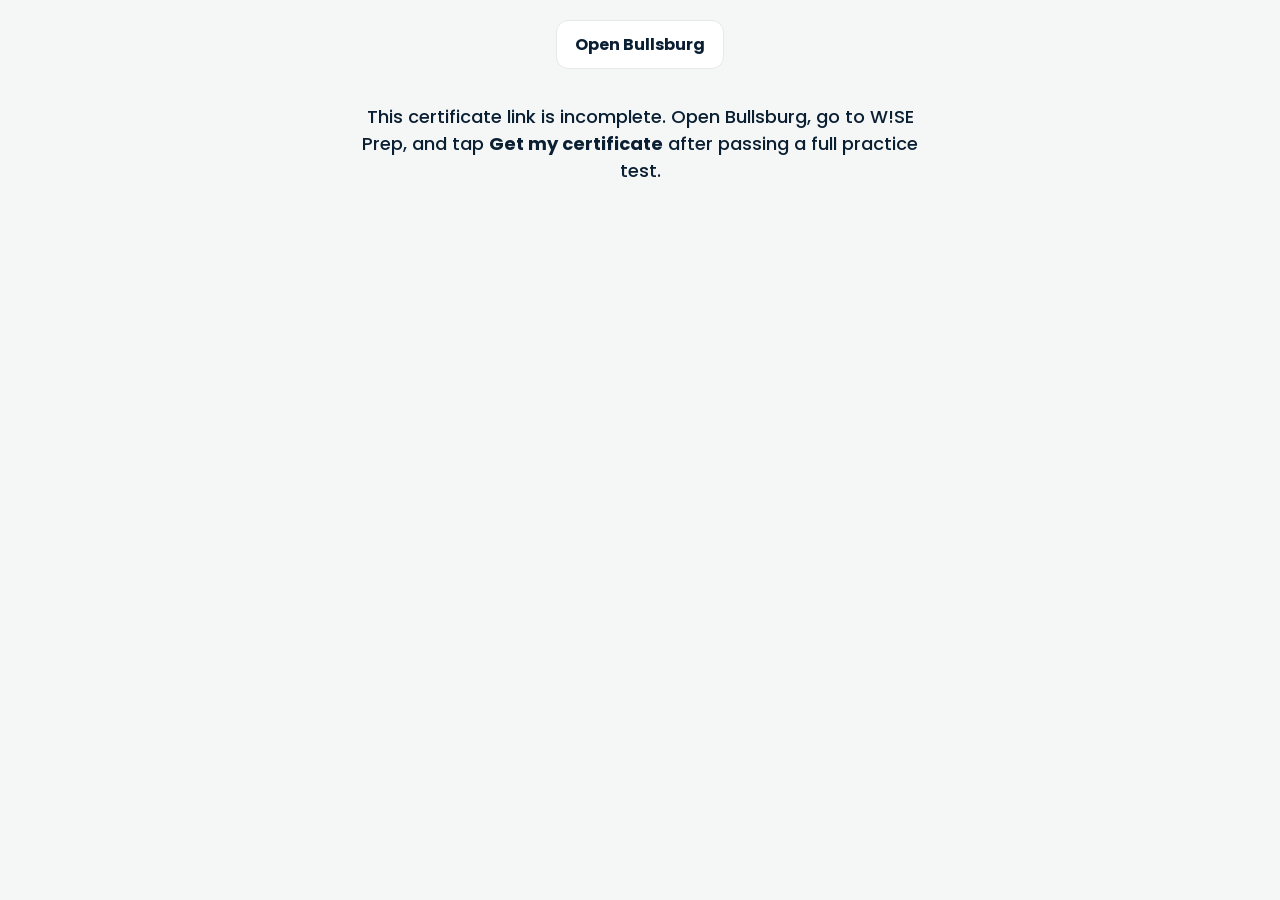
<file: cert.html>
<!doctype html>
<html lang="en"><head><meta charset="utf-8">
<meta name="viewport" content="width=device-width,initial-scale=1">
<title>Bullsburg Certificate</title>
<meta name="robots" content="noindex">
<meta http-equiv="Content-Security-Policy" content="default-src 'self'; style-src 'self' 'unsafe-inline'; script-src 'self' 'unsafe-inline'; font-src 'self'; img-src 'self' data:; object-src 'none'; base-uri 'none'">
<link rel="stylesheet" href="fonts.css">
<style>
@page{size:letter landscape;margin:0}
*{box-sizing:border-box}
body{margin:0;background:#0A1F1A;color:#16241F;font-family:'Atkinson Hyperlegible',system-ui,sans-serif;min-height:100vh;display:flex;flex-direction:column;align-items:center;padding:20px 16px 40px}
.bar{display:flex;gap:10px;flex-wrap:wrap;justify-content:center;margin-bottom:16px}
.bar button,.bar a{font:700 16px 'Atkinson Hyperlegible',system-ui,sans-serif;border-radius:12px;padding:11px 18px;border:1px solid #E3C179;background:#E3C179;color:#0A1F1A;cursor:pointer;text-decoration:none}
.bar a{background:transparent;color:#F4EFE2;border-color:#3B5A50}
.fit{width:min(100%,1056px);aspect-ratio:11/8.5;container-type:inline-size}
.cert{width:100%;height:100%;background:#FBF8F1;position:relative;padding:3.2cqw 4cqw;display:flex;flex-direction:column;align-items:center;text-align:center;box-shadow:0 30px 60px -20px rgba(0,0,0,.6)}
.cert::before{content:"";position:absolute;inset:1.4cqw;border:.35cqw solid #11302A;pointer-events:none}
.cert::after{content:"";position:absolute;inset:2.1cqw;border:.12cqw solid #C9A45A;pointer-events:none}
.logo{display:flex;align-items:center;gap:1cqw;margin-top:1.4cqw}
.logo svg{width:4.2cqw;height:4.2cqw}
.logo span{font-family:Fraunces,Georgia,serif;font-weight:800;font-size:2.6cqw;color:#11302A}
.kicker{margin-top:2.2cqw;font-size:1.25cqw;letter-spacing:.32em;text-transform:uppercase;color:#8A6424;font-weight:700}
h1{font-family:Fraunces,Georgia,serif;font-weight:800;font-size:4.3cqw;line-height:1.08;color:#11302A;margin:.9cqw 0 0}
.to{margin-top:auto;padding-top:1.6cqw;font-size:1.6cqw;color:#4F5B55}
.name{font-family:Fraunces,Georgia,serif;font-weight:700;font-size:5cqw;color:#0A1F1A;margin-top:.5cqw;padding:0 3cqw .6cqw;border-bottom:.15cqw solid #C9A45A;min-width:45%;overflow-wrap:anywhere}
.what{margin-top:1.8cqw;font-size:1.75cqw;line-height:1.5;max-width:76%;color:#16241F}
.what b{color:#11302A}
.row{margin-top:auto;width:84%;display:flex;justify-content:space-between;align-items:flex-end;gap:2cqw}
.sig{flex:1;font-size:1.3cqw;color:#4F5B55;border-top:.12cqw solid #11302A;padding-top:.6cqw}
.sig b{display:block;color:#16241F;font-size:1.5cqw}
.seal{width:11cqw;height:11cqw;border-radius:50%;background:#11302A;color:#E3C179;display:flex;flex-direction:column;align-items:center;justify-content:center;border:.5cqw double #E3C179;flex:none}
.seal b{font-family:Fraunces,Georgia,serif;font-size:3.1cqw;line-height:1}
.seal small{font-size:.95cqw;letter-spacing:.14em;text-transform:uppercase;margin-top:.3cqw}
.fine{margin-top:1.6cqw;font-size:.95cqw;color:#5E6A64;max-width:86%;line-height:1.45}
.bad{color:#F4EFE2;max-width:560px;text-align:center;font-size:18px;line-height:1.5}
@media print{body{background:#fff;padding:0;display:block}.bar{display:none}.fit{width:11in;height:8.5in;aspect-ratio:auto;container-type:size}.cert{box-shadow:none}
  .fit{container-type:inline-size}}
</style><style id="bb17">/* Bullsburg 1.7 brand */:root{--bg:#FFFFFF;--card:#FFFFFF;--ink:#0B1F33;--muted:#4A5A68;--line:#E3EAE7;--accent:#05803F;--sun:#05803F;--gold:#05803F}body{background:#fff;color:var(--ink);font-family:Poppins,system-ui,sans-serif}h1,h2,h3{font-family:Poppins,system-ui,sans-serif!important;font-weight:800;letter-spacing:-.02em}a{color:var(--accent)}.bbbar{position:sticky;top:0;z-index:5;background:#fff;border-bottom:1px solid var(--line)}.bbbar .bw{max-width:1040px;margin:0 auto;padding:12px 16px;display:flex;align-items:center;justify-content:space-between;gap:12px}.bbl{display:flex;align-items:center;gap:9px;text-decoration:none}.bbl b{font-family:Montserrat,Poppins,sans-serif;font-weight:700;font-size:17px;letter-spacing:.14em;color:#05803F}.bbcta{background:#05803F;color:#fff!important;text-decoration:none;font-weight:700;border-radius:999px;padding:9px 18px;font-size:15px;white-space:nowrap}.bbhero{background:#fff!important;color:var(--ink)!important;padding:44px 16px 20px!important}.bbhero b{color:var(--ink)}.bbhero a{color:var(--accent)!important}.pill{display:inline-block;background:#E6F6EC;color:#05803F;font-weight:700;font-size:14px;padding:6px 14px;border-radius:999px;margin-bottom:12px}.bbhero h1{font-size:clamp(32px,5vw,48px);line-height:1.08;margin:0 0 12px}.bbhero h1 em{font-style:normal;color:#05803F}.bbhero .sub{font-size:19px;color:var(--muted);margin:0}.kick{font-size:13px;font-weight:800;letter-spacing:.12em;text-transform:uppercase;margin-bottom:8px}.psr{max-width:760px;margin:0 auto;padding:0 16px}.psr h2{font-size:26px;line-height:1.15;margin:0 0 14px}.psr .blk{padding:26px 0;border-top:1px solid var(--line)}.psr .cards{display:grid;grid-template-columns:repeat(auto-fit,minmax(200px,1fr));gap:12px}.psr .c{background:#fff;border:1px solid var(--line);border-radius:16px;padding:14px 16px;box-shadow:0 2px 10px rgba(11,31,51,.05)}.psr .c b{display:block;font-size:17px}.psr .c span{color:var(--muted);font-size:15px}.psr .res{background:#05803F;color:#fff;border-radius:20px;padding:22px 22px;margin:8px 0 20px}.psr .res h2{color:#fff}.psr .res ul{list-style:none;padding:0;margin:0;display:grid;grid-template-columns:repeat(auto-fit,minmax(170px,1fr));gap:10px}.psr .res li{background:rgba(255,255,255,.14);border-radius:12px;padding:10px 12px;font-weight:700;margin:0}.psr .res li::before{content:"\2713  ";color:#EBC77C}body{background:#F4F7F6!important}.bar button{background:#05803F!important;border-color:#05803F!important;color:#fff!important;font-family:Poppins,sans-serif!important}.bar a{color:#0B1F33!important;border-color:#E3EAE7!important;background:#fff!important;font-family:Poppins,sans-serif!important}.bad{color:#0B1F33!important}.logo img{width:4.6cqw;height:4.6cqw}.logo span{font-family:Montserrat,Poppins,sans-serif!important;letter-spacing:.14em;color:#05803F!important;font-weight:700!important}h1,.name{font-family:Poppins,sans-serif!important}.seal{background:#05803F!important;border-color:#EBC77C!important}.cert::before{border-color:#05803F!important}.cert::after{border-color:#EBC77C!important}h1{color:#0B1F33!important}.kicker{color:#05803F!important}</style><link rel="icon" type="image/png" sizes="48x48" href="/bullsburg-icon-48.png"><link rel="icon" type="image/png" sizes="96x96" href="/bullsburg-icon-96.png"><link rel="icon" type="image/png" sizes="192x192" href="/bullsburg-icon-192.png"><link rel="icon" href="/favicon.ico" sizes="any"><link rel="apple-touch-icon" href="/apple-touch-icon.png"></head><body>
<div class="bar"><button id="print" type="button">Print or save as PDF</button><a href="./">Open Bullsburg</a></div>
<div class="fit" id="fit"></div>
<script>
(function () {
  var q = new URLSearchParams(location.search), esc = function (t) { return String(t).replace(/[&<>"']/g, function (c) { return { '&': '&amp;', '<': '&lt;', '>': '&gt;', '"': '&quot;', "'": '&#39;' }[c]; }); };
  var name = (q.get('n') || '').trim().slice(0, 40), score = parseInt(q.get('s'), 10), d = q.get('d') || '', when = new Date(d + 'T12:00:00');
  var fit = document.getElementById('fit');
  if (!name || !(score >= 70 && score <= 100) || isNaN(when)) {
    fit.outerHTML = '<p class="bad">This certificate link is incomplete. Open Bullsburg, go to W!SE Prep, and tap <b>Get my certificate</b> after passing a full practice test.</p>';
    document.getElementById('print').hidden = true; return;
  }
  document.title = 'Bullsburg Certificate · ' + name;
  var date = when.toLocaleDateString('en-US', { year: 'numeric', month: 'long', day: 'numeric' });
  fit.innerHTML = '<div class="cert">' +
    '<div class="logo"><img src="bullsburg-mark.svg" alt=""><span>BULLSBURG</span></div>' +
    '<div class="kicker">Practice achievement</div><h1>Financial Literacy Certification Ready</h1>' +
    '<div class="to">This recognizes that</div><div class="name">' + esc(name) + '</div>' +
    '<div class="what">scored <b>' + score + '%</b> on a full-length financial literacy practice test, above the <b>70% passing line</b>, covering income, budgeting, banking, credit, saving and investing, insurance and big purchases.</div>' +
    '<div class="row"><div class="sig"><b>' + esc(date) + '</b>Date earned</div><div class="seal" aria-label="Score ' + score + ' percent"><b>' + score + '%</b><small>Practice</small></div><div class="sig"><b>Bullsburg LLC</b>bullsburg.com</div></div>' +
    '<div class="fine">Earned in the Bullsburg app from the student’s own practice results. This is a practice achievement, not an official certification of any kind. Official financial literacy tests, like the W!SE test, are given by schools. W!SE is a trademark of Working in Support of Education, which is not affiliated with Bullsburg.</div></div>';
  document.getElementById('print').onclick = function () { window.print(); };
})();
</script>
</body></html>
</file>
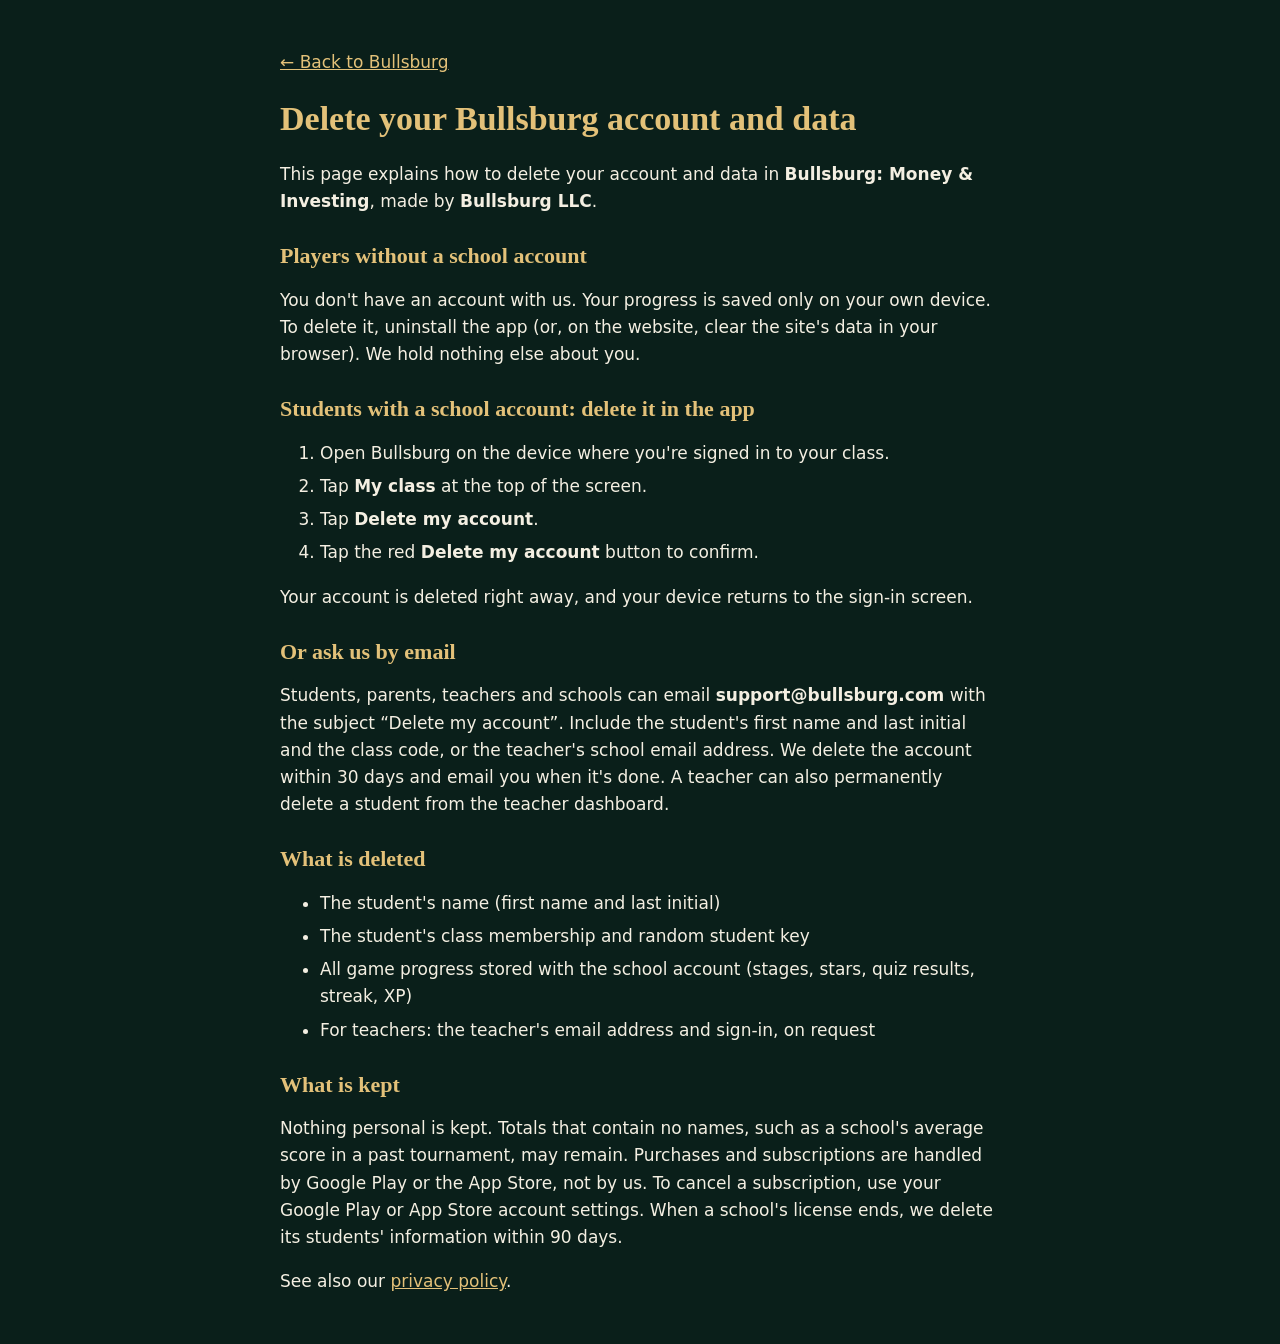
<file: delete-account.html>
<!doctype html><html lang="en"><head><meta charset="utf-8"><meta name="viewport" content="width=device-width,initial-scale=1"><title>Delete Your Bullsburg Account</title>
<style>body{overflow-wrap:anywhere;font:17px/1.6 "Atkinson Hyperlegible",system-ui,sans-serif;max-width:720px;margin:0 auto;padding:32px 20px;color:#F4EFE2;background:#0A1F1A}h1,h2{font-family:"Fraunces",Georgia,serif;line-height:1.15}h1{font-size:34px}h2{font-size:22px;margin-top:28px}a{color:#E3C179}h1,h2{color:#E3C179}li{margin:6px 0}
html,body{overflow-wrap:break-word}
</style><link rel="icon" type="image/png" sizes="48x48" href="/bullsburg-icon-48.png"><link rel="icon" type="image/png" sizes="96x96" href="/bullsburg-icon-96.png"><link rel="icon" type="image/png" sizes="192x192" href="/bullsburg-icon-192.png"><link rel="icon" href="/favicon.ico" sizes="any"><link rel="apple-touch-icon" href="/apple-touch-icon.png"></head>
<body><p><a href="index.html">&larr; Back to Bullsburg</a></p>
<h1>Delete your Bullsburg account and data</h1>
<p>This page explains how to delete your account and data in <b>Bullsburg: Money &amp; Investing</b>, made by <b>Bullsburg LLC</b>.</p>

<h2>Players without a school account</h2>
<p>You don't have an account with us. Your progress is saved only on your own device. To delete it, uninstall the app (or, on the website, clear the site's data in your browser). We hold nothing else about you.</p>

<h2>Students with a school account: delete it in the app</h2>
<ol>
<li>Open Bullsburg on the device where you're signed in to your class.</li>
<li>Tap <b>My class</b> at the top of the screen.</li>
<li>Tap <b>Delete my account</b>.</li>
<li>Tap the red <b>Delete my account</b> button to confirm.</li>
</ol>
<p>Your account is deleted right away, and your device returns to the sign-in screen.</p>

<h2>Or ask us by email</h2>
<p>Students, parents, teachers and schools can email <b>support@bullsburg.com</b> with the subject “Delete my account”. Include the student's first name and last initial and the class code, or the teacher's school email address. We delete the account within 30 days and email you when it's done. A teacher can also permanently delete a student from the teacher dashboard.</p>

<h2>What is deleted</h2>
<ul>
<li>The student's name (first name and last initial)</li>
<li>The student's class membership and random student key</li>
<li>All game progress stored with the school account (stages, stars, quiz results, streak, XP)</li>
<li>For teachers: the teacher's email address and sign-in, on request</li>
</ul>

<h2>What is kept</h2>
<p>Nothing personal is kept. Totals that contain no names, such as a school's average score in a past tournament, may remain. Purchases and subscriptions are handled by Google Play or the App Store, not by us. To cancel a subscription, use your Google Play or App Store account settings. When a school's license ends, we delete its students' information within 90 days.</p>

<p>See also our <a href="privacy.html">privacy policy</a>.</p>
</body></html>
</file>
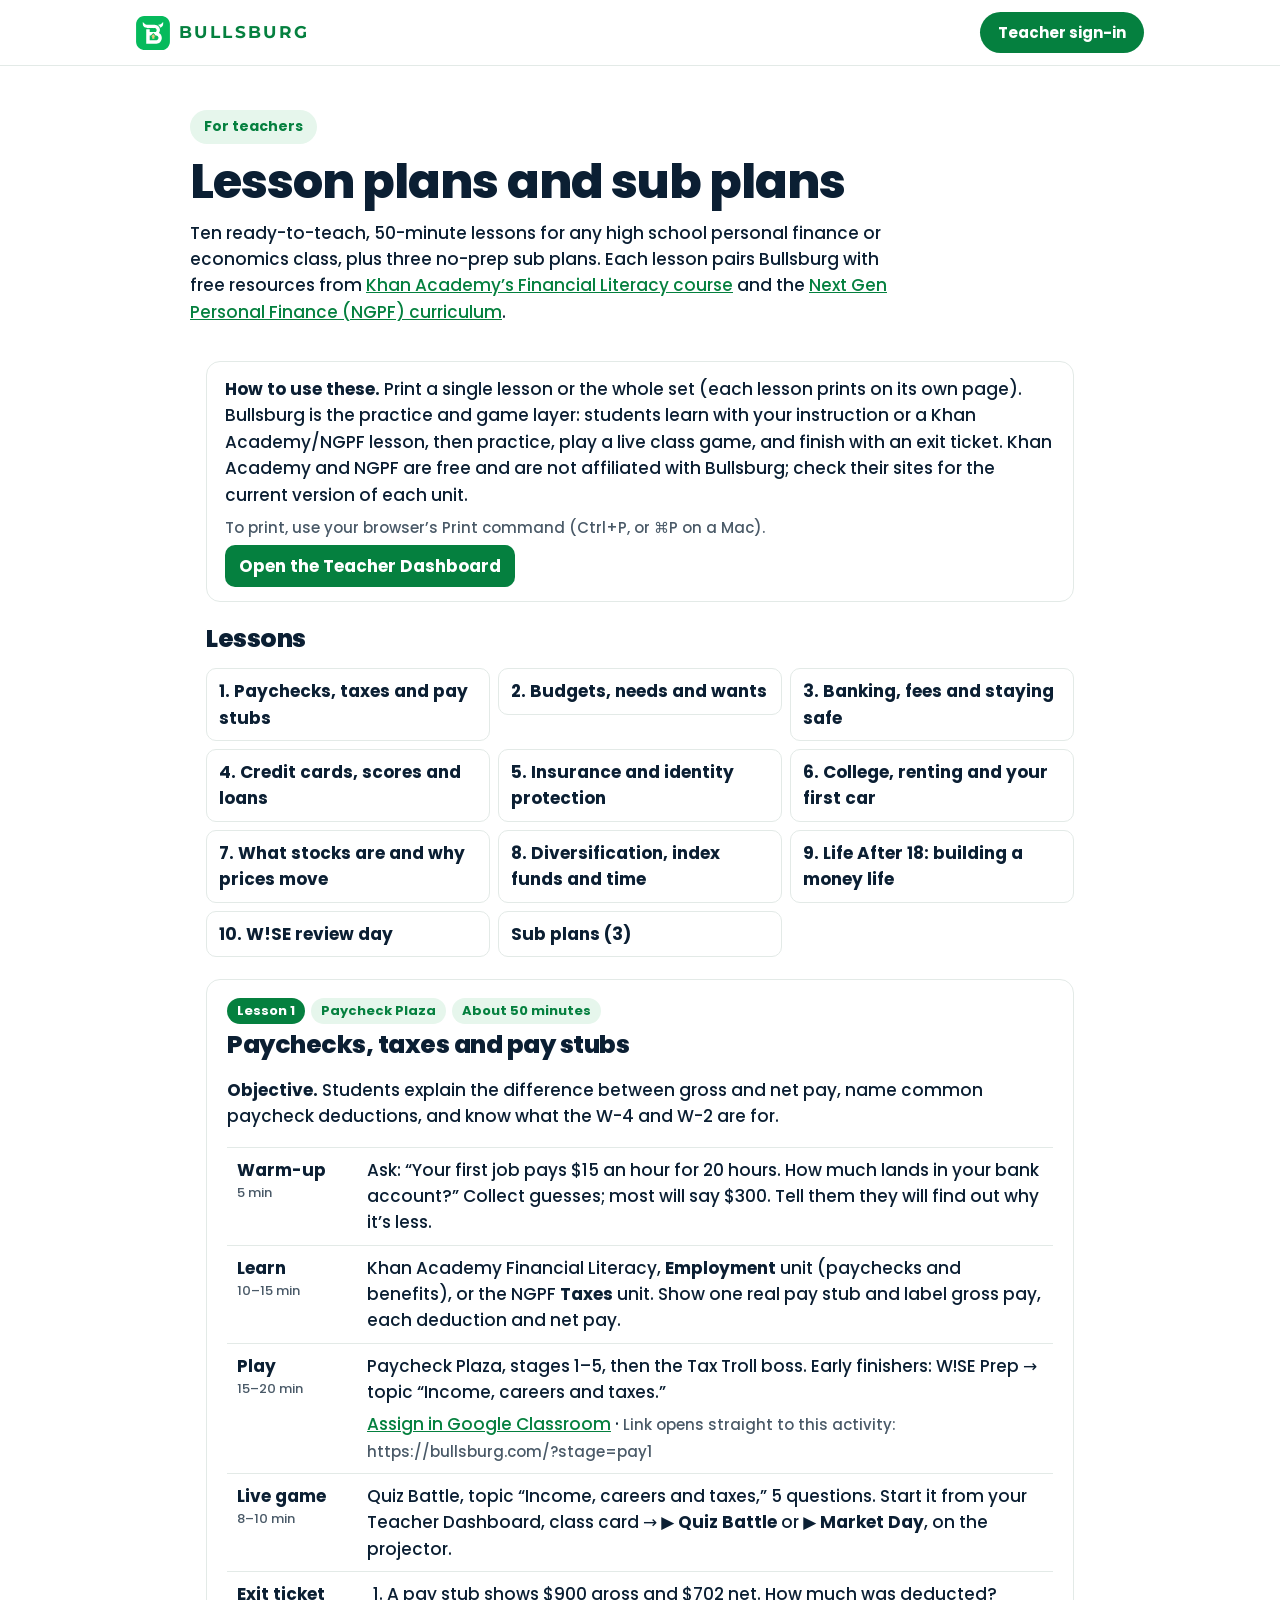
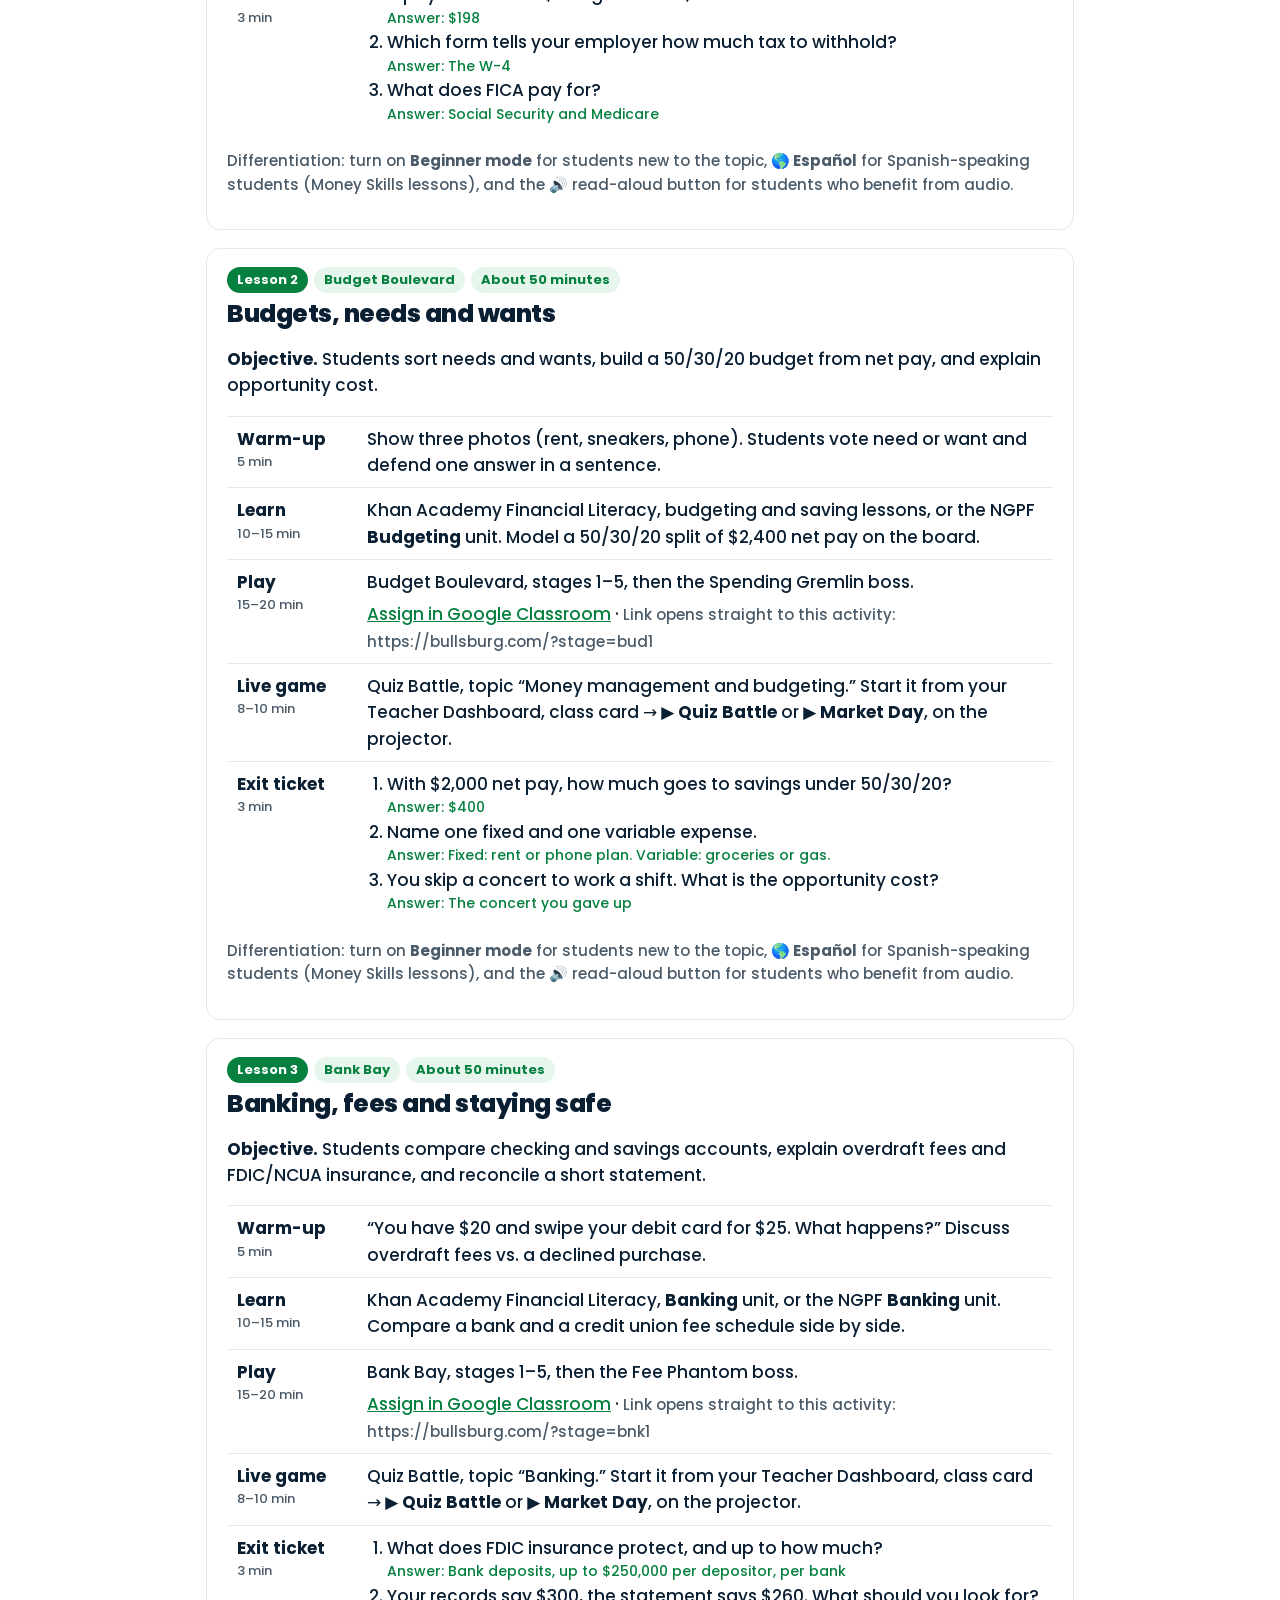
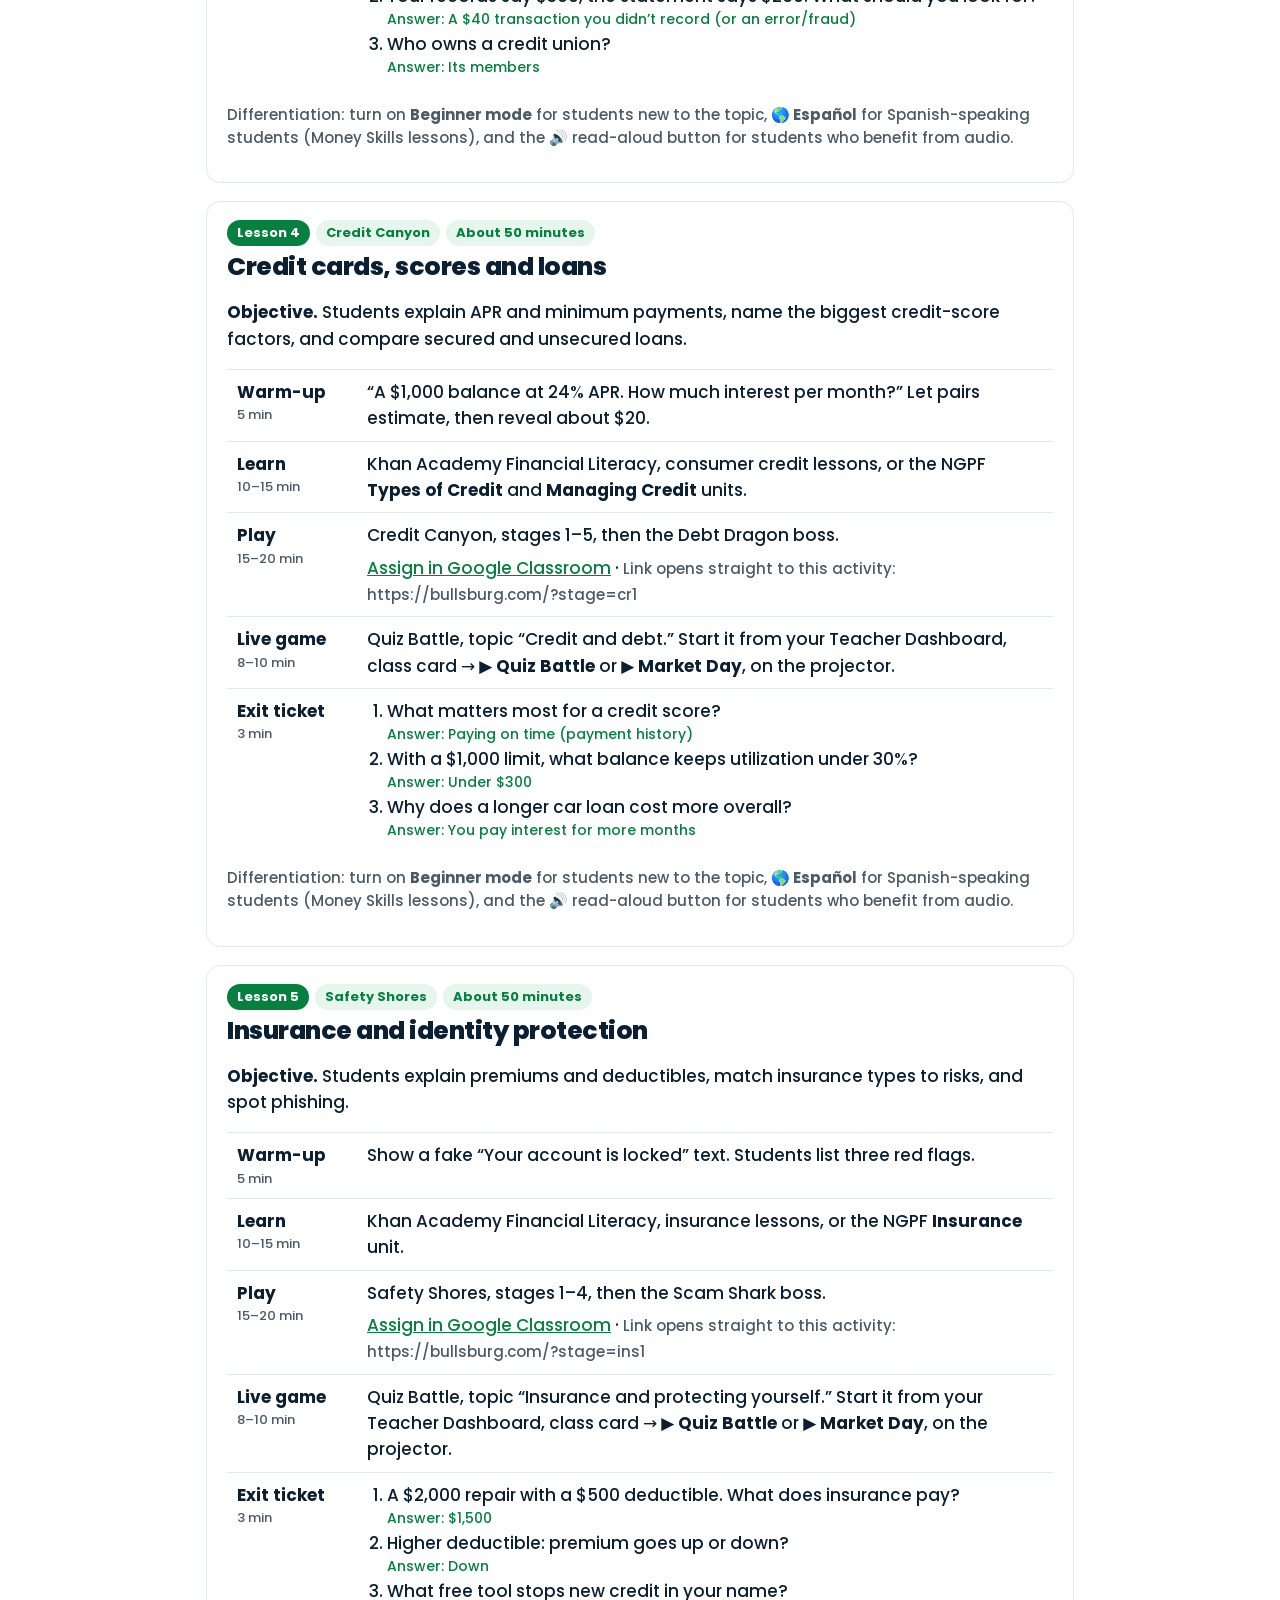
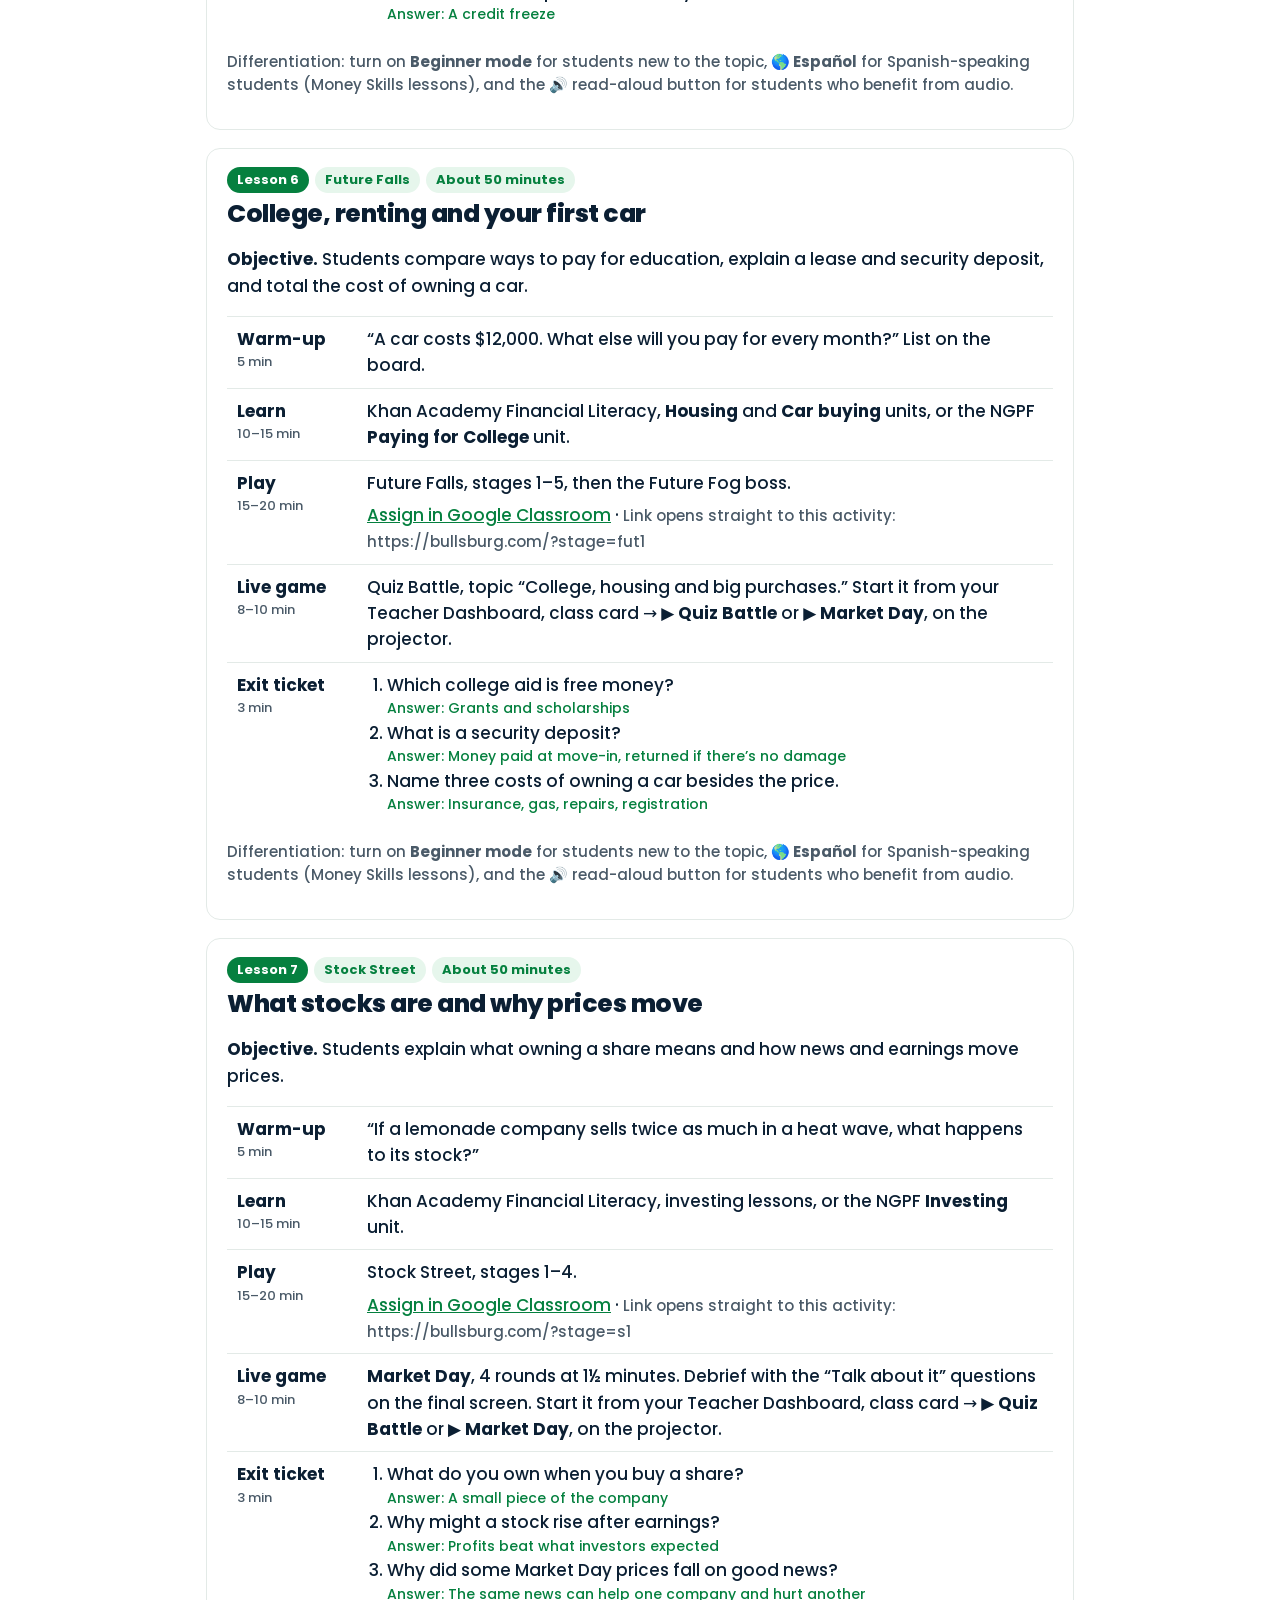
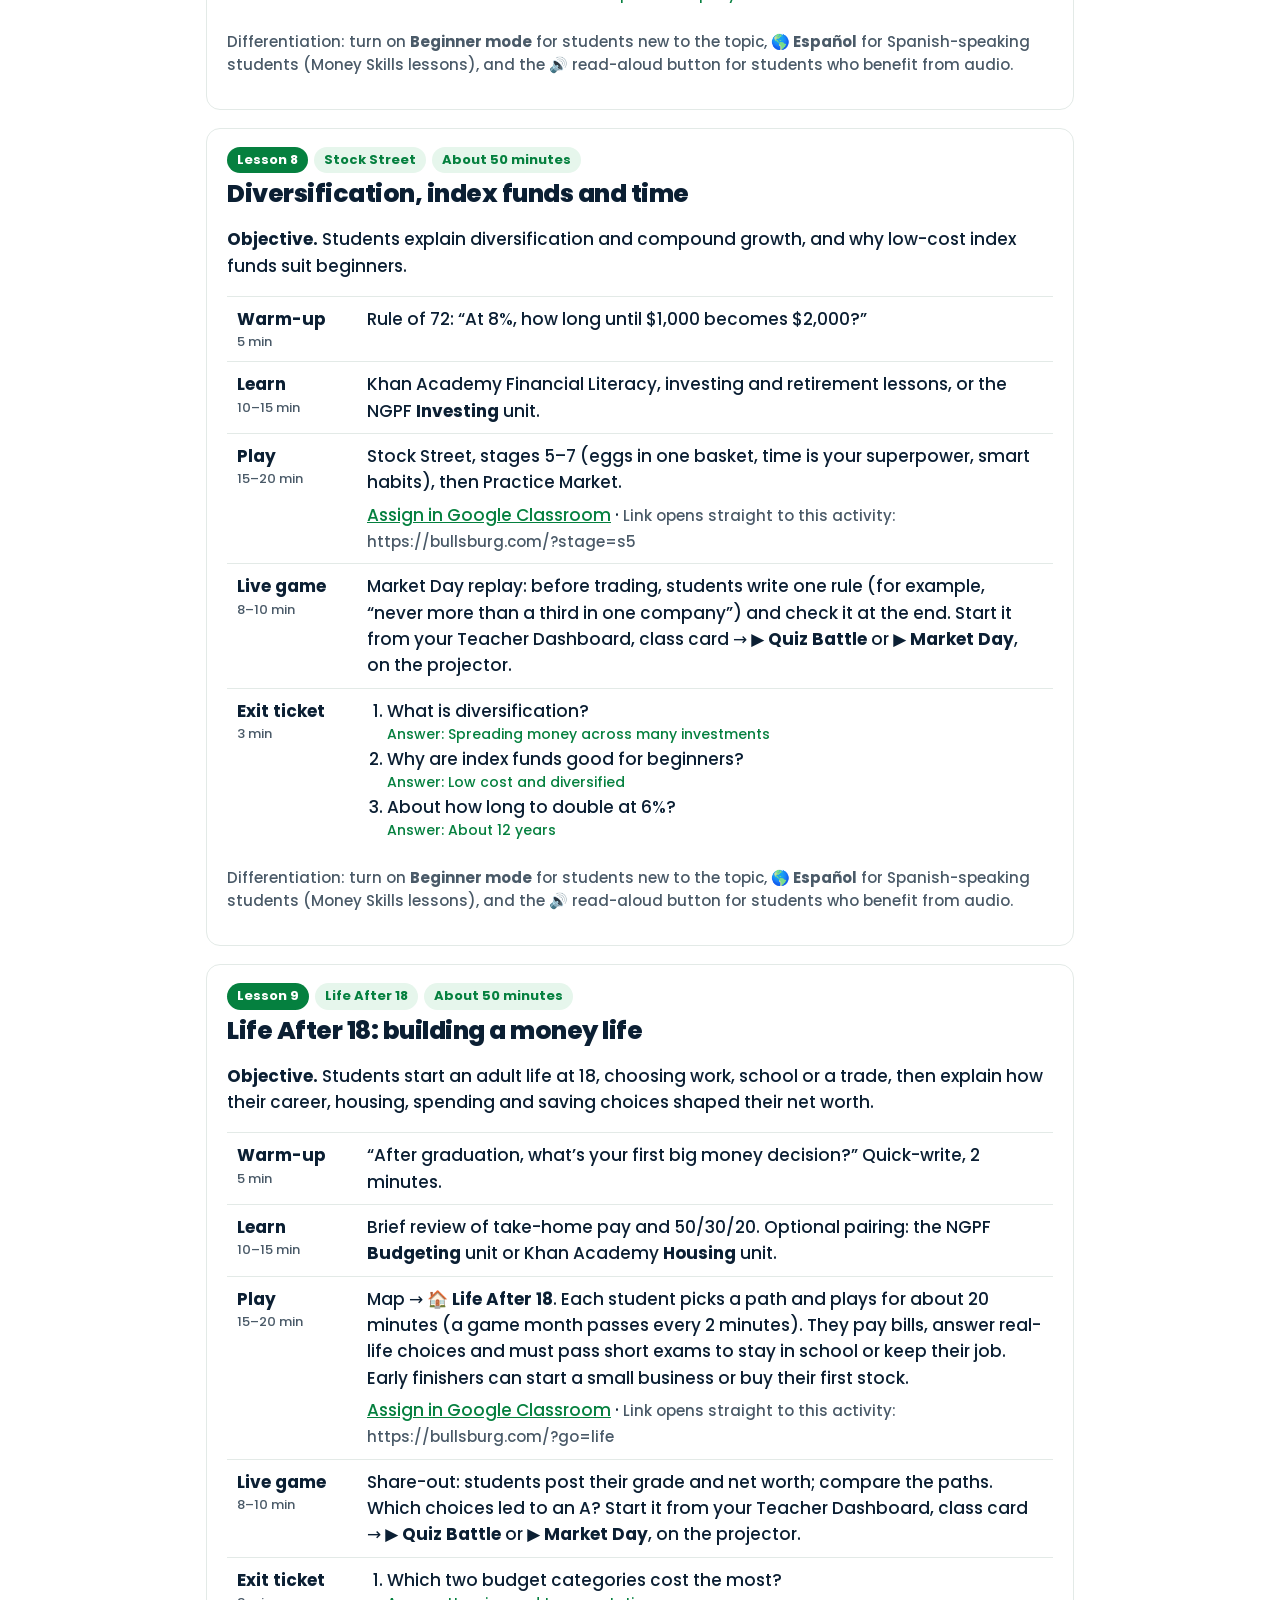
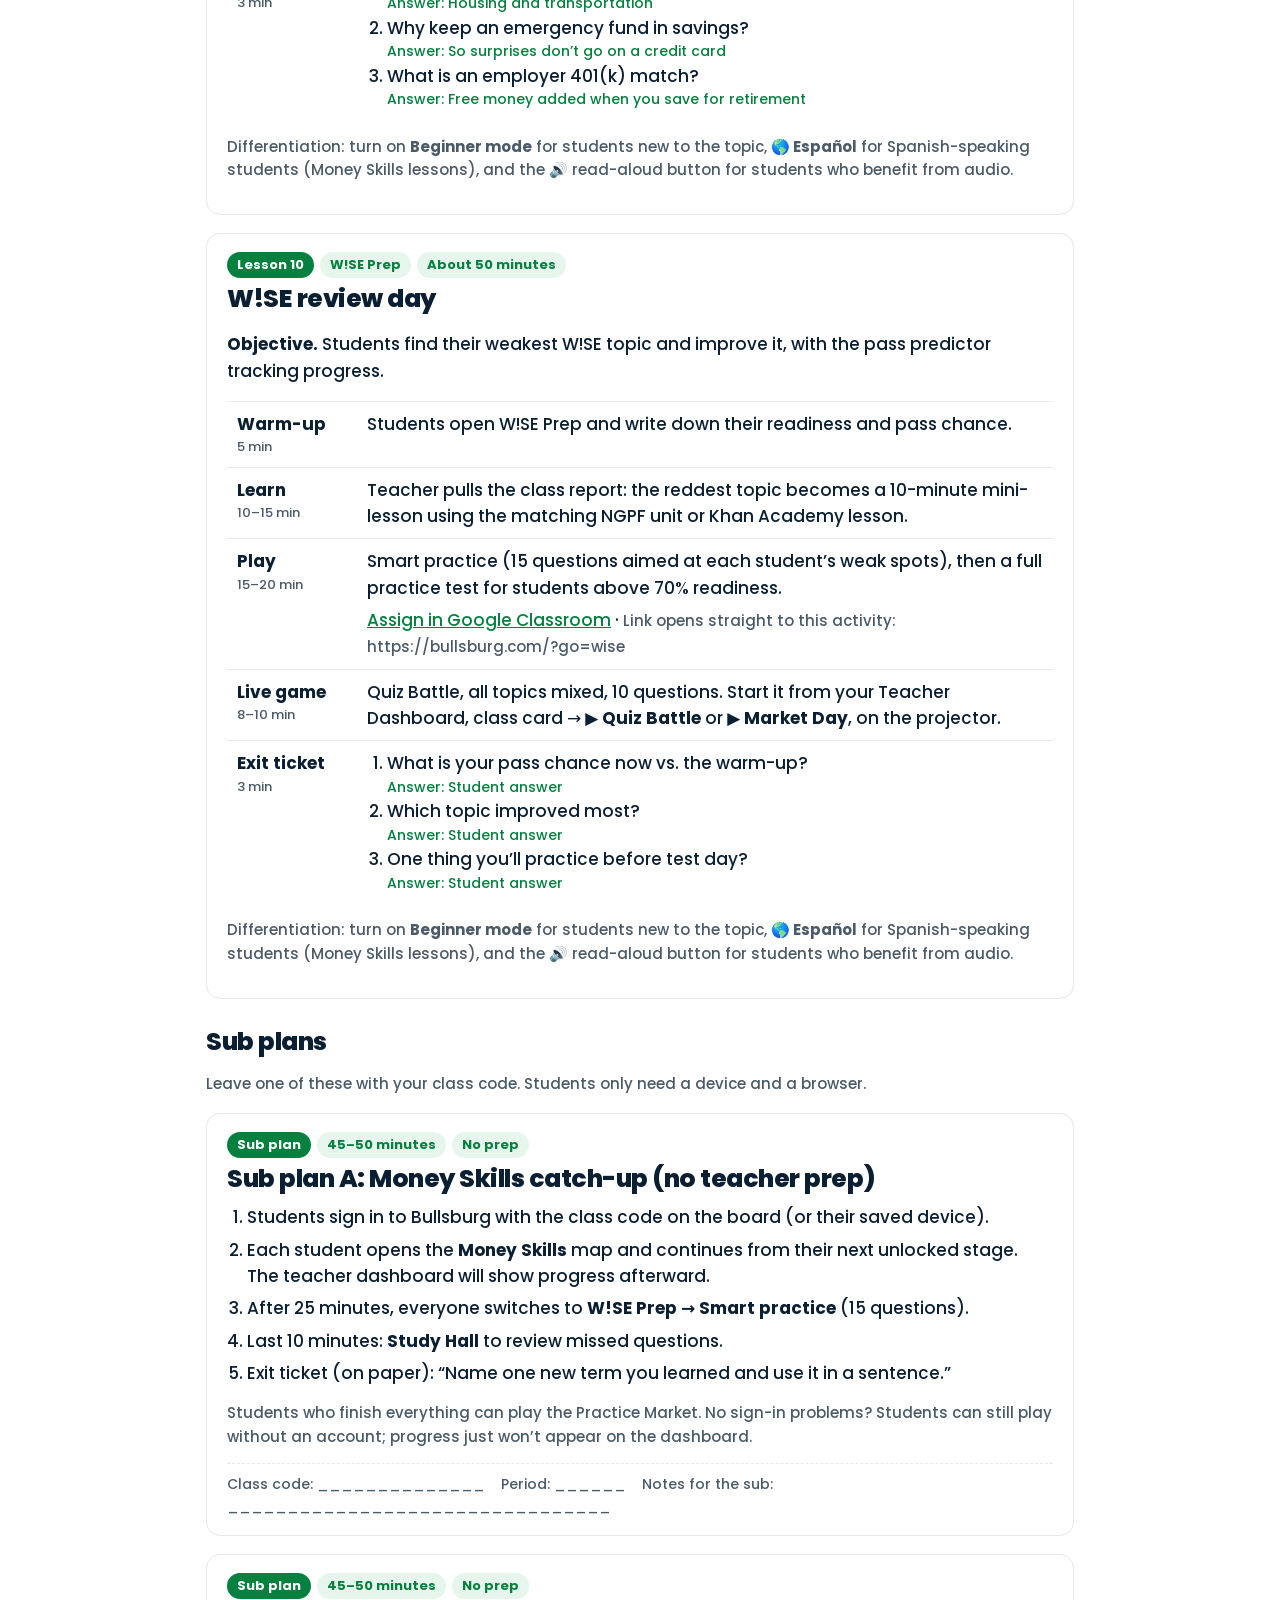
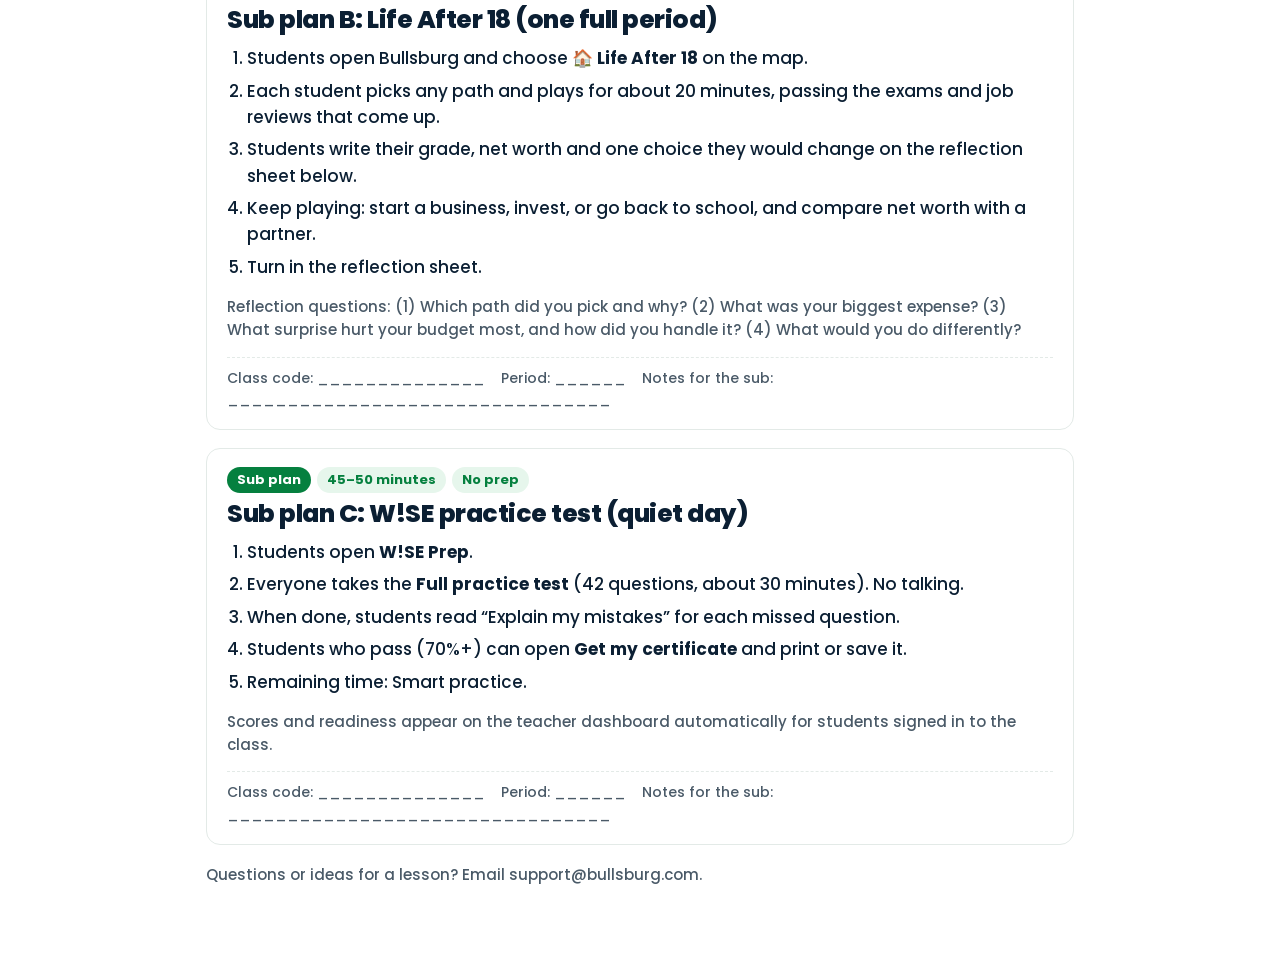
<file: lessons.html>
<!doctype html>
<html lang="en"><head><meta charset="utf-8">
<meta name="viewport" content="width=device-width,initial-scale=1">
<title>Bullsburg Lesson Plans</title>
<meta name="description" content="Ready-to-teach Bullsburg lesson plans and sub plans for Economics and Personal Finance, paired with free Khan Academy and NGPF resources.">
<meta http-equiv="Content-Security-Policy" content="default-src 'self'; style-src 'self' 'unsafe-inline'; font-src 'self'; img-src 'self' data:; object-src 'none'; base-uri 'none'">
<link rel="stylesheet" href="fonts.css">
<style>
:root{--bg:#F6F3EA;--ink:#0A1F1A;--muted:#5B6B64;--line:#E2DDCE;--accent:#1F7A5A;--gold:#8A6424;color-scheme:light}
*{box-sizing:border-box}body{margin:0;background:var(--bg);color:var(--ink);font:17px/1.55 'Atkinson Hyperlegible',system-ui,sans-serif}
header{background:var(--ink);color:#F4EFE2;padding:28px 16px}header .w,main{max-width:900px;margin:0 auto}header b{color:#E3C179}
h1,h2{font-family:Fraunces,Georgia,serif;line-height:1.2}h1{margin:6px 0 8px;font-size:34px}h2{font-size:25px;margin:6px 0 10px}
main{padding:16px 16px 56px}a{color:var(--accent)}.muted{color:var(--muted);font-size:15px}
.toc{display:grid;grid-template-columns:repeat(auto-fit,minmax(min(100%,260px),1fr));gap:8px;margin:14px 0 22px;padding:0;list-style:none}
.toc a{display:block;background:#fff;border:1px solid var(--line);border-radius:10px;padding:9px 12px;text-decoration:none;color:var(--ink);font-weight:700}
.plan{background:#fff;border:1px solid var(--line);border-radius:14px;padding:18px 20px;margin:18px 0}
.ph{display:flex;flex-wrap:wrap;gap:6px}.tag{background:var(--ink);color:#F4EFE2;border-radius:99px;padding:3px 10px;font-size:13px;font-weight:700}.tag.ghost{background:#EFE7D2;color:var(--ink)}
table{width:100%;border-collapse:collapse;margin:8px 0}th,td{text-align:left;vertical-align:top;padding:9px 10px;border-top:1px solid var(--line)}
th{width:130px;color:var(--ink)}th small{display:block;color:var(--muted);font-weight:400;font-size:13px}
.key{display:block;color:var(--gold);font-size:14px}ol{margin:0;padding-left:20px}.steps li{margin:6px 0}
.fill{margin-top:12px;border-top:1px dashed var(--line);padding-top:10px;font-size:14px;color:var(--muted)}
.box{background:#fff;border:1px solid var(--line);border-radius:14px;padding:14px 18px}
.pb{display:inline-block;margin-top:6px;background:#E3C179;color:var(--ink);border-radius:10px;padding:8px 14px;font-weight:700;text-decoration:none}
html,body{overflow-wrap:break-word}
@media (max-width:560px){th{width:96px}th,td{padding:8px 6px}}
@media print{@page{size:letter;margin:.55in}body{background:#fff;font-size:13px}header{background:#fff;color:#000;padding:0}header b{color:#000}.noprint{display:none}
  .plan{break-inside:avoid;page-break-after:always;border:0;padding:0;margin:0}.key{color:#555}a{color:#000;text-decoration:none}}
</style><style id="bb17">/* Bullsburg 1.7 brand */:root{--bg:#FFFFFF;--card:#FFFFFF;--ink:#0B1F33;--muted:#4A5A68;--line:#E3EAE7;--accent:#05803F;--sun:#05803F;--gold:#05803F}body{background:#fff;color:var(--ink);font-family:Poppins,system-ui,sans-serif}h1,h2,h3{font-family:Poppins,system-ui,sans-serif!important;font-weight:800;letter-spacing:-.02em}a{color:var(--accent)}.bbbar{position:sticky;top:0;z-index:5;background:#fff;border-bottom:1px solid var(--line)}.bbbar .bw{max-width:1040px;margin:0 auto;padding:12px 16px;display:flex;align-items:center;justify-content:space-between;gap:12px}.bbl{display:flex;align-items:center;gap:9px;text-decoration:none}.bbl b{font-family:Montserrat,Poppins,sans-serif;font-weight:700;font-size:17px;letter-spacing:.14em;color:#05803F}.bbcta{background:#05803F;color:#fff!important;text-decoration:none;font-weight:700;border-radius:999px;padding:9px 18px;font-size:15px;white-space:nowrap}.bbhero{background:#fff!important;color:var(--ink)!important;padding:44px 16px 20px!important}.bbhero b{color:var(--ink)}.bbhero a{color:var(--accent)!important}.pill{display:inline-block;background:#E6F6EC;color:#05803F;font-weight:700;font-size:14px;padding:6px 14px;border-radius:999px;margin-bottom:12px}.bbhero h1{font-size:clamp(32px,5vw,48px);line-height:1.08;margin:0 0 12px}.bbhero h1 em{font-style:normal;color:#05803F}.bbhero .sub{font-size:19px;color:var(--muted);margin:0}.kick{font-size:13px;font-weight:800;letter-spacing:.12em;text-transform:uppercase;margin-bottom:8px}.psr{max-width:760px;margin:0 auto;padding:0 16px}.psr h2{font-size:26px;line-height:1.15;margin:0 0 14px}.psr .blk{padding:26px 0;border-top:1px solid var(--line)}.psr .cards{display:grid;grid-template-columns:repeat(auto-fit,minmax(200px,1fr));gap:12px}.psr .c{background:#fff;border:1px solid var(--line);border-radius:16px;padding:14px 16px;box-shadow:0 2px 10px rgba(11,31,51,.05)}.psr .c b{display:block;font-size:17px}.psr .c span{color:var(--muted);font-size:15px}.psr .res{background:#05803F;color:#fff;border-radius:20px;padding:22px 22px;margin:8px 0 20px}.psr .res h2{color:#fff}.psr .res ul{list-style:none;padding:0;margin:0;display:grid;grid-template-columns:repeat(auto-fit,minmax(170px,1fr));gap:10px}.psr .res li{background:rgba(255,255,255,.14);border-radius:12px;padding:10px 12px;font-weight:700;margin:0}.psr .res li::before{content:"\2713  ";color:#EBC77C}.tag{background:#05803F!important;color:#fff!important}.tag.ghost{background:#E6F6EC!important;color:#05803F!important}.pb{background:#05803F!important;color:#fff!important}.key{color:#05803F!important}@media print{.bbbar{display:none}.bbhero{padding:0!important}}</style><link rel="icon" type="image/png" sizes="48x48" href="/bullsburg-icon-48.png"><link rel="icon" type="image/png" sizes="96x96" href="/bullsburg-icon-96.png"><link rel="icon" type="image/png" sizes="192x192" href="/bullsburg-icon-192.png"><link rel="icon" href="/favicon.ico" sizes="any"><link rel="apple-touch-icon" href="/apple-touch-icon.png"></head><body>
<div class="bbbar"><div class="bw"><a href="./" class="bbl"><img src="bullsburg-mark.svg" alt="" width="34" height="34"><b>BULLSBURG</b></a><a class="bbcta noprint" href="teacher.html">Teacher sign-in</a></div></div>
<header class="bbhero"><div class="w"><div class="pill">For teachers</div><h1>Lesson plans and sub plans</h1>
<p style="margin:0;max-width:720px">Ten ready-to-teach, 50-minute lessons for any high school personal finance or economics class, plus three no-prep sub plans. Each lesson pairs Bullsburg with free resources from <a style="color:#E3C179" href="https://www.khanacademy.org/college-careers-more/financial-literacy">Khan Academy’s Financial Literacy course</a> and the <a style="color:#E3C179" href="https://www.ngpf.org/curriculum/">Next Gen Personal Finance (NGPF) curriculum</a>.</p></div></header>
<main>
<div class="box noprint"><p style="margin:0"><b>How to use these.</b> Print a single lesson or the whole set (each lesson prints on its own page). Bullsburg is the practice and game layer: students learn with your instruction or a Khan Academy/NGPF lesson, then practice, play a live class game, and finish with an exit ticket. Khan Academy and NGPF are free and are not affiliated with Bullsburg; check their sites for the current version of each unit.</p>
<p style="margin:8px 0 0" class="muted">To print, use your browser’s Print command (Ctrl+P, or ⌘P on a Mac).</p><a class="pb" href="teacher.html">Open the Teacher Dashboard</a></div>
<h2 style="margin-top:22px" class="noprint">Lessons</h2>
<ul class="toc noprint"><li><a href="#plan1">1. Paychecks, taxes and pay stubs</a></li><li><a href="#plan2">2. Budgets, needs and wants</a></li><li><a href="#plan3">3. Banking, fees and staying safe</a></li><li><a href="#plan4">4. Credit cards, scores and loans</a></li><li><a href="#plan5">5. Insurance and identity protection</a></li><li><a href="#plan6">6. College, renting and your first car</a></li><li><a href="#plan7">7. What stocks are and why prices move</a></li><li><a href="#plan8">8. Diversification, index funds and time</a></li><li><a href="#plan9">9. Life After 18: building a money life</a></li><li><a href="#plan10">10. W!SE review day</a></li><li><a href="#subs">Sub plans (3)</a></li></ul>
<section class="plan" id="plan1">
<div class="ph"><span class="tag">Lesson 1</span><span class="tag ghost">Paycheck Plaza</span><span class="tag ghost">About 50 minutes</span></div>
<h2>Paychecks, taxes and pay stubs</h2>
<p><b>Objective.</b> Students explain the difference between gross and net pay, name common paycheck deductions, and know what the W-4 and W-2 are for.</p>
<table><tbody>
<tr><th>Warm-up<small>5 min</small></th><td>Ask: “Your first job pays $15 an hour for 20 hours. How much lands in your bank account?” Collect guesses; most will say $300. Tell them they will find out why it’s less.</td></tr>
<tr><th>Learn<small>10–15 min</small></th><td>Khan Academy Financial Literacy, <b>Employment</b> unit (paychecks and benefits), or the NGPF <b>Taxes</b> unit. Show one real pay stub and label gross pay, each deduction and net pay.</td></tr>
<tr><th>Play<small>15–20 min</small></th><td>Paycheck Plaza, stages 1–5, then the Tax Troll boss. Early finishers: W!SE Prep → topic “Income, careers and taxes.”<div class="noprint" style="margin-top:6px"><a href="https://classroom.google.com/share?url=https://bullsburg.com%2F%3Fstage%3Dpay1" target="_blank" rel="noopener">Assign in Google Classroom</a> · <span class="muted">Link opens straight to this activity: https://bullsburg.com/?stage=pay1</span></div></td></tr>
<tr><th>Live game<small>8–10 min</small></th><td>Quiz Battle, topic “Income, careers and taxes,” 5 questions. Start it from your Teacher Dashboard, class card → <b>▶ Quiz Battle</b> or <b>▶ Market Day</b>, on the projector.</td></tr>
<tr><th>Exit ticket<small>3 min</small></th><td><ol><li>A pay stub shows $900 gross and $702 net. How much was deducted? <span class="key">Answer: $198</span></li><li>Which form tells your employer how much tax to withhold? <span class="key">Answer: The W-4</span></li><li>What does FICA pay for? <span class="key">Answer: Social Security and Medicare</span></li></ol></td></tr>
</tbody></table>
<p class="muted">Differentiation: turn on <b>Beginner mode</b> for students new to the topic, <b>🌎 Español</b> for Spanish-speaking students (Money Skills lessons), and the <b>🔊</b> read-aloud button for students who benefit from audio.</p>
</section><section class="plan" id="plan2">
<div class="ph"><span class="tag">Lesson 2</span><span class="tag ghost">Budget Boulevard</span><span class="tag ghost">About 50 minutes</span></div>
<h2>Budgets, needs and wants</h2>
<p><b>Objective.</b> Students sort needs and wants, build a 50/30/20 budget from net pay, and explain opportunity cost.</p>
<table><tbody>
<tr><th>Warm-up<small>5 min</small></th><td>Show three photos (rent, sneakers, phone). Students vote need or want and defend one answer in a sentence.</td></tr>
<tr><th>Learn<small>10–15 min</small></th><td>Khan Academy Financial Literacy, budgeting and saving lessons, or the NGPF <b>Budgeting</b> unit. Model a 50/30/20 split of $2,400 net pay on the board.</td></tr>
<tr><th>Play<small>15–20 min</small></th><td>Budget Boulevard, stages 1–5, then the Spending Gremlin boss.<div class="noprint" style="margin-top:6px"><a href="https://classroom.google.com/share?url=https://bullsburg.com%2F%3Fstage%3Dbud1" target="_blank" rel="noopener">Assign in Google Classroom</a> · <span class="muted">Link opens straight to this activity: https://bullsburg.com/?stage=bud1</span></div></td></tr>
<tr><th>Live game<small>8–10 min</small></th><td>Quiz Battle, topic “Money management and budgeting.” Start it from your Teacher Dashboard, class card → <b>▶ Quiz Battle</b> or <b>▶ Market Day</b>, on the projector.</td></tr>
<tr><th>Exit ticket<small>3 min</small></th><td><ol><li>With $2,000 net pay, how much goes to savings under 50/30/20? <span class="key">Answer: $400</span></li><li>Name one fixed and one variable expense. <span class="key">Answer: Fixed: rent or phone plan. Variable: groceries or gas.</span></li><li>You skip a concert to work a shift. What is the opportunity cost? <span class="key">Answer: The concert you gave up</span></li></ol></td></tr>
</tbody></table>
<p class="muted">Differentiation: turn on <b>Beginner mode</b> for students new to the topic, <b>🌎 Español</b> for Spanish-speaking students (Money Skills lessons), and the <b>🔊</b> read-aloud button for students who benefit from audio.</p>
</section><section class="plan" id="plan3">
<div class="ph"><span class="tag">Lesson 3</span><span class="tag ghost">Bank Bay</span><span class="tag ghost">About 50 minutes</span></div>
<h2>Banking, fees and staying safe</h2>
<p><b>Objective.</b> Students compare checking and savings accounts, explain overdraft fees and FDIC/NCUA insurance, and reconcile a short statement.</p>
<table><tbody>
<tr><th>Warm-up<small>5 min</small></th><td>“You have $20 and swipe your debit card for $25. What happens?” Discuss overdraft fees vs. a declined purchase.</td></tr>
<tr><th>Learn<small>10–15 min</small></th><td>Khan Academy Financial Literacy, <b>Banking</b> unit, or the NGPF <b>Banking</b> unit. Compare a bank and a credit union fee schedule side by side.</td></tr>
<tr><th>Play<small>15–20 min</small></th><td>Bank Bay, stages 1–5, then the Fee Phantom boss.<div class="noprint" style="margin-top:6px"><a href="https://classroom.google.com/share?url=https://bullsburg.com%2F%3Fstage%3Dbnk1" target="_blank" rel="noopener">Assign in Google Classroom</a> · <span class="muted">Link opens straight to this activity: https://bullsburg.com/?stage=bnk1</span></div></td></tr>
<tr><th>Live game<small>8–10 min</small></th><td>Quiz Battle, topic “Banking.” Start it from your Teacher Dashboard, class card → <b>▶ Quiz Battle</b> or <b>▶ Market Day</b>, on the projector.</td></tr>
<tr><th>Exit ticket<small>3 min</small></th><td><ol><li>What does FDIC insurance protect, and up to how much? <span class="key">Answer: Bank deposits, up to $250,000 per depositor, per bank</span></li><li>Your records say $300, the statement says $260. What should you look for? <span class="key">Answer: A $40 transaction you didn’t record (or an error/fraud)</span></li><li>Who owns a credit union? <span class="key">Answer: Its members</span></li></ol></td></tr>
</tbody></table>
<p class="muted">Differentiation: turn on <b>Beginner mode</b> for students new to the topic, <b>🌎 Español</b> for Spanish-speaking students (Money Skills lessons), and the <b>🔊</b> read-aloud button for students who benefit from audio.</p>
</section><section class="plan" id="plan4">
<div class="ph"><span class="tag">Lesson 4</span><span class="tag ghost">Credit Canyon</span><span class="tag ghost">About 50 minutes</span></div>
<h2>Credit cards, scores and loans</h2>
<p><b>Objective.</b> Students explain APR and minimum payments, name the biggest credit-score factors, and compare secured and unsecured loans.</p>
<table><tbody>
<tr><th>Warm-up<small>5 min</small></th><td>“A $1,000 balance at 24% APR. How much interest per month?” Let pairs estimate, then reveal about $20.</td></tr>
<tr><th>Learn<small>10–15 min</small></th><td>Khan Academy Financial Literacy, consumer credit lessons, or the NGPF <b>Types of Credit</b> and <b>Managing Credit</b> units.</td></tr>
<tr><th>Play<small>15–20 min</small></th><td>Credit Canyon, stages 1–5, then the Debt Dragon boss.<div class="noprint" style="margin-top:6px"><a href="https://classroom.google.com/share?url=https://bullsburg.com%2F%3Fstage%3Dcr1" target="_blank" rel="noopener">Assign in Google Classroom</a> · <span class="muted">Link opens straight to this activity: https://bullsburg.com/?stage=cr1</span></div></td></tr>
<tr><th>Live game<small>8–10 min</small></th><td>Quiz Battle, topic “Credit and debt.” Start it from your Teacher Dashboard, class card → <b>▶ Quiz Battle</b> or <b>▶ Market Day</b>, on the projector.</td></tr>
<tr><th>Exit ticket<small>3 min</small></th><td><ol><li>What matters most for a credit score? <span class="key">Answer: Paying on time (payment history)</span></li><li>With a $1,000 limit, what balance keeps utilization under 30%? <span class="key">Answer: Under $300</span></li><li>Why does a longer car loan cost more overall? <span class="key">Answer: You pay interest for more months</span></li></ol></td></tr>
</tbody></table>
<p class="muted">Differentiation: turn on <b>Beginner mode</b> for students new to the topic, <b>🌎 Español</b> for Spanish-speaking students (Money Skills lessons), and the <b>🔊</b> read-aloud button for students who benefit from audio.</p>
</section><section class="plan" id="plan5">
<div class="ph"><span class="tag">Lesson 5</span><span class="tag ghost">Safety Shores</span><span class="tag ghost">About 50 minutes</span></div>
<h2>Insurance and identity protection</h2>
<p><b>Objective.</b> Students explain premiums and deductibles, match insurance types to risks, and spot phishing.</p>
<table><tbody>
<tr><th>Warm-up<small>5 min</small></th><td>Show a fake “Your account is locked” text. Students list three red flags.</td></tr>
<tr><th>Learn<small>10–15 min</small></th><td>Khan Academy Financial Literacy, insurance lessons, or the NGPF <b>Insurance</b> unit.</td></tr>
<tr><th>Play<small>15–20 min</small></th><td>Safety Shores, stages 1–4, then the Scam Shark boss.<div class="noprint" style="margin-top:6px"><a href="https://classroom.google.com/share?url=https://bullsburg.com%2F%3Fstage%3Dins1" target="_blank" rel="noopener">Assign in Google Classroom</a> · <span class="muted">Link opens straight to this activity: https://bullsburg.com/?stage=ins1</span></div></td></tr>
<tr><th>Live game<small>8–10 min</small></th><td>Quiz Battle, topic “Insurance and protecting yourself.” Start it from your Teacher Dashboard, class card → <b>▶ Quiz Battle</b> or <b>▶ Market Day</b>, on the projector.</td></tr>
<tr><th>Exit ticket<small>3 min</small></th><td><ol><li>A $2,000 repair with a $500 deductible. What does insurance pay? <span class="key">Answer: $1,500</span></li><li>Higher deductible: premium goes up or down? <span class="key">Answer: Down</span></li><li>What free tool stops new credit in your name? <span class="key">Answer: A credit freeze</span></li></ol></td></tr>
</tbody></table>
<p class="muted">Differentiation: turn on <b>Beginner mode</b> for students new to the topic, <b>🌎 Español</b> for Spanish-speaking students (Money Skills lessons), and the <b>🔊</b> read-aloud button for students who benefit from audio.</p>
</section><section class="plan" id="plan6">
<div class="ph"><span class="tag">Lesson 6</span><span class="tag ghost">Future Falls</span><span class="tag ghost">About 50 minutes</span></div>
<h2>College, renting and your first car</h2>
<p><b>Objective.</b> Students compare ways to pay for education, explain a lease and security deposit, and total the cost of owning a car.</p>
<table><tbody>
<tr><th>Warm-up<small>5 min</small></th><td>“A car costs $12,000. What else will you pay for every month?” List on the board.</td></tr>
<tr><th>Learn<small>10–15 min</small></th><td>Khan Academy Financial Literacy, <b>Housing</b> and <b>Car buying</b> units, or the NGPF <b>Paying for College</b> unit.</td></tr>
<tr><th>Play<small>15–20 min</small></th><td>Future Falls, stages 1–5, then the Future Fog boss.<div class="noprint" style="margin-top:6px"><a href="https://classroom.google.com/share?url=https://bullsburg.com%2F%3Fstage%3Dfut1" target="_blank" rel="noopener">Assign in Google Classroom</a> · <span class="muted">Link opens straight to this activity: https://bullsburg.com/?stage=fut1</span></div></td></tr>
<tr><th>Live game<small>8–10 min</small></th><td>Quiz Battle, topic “College, housing and big purchases.” Start it from your Teacher Dashboard, class card → <b>▶ Quiz Battle</b> or <b>▶ Market Day</b>, on the projector.</td></tr>
<tr><th>Exit ticket<small>3 min</small></th><td><ol><li>Which college aid is free money? <span class="key">Answer: Grants and scholarships</span></li><li>What is a security deposit? <span class="key">Answer: Money paid at move-in, returned if there’s no damage</span></li><li>Name three costs of owning a car besides the price. <span class="key">Answer: Insurance, gas, repairs, registration</span></li></ol></td></tr>
</tbody></table>
<p class="muted">Differentiation: turn on <b>Beginner mode</b> for students new to the topic, <b>🌎 Español</b> for Spanish-speaking students (Money Skills lessons), and the <b>🔊</b> read-aloud button for students who benefit from audio.</p>
</section><section class="plan" id="plan7">
<div class="ph"><span class="tag">Lesson 7</span><span class="tag ghost">Stock Street</span><span class="tag ghost">About 50 minutes</span></div>
<h2>What stocks are and why prices move</h2>
<p><b>Objective.</b> Students explain what owning a share means and how news and earnings move prices.</p>
<table><tbody>
<tr><th>Warm-up<small>5 min</small></th><td>“If a lemonade company sells twice as much in a heat wave, what happens to its stock?”</td></tr>
<tr><th>Learn<small>10–15 min</small></th><td>Khan Academy Financial Literacy, investing lessons, or the NGPF <b>Investing</b> unit.</td></tr>
<tr><th>Play<small>15–20 min</small></th><td>Stock Street, stages 1–4.<div class="noprint" style="margin-top:6px"><a href="https://classroom.google.com/share?url=https://bullsburg.com%2F%3Fstage%3Ds1" target="_blank" rel="noopener">Assign in Google Classroom</a> · <span class="muted">Link opens straight to this activity: https://bullsburg.com/?stage=s1</span></div></td></tr>
<tr><th>Live game<small>8–10 min</small></th><td><b>Market Day</b>, 4 rounds at 1½ minutes. Debrief with the “Talk about it” questions on the final screen. Start it from your Teacher Dashboard, class card → <b>▶ Quiz Battle</b> or <b>▶ Market Day</b>, on the projector.</td></tr>
<tr><th>Exit ticket<small>3 min</small></th><td><ol><li>What do you own when you buy a share? <span class="key">Answer: A small piece of the company</span></li><li>Why might a stock rise after earnings? <span class="key">Answer: Profits beat what investors expected</span></li><li>Why did some Market Day prices fall on good news? <span class="key">Answer: The same news can help one company and hurt another</span></li></ol></td></tr>
</tbody></table>
<p class="muted">Differentiation: turn on <b>Beginner mode</b> for students new to the topic, <b>🌎 Español</b> for Spanish-speaking students (Money Skills lessons), and the <b>🔊</b> read-aloud button for students who benefit from audio.</p>
</section><section class="plan" id="plan8">
<div class="ph"><span class="tag">Lesson 8</span><span class="tag ghost">Stock Street</span><span class="tag ghost">About 50 minutes</span></div>
<h2>Diversification, index funds and time</h2>
<p><b>Objective.</b> Students explain diversification and compound growth, and why low-cost index funds suit beginners.</p>
<table><tbody>
<tr><th>Warm-up<small>5 min</small></th><td>Rule of 72: “At 8%, how long until $1,000 becomes $2,000?”</td></tr>
<tr><th>Learn<small>10–15 min</small></th><td>Khan Academy Financial Literacy, investing and retirement lessons, or the NGPF <b>Investing</b> unit.</td></tr>
<tr><th>Play<small>15–20 min</small></th><td>Stock Street, stages 5–7 (eggs in one basket, time is your superpower, smart habits), then Practice Market.<div class="noprint" style="margin-top:6px"><a href="https://classroom.google.com/share?url=https://bullsburg.com%2F%3Fstage%3Ds5" target="_blank" rel="noopener">Assign in Google Classroom</a> · <span class="muted">Link opens straight to this activity: https://bullsburg.com/?stage=s5</span></div></td></tr>
<tr><th>Live game<small>8–10 min</small></th><td>Market Day replay: before trading, students write one rule (for example, “never more than a third in one company”) and check it at the end. Start it from your Teacher Dashboard, class card → <b>▶ Quiz Battle</b> or <b>▶ Market Day</b>, on the projector.</td></tr>
<tr><th>Exit ticket<small>3 min</small></th><td><ol><li>What is diversification? <span class="key">Answer: Spreading money across many investments</span></li><li>Why are index funds good for beginners? <span class="key">Answer: Low cost and diversified</span></li><li>About how long to double at 6%? <span class="key">Answer: About 12 years</span></li></ol></td></tr>
</tbody></table>
<p class="muted">Differentiation: turn on <b>Beginner mode</b> for students new to the topic, <b>🌎 Español</b> for Spanish-speaking students (Money Skills lessons), and the <b>🔊</b> read-aloud button for students who benefit from audio.</p>
</section><section class="plan" id="plan9">
<div class="ph"><span class="tag">Lesson 9</span><span class="tag ghost">Life After 18</span><span class="tag ghost">About 50 minutes</span></div>
<h2>Life After 18: building a money life</h2>
<p><b>Objective.</b> Students start an adult life at 18, choosing work, school or a trade, then explain how their career, housing, spending and saving choices shaped their net worth.</p>
<table><tbody>
<tr><th>Warm-up<small>5 min</small></th><td>“After graduation, what’s your first big money decision?” Quick-write, 2 minutes.</td></tr>
<tr><th>Learn<small>10–15 min</small></th><td>Brief review of take-home pay and 50/30/20. Optional pairing: the NGPF <b>Budgeting</b> unit or Khan Academy <b>Housing</b> unit.</td></tr>
<tr><th>Play<small>15–20 min</small></th><td>Map → <b>🏠 Life After 18</b>. Each student picks a path and plays for about 20 minutes (a game month passes every 2 minutes). They pay bills, answer real-life choices and must pass short exams to stay in school or keep their job. Early finishers can start a small business or buy their first stock.<div class="noprint" style="margin-top:6px"><a href="https://classroom.google.com/share?url=https://bullsburg.com%2F%3Fgo%3Dlife" target="_blank" rel="noopener">Assign in Google Classroom</a> · <span class="muted">Link opens straight to this activity: https://bullsburg.com/?go=life</span></div></td></tr>
<tr><th>Live game<small>8–10 min</small></th><td>Share-out: students post their grade and net worth; compare the paths. Which choices led to an A? Start it from your Teacher Dashboard, class card → <b>▶ Quiz Battle</b> or <b>▶ Market Day</b>, on the projector.</td></tr>
<tr><th>Exit ticket<small>3 min</small></th><td><ol><li>Which two budget categories cost the most? <span class="key">Answer: Housing and transportation</span></li><li>Why keep an emergency fund in savings? <span class="key">Answer: So surprises don’t go on a credit card</span></li><li>What is an employer 401(k) match? <span class="key">Answer: Free money added when you save for retirement</span></li></ol></td></tr>
</tbody></table>
<p class="muted">Differentiation: turn on <b>Beginner mode</b> for students new to the topic, <b>🌎 Español</b> for Spanish-speaking students (Money Skills lessons), and the <b>🔊</b> read-aloud button for students who benefit from audio.</p>
</section><section class="plan" id="plan10">
<div class="ph"><span class="tag">Lesson 10</span><span class="tag ghost">W!SE Prep</span><span class="tag ghost">About 50 minutes</span></div>
<h2>W!SE review day</h2>
<p><b>Objective.</b> Students find their weakest W!SE topic and improve it, with the pass predictor tracking progress.</p>
<table><tbody>
<tr><th>Warm-up<small>5 min</small></th><td>Students open W!SE Prep and write down their readiness and pass chance.</td></tr>
<tr><th>Learn<small>10–15 min</small></th><td>Teacher pulls the class report: the reddest topic becomes a 10-minute mini-lesson using the matching NGPF unit or Khan Academy lesson.</td></tr>
<tr><th>Play<small>15–20 min</small></th><td>Smart practice (15 questions aimed at each student’s weak spots), then a full practice test for students above 70% readiness.<div class="noprint" style="margin-top:6px"><a href="https://classroom.google.com/share?url=https://bullsburg.com%2F%3Fgo%3Dwise" target="_blank" rel="noopener">Assign in Google Classroom</a> · <span class="muted">Link opens straight to this activity: https://bullsburg.com/?go=wise</span></div></td></tr>
<tr><th>Live game<small>8–10 min</small></th><td>Quiz Battle, all topics mixed, 10 questions. Start it from your Teacher Dashboard, class card → <b>▶ Quiz Battle</b> or <b>▶ Market Day</b>, on the projector.</td></tr>
<tr><th>Exit ticket<small>3 min</small></th><td><ol><li>What is your pass chance now vs. the warm-up? <span class="key">Answer: Student answer</span></li><li>Which topic improved most? <span class="key">Answer: Student answer</span></li><li>One thing you’ll practice before test day? <span class="key">Answer: Student answer</span></li></ol></td></tr>
</tbody></table>
<p class="muted">Differentiation: turn on <b>Beginner mode</b> for students new to the topic, <b>🌎 Español</b> for Spanish-speaking students (Money Skills lessons), and the <b>🔊</b> read-aloud button for students who benefit from audio.</p>
</section>
<h2 id="subs" style="margin-top:28px">Sub plans</h2>
<p class="muted noprint">Leave one of these with your class code. Students only need a device and a browser.</p>
<section class="plan sub"><div class="ph"><span class="tag">Sub plan</span><span class="tag ghost">45–50 minutes</span><span class="tag ghost">No prep</span></div>
<h2>Sub plan A: Money Skills catch-up (no teacher prep)</h2><ol class="steps"><li>Students sign in to Bullsburg with the class code on the board (or their saved device).</li><li>Each student opens the <b>Money Skills</b> map and continues from their next unlocked stage. The teacher dashboard will show progress afterward.</li><li>After 25 minutes, everyone switches to <b>W!SE Prep → Smart practice</b> (15 questions).</li><li>Last 10 minutes: <b>Study Hall</b> to review missed questions.</li><li>Exit ticket (on paper): “Name one new term you learned and use it in a sentence.”</li></ol><p class="muted">Students who finish everything can play the Practice Market. No sign-in problems? Students can still play without an account; progress just won’t appear on the dashboard.</p>
<div class="fill">Class code: ______________ &nbsp;&nbsp; Period: ______ &nbsp;&nbsp; Notes for the sub: ________________________________</div></section><section class="plan sub"><div class="ph"><span class="tag">Sub plan</span><span class="tag ghost">45–50 minutes</span><span class="tag ghost">No prep</span></div>
<h2>Sub plan B: Life After 18 (one full period)</h2><ol class="steps"><li>Students open Bullsburg and choose <b>🏠 Life After 18</b> on the map.</li><li>Each student picks any path and plays for about 20 minutes, passing the exams and job reviews that come up.</li><li>Students write their grade, net worth and one choice they would change on the reflection sheet below.</li><li>Keep playing: start a business, invest, or go back to school, and compare net worth with a partner.</li><li>Turn in the reflection sheet.</li></ol><p class="muted">Reflection questions: (1) Which path did you pick and why? (2) What was your biggest expense? (3) What surprise hurt your budget most, and how did you handle it? (4) What would you do differently?</p>
<div class="fill">Class code: ______________ &nbsp;&nbsp; Period: ______ &nbsp;&nbsp; Notes for the sub: ________________________________</div></section><section class="plan sub"><div class="ph"><span class="tag">Sub plan</span><span class="tag ghost">45–50 minutes</span><span class="tag ghost">No prep</span></div>
<h2>Sub plan C: W!SE practice test (quiet day)</h2><ol class="steps"><li>Students open <b>W!SE Prep</b>.</li><li>Everyone takes the <b>Full practice test</b> (42 questions, about 30 minutes). No talking.</li><li>When done, students read “Explain my mistakes” for each missed question.</li><li>Students who pass (70%+) can open <b>Get my certificate</b> and print or save it.</li><li>Remaining time: Smart practice.</li></ol><p class="muted">Scores and readiness appear on the teacher dashboard automatically for students signed in to the class.</p>
<div class="fill">Class code: ______________ &nbsp;&nbsp; Period: ______ &nbsp;&nbsp; Notes for the sub: ________________________________</div></section>
<p class="muted">Questions or ideas for a lesson? Email support@bullsburg.com.</p>
</main></body></html>
</file>
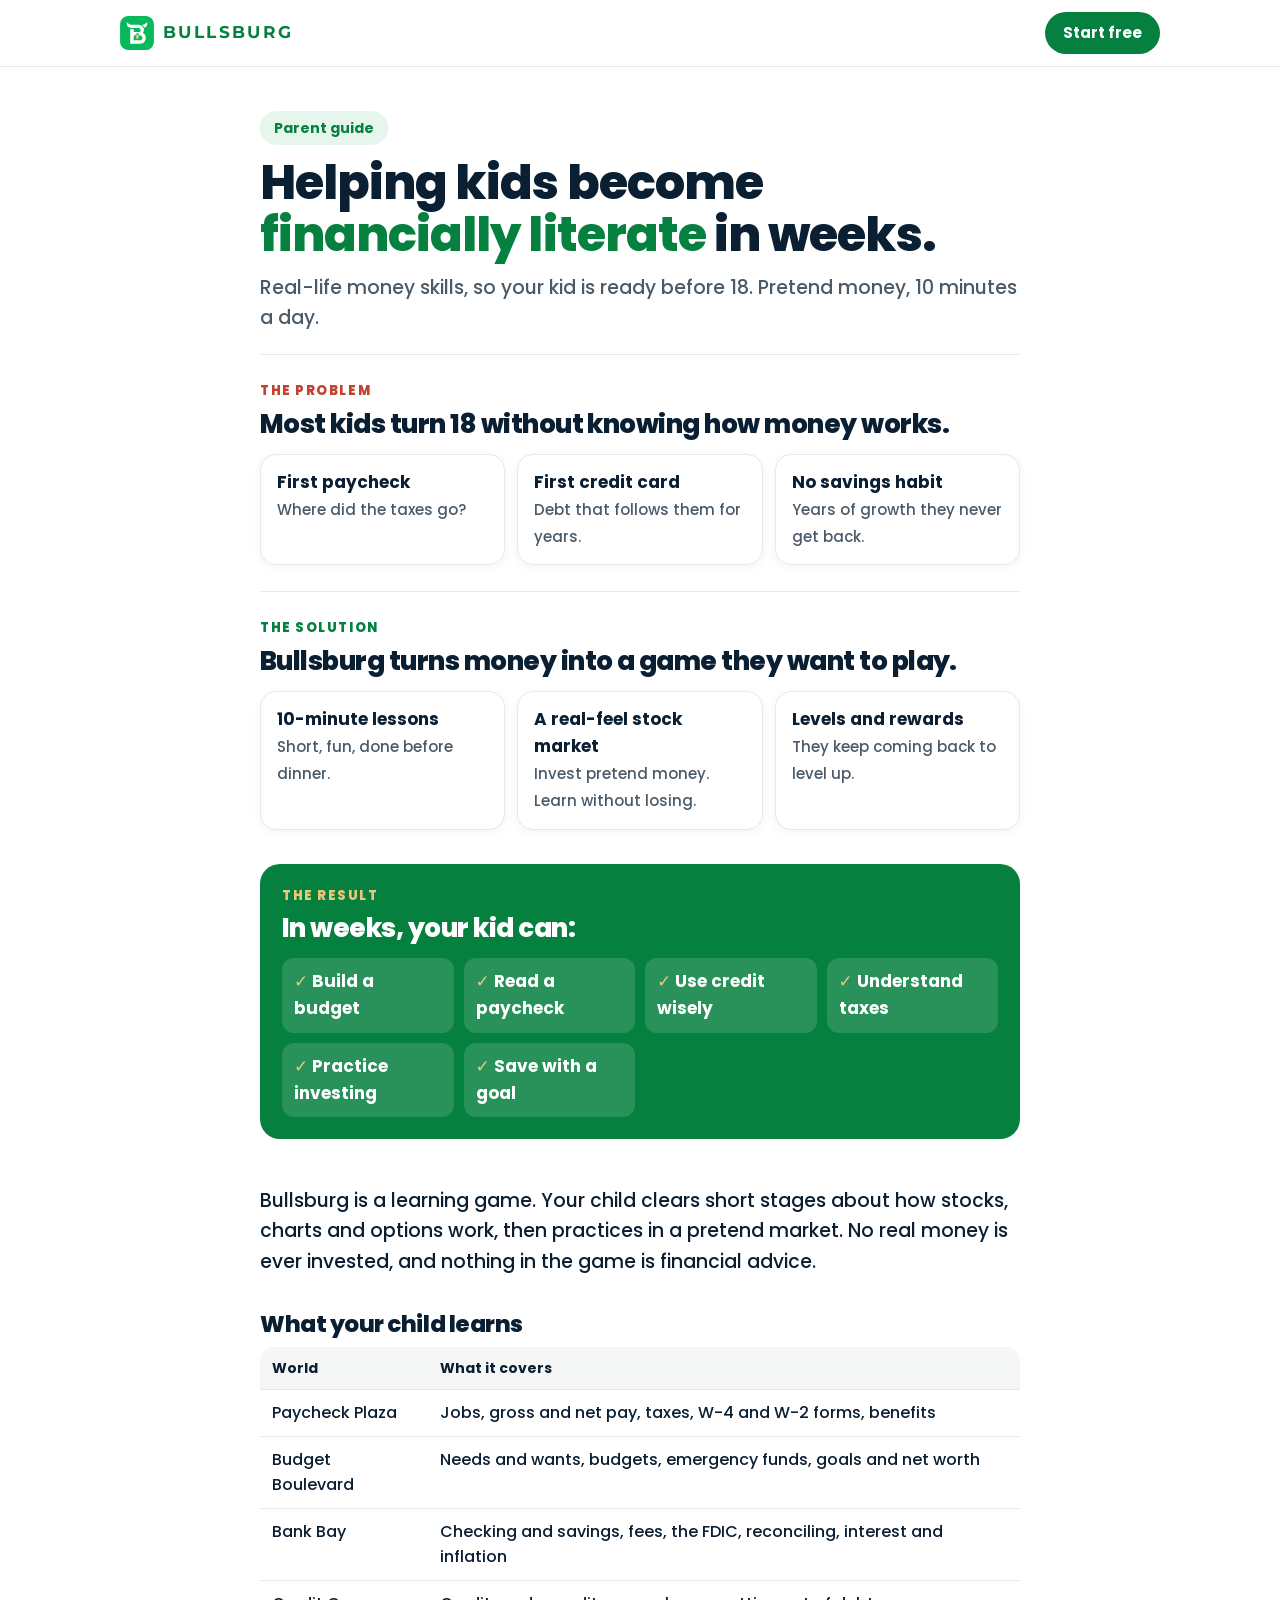
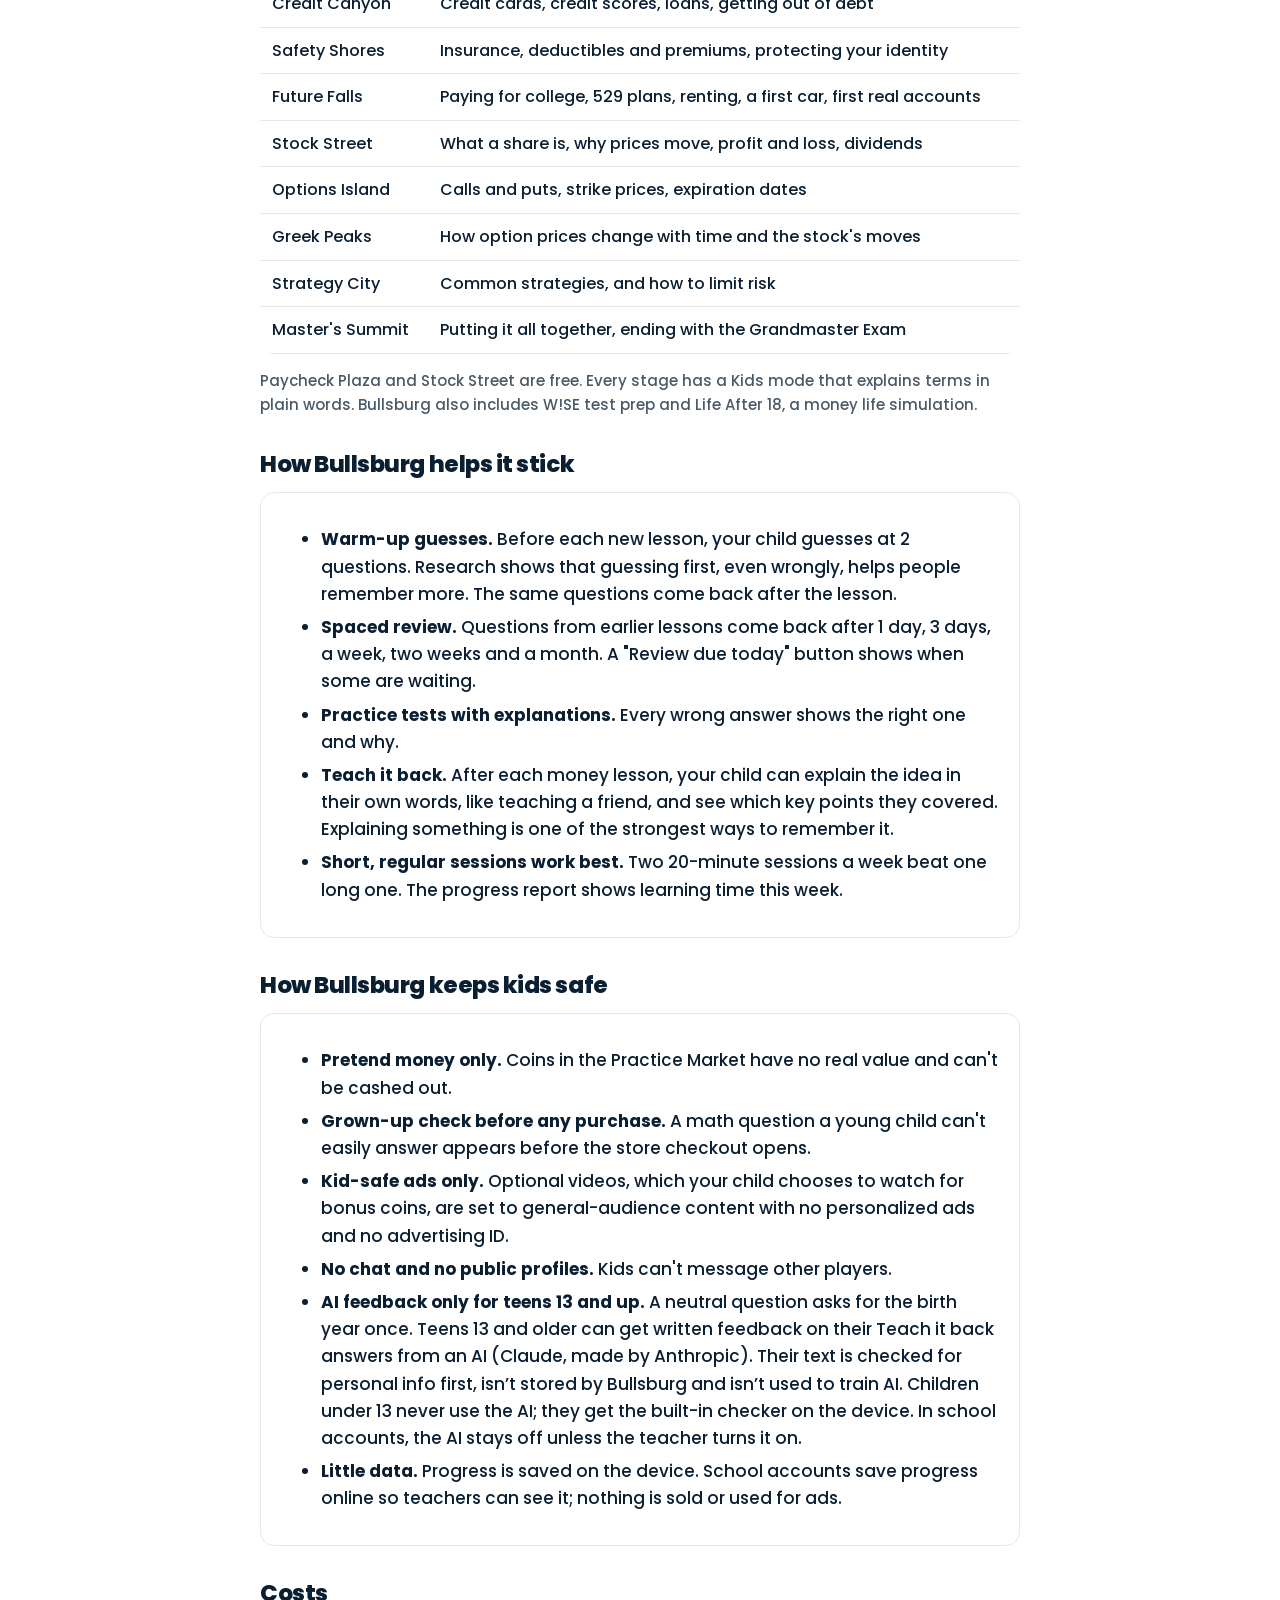
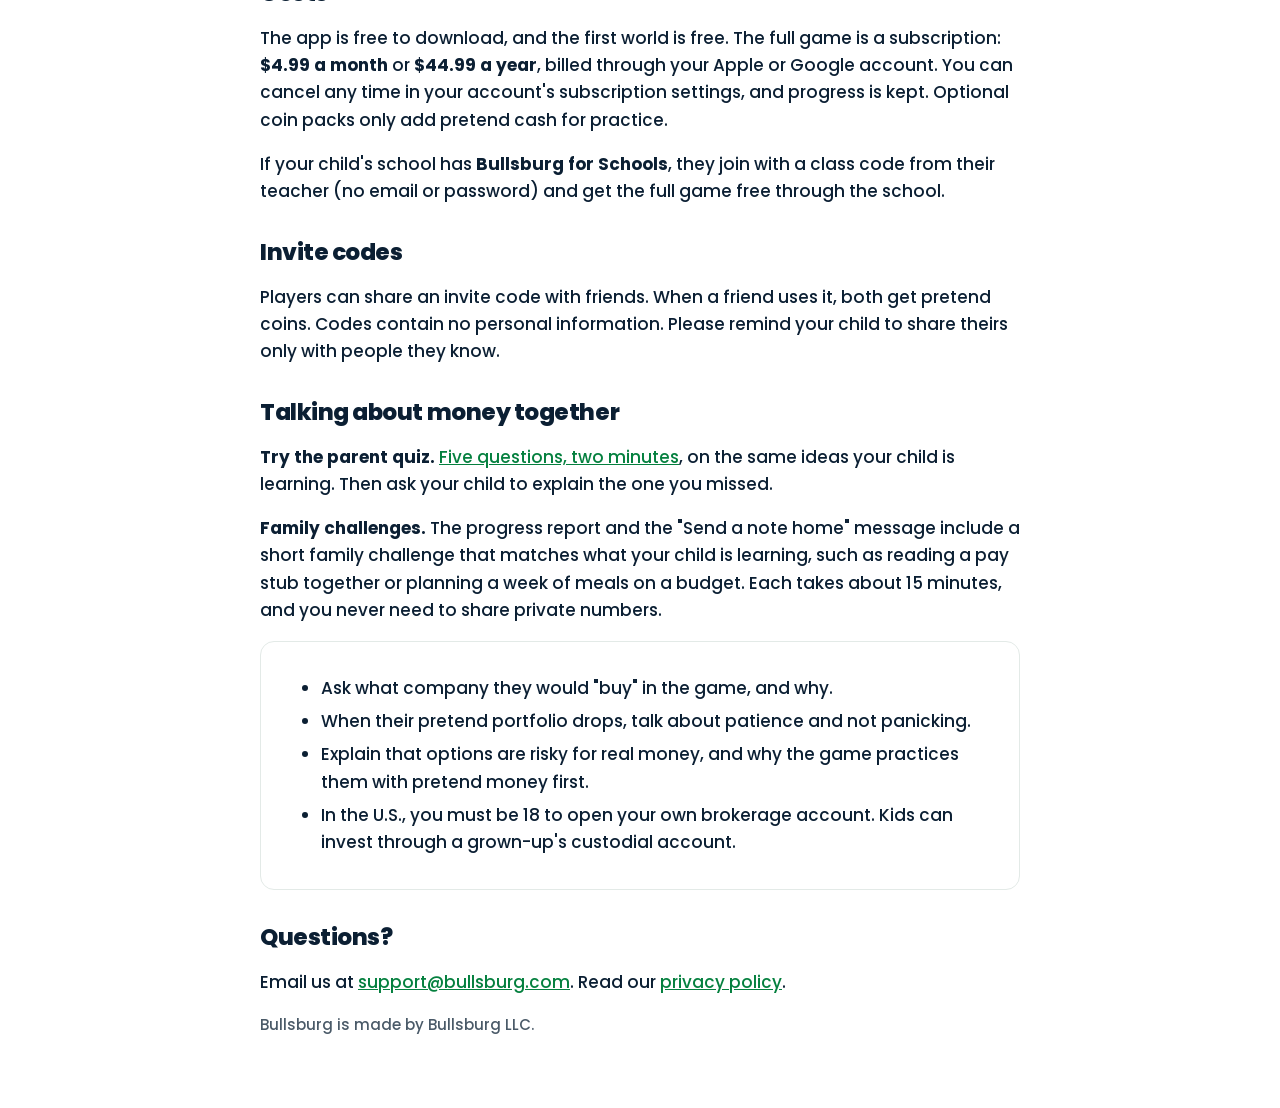
<file: parents.html>
<!doctype html>
<html lang="en"><head><meta charset="utf-8">
<meta name="viewport" content="width=device-width,initial-scale=1">
<title>Bullsburg Parent Guide</title>
<meta name="description" content="What Bullsburg teaches, how it keeps kids safe, and how to talk with your child about investing.">
<meta http-equiv="Content-Security-Policy" content="default-src 'self'; style-src 'self' 'unsafe-inline'; font-src 'self'; img-src 'self' data:; object-src 'none'; base-uri 'none'">
<link rel="stylesheet" href="fonts.css">
<style>
:root{--bg:#F6F3EA;--ink:#0A1F1A;--muted:#5B6B64;--line:#E2DDCE;--accent:#1F7A5A;--sun:#F2B632;color-scheme:light}
body{margin:0;background:var(--bg);color:var(--ink);font:17px/1.6 'Atkinson Hyperlegible',system-ui,sans-serif}
header{background:var(--ink);color:#fff;padding:28px 16px}header .w,main{max-width:760px;margin:0 auto}header b{color:var(--sun)}
h1,h2{font-family:Fraunces,Georgia,serif;line-height:1.2}h1{margin:6px 0 0;font-size:34px}h2{font-size:23px;margin:34px 0 8px}
main{padding:8px 16px 56px}.lead{font-size:19px}.box{background:#fff;border:1px solid var(--line);border-radius:14px;padding:16px 20px;margin:14px 0}
table{border-collapse:collapse;width:100%;background:#fff;border-radius:12px;overflow:hidden;font-size:16px}th,td{text-align:left;padding:10px 12px;border-bottom:1px solid var(--line);vertical-align:top}th{background:#EFEADC;font-size:14px}
li{margin:6px 0}a{color:var(--accent)}.muted{color:var(--muted);font-size:15px}

/* phone safety net: nothing may push the page wider than the screen */
html,body{overflow-wrap:break-word}img,video,svg,canvas,iframe{max-width:100%}pre{white-space:pre-wrap}
</style><style id="bb17">/* Bullsburg 1.7 brand */:root{--bg:#FFFFFF;--card:#FFFFFF;--ink:#0B1F33;--muted:#4A5A68;--line:#E3EAE7;--accent:#05803F;--sun:#05803F;--gold:#05803F}body{background:#fff;color:var(--ink);font-family:Poppins,system-ui,sans-serif}h1,h2,h3{font-family:Poppins,system-ui,sans-serif!important;font-weight:800;letter-spacing:-.02em}a{color:var(--accent)}.bbbar{position:sticky;top:0;z-index:5;background:#fff;border-bottom:1px solid var(--line)}.bbbar .bw{max-width:1040px;margin:0 auto;padding:12px 16px;display:flex;align-items:center;justify-content:space-between;gap:12px}.bbl{display:flex;align-items:center;gap:9px;text-decoration:none}.bbl b{font-family:Montserrat,Poppins,sans-serif;font-weight:700;font-size:17px;letter-spacing:.14em;color:#05803F}.bbcta{background:#05803F;color:#fff!important;text-decoration:none;font-weight:700;border-radius:999px;padding:9px 18px;font-size:15px;white-space:nowrap}.bbhero{background:#fff!important;color:var(--ink)!important;padding:44px 16px 20px!important}.bbhero b{color:var(--ink)}.bbhero a{color:var(--accent)!important}.pill{display:inline-block;background:#E6F6EC;color:#05803F;font-weight:700;font-size:14px;padding:6px 14px;border-radius:999px;margin-bottom:12px}.bbhero h1{font-size:clamp(32px,5vw,48px);line-height:1.08;margin:0 0 12px}.bbhero h1 em{font-style:normal;color:#05803F}.bbhero .sub{font-size:19px;color:var(--muted);margin:0}.kick{font-size:13px;font-weight:800;letter-spacing:.12em;text-transform:uppercase;margin-bottom:8px}.psr{max-width:760px;margin:0 auto;padding:0 16px}.psr h2{font-size:26px;line-height:1.15;margin:0 0 14px}.psr .blk{padding:26px 0;border-top:1px solid var(--line)}.psr .cards{display:grid;grid-template-columns:repeat(auto-fit,minmax(200px,1fr));gap:12px}.psr .c{background:#fff;border:1px solid var(--line);border-radius:16px;padding:14px 16px;box-shadow:0 2px 10px rgba(11,31,51,.05)}.psr .c b{display:block;font-size:17px}.psr .c span{color:var(--muted);font-size:15px}.psr .res{background:#05803F;color:#fff;border-radius:20px;padding:22px 22px;margin:8px 0 20px}.psr .res h2{color:#fff}.psr .res ul{list-style:none;padding:0;margin:0;display:grid;grid-template-columns:repeat(auto-fit,minmax(170px,1fr));gap:10px}.psr .res li{background:rgba(255,255,255,.14);border-radius:12px;padding:10px 12px;font-weight:700;margin:0}.psr .res li::before{content:"\2713  ";color:#EBC77C}main .box,table{border-radius:14px}th{background:#F4F7F6!important}</style><link rel="icon" type="image/png" sizes="48x48" href="/bullsburg-icon-48.png"><link rel="icon" type="image/png" sizes="96x96" href="/bullsburg-icon-96.png"><link rel="icon" type="image/png" sizes="192x192" href="/bullsburg-icon-192.png"><link rel="icon" href="/favicon.ico" sizes="any"><link rel="apple-touch-icon" href="/apple-touch-icon.png"></head><body>
<div class="bbbar"><div class="bw"><a href="./" class="bbl"><img src="bullsburg-mark.svg" alt="" width="34" height="34"><b>BULLSBURG</b></a><a class="bbcta" href="./">Start free</a></div></div>
<header class="bbhero"><div class="w"><div class="pill">Parent guide</div><h1>Helping kids become <em>financially literate</em> in weeks.</h1><p class="sub">Real-life money skills, so your kid is ready before 18. Pretend money, 10 minutes a day.</p></div></header>
<section class="psr"><div class="blk"><div class="kick" style="color:#C2412F">The problem</div><h2>Most kids turn 18 without knowing how money works.</h2><div class="cards"><div class="c"><b>First paycheck</b><span>Where did the taxes go?</span></div><div class="c"><b>First credit card</b><span>Debt that follows them for years.</span></div><div class="c"><b>No savings habit</b><span>Years of growth they never get back.</span></div></div></div><div class="blk"><div class="kick" style="color:#05803F">The solution</div><h2>Bullsburg turns money into a game they want to play.</h2><div class="cards"><div class="c"><b>10-minute lessons</b><span>Short, fun, done before dinner.</span></div><div class="c"><b>A real-feel stock market</b><span>Invest pretend money. Learn without losing.</span></div><div class="c"><b>Levels and rewards</b><span>They keep coming back to level up.</span></div></div></div><div class="res"><div class="kick" style="color:#EBC77C">The result</div><h2>In weeks, your kid can:</h2><ul><li>Build a budget</li><li>Read a paycheck</li><li>Use credit wisely</li><li>Understand taxes</li><li>Practice investing</li><li>Save with a goal</li></ul></div></section>

<main>
<p class="lead">Bullsburg is a learning game. Your child clears short stages about how stocks, charts and options work, then practices in a pretend market. No real money is ever invested, and nothing in the game is financial advice.</p>

<h2>What your child learns</h2>
<table><tr><th>World</th><th>What it covers</th></tr>
<tr><td>Paycheck Plaza</td><td>Jobs, gross and net pay, taxes, W-4 and W-2 forms, benefits</td></tr>
<tr><td>Budget Boulevard</td><td>Needs and wants, budgets, emergency funds, goals and net worth</td></tr>
<tr><td>Bank Bay</td><td>Checking and savings, fees, the FDIC, reconciling, interest and inflation</td></tr>
<tr><td>Credit Canyon</td><td>Credit cards, credit scores, loans, getting out of debt</td></tr>
<tr><td>Safety Shores</td><td>Insurance, deductibles and premiums, protecting your identity</td></tr>
<tr><td>Future Falls</td><td>Paying for college, 529 plans, renting, a first car, first real accounts</td></tr>
<tr><td>Stock Street</td><td>What a share is, why prices move, profit and loss, dividends</td></tr>
<tr><td>Options Island</td><td>Calls and puts, strike prices, expiration dates</td></tr>
<tr><td>Greek Peaks</td><td>How option prices change with time and the stock's moves</td></tr>
<tr><td>Strategy City</td><td>Common strategies, and how to limit risk</td></tr>
<tr><td>Master's Summit</td><td>Putting it all together, ending with the Grandmaster Exam</td></tr></table>
<p class="muted">Paycheck Plaza and Stock Street are free. Every stage has a Kids mode that explains terms in plain words. Bullsburg also includes W!SE test prep and Life After 18, a money life simulation.</p>
<h2>How Bullsburg helps it stick</h2>
<div class="box"><ul>
<li><b>Warm-up guesses.</b> Before each new lesson, your child guesses at 2 questions. Research shows that guessing first, even wrongly, helps people remember more. The same questions come back after the lesson.</li>
<li><b>Spaced review.</b> Questions from earlier lessons come back after 1 day, 3 days, a week, two weeks and a month. A "Review due today" button shows when some are waiting.</li>
<li><b>Practice tests with explanations.</b> Every wrong answer shows the right one and why.</li>
<li><b>Teach it back.</b> After each money lesson, your child can explain the idea in their own words, like teaching a friend, and see which key points they covered. Explaining something is one of the strongest ways to remember it.</li>
<li><b>Short, regular sessions work best.</b> Two 20-minute sessions a week beat one long one. The progress report shows learning time this week.</li>
</ul></div>

<h2>How Bullsburg keeps kids safe</h2>
<div class="box"><ul>
<li><b>Pretend money only.</b> Coins in the Practice Market have no real value and can't be cashed out.</li>
<li><b>Grown-up check before any purchase.</b> A math question a young child can't easily answer appears before the store checkout opens.</li>
<li><b>Kid-safe ads only.</b> Optional videos, which your child chooses to watch for bonus coins, are set to general-audience content with no personalized ads and no advertising ID.</li>
<li><b>No chat and no public profiles.</b> Kids can't message other players.</li>
<li><b>AI feedback only for teens 13 and up.</b> A neutral question asks for the birth year once. Teens 13 and older can get written feedback on their Teach it back answers from an AI (Claude, made by Anthropic). Their text is checked for personal info first, isn’t stored by Bullsburg and isn’t used to train AI. Children under 13 never use the AI; they get the built-in checker on the device. In school accounts, the AI stays off unless the teacher turns it on.</li>
<li><b>Little data.</b> Progress is saved on the device. School accounts save progress online so teachers can see it; nothing is sold or used for ads.</li>
</ul></div>

<h2>Costs</h2>
<p>The app is free to download, and the first world is free. The full game is a subscription: <b>$4.99 a month</b> or <b>$44.99 a year</b>, billed through your Apple or Google account. You can cancel any time in your account's subscription settings, and progress is kept. Optional coin packs only add pretend cash for practice.</p>
<p>If your child's school has <b>Bullsburg for Schools</b>, they join with a class code from their teacher (no email or password) and get the full game free through the school.</p>

<h2>Invite codes</h2>
<p>Players can share an invite code with friends. When a friend uses it, both get pretend coins. Codes contain no personal information. Please remind your child to share theirs only with people they know.</p>

<h2>Talking about money together</h2>
<p><b>Try the parent quiz.</b> <a href="quiz.html">Five questions, two minutes</a>, on the same ideas your child is learning. Then ask your child to explain the one you missed.</p>
<p><b>Family challenges.</b> The progress report and the "Send a note home" message include a short family challenge that matches what your child is learning, such as reading a pay stub together or planning a week of meals on a budget. Each takes about 15 minutes, and you never need to share private numbers.</p>
<div class="box"><ul>
<li>Ask what company they would "buy" in the game, and why.</li>
<li>When their pretend portfolio drops, talk about patience and not panicking.</li>
<li>Explain that options are risky for real money, and why the game practices them with pretend money first.</li>
<li>In the U.S., you must be 18 to open your own brokerage account. Kids can invest through a grown-up's custodial account.</li>
</ul></div>

<h2>Questions?</h2>
<p>Email us at <a href="mailto:support@bullsburg.com">support@bullsburg.com</a>. Read our <a href="privacy.html">privacy policy</a>.</p>
<p class="muted">Bullsburg is made by Bullsburg LLC.</p>
</main></body></html>
</file>
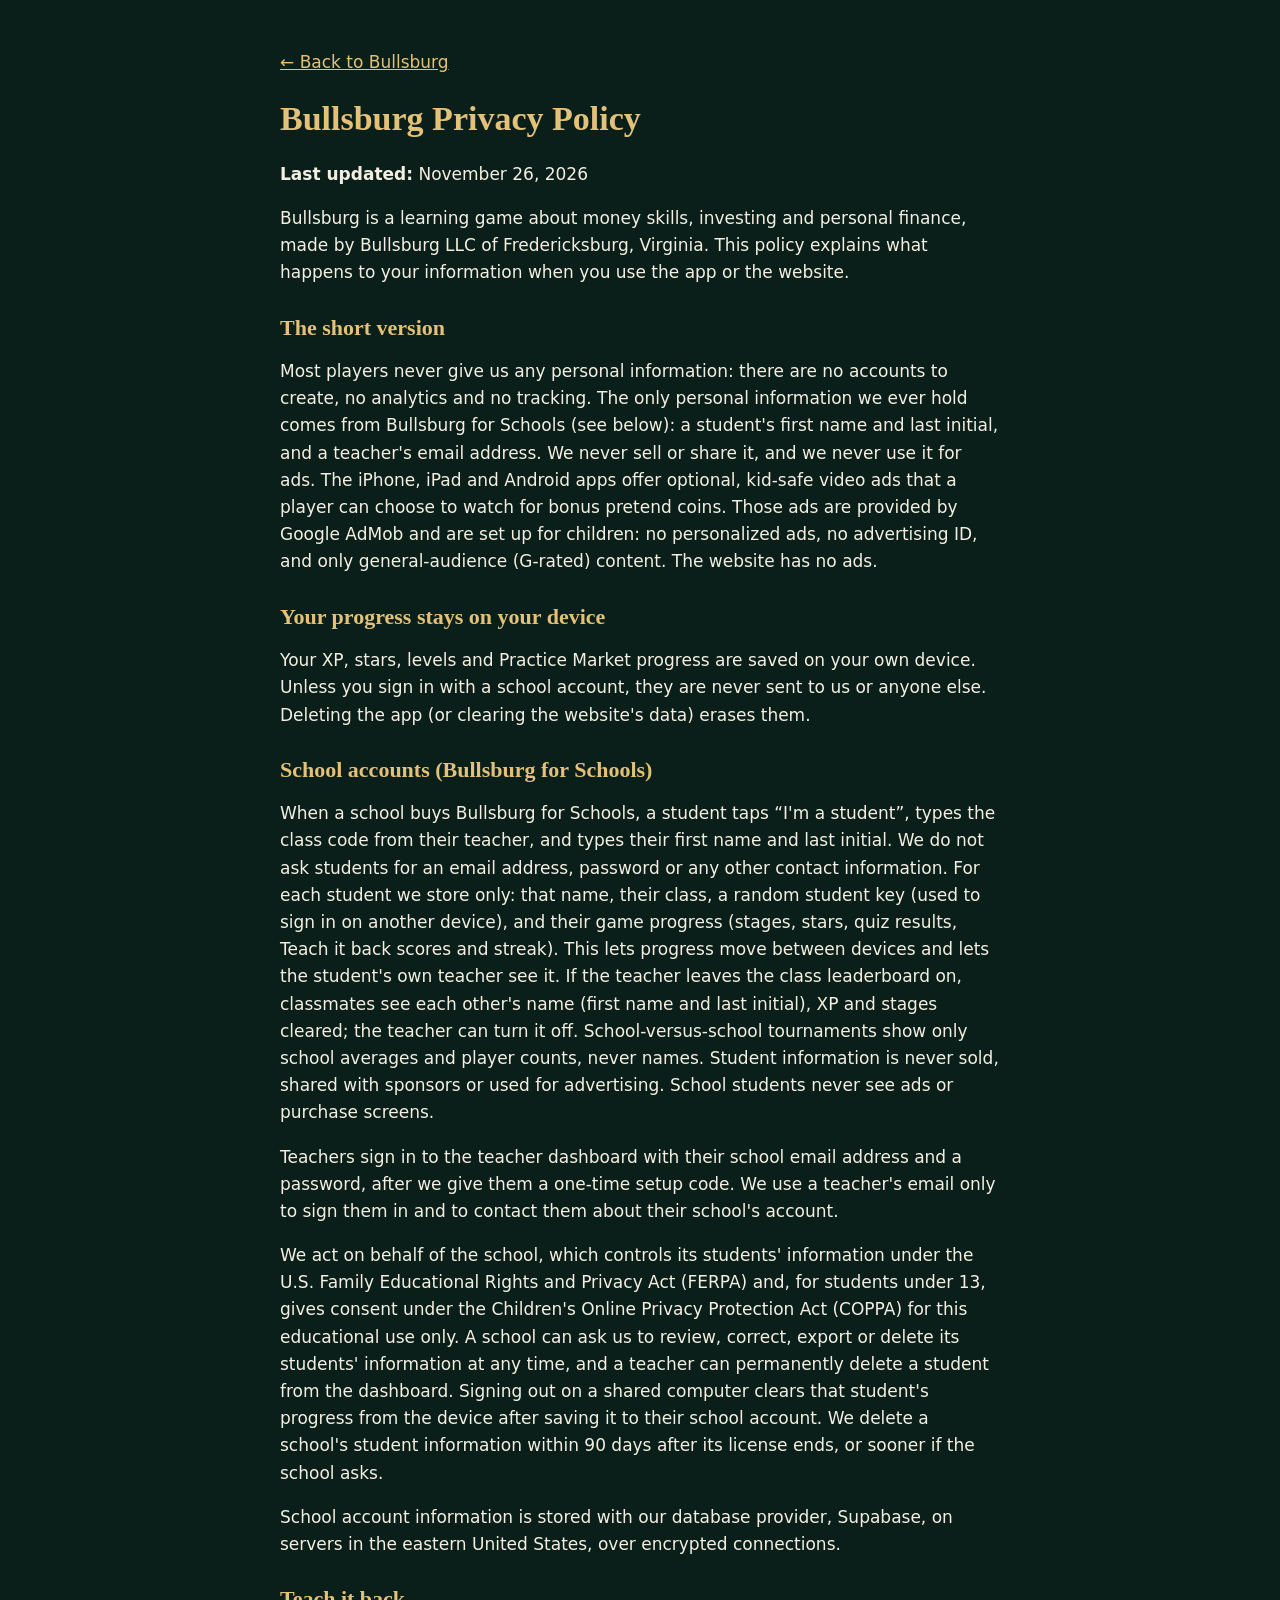
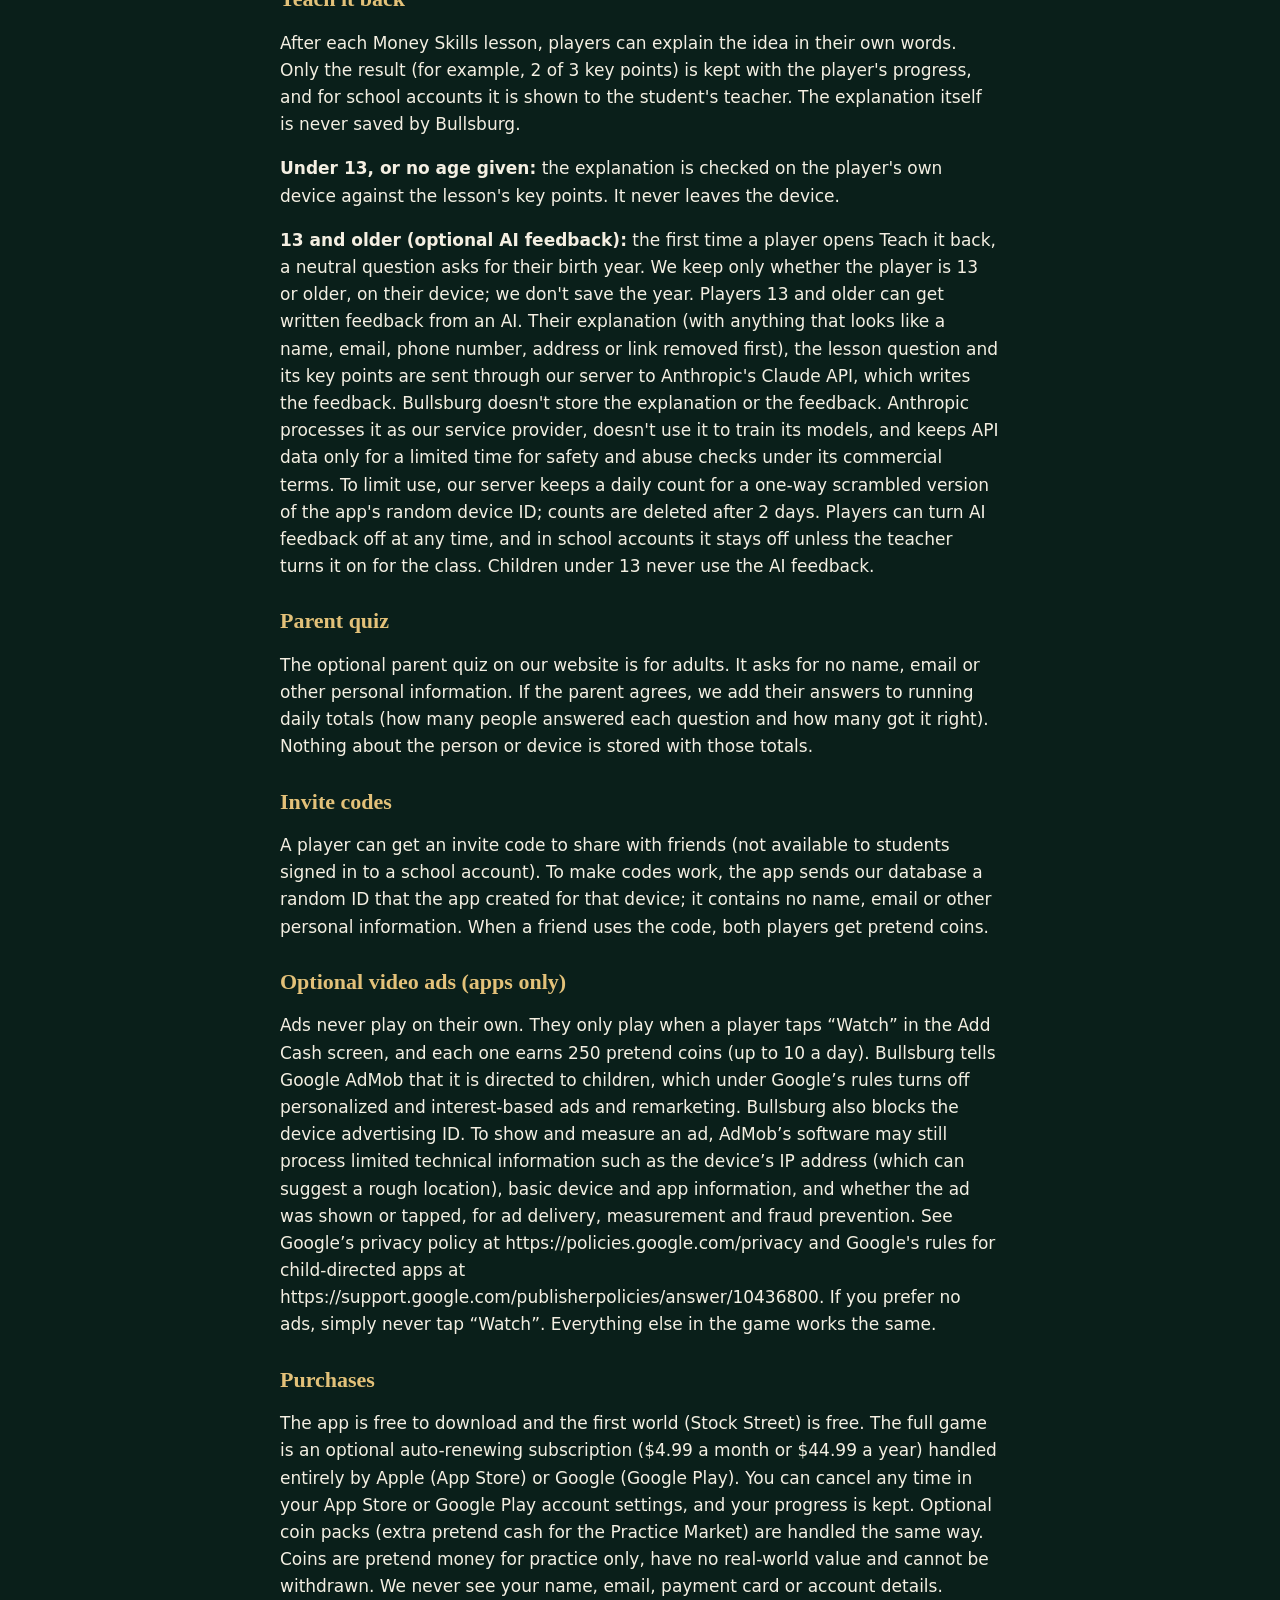
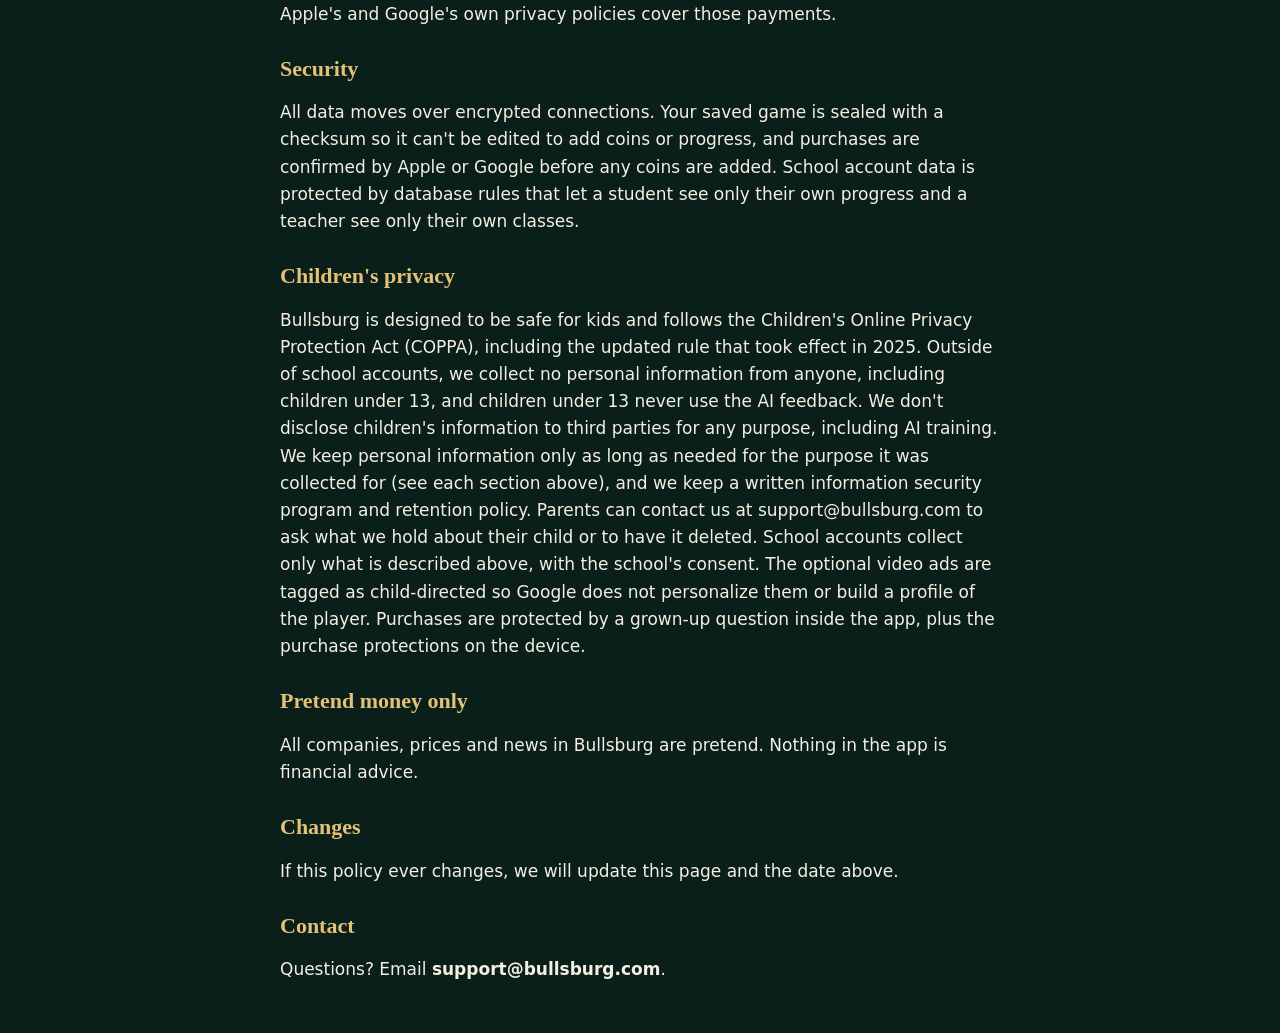
<file: privacy.html>
<!doctype html><html lang="en"><head><meta charset="utf-8"><meta name="viewport" content="width=device-width,initial-scale=1"><title>Bullsburg Privacy Policy</title>
<style>body{overflow-wrap:anywhere;font:17px/1.6 "Atkinson Hyperlegible",system-ui,sans-serif;max-width:720px;margin:0 auto;padding:32px 20px;color:#F4EFE2;background:#0A1F1A}h1,h2{font-family:"Fraunces",Georgia,serif;line-height:1.15}h1{font-size:34px}h2{font-size:22px;margin-top:28px}a{color:#E3C179}h1,h2{color:#E3C179}
/* phone safety net: nothing may push the page wider than the screen */
html,body{overflow-wrap:break-word}img,video,svg,canvas,iframe{max-width:100%}pre{white-space:pre-wrap}
</style><link rel="icon" type="image/png" sizes="48x48" href="/bullsburg-icon-48.png"><link rel="icon" type="image/png" sizes="96x96" href="/bullsburg-icon-96.png"><link rel="icon" type="image/png" sizes="192x192" href="/bullsburg-icon-192.png"><link rel="icon" href="/favicon.ico" sizes="any"><link rel="apple-touch-icon" href="/apple-touch-icon.png"></head>
<body><p><a href="index.html">&larr; Back to Bullsburg</a></p><h1>Bullsburg Privacy Policy</h1><p><b>Last updated:</b> November 26, 2026</p>
<p>Bullsburg is a learning game about money skills, investing and personal finance, made by Bullsburg LLC of Fredericksburg, Virginia. This policy explains what happens to your information when you use the app or the website.</p>
<h2>The short version</h2><p>Most players never give us any personal information: there are no accounts to create, no analytics and no tracking. The only personal information we ever hold comes from Bullsburg for Schools (see below): a student's first name and last initial, and a teacher's email address. We never sell or share it, and we never use it for ads. The iPhone, iPad and Android apps offer optional, kid-safe video ads that a player can choose to watch for bonus pretend coins. Those ads are provided by Google AdMob and are set up for children: no personalized ads, no advertising ID, and only general-audience (G-rated) content. The website has no ads.</p>
<h2>Your progress stays on your device</h2><p>Your XP, stars, levels and Practice Market progress are saved on your own device. Unless you sign in with a school account, they are never sent to us or anyone else. Deleting the app (or clearing the website's data) erases them.</p>
<h2>School accounts (Bullsburg for Schools)</h2><p>When a school buys Bullsburg for Schools, a student taps “I'm a student”, types the class code from their teacher, and types their first name and last initial. We do not ask students for an email address, password or any other contact information. For each student we store only: that name, their class, a random student key (used to sign in on another device), and their game progress (stages, stars, quiz results, Teach it back scores and streak). This lets progress move between devices and lets the student's own teacher see it. If the teacher leaves the class leaderboard on, classmates see each other's name (first name and last initial), XP and stages cleared; the teacher can turn it off. School-versus-school tournaments show only school averages and player counts, never names. Student information is never sold, shared with sponsors or used for advertising. School students never see ads or purchase screens.</p>
<p>Teachers sign in to the teacher dashboard with their school email address and a password, after we give them a one-time setup code. We use a teacher's email only to sign them in and to contact them about their school's account.</p>
<p>We act on behalf of the school, which controls its students' information under the U.S. Family Educational Rights and Privacy Act (FERPA) and, for students under 13, gives consent under the Children's Online Privacy Protection Act (COPPA) for this educational use only. A school can ask us to review, correct, export or delete its students' information at any time, and a teacher can permanently delete a student from the dashboard. Signing out on a shared computer clears that student's progress from the device after saving it to their school account. We delete a school's student information within 90 days after its license ends, or sooner if the school asks.</p>
<p>School account information is stored with our database provider, Supabase, on servers in the eastern United States, over encrypted connections.</p>
<h2>Teach it back</h2><p>After each Money Skills lesson, players can explain the idea in their own words. Only the result (for example, 2 of 3 key points) is kept with the player's progress, and for school accounts it is shown to the student's teacher. The explanation itself is never saved by Bullsburg.</p><p><b>Under 13, or no age given:</b> the explanation is checked on the player's own device against the lesson's key points. It never leaves the device.</p><p><b>13 and older (optional AI feedback):</b> the first time a player opens Teach it back, a neutral question asks for their birth year. We keep only whether the player is 13 or older, on their device; we don't save the year. Players 13 and older can get written feedback from an AI. Their explanation (with anything that looks like a name, email, phone number, address or link removed first), the lesson question and its key points are sent through our server to Anthropic's Claude API, which writes the feedback. Bullsburg doesn't store the explanation or the feedback. Anthropic processes it as our service provider, doesn't use it to train its models, and keeps API data only for a limited time for safety and abuse checks under its commercial terms. To limit use, our server keeps a daily count for a one-way scrambled version of the app's random device ID; counts are deleted after 2 days. Players can turn AI feedback off at any time, and in school accounts it stays off unless the teacher turns it on for the class. Children under 13 never use the AI feedback.</p><h2>Parent quiz</h2><p>The optional parent quiz on our website is for adults. It asks for no name, email or other personal information. If the parent agrees, we add their answers to running daily totals (how many people answered each question and how many got it right). Nothing about the person or device is stored with those totals.</p><h2>Invite codes</h2><p>A player can get an invite code to share with friends (not available to students signed in to a school account). To make codes work, the app sends our database a random ID that the app created for that device; it contains no name, email or other personal information. When a friend uses the code, both players get pretend coins.</p>
<h2>Optional video ads (apps only)</h2><p>Ads never play on their own. They only play when a player taps “Watch” in the Add Cash screen, and each one earns 250 pretend coins (up to 10 a day). Bullsburg tells Google AdMob that it is directed to children, which under Google’s rules turns off personalized and interest-based ads and remarketing. Bullsburg also blocks the device advertising ID. To show and measure an ad, AdMob’s software may still process limited technical information such as the device’s IP address (which can suggest a rough location), basic device and app information, and whether the ad was shown or tapped, for ad delivery, measurement and fraud prevention. See Google’s privacy policy at https://policies.google.com/privacy and Google's rules for child-directed apps at https://support.google.com/publisherpolicies/answer/10436800. If you prefer no ads, simply never tap “Watch”. Everything else in the game works the same.</p>
<h2>Purchases</h2><p>The app is free to download and the first world (Stock Street) is free. The full game is an optional auto-renewing subscription ($4.99 a month or $44.99 a year) handled entirely by Apple (App Store) or Google (Google Play). You can cancel any time in your App Store or Google Play account settings, and your progress is kept. Optional coin packs (extra pretend cash for the Practice Market) are handled the same way. Coins are pretend money for practice only, have no real-world value and cannot be withdrawn. We never see your name, email, payment card or account details. Apple's and Google's own privacy policies cover those payments.</p>
<h2>Security</h2><p>All data moves over encrypted connections. Your saved game is sealed with a checksum so it can't be edited to add coins or progress, and purchases are confirmed by Apple or Google before any coins are added. School account data is protected by database rules that let a student see only their own progress and a teacher see only their own classes.</p>
<h2>Children's privacy</h2><p>Bullsburg is designed to be safe for kids and follows the Children's Online Privacy Protection Act (COPPA), including the updated rule that took effect in 2025. Outside of school accounts, we collect no personal information from anyone, including children under 13, and children under 13 never use the AI feedback. We don't disclose children's information to third parties for any purpose, including AI training. We keep personal information only as long as needed for the purpose it was collected for (see each section above), and we keep a written information security program and retention policy. Parents can contact us at support@bullsburg.com to ask what we hold about their child or to have it deleted. School accounts collect only what is described above, with the school's consent. The optional video ads are tagged as child-directed so Google does not personalize them or build a profile of the player. Purchases are protected by a grown-up question inside the app, plus the purchase protections on the device.</p>
<h2>Pretend money only</h2><p>All companies, prices and news in Bullsburg are pretend. Nothing in the app is financial advice.</p>
<h2>Changes</h2><p>If this policy ever changes, we will update this page and the date above.</p>
<h2>Contact</h2><p>Questions? Email <b>support@bullsburg.com</b>.</p></body></html>
</file>
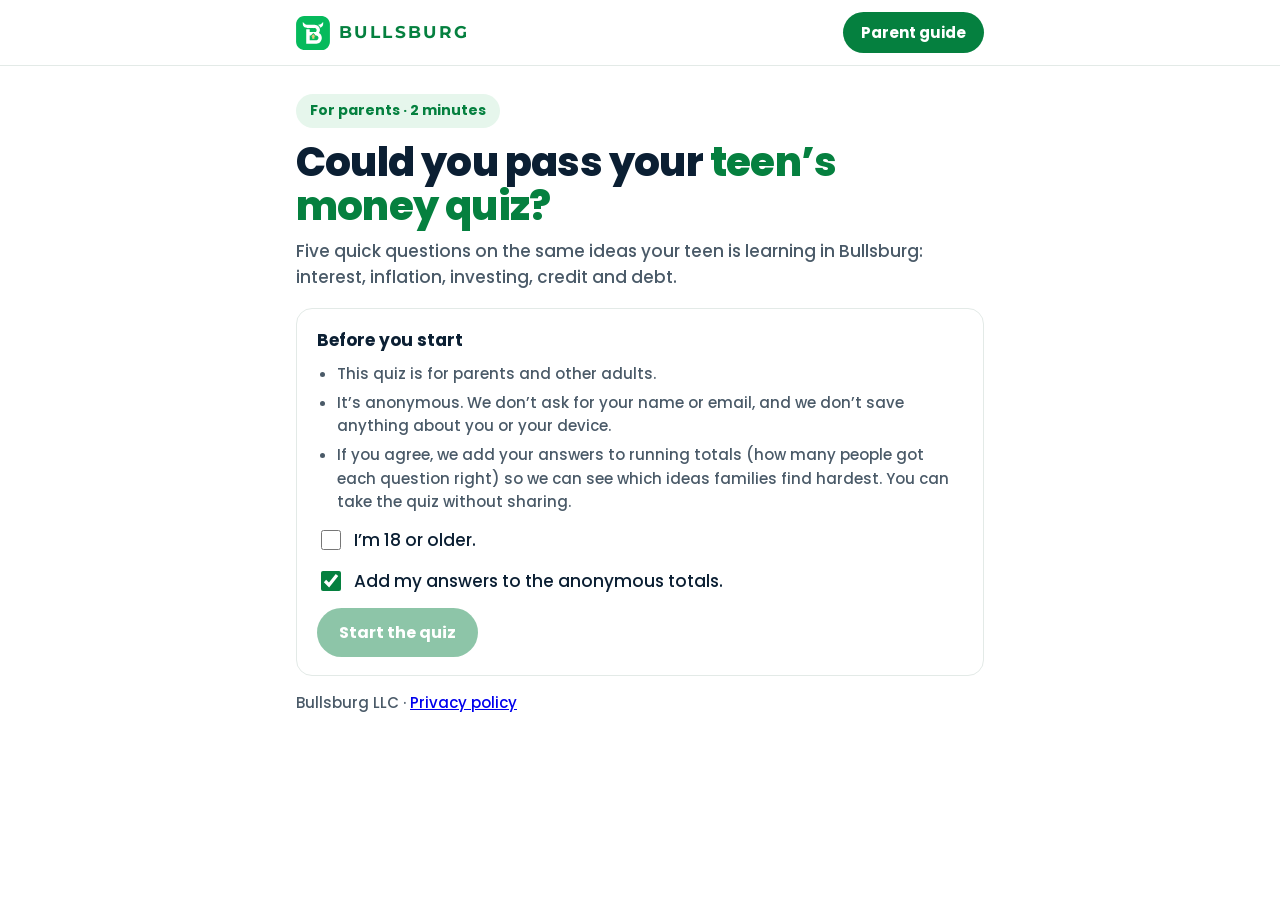
<file: quiz.html>
<!doctype html>
<html lang="en"><head><meta charset="utf-8">
<meta name="viewport" content="width=device-width,initial-scale=1">
<title>Parent Money Quiz</title>
<meta name="description" content="A 2-minute money quiz for parents: the same ideas your teen is learning in Bullsburg.">
<meta http-equiv="Content-Security-Policy" content="default-src 'self'; script-src 'self' 'unsafe-inline'; style-src 'self' 'unsafe-inline'; img-src 'self' data:; font-src 'self'; connect-src 'self' https://nvjlgiohvctocgbpegvi.supabase.co; object-src 'none'; base-uri 'none'; form-action 'none'">
<meta name="referrer" content="no-referrer">
<link rel="stylesheet" href="fonts.css">
<style>
:root{--bg:#fff;--ink:#0B1F33;--muted:#4A5A68;--line:#E3EAE7;--g:#05803F;--tint:#E6F6EC;--bad:#C2412F;color-scheme:light}
*{box-sizing:border-box}
body{margin:0;background:var(--bg);color:var(--ink);font:17px/1.55 Poppins,system-ui,sans-serif;overflow-wrap:break-word}
.bar{position:sticky;top:0;background:#fff;border-bottom:1px solid var(--line);z-index:2}
.bar .w{max-width:720px;margin:0 auto;padding:12px 16px;display:flex;align-items:center;justify-content:space-between;gap:12px}
.logo{display:flex;align-items:center;gap:9px;text-decoration:none}.logo b{font-family:Montserrat,Poppins,sans-serif;font-weight:700;font-size:17px;letter-spacing:.14em;color:var(--g)}
main{max-width:720px;margin:0 auto;padding:28px 16px 56px}
.pill{display:inline-block;background:var(--tint);color:var(--g);font-weight:700;font-size:14px;padding:6px 14px;border-radius:999px}
h1{font-size:clamp(28px,6vw,40px);line-height:1.1;margin:12px 0 10px;font-weight:800;letter-spacing:-.02em}h1 em{font-style:normal;color:var(--g)}
h2{font-size:22px;line-height:1.25;margin:6px 0 14px;font-weight:800}
.sub{color:var(--muted);margin:0 0 18px}.muted{color:var(--muted);font-size:15px}
.card{border:1px solid var(--line);border-radius:16px;padding:18px 20px;margin:14px 0;background:#fff}
.btn{display:inline-block;background:var(--g);color:#fff;border:0;border-radius:999px;padding:12px 22px;font:700 16px Poppins,system-ui,sans-serif;cursor:pointer;text-decoration:none}
.btn:disabled{opacity:.45;cursor:default}.btn.ghost{background:#fff;color:var(--g);border:2px solid var(--g)}
.opt{display:block;width:100%;text-align:left;background:#fff;border:2px solid var(--line);border-radius:12px;padding:12px 14px;margin:8px 0;font:500 16px Poppins,system-ui,sans-serif;color:var(--ink);cursor:pointer}
.opt:hover:not(:disabled){border-color:var(--g)}.opt.ok{border-color:var(--g);background:var(--tint)}.opt.no{border-color:var(--bad);background:#FBECE9}
.prog{height:6px;background:var(--line);border-radius:6px;overflow:hidden;margin:0 0 16px}.prog i{display:block;height:100%;background:var(--g);transition:width .3s}
label.ck{display:flex;gap:10px;align-items:flex-start;margin:14px 0}label.ck input{width:20px;height:20px;margin-top:3px;accent-color:var(--g)}
.why{margin:10px 0 0;padding:10px 14px;border-left:4px solid var(--g);background:var(--tint);border-radius:0 10px 10px 0;font-size:15.5px}
.score{font-size:46px;font-weight:800;color:var(--g);line-height:1}
ul{padding-left:20px}li{margin:6px 0}
</style><link rel="icon" type="image/png" sizes="48x48" href="/bullsburg-icon-48.png"><link rel="icon" type="image/png" sizes="96x96" href="/bullsburg-icon-96.png"><link rel="icon" type="image/png" sizes="192x192" href="/bullsburg-icon-192.png"><link rel="icon" href="/favicon.ico" sizes="any"><link rel="apple-touch-icon" href="/apple-touch-icon.png"></head><body>
<div class="bar"><div class="w"><a href="./" class="logo"><img src="bullsburg-mark.svg" alt="" width="34" height="34"><b>BULLSBURG</b></a><a class="btn" style="padding:9px 18px;font-size:15px" href="parents.html">Parent guide</a></div></div>
<main id="app"></main>
<script>window.TT_SB = {"url": "https://nvjlgiohvctocgbpegvi.supabase.co", "key": "sb_publishable_uY-81hCWhNXbnreZKwT7Tg_USO1Wljj", "google": true};</script>
<script src="cloud.js"></script>
<script>
(function () {
  var QS = [
    { q: 'You put $100 in a savings account that earns 2% a year. After 5 years, how much is in it?', o: ['More than $102', 'Exactly $102', 'Less than $102'], a: 0,
      w: 'Interest adds $2 in the first year alone, then keeps earning on the growing balance (compound interest), so it ends up at about $110.' },
    { q: 'Your savings earn 1% a year and prices rise 2% a year. After one year, your money buys:', o: ['More than today', 'The same as today', 'Less than today'], a: 2,
      w: 'When inflation is higher than your interest rate, your money loses buying power, even though the number in the account went up.' },
    { q: 'True or false: buying one company’s stock is usually safer than buying a fund that holds hundreds of companies.', o: ['True', 'False'], a: 1,
      w: 'False. A fund spreads your money across many companies (diversification), so one company’s bad year hurts much less.' },
    { q: 'Which has the biggest effect on a credit score?', o: ['How much you earn', 'Paying bills on time', 'How many bank accounts you have'], a: 1,
      w: 'Payment history is the biggest part of a FICO score. Income isn’t part of a credit score at all.' },
    { q: 'You owe $1,000 on a card with a 20% APR and pay only $25 a month. About how long until it’s paid off?', o: ['Under 2 years', '2 to 4 years', 'More than 5 years'], a: 2,
      w: 'About 5½ years, and you’d pay roughly $650 in interest. Most of each early payment goes to interest, not the balance.' }
  ];
  var app = document.getElementById('app'), i = 0, right = [], C = window.TickerCloud;
  function esc(s) { return String(s).replace(/[&<>"]/g, function (c) { return { '&': '&amp;', '<': '&lt;', '>': '&gt;', '"': '&quot;' }[c]; }); }

  function intro() {
    app.innerHTML = '<span class="pill">For parents · 2 minutes</span><h1>Could you pass your <em>teen’s money quiz?</em></h1>' +
      '<p class="sub">Five quick questions on the same ideas your teen is learning in Bullsburg: interest, inflation, investing, credit and debt.</p>' +
      '<div class="card"><b>Before you start</b><ul class="muted" style="margin:8px 0 0">' +
      '<li>This quiz is for parents and other adults.</li>' +
      '<li>It’s anonymous. We don’t ask for your name or email, and we don’t save anything about you or your device.</li>' +
      '<li>If you agree, we add your answers to running totals (how many people got each question right) so we can see which ideas families find hardest. You can take the quiz without sharing.</li></ul>' +
      '<label class="ck"><input type="checkbox" id="adult"> <span>I’m 18 or older.</span></label>' +
      '<label class="ck"><input type="checkbox" id="share" checked> <span>Add my answers to the anonymous totals.</span></label>' +
      '<button class="btn" id="go" disabled>Start the quiz</button></div>' +
      '<p class="muted">Bullsburg LLC · <a href="privacy.html">Privacy policy</a></p>';
    var ad = document.getElementById('adult'), go = document.getElementById('go');
    ad.onchange = function () { go.disabled = !ad.checked; };
    go.onclick = function () { share = document.getElementById('share').checked; i = 0; right = []; ask(); };
  }
  var share = true;

  function ask() {
    var Q = QS[i];
    app.innerHTML = '<div class="prog" aria-hidden="true"><i style="width:' + (i / QS.length * 100) + '%"></i></div>' +
      '<p class="muted" style="margin:0">Question ' + (i + 1) + ' of ' + QS.length + '</p><h2>' + esc(Q.q) + '</h2>' +
      '<div id="opts">' + Q.o.map(function (o, k) { return '<button class="opt" data-k="' + k + '">' + esc(o) + '</button>'; }).join('') + '</div><div id="after" aria-live="polite"></div>';
    Array.prototype.forEach.call(app.querySelectorAll('.opt'), function (b) {
      b.onclick = function () {
        var k = +b.dataset.k, ok = k === Q.a; right.push(ok);
        Array.prototype.forEach.call(app.querySelectorAll('.opt'), function (x) { x.disabled = true; if (+x.dataset.k === Q.a) x.classList.add('ok'); });
        if (!ok) b.classList.add('no');
        document.getElementById('after').innerHTML = '<div class="why"><b>' + (ok ? 'Right.' : 'Not quite.') + '</b> ' + esc(Q.w) + '</div>' +
          '<p style="margin-top:16px"><button class="btn" id="next">' + (i + 1 < QS.length ? 'Next question' : 'See my score') + '</button></p>';
        document.getElementById('next').onclick = function () { i++; if (i < QS.length) ask(); else done(); };
        document.getElementById('next').focus();
      };
    });
  }

  function done() {
    var n = right.filter(Boolean).length;
    if (share && C && C.configured()) C.rpc('parent_quiz_save', { p_right: right }).catch(function () {});
    try { if (C && C.configured()) C.rpc('track', { e: 'pquiz', p: 'web' }).catch(function () {}); } catch (e) {}
    var msg = n === 5 ? 'Perfect score. Now see if your teen can beat you.' : n >= 3 ? 'Nice work. A couple of these trip up a lot of adults.' : 'These are tricky, and most of us were never taught them in school.';
    app.innerHTML = '<span class="pill">Your score</span><p class="score" style="margin:14px 0 4px">' + n + ' / 5</p><h2>' + msg + '</h2>' +
      '<div class="card"><b>Talk about it tonight</b><p style="margin:6px 0 0">Ask your teen question ' + (right.indexOf(false) >= 0 ? (right.indexOf(false) + 1) : 5) + ' and see how they explain it. Teaching an idea out loud is one of the best ways to remember it.</p></div>' +
      '<div class="card"><b>What your teen is learning</b><p style="margin:6px 0 10px" class="muted">Bullsburg covers paychecks, budgeting, banking, credit, insurance, college and investing, with pretend money only.</p>' +
      '<a class="btn" href="parents.html">Read the parent guide</a> <button class="btn ghost" id="again" style="margin-top:8px">Take it again</button></div>';
    document.getElementById('again').onclick = intro;
  }
  intro();
})();
</script>
</body></html>
</file>
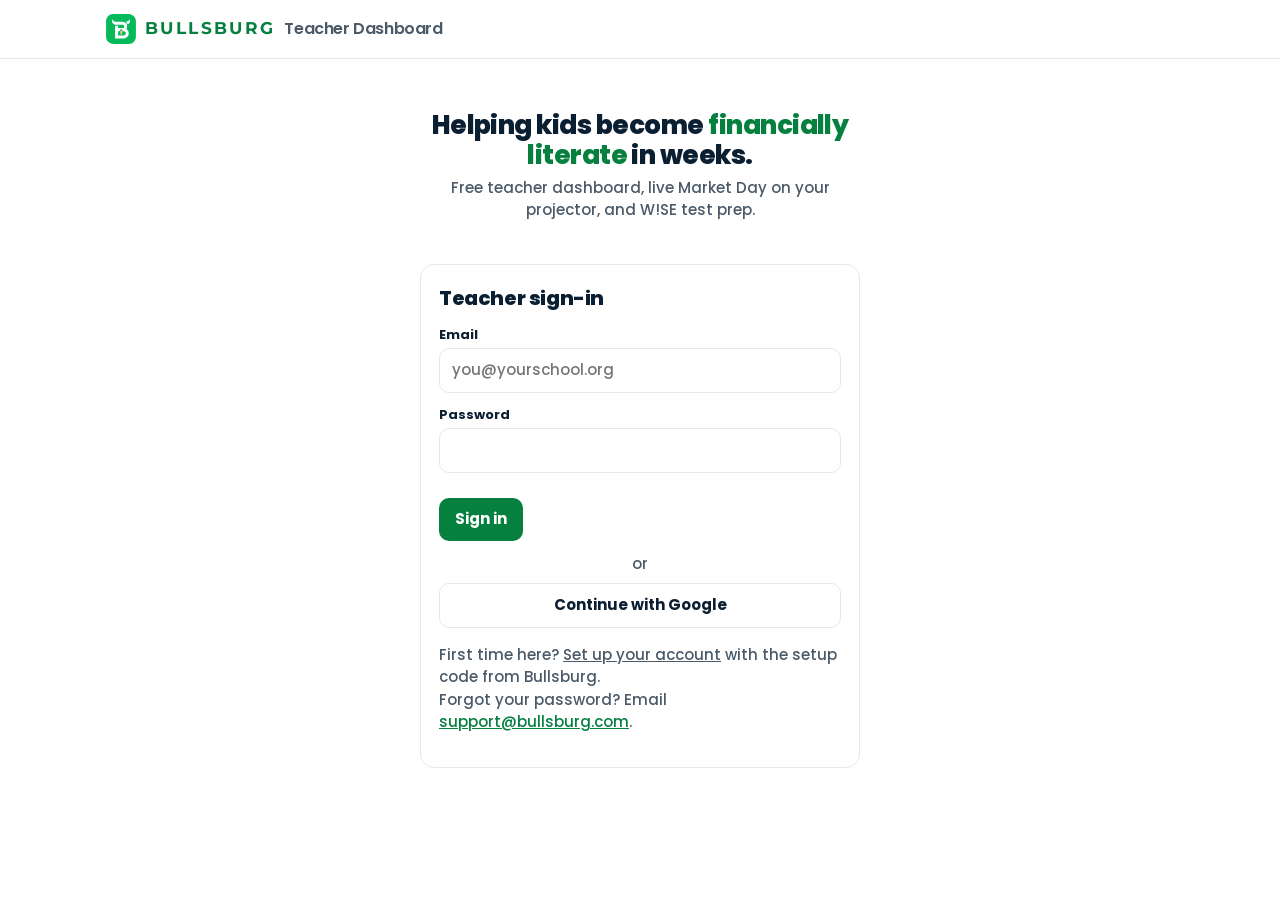
<file: teacher.html>
<!doctype html>
<html lang="en"><head><meta charset="utf-8">
<meta name="viewport" content="width=device-width,initial-scale=1">
<title>Bullsburg Teacher Dashboard</title>
<meta name="description" content="See your students' progress in Bullsburg, the stock market learning game.">
<meta http-equiv="Content-Security-Policy" content="default-src 'self'; script-src 'self' 'unsafe-inline'; style-src 'self' 'unsafe-inline'; img-src 'self' data:; font-src 'self'; connect-src 'self' https://nvjlgiohvctocgbpegvi.supabase.co; object-src 'none'; base-uri 'none'; form-action 'none'">
<meta name="referrer" content="no-referrer"><meta name="robots" content="noindex">
<link rel="stylesheet" href="fonts.css">
<style>
:root{--bg:#F6F3EA;--card:#fff;--ink:#0A1F1A;--muted:#5B6B64;--line:#E2DDCE;--accent:#1F7A5A;--sun:#F2B632;--bad:#B4442C;color-scheme:light}
*{box-sizing:border-box}body{margin:0;background:var(--bg);color:var(--ink);font:15px/1.5 'Atkinson Hyperlegible',system-ui,sans-serif}
header{background:var(--ink);color:#fff}header .w{display:flex;align-items:center;justify-content:space-between;gap:12px;padding-block:14px}
.w{max-width:1100px;margin:0 auto;padding-inline:16px}h1,h2{font-family:Fraunces,Georgia,serif;margin:0}h1{font-size:22px}h2{font-size:20px}
.brand{display:flex;align-items:center;gap:10px}.brand b{color:var(--sun)}
main{padding-block:24px 48px;display:grid;gap:18px}.card{background:var(--card);border:1px solid var(--line);border-radius:14px;padding:18px}
.narrow{max-width:440px;margin:24px auto}label{display:block;font-weight:700;font-size:13px;margin:12px 0 4px}
input{width:100%;font:inherit;padding:10px 12px;border:1px solid var(--line);border-radius:10px;background:#fff}input:focus{outline:2px solid var(--accent);border-color:transparent}
.btn{font:inherit;font-weight:700;border:0;border-radius:10px;padding:10px 16px;background:var(--accent);color:#fff;cursor:pointer}.btn:disabled{opacity:.55;cursor:default}
.btn.ghost{background:transparent;color:var(--ink);border:1px solid var(--line)}.btn.sm{padding:6px 10px;font-size:13px}.btn.link{background:none;color:inherit;border:0;padding:0;text-decoration:underline;font-weight:400}
header .btn.ghost{color:#fff;border-color:#ffffff40}
.row{display:flex;gap:10px;align-items:center;flex-wrap:wrap}.muted{color:var(--muted)}.err{color:var(--bad);min-height:1.4em;font-size:14px;margin-top:6px}
.stats{display:grid;grid-template-columns:repeat(auto-fit,minmax(150px,1fr));gap:12px}.stat{background:var(--bg);border-radius:10px;padding:12px}.stat span{display:block;font-size:12px;color:var(--muted)}.stat b{font-size:20px}
.classes{display:flex;gap:8px;flex-wrap:wrap}.cls{border:1px solid var(--line);background:#fff;border-radius:10px;padding:8px 12px;cursor:pointer;font:inherit;text-align:left}.cls[aria-pressed=true]{border-color:var(--accent);box-shadow:0 0 0 2px var(--accent) inset}
.cls small{display:block;color:var(--muted);font-size:12px}
.code{font-family:'JetBrains Mono',monospace;font-weight:700;letter-spacing:3px;background:#FFF5D6;border-radius:8px;padding:4px 10px;font-size:20px}
.tw{overflow-x:auto}table{border-collapse:collapse;width:100%;min-width:1000px;font-size:14px}th,td{padding:9px 10px;border-bottom:1px solid var(--line);text-align:left;vertical-align:top}th{font-size:12px;color:var(--muted);font-weight:700;cursor:pointer;white-space:nowrap}
td.n{text-align:right;font-variant-numeric:tabular-nums}th.n{text-align:right}
.bar{height:6px;background:var(--line);border-radius:3px;margin-top:4px;min-width:80px}.bar i{display:block;height:100%;background:var(--accent);border-radius:3px}
.tag{display:inline-block;font-size:12px;border-radius:999px;padding:1px 8px;background:#FBE3DC;color:var(--bad)}.ok{background:#DDF1E7;color:#17664A}
.empty{padding:20px;text-align:center;color:var(--muted)}[hidden]{display:none!important}
#s-dash>*,main>*{min-width:0}
tfoot td{font-weight:700;background:var(--bg)}.up{color:var(--accent);font-weight:700}.dn{color:var(--bad);font-weight:700}
.tp{display:grid;grid-template-columns:minmax(0,1fr) 2fr 48px;gap:8px;align-items:center;font-size:14px;padding:4px 0}.tp .bar{margin:0}.tp.weak .bar i{background:var(--bad)}
.sponsor{margin-top:8px;font-size:14px;color:var(--muted)}.sw{display:inline-flex;gap:6px;align-items:center;font-size:13px;font-weight:400;margin:0}.sw input{width:auto}
.lgt{min-width:0}.lgt tr.me td{font-weight:700;color:var(--accent)}
@media print{header,#s-email,#s-code,#s-no,.noprint,.cls-card,#c-league,th:last-child,td:last-child{display:none!important}body{background:#fff}.card{border:0;padding:0;margin-bottom:14px}main{padding:0}table{min-width:0;font-size:11px}.tw{overflow:visible}.printhead{display:block!important}}

/* phone safety net: nothing may push the page wider than the screen */
html,body{overflow-wrap:break-word}img,video,svg,canvas,iframe{max-width:100%}pre{white-space:pre-wrap}
@media(max-width:600px){.tp{grid-template-columns:minmax(0,1fr) 70px 44px}.stats{grid-template-columns:1fr 1fr}}
</style><style id="bb17">/* Bullsburg 1.7 brand */:root{--bg:#FFFFFF;--card:#FFFFFF;--ink:#0B1F33;--muted:#4A5A68;--line:#E3EAE7;--accent:#05803F;--sun:#05803F;--gold:#05803F}body{background:#fff;color:var(--ink);font-family:Poppins,system-ui,sans-serif}h1,h2,h3{font-family:Poppins,system-ui,sans-serif!important;font-weight:800;letter-spacing:-.02em}a{color:var(--accent)}.bbbar{position:sticky;top:0;z-index:5;background:#fff;border-bottom:1px solid var(--line)}.bbbar .bw{max-width:1040px;margin:0 auto;padding:12px 16px;display:flex;align-items:center;justify-content:space-between;gap:12px}.bbl{display:flex;align-items:center;gap:9px;text-decoration:none}.bbl b{font-family:Montserrat,Poppins,sans-serif;font-weight:700;font-size:17px;letter-spacing:.14em;color:#05803F}.bbcta{background:#05803F;color:#fff!important;text-decoration:none;font-weight:700;border-radius:999px;padding:9px 18px;font-size:15px;white-space:nowrap}.bbhero{background:#fff!important;color:var(--ink)!important;padding:44px 16px 20px!important}.bbhero b{color:var(--ink)}.bbhero a{color:var(--accent)!important}.pill{display:inline-block;background:#E6F6EC;color:#05803F;font-weight:700;font-size:14px;padding:6px 14px;border-radius:999px;margin-bottom:12px}.bbhero h1{font-size:clamp(32px,5vw,48px);line-height:1.08;margin:0 0 12px}.bbhero h1 em{font-style:normal;color:#05803F}.bbhero .sub{font-size:19px;color:var(--muted);margin:0}.kick{font-size:13px;font-weight:800;letter-spacing:.12em;text-transform:uppercase;margin-bottom:8px}.psr{max-width:760px;margin:0 auto;padding:0 16px}.psr h2{font-size:26px;line-height:1.15;margin:0 0 14px}.psr .blk{padding:26px 0;border-top:1px solid var(--line)}.psr .cards{display:grid;grid-template-columns:repeat(auto-fit,minmax(200px,1fr));gap:12px}.psr .c{background:#fff;border:1px solid var(--line);border-radius:16px;padding:14px 16px;box-shadow:0 2px 10px rgba(11,31,51,.05)}.psr .c b{display:block;font-size:17px}.psr .c span{color:var(--muted);font-size:15px}.psr .res{background:#05803F;color:#fff;border-radius:20px;padding:22px 22px;margin:8px 0 20px}.psr .res h2{color:#fff}.psr .res ul{list-style:none;padding:0;margin:0;display:grid;grid-template-columns:repeat(auto-fit,minmax(170px,1fr));gap:10px}.psr .res li{background:rgba(255,255,255,.14);border-radius:12px;padding:10px 12px;font-weight:700;margin:0}.psr .res li::before{content:"\2713  ";color:#EBC77C}header{background:#fff!important;color:var(--ink)!important;border-bottom:1px solid var(--line)}header .btn.ghost{color:var(--ink)!important;border-color:var(--line)!important}#who{color:var(--muted)!important}.brand h1{display:flex;align-items:center;gap:9px;font-size:20px}.brand .bbw{font-family:Montserrat,Poppins,sans-serif;font-weight:700;letter-spacing:.14em;color:#05803F;font-size:17px}.brand h1 span{color:var(--muted);font-weight:600;font-size:16px}.code{background:#E6F6EC}.bbtag{max-width:440px;margin:28px auto 0;text-align:center}.bbtag h2{font-size:26px;line-height:1.15;margin:0 0 6px}.bbtag h2 em{font-style:normal;color:#05803F}.bbtag p{margin:0;color:var(--muted)}</style><link rel="icon" type="image/png" sizes="48x48" href="/bullsburg-icon-48.png"><link rel="icon" type="image/png" sizes="96x96" href="/bullsburg-icon-96.png"><link rel="icon" type="image/png" sizes="192x192" href="/bullsburg-icon-192.png"><link rel="icon" href="/favicon.ico" sizes="any"><link rel="apple-touch-icon" href="/apple-touch-icon.png"></head><body>
<header><div class="w"><div class="brand"><h1><img src="bullsburg-mark.svg" alt="" width="30" height="30"><b class="bbw">BULLSBURG</b> <span>Teacher Dashboard</span></h1></div><div class="row"><span id="who" class="muted" style="color:#cfe"></span><button class="btn ghost sm" id="out" hidden>Sign out</button></div></div></header>
<main class="w">
<div class="bbtag noprint" id="bbtag"><h2>Helping kids become <em>financially literate</em> in weeks.</h2><p>Free teacher dashboard, live Market Day on your projector, and W!SE test prep.</p></div>

<section class="card narrow" id="s-email" hidden>
  <h2>Teacher sign-in</h2>
  <label for="em">Email</label><input id="em" type="email" autocomplete="username" placeholder="you@yourschool.org">
  <label for="pw">Password</label><input id="pw" type="password" autocomplete="current-password">
  <div class="err" id="em-err" aria-live="polite"></div><button class="btn" id="em-go">Sign in</button><div id="g-wrap" hidden style="margin-top:12px"><div class="muted" style="text-align:center;margin:4px 0 8px">or</div><button class="btn ghost" id="g-go" style="width:100%">Continue with Google</button></div>
  <p class="muted" style="margin-top:16px">First time here? <button class="btn link" id="to-setup">Set up your account</button> with the setup code from Bullsburg.<br>Forgot your password? Email <a href="mailto:support@bullsburg.com">support@bullsburg.com</a>.</p>
</section>

<section class="card narrow" id="s-code" hidden>
  <h2>Set up your teacher account</h2><p class="muted">Use the 8-character setup code Bullsburg gave you. You only need it once.</p>
  <label for="cd">Setup code</label><input id="cd" autocomplete="off" autocapitalize="characters" spellcheck="false" maxlength="12" style="font-size:20px;letter-spacing:4px;text-transform:uppercase">
  <label for="em2">Your school email</label><input id="em2" type="email" autocomplete="username" placeholder="you@yourschool.org">
  <label for="pw2">Create a password (at least 8 characters)</label><input id="pw2" type="password" autocomplete="new-password" minlength="8">
  <div class="err" id="cd-err" aria-live="polite"></div><div class="row"><button class="btn" id="cd-go">Create account</button><button class="btn ghost" id="cd-back">I already have an account</button></div>
</section>

<section class="card narrow" id="s-no" hidden>
  <h2>Link your account to your school</h2><p>You're signed in as <b id="no-em"></b>, but this account isn't linked to a school yet. Enter the setup code from Bullsburg.</p>
  <label for="cd3">Setup code</label><input id="cd3" autocomplete="off" autocapitalize="characters" maxlength="12" style="font-size:20px;letter-spacing:4px;text-transform:uppercase">
  <div class="err" id="cd3-err" aria-live="polite"></div><div class="row"><button class="btn" id="cd3-go">Link account</button><button class="btn ghost" id="no-out">Sign out</button></div>
  <p class="muted">Don't have a code? To set up your school or start a free pilot, email <a href="mailto:support@bullsburg.com">support@bullsburg.com</a>.</p>
</section>

<section id="s-dash" hidden style="display:grid;gap:18px">
  <div class="card"><div class="row" style="justify-content:space-between"><h2 id="sc-name">School</h2><span class="muted" id="sc-lic"></span></div>
    <div class="stats" style="margin-top:12px"><div class="stat"><span>Students signed in</span><b id="st-used">0</b></div><div class="stat"><span>Student spots</span><b id="st-seats">0</b></div><div class="stat"><span>License works through</span><b id="st-ends">-</b></div><div class="stat"><span>Your classes</span><b id="st-cls">0</b></div></div><div class="sponsor" id="sc-sp" hidden></div></div>

  <div class="card noprint" id="c-res"><div class="row" style="justify-content:space-between;align-items:center"><div><h2 style="margin:0">Teaching resources</h2><p class="muted" style="margin:4px 0 0">10 ready-to-teach lesson plans paired with free Khan Academy and NGPF lessons, plus 3 no-prep sub plans. Pick a class below to start a live <b>Market Day</b> or <b>Quiz Battle</b> on your projector.</p></div><a class="btn" href="lessons.html" target="_blank" rel="noopener">Lesson and sub plans</a></div></div>
  <div class="card cls-card"><div class="row" style="justify-content:space-between"><h2>Your classes</h2>
      <div class="row"><input id="new-name" placeholder="New class name, e.g. Period 3 EPF" maxlength="60" style="width:260px"><button class="btn" id="new-go">Create class</button></div></div>
    <div class="err" id="new-err" aria-live="polite"></div>
    <div class="classes" id="cls-list"></div>
    <p class="muted" id="cls-help" style="margin:10px 0 0">Students join a class in the app: <b>I'm a student</b> → type the class code and their name. Each student gets a private student key (shown below) for signing in on another device.</p></div>

  <div class="card" id="c-report" hidden>
    <div class="printhead" style="display:none"><b>Bullsburg class report</b> · <span id="pr-date"></span></div>
    <div class="row" style="justify-content:space-between"><h2>Class summary: <span id="rp-name"></span></h2>
      <div class="row noprint"><label class="sw"><input type="checkbox" id="lg-on"> Class league on</label><label class="sw" title="Off by default. When on, students 13 and older get written feedback from an AI (Claude, by Anthropic) on their Teach it back answers. Students under 13 never use it."><input type="checkbox" id="ai-on"> AI feedback (13+)</label><button class="btn ghost sm" id="print">Print report</button></div></div>
    <div class="stats" style="margin-top:12px"><div class="stat"><span>Average W!SE readiness</span><b id="rp-ready">-</b></div><div class="stat"><span>Ready to pass (70%+)</span><b id="rp-pass">-</b></div>
      <div class="stat"><span>Start-of-course check</span><b id="rp-pre">-</b></div><div class="stat"><span>End-of-course check</span><b id="rp-post">-</b></div><div class="stat"><span>Average growth</span><b id="rp-grow">-</b></div>
      <div class="stat"><span>Avg. learning time, last 7 days</span><b id="rp-mins">-</b></div><div class="stat"><span>Warm-up guess → after the lesson</span><b id="rp-warm">-</b></div></div>
    <p class="muted" style="font-size:13px;margin:8px 0 0">Aim for at least 40 minutes a week (for example, two 20-minute sessions) for 10 weeks or more. In research, more time spent on financial education led to more learning.</p>
    <h3 style="margin:16px 0 6px;font-size:16px">W!SE topics: class average</h3><div id="rp-topics"></div>
    <p class="muted" style="font-size:13px;margin-bottom:0">Readiness blends each student's last 20 answers in every W!SE topic. Red topics are below the 70% passing line and are good candidates for a whole-class review.</p>
  </div>

  <div class="card" id="c-students" hidden>
    <div class="row" style="justify-content:space-between"><div><h2 id="cl-name">Class</h2><p class="muted" style="margin:2px 0 0">Class code <span class="code" id="cl-code"></span></p></div>
      <div class="row noprint"><a class="btn ghost sm" id="gc-share" target="_blank" rel="noopener" title="Post a join link to Google Classroom">Share to Google Classroom</a><button class="btn sm" id="lv-market" title="Open on the projector">&#9654; Market Day</button><button class="btn sm" id="lv-quiz" title="Open on the projector">&#9654; Quiz Battle</button><button class="btn ghost sm" id="refresh">Refresh</button><button class="btn ghost sm" id="csv">Download CSV</button></div></div>
    <div class="tw" style="margin-top:12px"><table><thead><tr>
      <th data-k="name">Student</th><th data-k="cleared">Stages cleared</th><th class="n" data-k="stars">Stars</th><th class="n" data-k="level">Level</th>
      <th class="n" data-k="ready">W!SE ready</th><th class="n" data-k="pre">Start check</th><th class="n" data-k="post">End check</th><th class="n" data-k="grow">Growth</th><th class="n" data-k="accuracy">Quiz accuracy</th><th class="n" data-k="to_review">To review</th><th class="n" data-k="tbp" title="Teach it back: the share of key points students covered when explaining lessons in their own words">Teach it back</th><th class="n" data-k="mins7" title="Minutes of active learning in the last 7 days">Time (7 days)</th><th class="n" data-k="streak">Streak</th><th data-k="next_stage">Working on</th><th data-k="last">Last active</th><th></th></tr></thead>
      <tbody id="rows"></tbody><tfoot id="foot"></tfoot></table></div>
    <p class="muted" style="font-size:13px">W!SE ready is the student's readiness for a financial literacy test like the W!SE Financial Literacy Certification Test (70% usually passes). Bullsburg gives practice only; the official test is given by the school. Pass chance is the app's estimate of the student passing the real test today, based on practice and full practice tests. Start and end checks are 21-question skills checks students take in the app's W!SE Prep. Quiz accuracy is the share of all quiz answers the student got right. "To review" counts questions the student most recently got wrong; they can practice those in Study Hall.</p>
  </div>
  <div class="card" id="c-league">
    <div class="row" style="justify-content:space-between"><h2>School league</h2><button class="btn ghost sm" id="lg-load">Show standings</button></div>
    <div id="lg-body"><p class="muted" style="margin:6px 0 0">Compare every class at your school, and see your division tournament when one is running.</p></div></div>
</section>
</main>
<script>window.TT_SB = {"url": "https://nvjlgiohvctocgbpegvi.supabase.co", "key": "sb_publishable_uY-81hCWhNXbnreZKwT7Tg_USO1Wljj", "google": true};</script>
<script src="cloud.js"></script>
<script>
(function () {
  var JOIN_BASE = new URL('./', location.href).href;
  var C = window.TickerCloud, $ = function (s) { return document.querySelector(s); }, ME = null, CUR = null, ROWS = [], SORT = 'name', DIR = 1, EM = '';
  var fk = function (k) { k = String(k || ''); return k.length > 5 ? k.slice(0, 5) + '-' + k.slice(5) : k; };
  var esc = function (t) { return String(t == null ? '' : t).replace(/[&<>"']/g, function (c) { return { '&': '&amp;', '<': '&lt;', '>': '&gt;', '"': '&quot;', "'": '&#39;' }[c]; }); };
  function show(id) { ['#s-email', '#s-code', '#s-no', '#s-dash'].forEach(function (s) { $(s).hidden = s !== id; }); $('#out').hidden = id === '#s-email' || id === '#s-code'; }
  function friendly(e) { if (!navigator.onLine) return 'You look offline.'; var m = (e && e.message) || ''; if (/rate|seconds|many/i.test(m)) return 'Too many tries. Wait a minute and try again.'; if (/invalid login|credentials/i.test(m)) return 'That email and password don\u2019t match.'; if (/password/i.test(m)) return m; return 'Something went wrong. Please try again.'; }
  if (!C || !C.configured()) { show('#s-email'); $('#em-err').textContent = 'The dashboard isn\u2019t connected yet. Please check back soon.'; $('#em-go').disabled = true; return; }
  if (C.google()) { $('#g-wrap').hidden = false; $('#g-go').onclick = function () { C.googleSignIn(); }; }
  if (C.oauthError()) $('#em-err').textContent = 'Google sign-in didn\u2019t finish: ' + C.oauthError();
  var okEmail = function (em) { return /^[^@\s]+@[^@\s]+\.[^@\s]+$/.test(em); };
  $('#em-go').onclick = function () { var em = $('#em').value.trim(), pw = $('#pw').value, b = this; if (!okEmail(em) || !pw) { $('#em-err').textContent = 'Type your email and password.'; return; }
    b.disabled = true; b.textContent = 'Signing in\u2026'; C.signIn(em, pw).then(start).catch(function (e) { $('#em-err').textContent = friendly(e); }).then(function () { b.disabled = false; b.textContent = 'Sign in'; }); };
  $('#pw').onkeydown = function (e) { if (e.key === 'Enter') $('#em-go').click(); };
  $('#to-setup').onclick = function () { show('#s-code'); $('#cd').focus(); };
  $('#cd-back').onclick = function () { show('#s-email'); };
  function claim(code, errEl) { return C.rpc('claim_teacher', { p_code: code }, true).then(function (r) { if (r && r.ok) return start(); errEl.textContent = 'That setup code didn\u2019t work. It may already be used. Email support@bullsburg.com for a new one.'; show(errEl.id === 'cd3-err' ? '#s-no' : '#s-code'); }); }
  $('#cd-go').onclick = function () { var code = $('#cd').value.trim(), em = $('#em2').value.trim(), pw = $('#pw2').value, b = this, err = $('#cd-err');
    if (code.replace(/\W/g, '').length < 8) { err.textContent = 'Type the 8-character setup code.'; return; } if (!okEmail(em)) { err.textContent = 'Type your school email.'; return; } if (pw.length < 8) { err.textContent = 'Use at least 8 characters for your password.'; return; }
    b.disabled = true; b.textContent = 'Creating\u2026';
    C.signUp(em, pw).catch(function (e) { if (/already|registered|exists/i.test(e.message)) return C.signIn(em, pw); if (e.message === 'confirm') throw new Error('Account sign-up needs one more setting in Supabase (turn off Confirm email).'); throw e; })
      .then(function () { return claim(code, err); }).catch(function (e) { err.textContent = /Supabase/.test(e.message) ? e.message : friendly(e); }).then(function () { b.disabled = false; b.textContent = 'Create account'; }); };
  $('#cd3-go').onclick = function () { var b = this; b.disabled = true; claim($('#cd3').value.trim(), $('#cd3-err')).catch(function (e) { $('#cd3-err').textContent = friendly(e); }).then(function () { b.disabled = false; }); };
  function signOut(why) { C.signOut(); try { localStorage.removeItem('bullsburg.tlast'); if (why) sessionStorage.setItem('bullsburg.tout', why); } catch (e) {} location.reload(); }
  /* Shared computers: sign out on its own after 30 minutes with no activity, so students never see the class list. */
  var T_IDLE = 30 * 60000, tl = Date.now();
  function tTouch() { tl = Date.now(); try { localStorage.setItem('bullsburg.tlast', String(tl)); } catch (e) {} }
  ['pointerdown', 'keydown', 'scroll'].forEach(function (ev) { document.addEventListener(ev, function () { if (Date.now() - tl > 15000) tTouch(); }, { capture: true, passive: true }); });
  setInterval(function () { if (C.signedIn() && Date.now() - tl > T_IDLE) signOut('idle'); }, 30000);
  (function () { var last = 0; try { last = +localStorage.getItem('bullsburg.tlast') || 0; } catch (e) {}
    if (C.signedIn() && last && Date.now() - last > T_IDLE) { C.signOut(); try { localStorage.removeItem('bullsburg.tlast'); sessionStorage.setItem('bullsburg.tout', 'idle'); } catch (e) {} } else tTouch();
    var why = null; try { why = sessionStorage.getItem('bullsburg.tout'); sessionStorage.removeItem('bullsburg.tout'); } catch (e) {}
    if (why) setTimeout(function () { var e = $('#em-err'); if (e && !e.textContent) e.textContent = why === 'idle' ? 'You were signed out after 30 minutes without activity. Sign in again to keep going.' : 'You’re signed out.'; }, 50); })();
  $('#out').onclick = function () { signOut('manual'); }; $('#no-out').onclick = function () { signOut('manual'); };

  function start() { return C.rpc('teacher_me', {}, true).then(function (t) {
      ME = t; $('#who').textContent = t.email || C.email() || '';
      if (!t.teacher) { $('#no-em').textContent = C.email() || 'this account'; show('#s-no'); return; }
      $('#sc-name').textContent = t.school; $('#st-used').textContent = t.students_used; $('#st-seats').textContent = t.seats; $('#st-ends').textContent = t.ends_on;
      var left = Math.round((new Date(t.ends_on) - new Date()) / 864e5); $('#sc-lic').innerHTML = left < 0 ? '<span class="tag">License ended</span>' : left < 31 ? '<span class="tag">Renews soon</span>' : '<span class="tag ok">Active</span>';
      $('#st-cls').textContent = t.classes.length; paintClasses(); show('#s-dash');
      var sp = t.sponsor; $('#sc-sp').hidden = !(sp && sp.name); if (sp && sp.name) $('#sc-sp').innerHTML = 'Your Bullsburg license is sponsored by <b>' + esc(sp.name) + '</b>' + (sp.note ? ' · ' + esc(sp.note) : '') + '. Students see this in the app.';
      if (!CUR && t.classes.length) pick(t.classes[t.classes.length - 1].id); else if (CUR) pick(CUR);
    }).catch(function (e) { if (e.status === 401) signOut(); else alert(friendly(e)); }); }
  function paintClasses() { var box = $('#cls-list'); box.innerHTML = ME.classes.length ? '' : '<p class="muted">No classes yet. Create one above to get a class code.</p>';
    ME.classes.forEach(function (c) { var b = document.createElement('button'); b.className = 'cls'; b.setAttribute('aria-pressed', c.id === CUR);
      b.innerHTML = '<b>' + esc(c.name) + '</b><small>Code ' + esc(c.code) + ' · ' + c.students + ' student' + (c.students === 1 ? '' : 's') + '</small>'; b.onclick = function () { pick(c.id); }; box.appendChild(b); }); }
  $('#new-go').onclick = function () { var n = $('#new-name').value.trim(), b = this; if (!n) { $('#new-err').textContent = 'Give the class a name.'; return; }
    b.disabled = true; C.rpc('create_class', { p_name: n }, true).then(function (r) { if (!r.ok) { $('#new-err').textContent = r.reason === 'too_many' ? 'You can have up to 30 classes.' : 'Couldn’t create the class.'; return; }
      $('#new-name').value = ''; $('#new-err').textContent = ''; CUR = null; return start().then(function () { var c = ME.classes.find(function (x) { return x.code === r.code; }); if (c) pick(c.id); }); })
      .catch(function (e) { $('#new-err').textContent = friendly(e); }).then(function () { b.disabled = false; }); };

  function pick(id) { CUR = id; var c = ME.classes.find(function (x) { return x.id === id; }); if (!c) return; paintClasses();
    $('#c-students').hidden = false; $('#c-report').hidden = false; $('#cl-name').textContent = c.name; $('#rp-name').textContent = c.name; $('#lg-on').checked = c.league !== false; $('#ai-on').checked = c.ai_feedback === true;
    $('#cl-code').textContent = c.code; $('#gc-share').href = 'https://classroom.google.com/share?url=' + encodeURIComponent(JOIN_BASE + '?join=' + c.code); $('#rows').innerHTML = '<tr><td colspan="16" class="empty">Loading…</td></tr>';
    C.rpc('class_students', { p_class: id }, true).then(function (list) { ROWS = (list || []).map(function (s) { var m = s.summary || {}; return { id: s.id, name: s.name, key: s.key, cleared: m.cleared || 0, total: m.total || 0, stars: m.stars || 0, level: m.level || 1, rank: m.rank || '',
        accuracy: m.accuracy == null ? -1 : m.accuracy, to_review: m.to_review || 0, streak: m.streak || 0, next_stage: m.next_stage || '', last: s.updated_at || '', worlds: m.worlds || [],
        mins7: num(m.mins7), wb: num(m.warm_before), wa: num(m.warm_after), wl: m.warm_lessons || 0, tbp: num(m.teach_pct), tbn: m.teach_lessons || 0, ready: num(m.ready), pass: num(m.pass), pre: num(m.pre), post: num(m.post), grow: num(m.pre) >= 0 && num(m.post) >= 0 ? m.post - m.pre : -999, topics: m.topics || {} }; }); paint(); report(); })
      .catch(function (e) { $('#rows').innerHTML = '<tr><td colspan="16" class="empty">' + esc(friendly(e)) + '</td></tr>'; }); }
  var num = function (v) { return typeof v === 'number' && isFinite(v) ? v : -1; };
  var TOPICS = [['income', 'Income, careers and taxes'], ['money', 'Money management and budgeting'], ['banking', 'Banking'], ['credit', 'Credit and debt'], ['investing', 'Saving and investing'], ['insurance', 'Insurance and protecting yourself'], ['future', 'College, housing and big purchases']];
  var avg = function (a) { a = a.filter(function (x) { return x >= 0; }); return a.length ? Math.round(a.reduce(function (s, x) { return s + x; }, 0) / a.length) : null; };
  var pc = function (v) { return v == null || v < 0 ? '-' : v + '%'; };
  var gr = function (v) { return v === -999 || v == null ? '-' : '<i style="font-style:normal" class="' + (v >= 0 ? 'up' : 'dn') + '">' + (v >= 0 ? '+' : '') + v + '</i>'; };
  function report() {
    var r = avg(ROWS.map(function (s) { return s.ready; })), pre = avg(ROWS.map(function (s) { return s.pre; })), post = avg(ROWS.map(function (s) { return s.post; }));
    var both = ROWS.filter(function (s) { return s.grow !== -999; }), g = both.length ? Math.round(both.reduce(function (a, s) { return a + s.grow; }, 0) / both.length) : null;
    $('#rp-ready').textContent = pc(r); $('#rp-pass').textContent = ROWS.length ? ROWS.filter(function (s) { return s.ready >= 70; }).length + ' of ' + ROWS.length : '-';
    var mn = avg(ROWS.map(function (s) { return s.mins7; })); $('#rp-mins').textContent = mn == null ? '-' : mn + ' min';
    var wr = ROWS.filter(function (s) { return s.wb >= 0 && s.wa >= 0 && s.wl > 0; }); $('#rp-warm').innerHTML = wr.length ? avg(wr.map(function (s) { return s.wb; })) + '% → ' + avg(wr.map(function (s) { return s.wa; })) + '% <small class="muted" style="font-size:12px;font-weight:400">(' + wr.length + ' students)</small>' : '-';
    $('#rp-pre').textContent = pc(pre); $('#rp-post').textContent = pc(post); $('#rp-grow').innerHTML = g == null ? '-' : gr(g) + ' points <small class="muted" style="font-size:12px;font-weight:400">(' + both.length + ' students)</small>';
    $('#rp-topics').innerHTML = TOPICS.map(function (tp) { var a = avg(ROWS.map(function (s) { var v = s.topics[tp[0]]; return typeof v === 'number' ? v : -1; }));
      return '<div class="tp' + (a != null && a < 70 ? ' weak' : '') + '"><span>' + tp[1] + '</span><div class="bar"><i style="width:' + (a || 0) + '%"></i></div><b>' + pc(a) + '</b></div>'; }).join('');
    $('#foot').innerHTML = ROWS.length ? '<tr><td>Class average</td><td>' + (avg(ROWS.map(function (s) { return s.cleared; })) || 0) + '</td><td class="n">' + (avg(ROWS.map(function (s) { return s.stars; })) || 0) + '</td><td class="n">' + (avg(ROWS.map(function (s) { return s.level; })) || 1) + '</td>' +
      '<td class="n">' + pc(r) + '</td><td class="n">' + pc(pre) + '</td><td class="n">' + pc(post) + '</td><td class="n">' + (g == null ? '-' : gr(g)) + '</td><td class="n">' + pc(avg(ROWS.map(function (s) { return s.accuracy; }))) + '</td><td></td><td class="n">' + pc(avg(ROWS.filter(function (s) { return s.tbp >= 0; }).map(function (s) { return s.tbp; }))) + '</td><td class="n">' + (avg(ROWS.map(function (s) { return s.mins7; })) == null ? '-' : avg(ROWS.map(function (s) { return s.mins7; })) + ' min') + '</td><td colspan="4"></td></tr>' : '';
  }
  $('#print').onclick = function () { $('#pr-date').textContent = new Date().toLocaleDateString(); window.print(); };
  $('#ai-on').onchange = function () { var box = this, on = box.checked;
    if (on && !confirm('Turn on AI feedback for this class?\n\nStudents 13 and older will get written feedback from an AI (Claude, by Anthropic) on their Teach it back answers. Their answers are screened for personal info, aren\'t stored by Bullsburg and aren\'t used to train AI. Students under 13 keep the built-in checker. You can turn this off at any time.')) { box.checked = false; return; }
    C.rpc('set_ai_feedback', { p_class: CUR, p_on: on }, true).then(function () { var c = ME.classes.find(function (x) { return x.id === CUR; }); if (c) c.ai_feedback = on; }).catch(function (e) { box.checked = !on; alert(friendly(e)); }); };
  $('#lg-on').onchange = function () { var on = this.checked; C.rpc('set_league', { p_class: CUR, p_on: on }, true).then(function () { var c = ME.classes.find(function (x) { return x.id === CUR; }); if (c) c.league = on; }).catch(function (e) { alert(friendly(e)); }); };
  function lgTable(rows, cols, heads) { return '<div class="tw"><table class="lgt"><thead><tr><th>#</th>' + heads.map(function (h) { return '<th>' + h + '</th>'; }).join('') + '</tr></thead><tbody>' + rows.map(function (r, i) { return '<tr' + (r.me || r.mine ? ' class="me"' : '') + '><td>' + (i + 1) + '</td>' + cols.map(function (c) { return '<td>' + c(r) + '</td>'; }).join('') + '</tr>'; }).join('') + '</tbody></table></div>'; }
  $('#lg-load').onclick = function () { var b = this; b.disabled = true; C.rpc('teacher_league', {}, true).then(function (d) { if (!d) return;
      var h = '<h3 style="font-size:16px;margin:12px 0 4px">Classes at ' + esc(ME.school) + '</h3>' + lgTable(d.classes, [function (r) { return esc(r.name) + (r.mine ? ' (yours)' : ''); }, function (r) { return r.students; }, function (r) { return pc(r.ready); }, function (r) { return r.cleared == null ? '-' : r.cleared; }, function (r) { return pc(r.pre) + ' → ' + pc(r.post); }],
        ['Class', 'Students', 'Avg W!SE ready', 'Avg stages', 'Start → end check']);
      var t = d.tournament;
      h += t ? '<h3 style="font-size:16px;margin:16px 0 4px">🏆 ' + esc(t.name) + ' <small class="muted">' + esc(t.starts_on) + ' to ' + esc(t.ends_on) + '</small></h3><p class="muted" style="margin:0 0 6px;font-size:13px">Schools in your division, ranked by average W!SE readiness of students active since the tournament started (3+ players to appear).</p>' +
        (t.rows.length ? lgTable(t.rows, [function (r) { return esc(r.school) + (r.me ? ' (you)' : ''); }, function (r) { return r.students; }, function (r) { return pc(r.ready); }], ['School', 'Players', 'Avg W!SE ready']) : '<p class="muted">No schools have 3 players yet.</p>')
        : '<p class="muted" style="margin-top:12px;font-size:13px">No division tournament is running. Want one for your division? Email <a href="mailto:support@bullsburg.com">support@bullsburg.com</a>.</p>';
      $('#lg-body').innerHTML = h; }).catch(function (e) { $('#lg-body').innerHTML = '<p class="err">' + esc(friendly(e)) + '</p>'; }).then(function () { b.disabled = false; }); };
  function ago(t) { if (!t) return '-'; var d = (Date.now() - new Date(t)) / 6e4; return d < 2 ? 'Just now' : d < 60 ? Math.round(d) + ' min ago' : d < 1440 ? Math.round(d / 60) + ' h ago' : Math.round(d / 1440) + ' days ago'; }
  function paint() { var r = ROWS.slice().sort(function (a, b) { var x = a[SORT], y = b[SORT]; return (typeof x === 'string' ? x.localeCompare(y) : x - y) * DIR; });
    $('#rows').innerHTML = r.length ? r.map(function (s) { var pct = s.total ? Math.round(100 * s.cleared / s.total) : 0;
      return '<tr><td><b>' + esc(s.name) + '</b><br><small class="muted">Key ' + esc(fk(s.key)) + '</small></td><td>' + s.cleared + ' of ' + s.total + '<div class="bar"><i style="width:' + pct + '%"></i></div></td><td class="n">' + s.stars + '</td><td class="n">' + s.level + '<br><small class="muted">' + esc(s.rank) + '</small></td>' +
        '<td class="n">' + pc(s.ready) + (s.pass >= 0 ? '<br><small class="muted" title="Estimated chance of passing the real test">' + s.pass + '% pass chance</small>' : '') + '</td><td class="n">' + pc(s.pre) + '</td><td class="n">' + pc(s.post) + '</td><td class="n">' + gr(s.grow) + '</td><td class="n">' + (s.accuracy < 0 ? '-' : s.accuracy + '%') + '</td><td class="n">' + (s.to_review ? '<span class="tag">' + s.to_review + '</span>' : '0') + '</td><td class="n">' + (s.tbp < 0 ? '-' : s.tbp + '%<br><small class="muted">' + s.tbn + (s.tbn === 1 ? ' lesson' : ' lessons') + '</small>') + '</td><td class="n">' + (s.mins7 < 0 ? '-' : s.mins7 + ' min') + '</td><td class="n">' + s.streak + (s.streak === 1 ? ' day' : ' days') + '</td><td>' + esc(s.next_stage) + '</td><td>' + ago(s.last) + '</td>' +
        '<td style="white-space:nowrap"><button class="btn link sm" data-rm="' + esc(s.id) + '" data-nm="' + esc(s.name) + '" aria-label="Remove ' + esc(s.name) + ' from this class">Remove</button> <button class="btn link sm dn" data-del="' + esc(s.id) + '" data-nm="' + esc(s.name) + '" aria-label="Permanently delete ' + esc(s.name) + '">Delete</button></td></tr>'; }).join('') : '<tr><td colspan="16" class="empty">No students yet. Share the class code <b>' + esc($('#cl-code').textContent) + '</b> with your students.</td></tr>';
    document.querySelectorAll('[data-rm]').forEach(function (b) { b.onclick = function () { if (!confirm('Remove ' + b.dataset.nm + ' from this class? Their progress is kept.')) return;
      C.rpc('remove_from_class', { p_class: CUR, p_student: b.dataset.rm }, true).then(function () { start(); }); }; });
    document.querySelectorAll('[data-del]').forEach(function (b) { b.onclick = function () { if (!confirm('Permanently delete ' + b.dataset.nm + '? Their name, student key and all progress are erased. This can\u2019t be undone.')) return;
      C.rpc('delete_student', { p_class: CUR, p_student: b.dataset.del }, true).then(function (ok) { if (!ok) alert('That student couldn\u2019t be deleted. Refresh and try again.'); start(); }).catch(function (e) { alert(friendly(e)); }); }; }); }
  document.querySelectorAll('th[data-k]').forEach(function (th) { th.onclick = function () { var k = th.dataset.k; DIR = SORT === k ? -DIR : (k === 'name' || k === 'next_stage' ? 1 : -1); SORT = k; paint(); }; });
  $('#refresh').onclick = function () { start(); };
  function live(kind) { var c = CUR && ME.classes.find(function (x) { return x.id === CUR; }); if (!c) return;
    window.open('index.html?host=' + encodeURIComponent(c.id) + '&kind=' + kind + '&cls=' + encodeURIComponent(c.name), '_blank'); }
  $('#lv-market').onclick = function () { live('market'); };
  $('#lv-quiz').onclick = function () { live('quiz'); };
  $('#csv').onclick = function () { var q = function (v) { v = String(v == null ? '' : v); return /[",\n]/.test(v) ? '"' + v.replace(/"/g, '""') + '"' : v; };
    var lines = [['Student', 'Student key', 'Stages cleared', 'Total stages', 'Stars', 'Level', 'W!SE readiness %', 'Start check %', 'End check %', 'Growth', 'Quiz accuracy %', 'To review', 'Teach it back %', 'Teach it back lessons', 'Minutes (7 days)', 'Warm-up %', 'After lesson %', 'Streak (days)', 'Working on', 'Last active']]
      .concat(ROWS.map(function (s) { var b = function (v) { return v < 0 ? '' : v; }; return [s.name, fk(s.key), s.cleared, s.total, s.stars, s.level, b(s.ready), b(s.pre), b(s.post), s.grow === -999 ? '' : s.grow, s.accuracy < 0 ? '' : s.accuracy, s.to_review, b(s.tbp), s.tbn, b(s.mins7), b(s.wb), b(s.wa), s.streak, s.next_stage, s.last]; }));
    var a = document.createElement('a'); a.href = URL.createObjectURL(new Blob([lines.map(function (l) { return l.map(q).join(','); }).join('\n')], { type: 'text/csv' }));
    a.download = 'bullsburg-' + $('#cl-name').textContent.replace(/\W+/g, '-').toLowerCase() + '.csv'; a.click(); };
  if (C.signedIn()) start(); else show('#s-email');
})();
</script>
</body></html>
</file>
<file: fonts.css>
@font-face{font-family:'Fraunces';font-style:normal;font-weight:600;font-display:swap;src:url('fraunces-latin-600-normal.woff2') format('woff2')}
@font-face{font-family:'Fraunces';font-style:normal;font-weight:700;font-display:swap;src:url('fraunces-latin-700-normal.woff2') format('woff2')}
@font-face{font-family:'Fraunces';font-style:normal;font-weight:800;font-display:swap;src:url('fraunces-latin-800-normal.woff2') format('woff2')}
@font-face{font-family:'Atkinson Hyperlegible';font-style:normal;font-weight:400;font-display:swap;src:url('atkinson-hyperlegible-latin-400-normal.woff2') format('woff2')}
@font-face{font-family:'Atkinson Hyperlegible';font-style:normal;font-weight:700;font-display:swap;src:url('atkinson-hyperlegible-latin-700-normal.woff2') format('woff2')}
@font-face{font-family:'Atkinson Hyperlegible';font-style:italic;font-weight:400;font-display:swap;src:url('atkinson-hyperlegible-latin-400-italic.woff2') format('woff2')}
@font-face{font-family:'JetBrains Mono';font-style:normal;font-weight:500;font-display:swap;src:url('jetbrains-mono-latin-500-normal.woff2') format('woff2')}
@font-face{font-family:'JetBrains Mono';font-style:normal;font-weight:700;font-display:swap;src:url('jetbrains-mono-latin-700-normal.woff2') format('woff2')}
@font-face{font-family:'Poppins';font-style:normal;font-weight:500;font-display:swap;src:url('poppins-latin-500-normal.woff2') format('woff2')}
@font-face{font-family:'Poppins';font-style:normal;font-weight:600;font-display:swap;src:url('poppins-latin-600-normal.woff2') format('woff2')}
@font-face{font-family:'Poppins';font-style:normal;font-weight:700;font-display:swap;src:url('poppins-latin-700-normal.woff2') format('woff2')}
@font-face{font-family:'Poppins';font-style:normal;font-weight:800;font-display:swap;src:url('poppins-latin-800-normal.woff2') format('woff2')}
@font-face{font-family:'Montserrat';font-style:normal;font-weight:700;font-display:swap;src:url('montserrat-latin-700-normal.woff2') format('woff2')}
</file>
